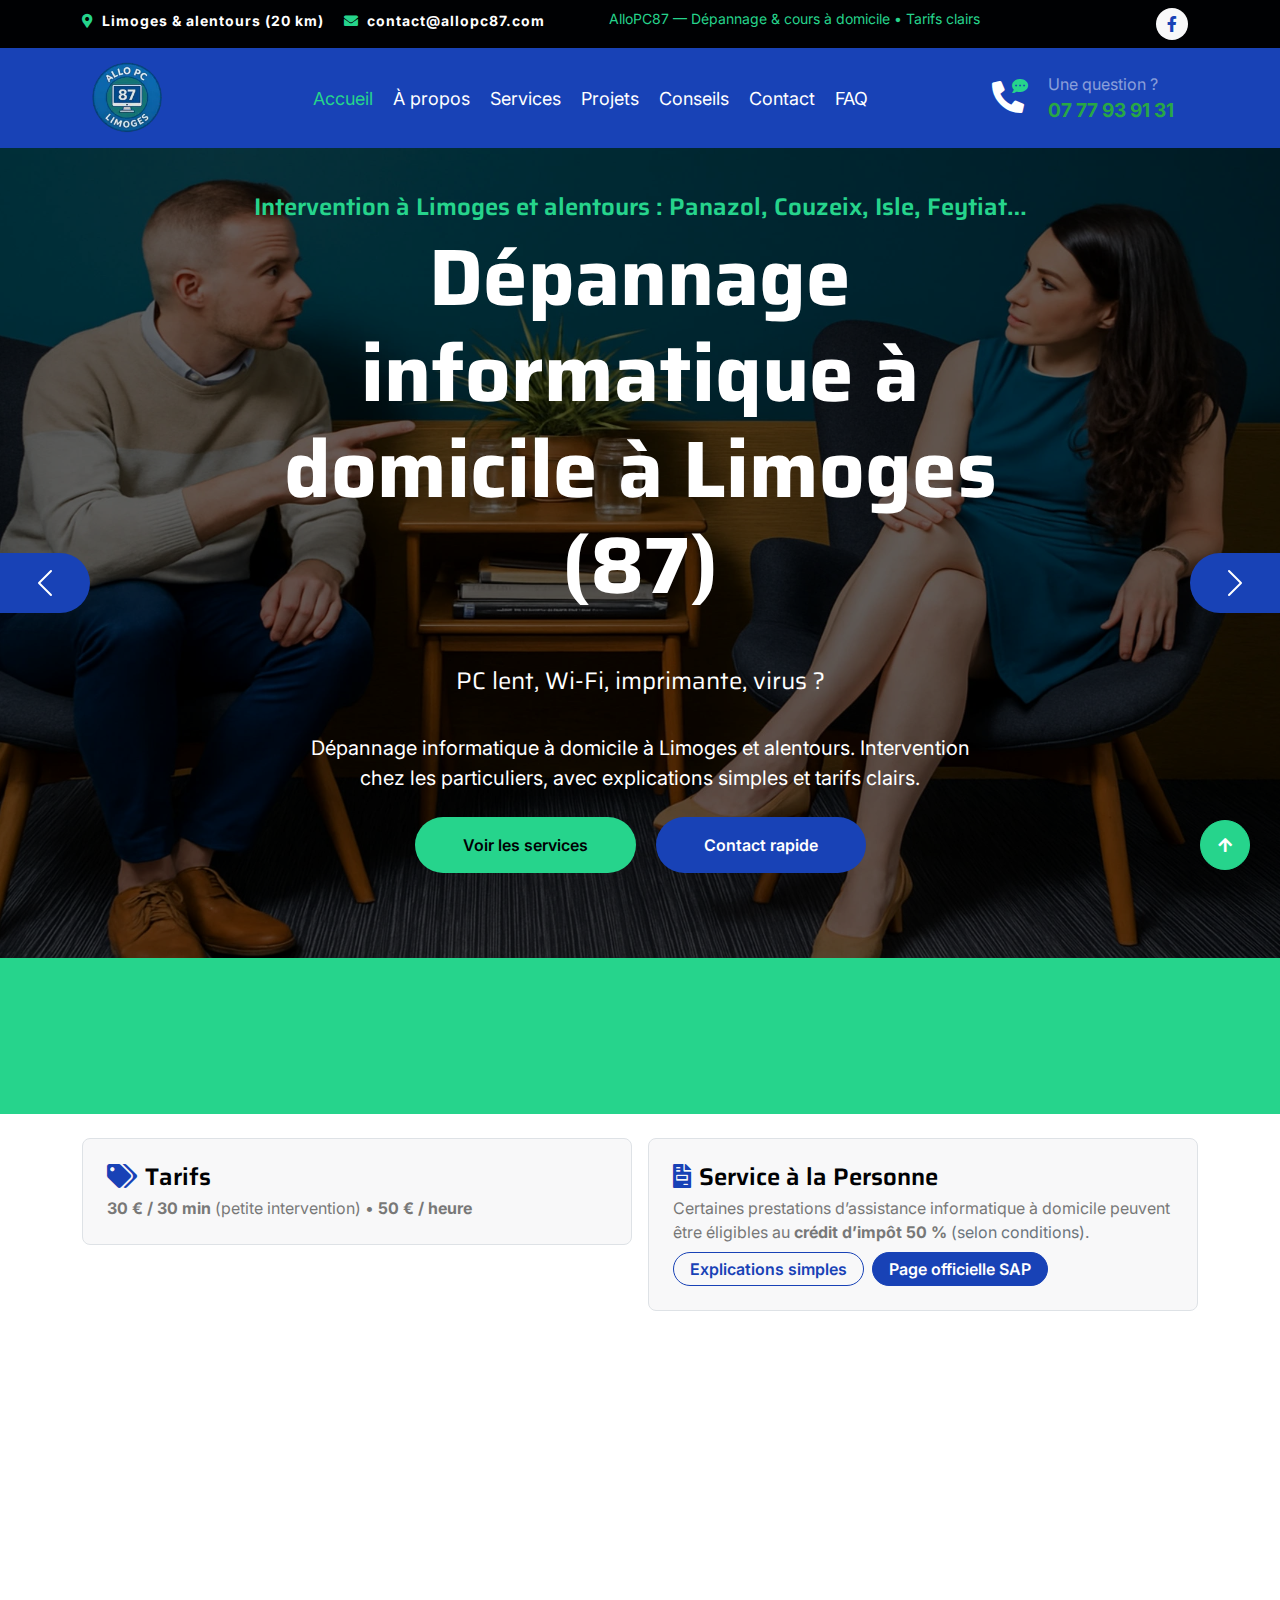
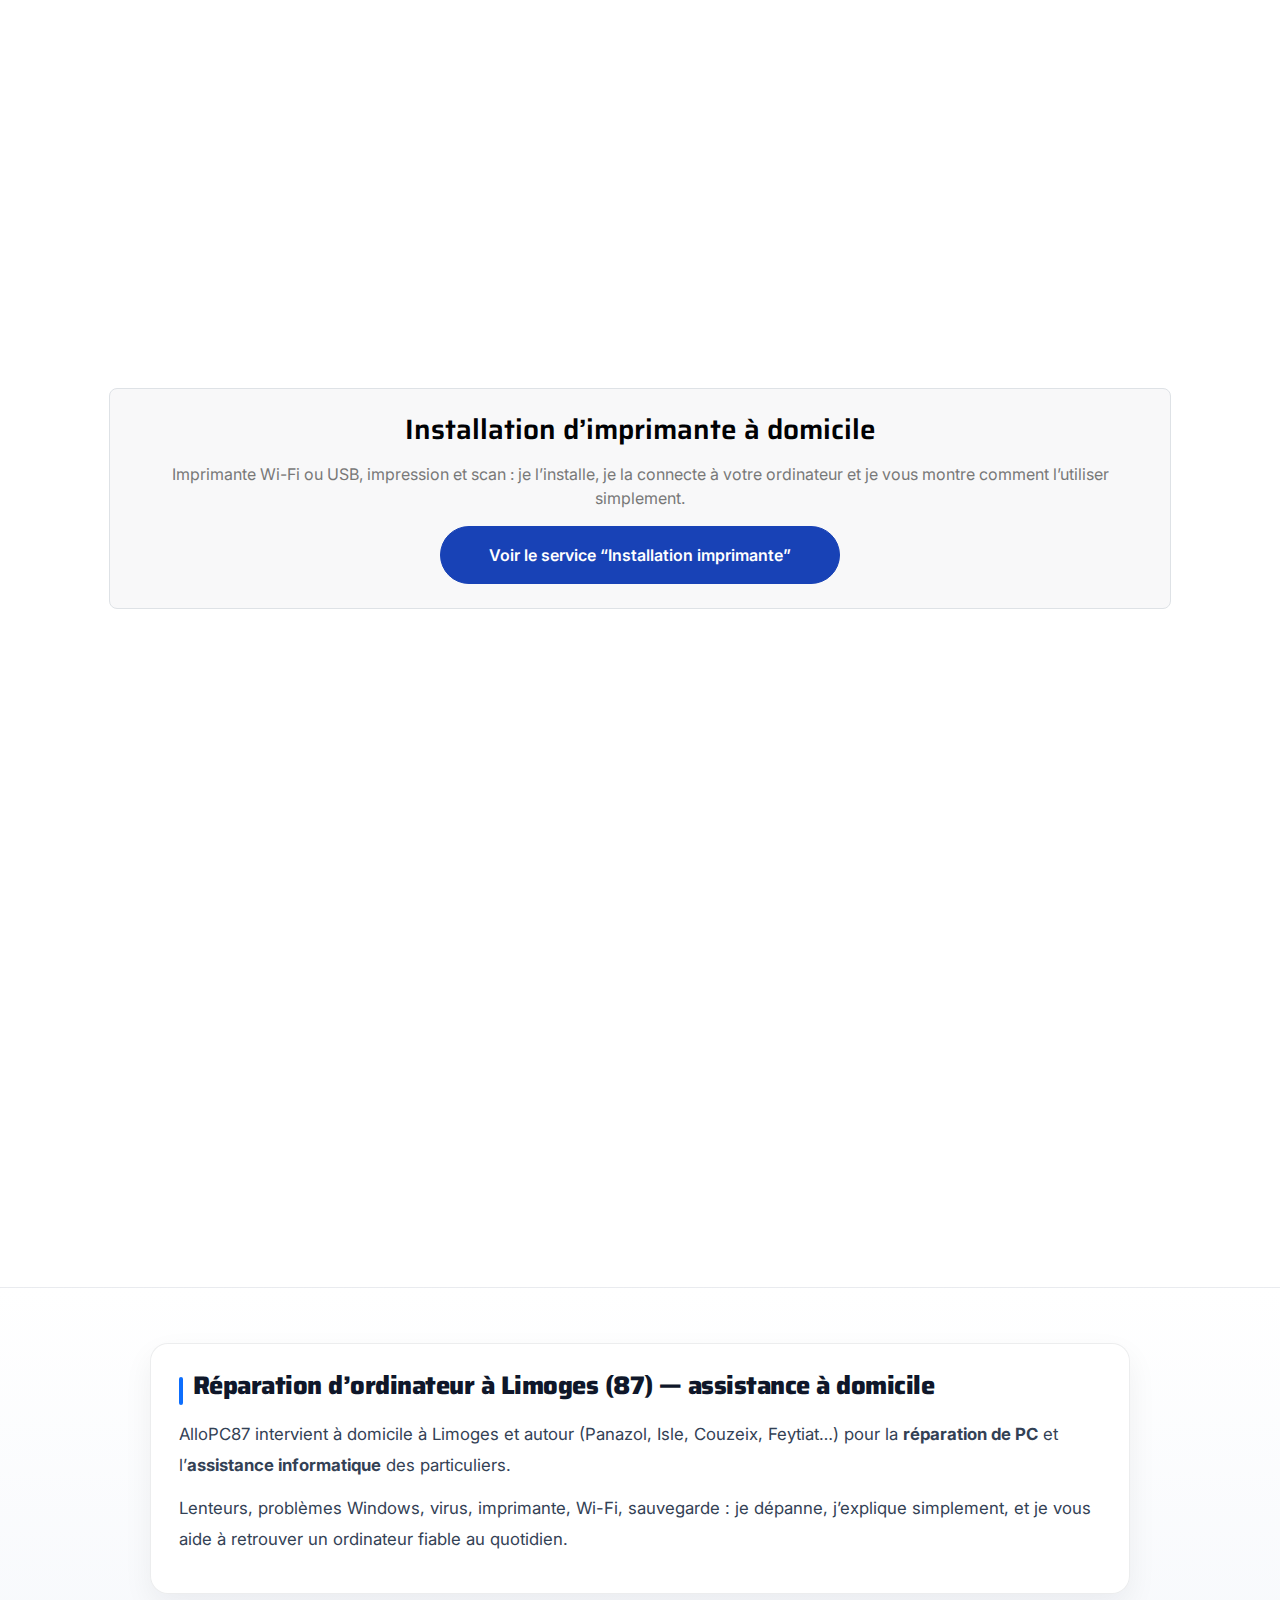
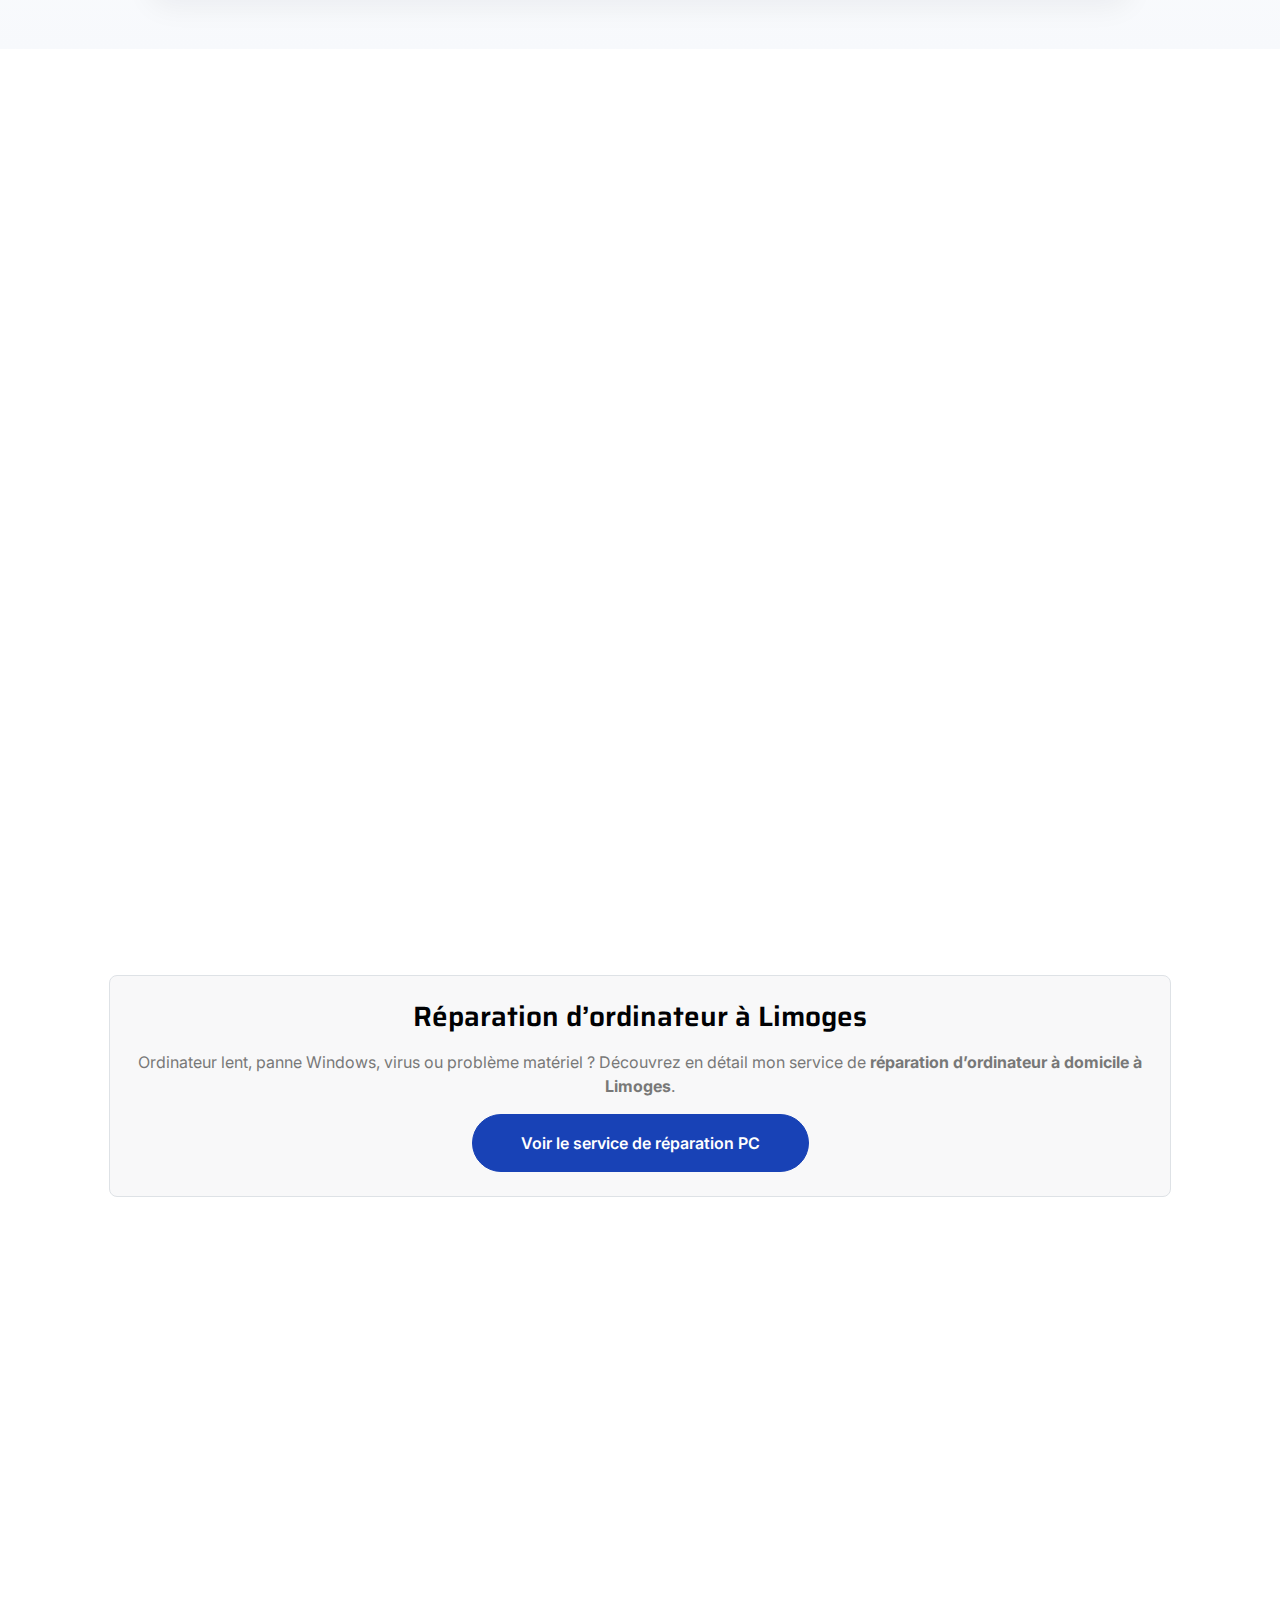
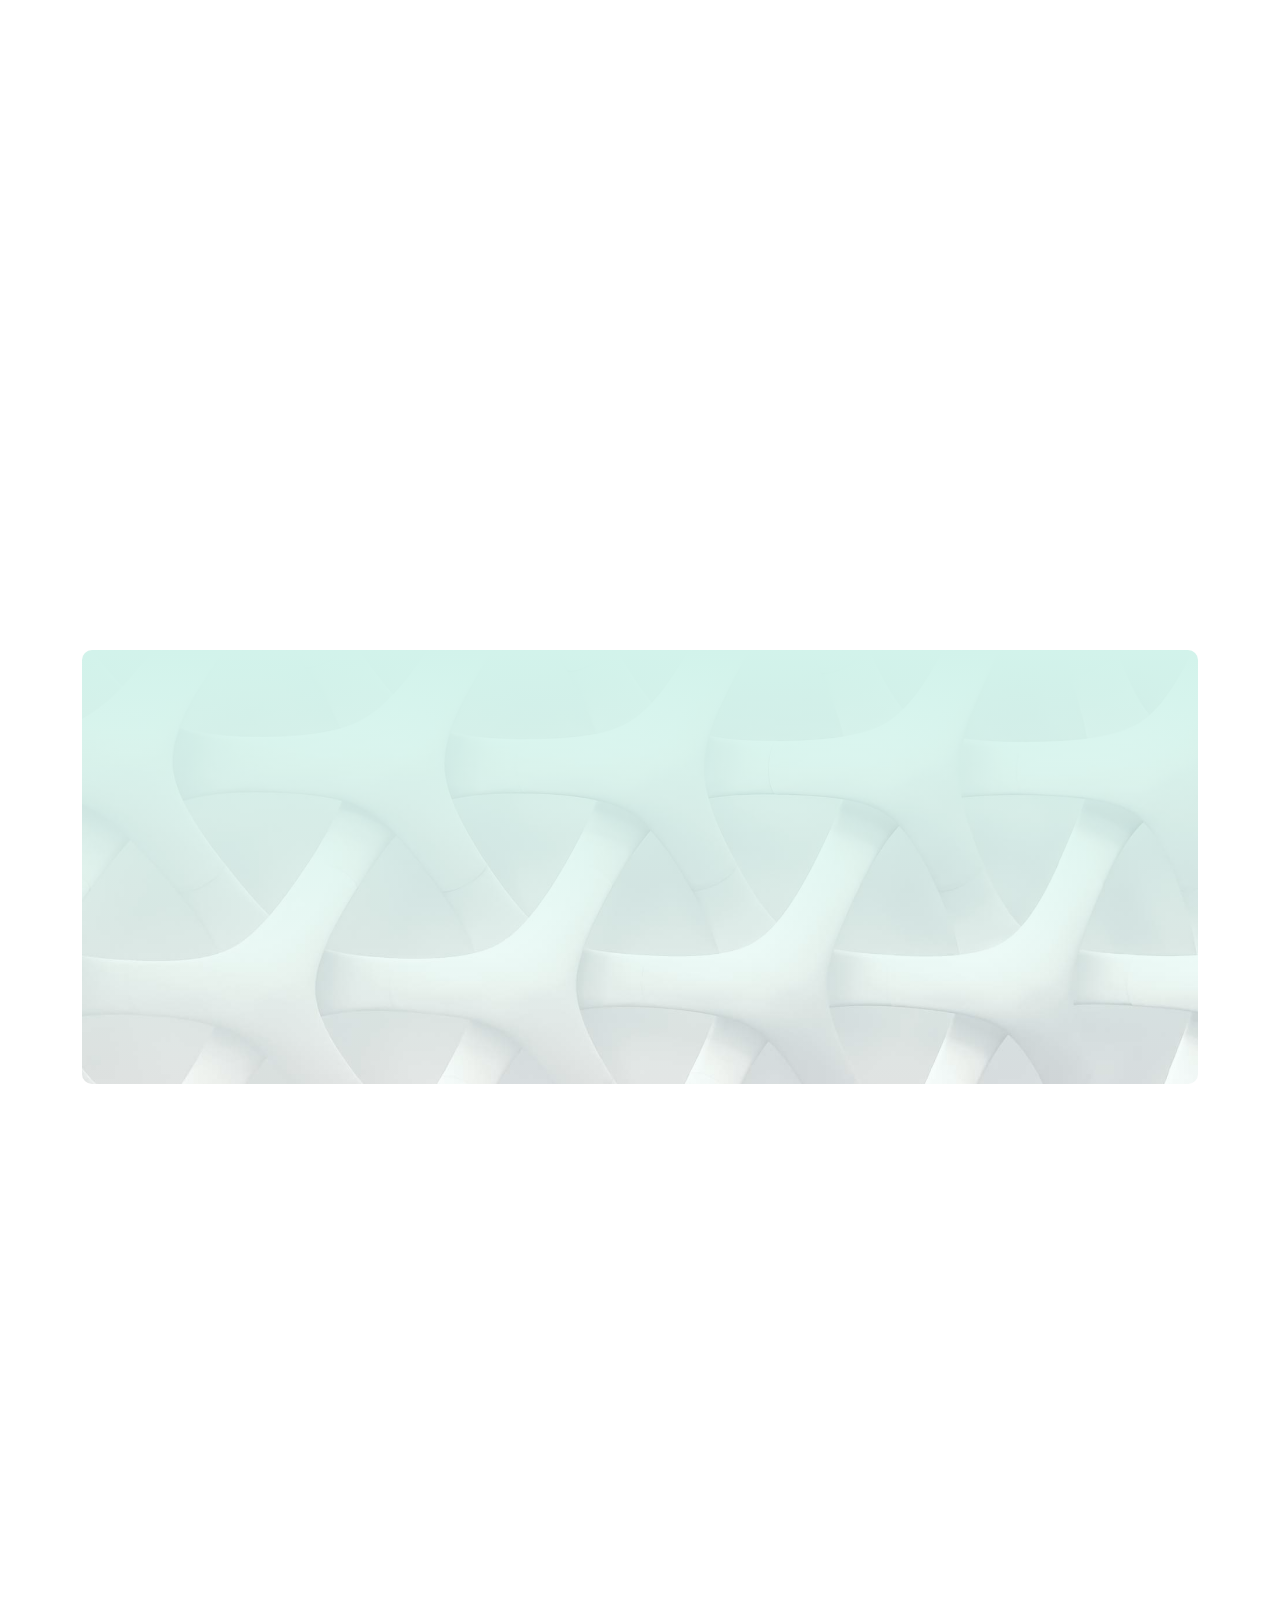
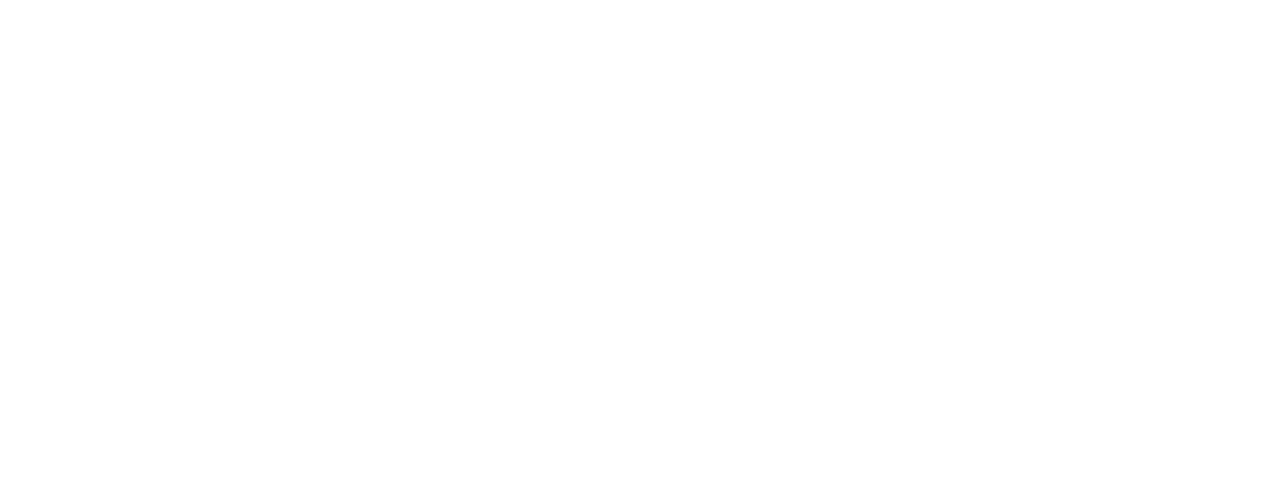
<file: index.html>
<!DOCTYPE html>
<html lang="fr">

<head>
  <meta charset="utf-8">
  <title>Dépannage informatique à Limoges (87) – AlloPC87 | PC, Wi-Fi, imprimante</title>
  <meta content="width=device-width, initial-scale=1.0" name="viewport">
  <meta name="description"
    content="AlloPC87 : dépannage PC/Mac à domicile à Limoges. Lenteurs, Windows, virus, Wi-Fi, imprimantes.Intervention rapide • Devis clair • Technicien local. Mise à niveau & optimisation. Cours personnalisés. Tarifs clairs.">
  <link rel="canonical" href="https://allopc87.com/">
  <meta name="keywords"
    content="dépannage informatique Limoges, réparation ordinateur Limoges, réinstallation Windows, SSD, Wi-Fi, imprimante, cours informatique senior,allopc87">

  <!-- Google Web Fonts -->
  <link rel="preconnect" href="https://fonts.googleapis.com">
  <link rel="preconnect" href="https://fonts.gstatic.com" crossorigin>
  <link
    href="https://fonts.googleapis.com/css2?family=Inter:wght@400;500;600&family=Saira:wght@500;600;700&display=swap"
    rel="stylesheet">

  <!-- Icon Font Stylesheet -->
  <link href="https://cdnjs.cloudflare.com/ajax/libs/font-awesome/5.10.0/css/all.min.css" rel="stylesheet">
  <link href="https://cdn.jsdelivr.net/npm/bootstrap-icons@1.4.1/font/bootstrap-icons.css" rel="stylesheet">

  <!-- Libraries Stylesheet -->
  <link href="lib/animate/animate.min.css" rel="stylesheet">
  <link href="lib/owlcarousel/assets/owl.carousel.min.css" rel="stylesheet">

  <!-- Customized Bootstrap Stylesheet -->
  <link href="css/bootstrap.min.css" rel="stylesheet">

  <!-- Template Stylesheet -->
  <link href="css/style.css" rel="stylesheet">

  <!-- GA -->
  <script async src="https://www.googletagmanager.com/gtag/js?id=G-9ZCFM0CZCV"></script>
  <script>
    window.dataLayer = window.dataLayer || [];
    function gtag() { dataLayer.push(arguments); }
    gtag('js', new Date());
    gtag('config', 'G-9ZCFM0CZCV');
  </script>
</head>

<body>
  <!-- Spinner Start -->
  <div id="spinner"
    class="show position-fixed translate-middle w-100 vh-100 top-50 start-50 d-flex align-items-center justify-content-center">
    <div class="spinner-grow text-primary" role="status"></div>
  </div>
  <!-- Spinner End -->

  <!-- Topbar Start -->
  <div class="container-fluid bg-dark py-2 d-none d-md-flex">
    <div class="container">
      <div class="d-flex justify-content-between topbar">
        <div class="top-info">
          <small class="me-3 fw-bold text-white">
            <i class="fas fa-map-marker-alt me-2 text-secondary"></i>Limoges & alentours (20 km)
          </small>
          <small class="me-3 fw-bold text-white">
            <a href="mailto:contact@allopc87.com" class="fw-bold text-white text-decoration-none">
              <i class="fas fa-envelope me-2 text-secondary"></i>contact@allopc87.com
            </a>
          </small>
        </div>
        <div id="note" class="text-secondary d-none d-xl-flex">
          <small>AlloPC87 — Dépannage & cours à domicile • Tarifs clairs</small>
        </div>
        <div class="top-link">
          <a href="https://www.facebook.com/people/Allo-PC-87-D%C3%A9pannage-Assistance-Informatique/61581957924943/?mibextid=wwXIfr&rdid=wcEuLOye9EVa6t2C&share_url=https%3A%2F%2Fwww.facebook.com%2Fshare%2F17UCAaM5Jk%2F%3Fmibextid%3DwwXIfr"
            target="_blank" class="bg-light nav-fill btn btn-sm-square rounded-circle">
            <i class="fab fa-facebook-f text-primary"></i>
          </a>
        </div>
      </div>
    </div>
  </div>
  <!-- Topbar End -->

  <!-- Navbar Start -->
  <div class="container-fluid bg-primary">
    <div class="container">
      <nav class="navbar navbar-dark navbar-expand-lg py-0">
        <a href="index.html" class="navbar-brand d-flex align-items-center">
          <img src="img/logo4.webp" alt="Assistance PC87" class="img-fluid" style="max-height:90px;">
        </a>
        <button type="button" class="navbar-toggler me-0" data-bs-toggle="collapse" data-bs-target="#navbarCollapse">
          <span class="navbar-toggler-icon"></span>
        </button>
        <div class="collapse navbar-collapse bg-transparent" id="navbarCollapse">
          <div class="navbar-nav ms-auto mx-xl-auto p-0">
            <a href="index.html" class="nav-item nav-link active text-secondary">Accueil</a>
            <a href="about.html" class="nav-item nav-link">À propos</a>
            <a href="service.html" class="nav-item nav-link">Services</a>
            <a href="project.html" class="nav-item nav-link">Projets</a>
            <a href="blog.html" class="nav-item nav-link">Conseils</a>
            <a href="contact.html" class="nav-item nav-link">Contact</a>
            <a href="faq.html" class="nav-item nav-link">FAQ</a>
          </div>
        </div>
        <div class="d-none d-xl-flex flex-shirink-0">
          <div id="phone-tada" class="d-flex align-items-center justify-content-center me-4">
            <a href="tel:+33777939131" class="position-relative animated tada infinite">
              <i class="fa fa-phone-alt text-white fa-2x"></i>
              <div class="position-absolute" style="top: -7px; left: 20px;">
                <span><i class="fa fa-comment-dots text-secondary"></i></span>
              </div>
            </a>
          </div>
          <div class="d-flex flex-column pe-4 ">
            <span class="text-white-50">Une question ?</span>
            <a href="tel:+33777939131" class="phone-link text-secondary text-decoration-none">07 77 93 91 31</a>
          </div>
        </div>
      </nav>
    </div>
  </div>
  <!-- Navbar End -->

  <!-- Carousel Start -->
  <div class="container-fluid px-0">
    <div id="carouselId" class="carousel slide" data-bs-ride="carousel">
      <div class="carousel-inner" role="listbox">
        <div class="carousel-item active">
          <img src="img/carousel-1.webp" class="img-fluid" alt="Dépannage informatique à Limoges">
          <div class="carousel-caption">
            <div class="container carousel-content">
              <h6 class="text-secondary h4 animated fadeInUp">Intervention à Limoges et alentours : Panazol, Couzeix,
                Isle, Feytiat…</h6>
              <h1 class="text-white display-1 mb-4 animated fadeInRight">
                Dépannage informatique à domicile à Limoges (87)<br>
                <span class="fs-4 fw-normal">PC lent, Wi-Fi, imprimante, virus ?</span>
              </h1>
              <p class="mb-4 text-white fs-5 animated fadeInDown">
                Dépannage informatique à domicile à Limoges et alentours.
                Intervention chez les particuliers, avec explications simples et tarifs clairs.
              </p>
              <a href="service.html" class="me-2">
                <button type="button"
                  class="px-4 py-sm-3 px-sm-5 btn btn-primary rounded-pill carousel-content-btn1 animated fadeInLeft">Voir
                  les services</button>
              </a>
              <a href="contact.html" class="ms-2">
                <button type="button"
                  class="px-4 py-sm-3 px-sm-5 btn btn-primary rounded-pill carousel-content-btn2 animated fadeInRight">Contact
                  rapide</button>
              </a>
            </div>
          </div>
        </div>
        <div class="carousel-item">
          <img src="img/carousel-2.jpg" class="img-fluid" alt="Cours & accompagnement informatique Limoges">
          <div class="carousel-caption">
            <div class="container carousel-content">
              <h6 class="text-secondary h4 animated fadeInUp">Accompagnement & cours personnalisés</h6>
              <h2 class="text-white display-1 mb-4 animated fadeInLeft">Windows, e-mail, transfert photos, démarches en
                ligne...</h2>
              <p class="mb-4 text-white fs-5 animated fadeInDown">
                Cours personnalisés à domicile, adaptés aux débutants et aux seniors. Programme simple, progressif et
                pratique.
              </p>
              <a href="service.html" class="me-2">
                <button type="button"
                  class="px-4 py-sm-3 px-sm-5 btn btn-primary rounded-pill carousel-content-btn1 animated fadeInLeft">En
                  savoir plus</button>
              </a>
              <a href="tel:+33777939131" class="ms-2">
                <button type="button"
                  class="px-4 py-sm-3 px-sm-5 btn btn-primary rounded-pill carousel-content-btn2 animated fadeInRight">Appeler
                  AlloPC87</button>
              </a>
            </div>
          </div>
        </div>
      </div>
      <button class="carousel-control-prev" type="button" data-bs-target="#carouselId" data-bs-slide="prev">
        <span class="carousel-control-prev-icon" aria-hidden="true"></span>
        <span class="visually-hidden">Précédent</span>
      </button>
      <button class="carousel-control-next" type="button" data-bs-target="#carouselId" data-bs-slide="next">
        <span class="carousel-control-next-icon" aria-hidden="true"></span>
        <span class="visually-hidden">Suivant</span>
      </button>
    </div>
  </div>
  <!-- Carousel End -->

  <!-- Infos clés -->
  <div class="container-fluid bg-secondary py-5">
    <div class="container">
      <div class="row">
        <div class="col-lg-3 wow fadeIn" data-wow-delay=".1s">
          <div class="d-flex counter">
            <h2 class="me-3 text-primary counter-value">20</h2>
            <h5 class="text-white mt-1">km autour de Limoges</h5>
          </div>
        </div>

        <div class="col-lg-3 wow fadeIn" data-wow-delay=".3s">
          <div class="d-flex counter">
            <h2 class="me-3 text-primary counter-value">24</h2>
            <h5 class="text-white mt-1">Heure prise en charge rapide</h5>
          </div>
        </div>

        <div class="col-lg-3 wow fadeIn" data-wow-delay=".5s">
          <div class="d-flex counter">
            <h2 class="me-3 text-primary counter-value">100</h2>
            <h5 class="text-white mt-1">% Cours adaptés seniors & débutants</h5>
          </div>
        </div>

        <div class="col-lg-3 wow fadeIn" data-wow-delay=".7s">
          <div class="d-flex counter">
            <h2 class="me-3 text-primary counter-value">1</h2>
            <h5 class="text-white mt-1">Interlocuteur unique de A à Z</h5>
          </div>
        </div>
      </div>
    </div>
  </div>
  <!-- Tarifs + SAP (Home) -->
  <div class="container my-4">
    <div class="row g-3">
      <div class="col-lg-6">
        <div class="bg-light border rounded p-4 home-note">
          <h4 class="mb-1"><i class="fas fa-tags text-primary me-2"></i>Tarifs</h4>
          <p class="mb-0"><strong>30 € / 30 min</strong> (petite intervention) • <strong>50 € / heure</strong></p>
        </div>
      </div>
      <div class="col-lg-6">
        <div class="bg-light border rounded p-4 home-note">
          <h4 class="mb-1"><i class="fas fa-file-invoice text-primary me-2"></i>Service à la Personne</h4>
          <p class="mb-0">
  Certaines prestations d’assistance informatique à domicile peuvent être éligibles au
  <strong>crédit d’impôt 50 %</strong> <span class="text-muted">(selon conditions)</span>.
</p>

<div class="mt-2 d-flex flex-wrap gap-2">
  <a href="faq.html" class="btn btn-outline-primary rounded-pill px-3 py-1">Explications simples</a>
  <a href="https://adherent.acces-sap.com/page-sap/tFmsvP7cjCmUYdTrdBfB0C4l1dGvKX4FXU-y3a5ZFcs="
     target="_blank" rel="noopener"
     class="btn btn-primary rounded-pill px-3 py-1">
    Page officielle SAP
  </a>
</div>
        </div>
      </div>
    </div>
  </div>
  <!-- About Start -->
  <div class="container-fluid py-5 my-5">
    <div class="container pt-5">
      <div class="row g-5">
        <div class="col-lg-5 col-md-6 col-sm-12 wow fadeIn" data-wow-delay=".3s">
          <div class="h-100 position-relative">
            <img src="img/about4.webp" class="img-fluid w-75 rounded" alt="PC87 dépannage informatique Limoges"
              style="margin-bottom: 25%;">
            <div class="position-absolute w-75" style="top: 25%; left: 25%;">
              <img src="img/admin.jpg" class="img-fluid w-100 rounded" alt="Mise à niveau Windows & optimisation PC">
            </div>
          </div>
        </div>
        <div class="col-lg-7 col-md-6 col-sm-12 wow fadeIn" data-wow-delay=".5s">
          <h5 class="text-primary">À propos</h5>
          <h2 class="mb-4">AlloPC87 — Dépannage & cours informatiques à Limoges</h2>
          <p>
            Passionné d’informatique et pédagogue, j’accompagne les particuliers de Limoges sur les sujets du quotidien
            : Windows, Wi-Fi, imprimantes, sécurité, comptes et transferts de données. J’interviens à domicile avec des
            explications simples et des solutions durables.
          </p>
          <p class="mb-4">
            Avant chaque intervention, j’explique clairement les options et j’établis un devis rapide. Objectif :
            remettre votre ordinateur en forme et vous rendre autonome, sans jargon ni mauvaise surprise.
          </p>
          <a href="service.html" class="btn btn-secondary rounded-pill px-5 py-3 text-white">Découvrir les services</a>
        </div>
      </div>
    </div>
  </div>
  <!-- About End -->

  <div class="row justify-content-center mt-4">
  <div class="col-lg-10">
    <div class="bg-light border rounded p-4 text-center">
      <h3 class="mb-3">Installation d’imprimante à domicile</h3>
      <p class="mb-3">
        Imprimante Wi-Fi ou USB, impression et scan : je l’installe, je la connecte à votre ordinateur
        et je vous montre comment l’utiliser simplement.
      </p>
      <a href="installation-imprimante-limoges.html"
         class="btn btn-primary rounded-pill px-5 py-3">
        Voir le service “Installation imprimante”
      </a>
    </div>
  </div>
</div>

  <!-- Services Start -->
  <div class="container-fluid services py-5 mb-5">
    <div class="container">
      <div class="text-center mx-auto pb-5 wow fadeIn" data-wow-delay=".3s" style="max-width: 600px;">
        <h5 class="text-primary">Nos services</h5>
        <h2>Des solutions simples & efficaces</h2>
      </div>

      <div class="row g-5 services-inner">
        <div class="col-md-6 col-lg-4 wow fadeIn" data-wow-delay=".3s">
          <div class="services-item bg-light">
            <div class="p-4 text-center services-content">
              <div class="services-content-icon">
                <i class="fas fa-tools fa-7x mb-4 text-primary"></i>
                <h4 class="mb-3">Dépannage à domicile</h4>
                <p class="mb-4">Pannes, lenteurs, écran bleu/noir, virus, Wi-Fi/imprimante, récupération de données.</p>
                <a href="service.html" class="btn btn-secondary text-white px-5 py-3 rounded-pill">Voir les tarifs</a>
              </div>
            </div>
          </div>
        </div>

        <div class="col-md-6 col-lg-4 wow fadeIn" data-wow-delay=".5s">
          <div class="services-item bg-light">
            <div class="p-4 text-center services-content">
              <div class="services-content-icon">
                <i class="fas fa-rocket fa-7x mb-4 text-primary"></i>
                <h4 class="mb-3">Mise à niveau Windows & optimisation</h4>
                <p class="mb-4">Réinstallation propre, nettoyage & transfert, réglages de performance.</p>
                <a href="service.html" class="btn btn-secondary text-white px-5 py-3 rounded-pill">En savoir plus</a>
              </div>
            </div>
          </div>
        </div>

        <div class="col-md-6 col-lg-4 wow fadeIn" data-wow-delay=".7s">
          <div class="services-item bg-light">
            <div class="p-4 text-center services-content">
              <div class="services-content-icon">
                <i class="fas fa-chalkboard-teacher fa-7x mb-4 text-primary"></i>
                <h4 class="mb-3">Accompagnement & cours</h4>
                <p class="mb-4">Initiation, e-mail, photos, web, démarches en ligne, sécurité, prise en main smartphone.
                </p>
                <a href="service.html" class="btn btn-secondary text-white px-5 py-3 rounded-pill">Voir les forfaits</a>
              </div>
            </div>
          </div>
        </div>
      </div> <!-- /row g-5 services-inner -->
    </div> <!-- /container -->
  </div> <!-- /container-fluid services -->
  <!-- Services End -->

  <!-- SEO Start-->
  <section class="seo-local">
    <div class="container">
      <h2>Réparation d’ordinateur à Limoges (87) — assistance à domicile</h2>
      <p>
        AlloPC87 intervient à domicile à Limoges et autour (Panazol, Isle, Couzeix, Feytiat…) pour la
        <strong>réparation de PC</strong> et l’<strong>assistance informatique</strong> des particuliers.
      </p>
      <p>
        Lenteurs, problèmes Windows, virus, imprimante, Wi-Fi, sauvegarde : je dépanne, j’explique simplement,
        et je vous aide à retrouver un ordinateur fiable au quotidien.
      </p>
    </div>
  </section>
  <!-- SEO End-->

  <!-- Projects Start -->
  <div class="container-fluid project py-5 mb-5">
    <div class="container">
      <div class="text-center mx-auto pb-5 wow fadeIn" data-wow-delay=".3s" style="max-width: 600px;">
        <h5 class="text-primary">Interventions</h5>
        <h2>Quelques exemples</h2>
      </div>

      <div class="row g-5">
        <div class="col-md-6 col-lg-4 wow fadeIn" data-wow-delay=".3s">
          <div class="project-item">
            <div class="project-img">
              <img src="img/project-1.jpg" class="img-fluid w-100 rounded" alt="Réinstallation Windows">
              <div class="project-content">
                <a href="reparation-ordinateur-limoges.html" class="text-center">
                  <h4 class="text-secondary">Réinstallation Windows</h4>
                  <p class="m-0 text-white">Nettoyage & transferts</p>
                </a>
              </div>
            </div>
          </div>
        </div>

        <div class="col-md-6 col-lg-4 wow fadeIn" data-wow-delay=".5s">
          <div class="project-item">
            <div class="project-img">
              <img src="img/project-2.jpg" class="img-fluid w-100 rounded" alt="Sécurité & antivirus">
              <div class="project-content">
                <a href="#" class="text-center">
                  <h4 class="text-secondary">Sécurité & antivirus</h4>
                  <p class="m-0 text-white">Suppression de menaces</p>
                </a>
              </div>
            </div>
          </div>
        </div>

        <div class="col-md-6 col-lg-4 wow fadeIn" data-wow-delay=".7s">
          <div class="project-item">
            <div class="project-img">
              <img src="img/project-3.jpg" class="img-fluid w-100 rounded" alt="Réseau & Wi-Fi">
              <div class="project-content">
                <a href="installation-imprimante-limoges.html" class="text-center">
                  <h4 class="text-secondary">Réseau & Wi-Fi</h4>
                  <p class="m-0 text-white">Box, imprimantes, partage</p>
                </a>
              </div>
            </div>
          </div>
        </div>

        <div class="col-md-6 col-lg-4 wow fadeIn" data-wow-delay=".3s">
          <div class="project-item">
            <div class="project-img">
              <img src="img/project-4.jpg" class="img-fluid w-100 rounded" alt="Sauvegarde & stockage">
              <div class="project-content">
                <a href="#" class="text-center">
                  <h4 class="text-secondary">Sauvegarde & stockage</h4>
                  <p class="m-0 text-white">Cloud / disque externe</p>
                </a>
              </div>
            </div>
          </div>
        </div>

        <div class="col-md-6 col-lg-4 wow fadeIn" data-wow-delay=".5s">
          <div class="project-item">
            <div class="project-img">
              <img src="img/project-5.jpg" class="img-fluid w-100 rounded" alt="Optimisation PC">
              <div class="project-content">
                <a href="#" class="text-center">
                  <h4 class="text-secondary">Optimisation PC</h4>
                  <p class="m-0 text-white">SSD/RAM si nécessaire</p>
                </a>
              </div>
            </div>
          </div>
        </div>

        <div class="col-md-6 col-lg-4 wow fadeIn" data-wow-delay=".7s">
          <div class="project-item">
            <div class="project-img">
              <img src="img/project-6.jpg" class="img-fluid w-100 rounded" alt="Cours & accompagnement">
              <div class="project-content">
                <a href="depannage-informatique-limoges.html" class="text-center">
                  <h4 class="text-secondary">Cours & accompagnement</h4>
                  <p class="m-0 text-white">Individuel & forfaits</p>
                </a>
              </div>
            </div>
          </div>
        </div>

      </div>
    </div>
  </div>
  <!-- Projects End -->

   <div class="row justify-content-center mt-5">
        <div class="col-lg-10">
          <div class="bg-light border rounded p-4 text-center">
            <h3 class="mb-3">
              Réparation d’ordinateur à Limoges
            </h3>
            <p class="mb-3">
              Ordinateur lent, panne Windows, virus ou problème matériel ?
              Découvrez en détail mon service de
              <strong>réparation d’ordinateur à domicile à Limoges</strong>.
            </p>
            <a href="reparation-ordinateur-limoges.html" class="btn btn-primary rounded-pill px-5 py-3">
              Voir le service de réparation PC
            </a>
          </div>
        </div>
      </div>
    </div>
  </div>
  <!-- Lien vers page spécialisée : installation imprimante -->


  <!-- Blog Start -->
  <!-- Blog Start -->
  <div class="container-fluid blog py-5 mb-5">
    <div class="container">
      <div class="text-center mx-auto pb-5 wow fadeIn" data-wow-delay=".3s" style="max-width: 600px;">
        <h5 class="text-primary">Conseils</h5>
        <h2>Astuces & infos utiles</h2>
      </div>

      <div class="row g-5 justify-content-center">
        <div class="col-lg-6 col-xl-4 wow fadeIn" data-wow-delay=".3s">
          <div class="blog-item position-relative bg-light rounded">
            <img src="img/blog-1.jpg" class="img-fluid w-100 rounded-top" alt="Supprimer un virus sur PC à Limoges">
            <span class="position-absolute px-4 py-3 bg-primary text-white rounded"
              style="top: -28px; right: 20px;">Sécurité</span>
            <div class="blog-btn d-flex justify-content-between position-relative px-3" style="margin-top: -75px;">
              <div class="blog-icon btn btn-secondary px-3 rounded-pill my-auto">
                <a href="supprimer-virus-ordinateur-limoges.html" class="btn text-white">Lire</a>
              </div>
            </div>
            <div class="blog-content text-center position-relative px-3" style="margin-top: -25px;">
              <img src="img/admin.jpg" class="img-fluid rounded-circle border border-4 border-white mb-3" alt="">
              <h5>Virus sur PC : comment s'en débarrasser</h5>
              <span class="text-secondary">Conseil Allo PC87</span>
              <p class="py-2">Faux supports techniques, arnaques, adwares : les bons réflexes pour protéger votre ordinateur.</p>
            </div>
            <div class="blog-coment d-flex justify-content-between px-4 py-2 border bg-primary rounded-bottom">
              <a href="supprimer-virus-ordinateur-limoges.html" class="text-white"><small><i class="fas fa-arrow-right me-2 text-secondary"></i>Lire l'article</small></a>
              <span class="text-white"><small>Allo PC87 — Limoges</small></span>
            </div>
          </div>
        </div>

        <div class="col-lg-6 col-xl-4 wow fadeIn" data-wow-delay=".5s">
          <div class="blog-item position-relative bg-light rounded">
            <img src="img/blog-2.jpg" class="img-fluid w-100 rounded-top" alt="Accélérer un PC Windows lent à Limoges">
            <span class="position-absolute px-4 py-3 bg-primary text-white rounded"
              style="top: -28px; right: 20px;">Windows</span>
            <div class="blog-btn d-flex justify-content-between position-relative px-3" style="margin-top: -75px;">
              <div class="blog-icon btn btn-secondary px-3 rounded-pill my-auto">
                <a href="accelerer-pc-windows-limoges.html" class="btn text-white">Lire</a>
              </div>
            </div>
            <div class="blog-content text-center position-relative px-3" style="margin-top: -25px;">
              <img src="img/admin.jpg" class="img-fluid rounded-circle border border-4 border-white mb-3" alt="">
              <h5>PC Windows lent ? 7 solutions pour l'accélérer</h5>
              <span class="text-secondary">Conseil Allo PC87</span>
              <p class="py-2">Nettoyage, réinstallation, SSD/RAM : les 7 étapes qui font la différence sur un ordinateur ancien.</p>
            </div>
            <div class="blog-coment d-flex justify-content-between px-4 py-2 border bg-primary rounded-bottom">
              <a href="accelerer-pc-windows-limoges.html" class="text-white"><small><i class="fas fa-arrow-right me-2 text-secondary"></i>Lire l'article</small></a>
              <span class="text-white"><small>Allo PC87 — Limoges</small></span>
            </div>
          </div>
        </div>

        <div class="col-lg-6 col-xl-4 wow fadeIn" data-wow-delay=".7s">
          <div class="blog-item position-relative bg-light rounded">
            <img src="img/blog-3.jpg" class="img-fluid w-100 rounded-top" alt="Améliorer le Wi-Fi à la maison à Limoges">
            <span class="position-absolute px-4 py-3 bg-primary text-white rounded"
              style="top: -28px; right: 20px;">Wi-Fi</span>
            <div class="blog-btn d-flex justify-content-between position-relative px-3" style="margin-top: -75px;">
              <div class="blog-icon btn btn-secondary px-3 rounded-pill my-auto">
                <a href="ameliorer-wifi-limoges.html" class="btn text-white">Lire</a>
              </div>
            </div>
            <div class="blog-content text-center position-relative px-3" style="margin-top: -25px;">
              <img src="img/admin.jpg" class="img-fluid rounded-circle border border-4 border-white mb-3" alt="">
              <h5>Améliorer le Wi-Fi à la maison</h5>
              <span class="text-secondary">Conseil Allo PC87</span>
              <p class="py-2">Placement de la box, répéteurs, CPL, mesh : les bonnes pratiques pour une connexion stable.</p>
            </div>
            <div class="blog-coment d-flex justify-content-between px-4 py-2 border bg-primary rounded-bottom">
              <a href="ameliorer-wifi-limoges.html" class="text-white"><small><i class="fas fa-arrow-right me-2 text-secondary"></i>Lire l'article</small></a>
              <span class="text-white"><small>Allo PC87 — Limoges</small></span>
            </div>
          </div>
        </div>

      </div>
    </div>
  </div>
  <!-- Blog End -->
  <!-- Blog End -->

  <!-- Contact Start -->
  <div class="container-fluid py-5 mb-5">
    <div class="container">
      <div class="text-center mx-auto pb-5 wow fadeIn" data-wow-delay=".3s" style="max-width: 600px;">
        <h5 class="text-primary">Contact</h5>
        <h2 class="mb-3">Un besoin ? On en parle</h2>
        <p class="mb-2">Appelez directement ou envoyez un message via le formulaire.</p>
      </div>

      <div class="contact-detail position-relative p-5">
        <div class="row g-5 mb-5 justify-content-center">
          <div class="col-xl-4 col-lg-6 wow fadeIn" data-wow-delay=".3s">
            <div class="d-flex bg-light p-3 rounded">
              <div class="flex-shrink-0 btn-square bg-secondary rounded-circle" style="width: 64px; height: 64px;">
                <i class="fas fa-map-marker-alt text-white"></i>
              </div>
              <div class="ms-3">
                <h4 class="text-primary">Zone</h4>
                <span class="h5">Limoges & 20 km</span>
              </div>
            </div>
          </div>

          <div class="col-xl-4 col-lg-6 wow fadeIn" data-wow-delay=".5s">
            <div class="d-flex bg-light p-3 rounded">
              <div class="flex-shrink-0 btn-square bg-secondary rounded-circle" style="width: 64px; height: 64px;">
                <i class="fa fa-phone text-white"></i>
              </div>
              <div class="ms-3">
                <h4 class="text-primary">Téléphone</h4>
                <a class="h5 text-decoration-none" href="tel:+33777939131">07 77 93 91 31</a>
              </div>
            </div>
          </div>

          <div class="col-xl-4 col-lg-6 wow fadeIn" data-wow-delay=".7s">
            <div class="d-flex bg-light p-3 rounded">
              <div class="flex-shrink-0 btn-square bg-secondary rounded-circle" style="width: 64px; height: 64px;">
                <i class="fa fa-envelope text-white"></i>
              </div>
              <div class="ms-3">
                <h4 class="text-primary">E-mail</h4>
                <a class="h5 text-decoration-none break-mail" href="mailto:contact@allopc87.com">
                  contact@allopc87.com
                </a>
              </div>
            </div>
          </div>
        </div>

        <div class="row g-5">
          <div class="col-lg-6 wow fadeIn" data-wow-delay=".3s">
            <div class="p-5 h-100 rounded contact-map">
              <iframe class="rounded w-100 h-100" src="https://www.google.com/maps?q=Limoges&output=embed"
                style="border:0;" allowfullscreen loading="lazy" referrerpolicy="no-referrer-when-downgrade"></iframe>
            </div>
          </div>

          <div class="col-lg-6 wow fadeIn" data-wow-delay=".5s">
            <div class="p-5 rounded contact-form">
              <form action="https://formspree.io/f/xpwrbaya" method="POST">
                <div class="mb-4">
                  <input name="name" type="text" class="form-control border-0 py-3" placeholder="Votre nom" required>
                </div>
                <div class="mb-4">
                  <input name="email" type="email" class="form-control border-0 py-3" placeholder="Votre e-mail"
                    required>
                </div>
                <div class="mb-4">
                  <input name="subject" type="text" class="form-control border-0 py-3"
                    placeholder="Sujet (ex : PC lent / Wi-Fi / cours)">
                </div>
                <div class="mb-4">
                  <textarea name="message" class="w-100 form-control border-0 py-3" rows="6"
                    placeholder="Votre message"></textarea>
                </div>
                <div class="text-start">
                  <button class="btn bg-primary text-white py-3 px-5" type="submit">Envoyer</button>
                </div>
              </form>
            </div>
          </div>
        </div>

      </div>
    </div>
  </div>
  <!-- Contact End -->

  <!-- Footer Start -->
  <div class="container-fluid footer bg-dark wow fadeIn" data-wow-delay=".3s">
    <div class="container pt-5 pb-4">
      <div class="row g-5">
        <div class="col-lg-3 col-md-6">
          <a href="index.html" class="navbar-brand d-flex align-items-center">
            <img src="img/logo4.webp" alt="Assistance PC87" class="img-fluid" style="max-height:100px;">
          </a>
          <p class="mt-4 text-light">Dépannage informatique & cours à domicile — Limoges. Tarifs clairs, rendez-vous
            rapides.</p>
          <div class="d-flex hightech-link">
            <a href="https://www.facebook.com/people/Allo-PC-87-D%C3%A9pannage-Assistance-Informatique/61581957924943/?mibextid=wwXIfr&rdid=wcEuLOye9EVa6t2C&share_url=https%3A%2F%2Fwww.facebook.com%2Fshare%2F17UCAaM5Jk%2F%3Fmibextid%3DwwXIfr"
              target="_blank" rel="noopener" class="btn-light nav-fill btn btn-square rounded-circle me-2">
              <i class="fab fa-facebook-f text-primary"></i>
            </a>
          </div>
        </div>

        <div class="col-lg-3 col-md-6">
          <span class="h3 text-secondary">Liens</span>
          <div class="mt-4 d-flex flex-column short-link">
            <a href="about.html" class="mb-2 text-white"><i class="fas fa-angle-right text-secondary me-2"></i>À
              propos</a>
            <a href="contact.html" class="mb-2 text-white"><i
                class="fas fa-angle-right text-secondary me-2"></i>Contact</a>
            <a href="service.html" class="mb-2 text-white"><i
                class="fas fa-angle-right text-secondary me-2"></i>Services</a>
            <a href="project.html" class="mb-2 text-white"><i
                class="fas fa-angle-right text-secondary me-2"></i>Projets</a>
            <a href="blog.html" class="mb-2 text-white"><i
                class="fas fa-angle-right text-secondary me-2"></i>Conseils</a>
            <a href="faq.html" class="mb-2 text-white">
              <i class="fas fa-angle-right text-secondary me-2"></i>FAQ
            </a>
          </div>
        </div>

        <div class="col-lg-3 col-md-6">
          <span class="h3 text-secondary">Infos</span>
          <div class="mt-4 d-flex flex-column help-link">
            <span class="mb-2 text-white">
              <i class="fas fa-angle-right text-secondary me-2"></i>
              Lun–Sam • 9h–18h
            </span>
            <span class="mb-2 text-white">
              <i class="fas fa-angle-right text-secondary me-2"></i>
              Limoges & 20 km
            </span>

            <!-- OFFICIEL -->
            <span class="mb-2 text-white">
              <i class="fas fa-angle-right text-secondary me-2"></i>
              Entreprise déclarée (micro-entreprise)
            </span>
            <span class="mb-2 text-white">
              <i class="fas fa-angle-right text-secondary me-2"></i>
              SIRET : 99963198900012
            </span>
            <span class="mb-2 text-white">
              <i class="fas fa-angle-right text-secondary me-2"></i>
              Assurance RC Professionnelle
            </span>

            <!-- SAP  -->
            <span class="mb-2 text-white">
              <i class="fas fa-angle-right text-secondary me-2"></i>
              Services à la Personne (selon conditions)
            </span>
          </div>
        </div>


        <div class="col-lg-3 col-md-6">
          <span class="h3 text-secondary">Nous joindre</span>
          <div class="text-white mt-4 d-flex flex-column contact-link">
            <a class="pb-3 text-light border-bottom border-primary"><i
                class="fas fa-map-marker-alt text-secondary me-2"></i> Limoges</a>
            <a href="tel:+33777939131" class="py-3 text-light border-bottom border-primary"><i
                class="fas fa-phone-alt text-secondary me-2"></i> 07 77 93 91 31</a>
            <a href="mailto:contact@allopc87.com" class="py-3 text-light border-bottom border-primary"><i
                class="fas fa-envelope text-secondary me-2"></i> contact@allopc87.com</a>
          </div>
        </div>
      </div>

      <hr class="text-light mt-5 mb-4">
      <div class="row">
        <div class="col-md-6 text-center text-md-start">
          <span class="text-light">© <span class="text-secondary">AlloPC87</span> — Tous droits réservés.</span>
        </div>
      </div>
    </div>
  </div>
  <!-- Footer End -->

  <!-- Back to Top -->
  <a href="#" class="btn btn-secondary btn-square rounded-circle back-to-top">
    <i class="fa fa-arrow-up text-white"></i>
  </a>

  <!-- JavaScript Libraries -->
  <script src="https://ajax.googleapis.com/ajax/libs/jquery/3.6.4/jquery.min.js"></script>
  <script src="https://cdn.jsdelivr.net/npm/bootstrap@5.0.0/dist/js/bootstrap.bundle.min.js"></script>
  <script src="lib/wow/wow.min.js"></script>
  <script src="lib/easing/easing.min.js"></script>
  <script src="lib/waypoints/waypoints.min.js"></script>
  <script src="lib/owlcarousel/owl.carousel.min.js"></script>

  <!-- Template Javascript -->
  <script src="js/main.js"></script>

  <script>
    document.addEventListener('DOMContentLoaded', function () {
      document.querySelectorAll('a[href^="tel:"]').forEach(function (el) {
        el.addEventListener('click', function () {
          gtag('event', 'clic_telephone', {
            event_category: 'contact',
            event_label: el.getAttribute('href')
          });
        });
      });
    });
  </script>
</body>

</html>
</file>
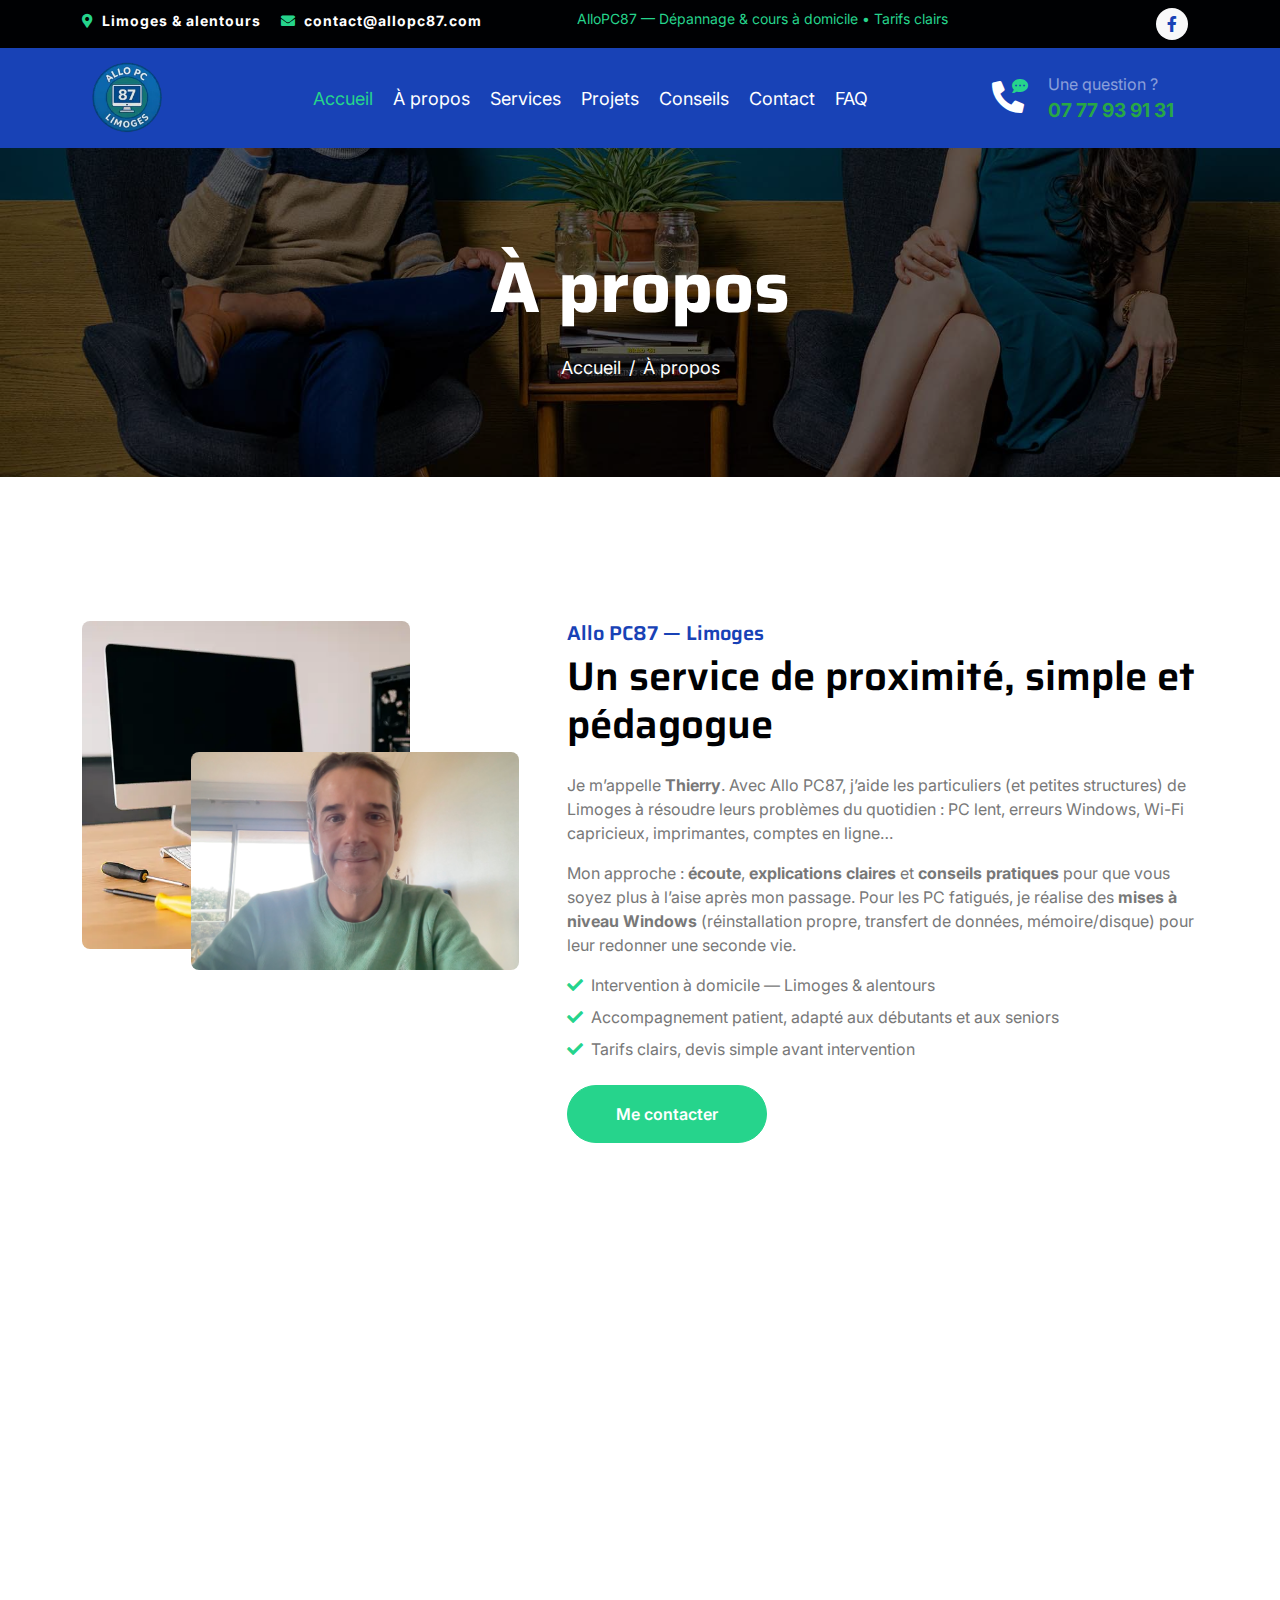
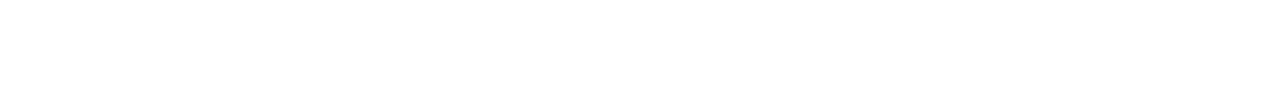
<file: about.html>
<!DOCTYPE html>
<html lang="fr">

<head>
  <meta charset="utf-8">
  <title>ALLOPC87 — Dépannage informatique à Limoges (Windows, Wi-Fi, imprimantes, cours)</title>
  <meta content="width=device-width, initial-scale=1.0" name="viewport">
  <meta name="description"
    content="AlloPC87 : dépannage PC/Mac à domicile à Limoges. Lenteurs, Windows, virus, Wi-Fi, imprimantes. Mise à niveau & optimisation. Cours personnalisés. Tarifs clairs.">
  <link rel="canonical" href="https://allopc87.com/about.html">
  <meta name="keywords"
    content="dépannage informatique Limoges, réparation ordinateur Limoges, réinstallation Windows, SSD, Wi-Fi, imprimante, cours informatique senior,allopc87">

  <!-- Google Web Fonts -->
  <link rel="preconnect" href="https://fonts.googleapis.com">
  <link rel="preconnect" href="https://fonts.gstatic.com" crossorigin>
  <link
    href="https://fonts.googleapis.com/css2?family=Inter:wght@400;500;600&family=Saira:wght@500;600;700&display=swap"
    rel="stylesheet">

  <!-- Icon Font Stylesheet -->
  <link href="https://cdnjs.cloudflare.com/ajax/libs/font-awesome/5.10.0/css/all.min.css" rel="stylesheet">
  <link href="https://cdn.jsdelivr.net/npm/bootstrap-icons@1.4.1/font/bootstrap-icons.css" rel="stylesheet">

  <!-- Libraries Stylesheet -->
  <link href="lib/animate/animate.min.css" rel="stylesheet">
  <link href="lib/owlcarousel/assets/owl.carousel.min.css" rel="stylesheet">

  <!-- Customized Bootstrap Stylesheet -->
  <link href="css/bootstrap.min.css" rel="stylesheet">

  <!-- Template Stylesheet -->
  <link href="css/style.css" rel="stylesheet">
  <script async src="https://www.googletagmanager.com/gtag/js?id=G-9ZCFM0CZCV"></script>
  <script>
    window.dataLayer = window.dataLayer || [];
    function gtag() { dataLayer.push(arguments); }
    gtag('js', new Date());

    gtag('config', 'G-9ZCFM0CZCV');
  </script>
</head>

<body>
  <!-- Spinner Start -->
  <div id="spinner"
    class="show position-fixed translate-middle w-100 vh-100 top-50 start-50 d-flex align-items-center justify-content-center">
    <div class="spinner-grow text-primary" role="status"></div>
  </div>
  <!-- Spinner End -->

  <!-- Topbar Start -->
  <div class="container-fluid bg-dark py-2 d-none d-md-flex">
    <div class="container">
      <div class="d-flex justify-content-between topbar">
        <div class="top-info">
          <small class="me-3 fw-bold text-white">
            <i class="fas fa-map-marker-alt me-2 text-secondary"></i>Limoges & alentours 
          </small>
          <small class="me-3 fw-bold text-white">
            <a href="mailto:contact@allopc87.com" class="fw-bold text-white text-decoration-none">
              <i class="fas fa-envelope me-2 text-secondary"></i>contact@allopc87.com
            </a>
          </small>
        </div>
        <div id="note" class="text-secondary d-none d-xl-flex">
          <small>AlloPC87 — Dépannage & cours à domicile • Tarifs clairs</small>
        </div>
        <div class="top-link">
          <a href="https://www.facebook.com/people/Allo-PC-87-D%C3%A9pannage-Assistance-Informatique/61581957924943/?mibextid=wwXIfr&rdid=wcEuLOye9EVa6t2C&share_url=https%3A%2F%2Fwww.facebook.com%2Fshare%2F17UCAaM5Jk%2F%3Fmibextid%3DwwXIfr"
            target="_blank" class="bg-light nav-fill btn btn-sm-square rounded-circle">
            <i class="fab fa-facebook-f text-primary"></i>
          </a>
        </div>

      </div>
    </div>
  </div>
  <!-- Topbar End -->

  <!-- Navbar Start -->
  <div class="container-fluid bg-primary">
    <div class="container">
      <nav class="navbar navbar-dark navbar-expand-lg py-0">
        <a href="index.html" class="navbar-brand d-flex align-items-center">
          <img src="img/logo4.webp" alt="Assistance PC87" class="img-fluid" style="max-height:90px;">
        </a>
        <button type="button" class="navbar-toggler me-0" data-bs-toggle="collapse" data-bs-target="#navbarCollapse">
          <span class="navbar-toggler-icon"></span>
        </button>
        <div class="collapse navbar-collapse bg-transparent" id="navbarCollapse">
          <div class="navbar-nav ms-auto mx-xl-auto p-0">
            <a href="index.html" class="nav-item nav-link active text-secondary">Accueil</a>
            <a href="about.html" class="nav-item nav-link">À propos</a>
            <a href="service.html" class="nav-item nav-link">Services</a>
            <a href="project.html" class="nav-item nav-link">Projets</a>
            <a href="blog.html" class="nav-item nav-link">Conseils</a>
            <a href="contact.html" class="nav-item nav-link">Contact</a>
            <a href="faq.html" class="nav-item nav-link">FAQ</a>
          </div>
        </div>
        <div class="d-none d-xl-flex flex-shirink-0">
          <div id="phone-tada" class="d-flex align-items-center justify-content-center me-4">
            <a href="tel:+33777939131" class="position-relative animated tada infinite">
              <i class="fa fa-phone-alt text-white fa-2x"></i>
              <div class="position-absolute" style="top: -7px; left: 20px;">
                <span><i class="fa fa-comment-dots text-secondary"></i></span>
              </div>
            </a>
          </div>
          <div class="d-flex flex-column pe-4 ">
            <span class="text-white-50">Une question ?</span>
            <a href="tel:+33777939131" class="phone-link text-secondary text-decoration-none">07 77 93 91 31</a>
          </div>
        </div>
      </nav>
    </div>
  </div>
  <!-- Navbar End -->

  <!-- Header -->
  <div class="container-fluid page-header py-5">
    <div class="container text-center py-5">
      <h1 class="display-2 text-white mb-4 animated slideInDown">À propos</h1>
      <nav aria-label="breadcrumb" class="animated slideInDown">
        <ol class="breadcrumb justify-content-center mb-0">
          <li class="breadcrumb-item"><a href="index.html">Accueil</a></li>
          <li class="breadcrumb-item active" aria-current="page">À propos</li>
        </ol>
      </nav>
    </div>
  </div>

  <!-- About -->
  <div class="container-fluid py-5 my-5">
    <div class="container pt-5">
      <div class="row g-5">
        <div class="col-lg-5 col-md-6 col-sm-12 wow fadeIn" data-wow-delay=".3s">
          <div class="h-100 position-relative">
            <img src="img/about4.webp" class="img-fluid w-75 rounded" alt="Dépannage informatique à Limoges"
              style="margin-bottom: 25%;" />
            <div class="position-absolute w-75" style="top: 25%; left: 25%;">
              <img src="img/admin.jpg" class="img-fluid w-100 rounded" alt="Intervention PC/Mac à domicile" />
            </div>
          </div>
        </div>
        <div class="col-lg-7 col-md-6 col-sm-12 wow fadeIn" data-wow-delay=".5s">
          <h5 class="text-primary">Allo PC87 — Limoges</h5>
          <h1 class="mb-4">Un service de proximité, simple et pédagogue</h1>
          <p>
            Je m’appelle <strong>Thierry</strong>. Avec Allo PC87, j’aide les particuliers (et petites structures) de
            Limoges à résoudre leurs
            problèmes du quotidien : PC lent, erreurs Windows, Wi-Fi capricieux, imprimantes, comptes en ligne…
          </p>
          <p>
            Mon approche : <strong>écoute</strong>, <strong>explications claires</strong> et <strong>conseils
              pratiques</strong> pour que vous soyez plus à l’aise après mon passage.
            Pour les PC fatigués, je réalise des <strong>mises à niveau Windows</strong> (réinstallation propre,
            transfert de données, mémoire/disque) pour leur redonner une seconde vie.
          </p>
          <ul class="list-unstyled mb-4">
            <li class="mb-2"><i class="fa fa-check text-secondary me-2"></i>Intervention à domicile — Limoges & alentours
            </li>
            <li class="mb-2"><i class="fa fa-check text-secondary me-2"></i>Accompagnement patient, adapté aux débutants
              et aux seniors</li>
            <li class="mb-2"><i class="fa fa-check text-secondary me-2"></i>Tarifs clairs, devis simple avant
              intervention</li>
          </ul>
          <a href="contact.html" class="btn btn-secondary rounded-pill px-5 py-3 text-white">Me contacter</a>
        </div>
      </div>
    </div>
  </div>

  <!-- Footer Start -->
  <div class="container-fluid footer bg-dark wow fadeIn" data-wow-delay=".3s">
    <div class="container pt-5 pb-4">
      <div class="row g-5">
        <div class="col-lg-3 col-md-6">
          <a href="index.html" class="navbar-brand d-flex align-items-center">
            <img src="img/logo4.webp" alt="Assistance PC87" class="img-fluid" style="max-height:100px;">
          </a>
          <p class="mt-4 text-light">Dépannage informatique & cours à domicile — Limoges. Tarifs clairs,
            rendez-vous rapides.</p>
          <div class="d-flex hightech-link">
            <a href="https://www.facebook.com/people/Allo-PC-87-D%C3%A9pannage-Assistance-Informatique/61581957924943/?mibextid=wwXIfr&rdid=wcEuLOye9EVa6t2C&share_url=https%3A%2F%2Fwww.facebook.com%2Fshare%2F17UCAaM5Jk%2F%3Fmibextid%3DwwXIfr"
              target="_blank" rel="noopener" class="btn-light nav-fill btn btn-square rounded-circle me-2">
              <i class="fab fa-facebook-f text-primary"></i>
            </a>
          </div>
        </div>
        <div class="col-lg-3 col-md-6">
          <span class="h3 text-secondary">Liens</span>
          <div class="mt-4 d-flex flex-column short-link">
            <a href="about.html" class="mb-2 text-white"><i class="fas fa-angle-right text-secondary me-2"></i>À
              propos</a>
            <a href="contact.html" class="mb-2 text-white"><i
                class="fas fa-angle-right text-secondary me-2"></i>Contact</a>
            <a href="service.html" class="mb-2 text-white"><i
                class="fas fa-angle-right text-secondary me-2"></i>Services</a>
            <a href="project.html" class="mb-2 text-white"><i
                class="fas fa-angle-right text-secondary me-2"></i>Projets</a>
            <a href="blog.html" class="mb-2 text-white"><i
                class="fas fa-angle-right text-secondary me-2"></i>Conseils</a>
            <a href="faq.html" class="mb-2 text-white">
              <i class="fas fa-angle-right text-secondary me-2"></i>FAQ
            </a>
          </div>
        </div>
        <div class="col-lg-3 col-md-6">
          <span class="h3 text-secondary">Infos</span>
          <div class="mt-4 d-flex flex-column help-link">
            <span class="mb-2 text-white">
              <i class="fas fa-angle-right text-secondary me-2"></i>
              Lun–Sam • 9h–18h
            </span>
            <span class="mb-2 text-white">
              <i class="fas fa-angle-right text-secondary me-2"></i>
              Limoges & alentours
            </span>

            <!-- OFFICIEL -->
            <span class="mb-2 text-white">
              <i class="fas fa-angle-right text-secondary me-2"></i>
              Entreprise déclarée (micro-entreprise)
            </span>
            <span class="mb-2 text-white">
              <i class="fas fa-angle-right text-secondary me-2"></i>
              SIRET : 99963198900012
            </span>
            <span class="mb-2 text-white">
              <i class="fas fa-angle-right text-secondary me-2"></i>
              Assurance RC Professionnelle
            </span>

            <!-- SAP  -->
            <span class="mb-2 text-white">
              <i class="fas fa-angle-right text-secondary me-2"></i>
              Services à la Personne (selon conditions)
            </span>
          </div>
        </div>

        <div class="col-lg-3 col-md-6">
          <span class="h3 text-secondary">Nous joindre</span>
          <div class="text-white mt-4 d-flex flex-column contact-link">
            <a class="pb-3 text-light border-bottom border-primary"><i
                class="fas fa-map-marker-alt text-secondary me-2"></i> Limoges</a>
            <a href="tel:+33777939131" class="py-3 text-light border-bottom border-primary"><i
                class="fas fa-phone-alt text-secondary me-2"></i> 07 77 93 91 31</a>
            <a href="mailto:contact@allopc87.com" class="py-3 text-light border-bottom border-primary"><i
                class="fas fa-envelope text-secondary me-2"></i> contact@allopc87.com</a>
          </div>
        </div>
      </div>
      <hr class="text-light mt-5 mb-4">
      <div class="row">
        <div class="col-md-6 text-center text-md-start">
          <span class="text-light">© <span class="text-secondary">AlloPC87</span> — Tous droits réservés.</span>
        </div>
      </div>
    </div>
  </div>
  <!-- Footer End -->

  <!-- JS -->
  <script src="https://ajax.googleapis.com/ajax/libs/jquery/3.6.4/jquery.min.js"></script>
  <script src="https://cdn.jsdelivr.net/npm/bootstrap@5.0.0/dist/js/bootstrap.bundle.min.js"></script>
  <script src="lib/wow/wow.min.js"></script>
  <script src="lib/easing/easing.min.js"></script>
  <script src="lib/waypoints/waypoints.min.js"></script>
  <script src="lib/owlcarousel/owl.carousel.min.js"></script>
  <script src="js/main.js"></script>
  <script>
    document.addEventListener('DOMContentLoaded', function () {
      document.querySelectorAll('a[href^="tel:"]').forEach(function (el) {
        el.addEventListener('click', function () {
          gtag('event', 'clic_telephone', {
            event_category: 'contact',
            event_label: el.getAttribute('href')
          });
        });
      });
    });
  </script>
</body>

</html>
</file>
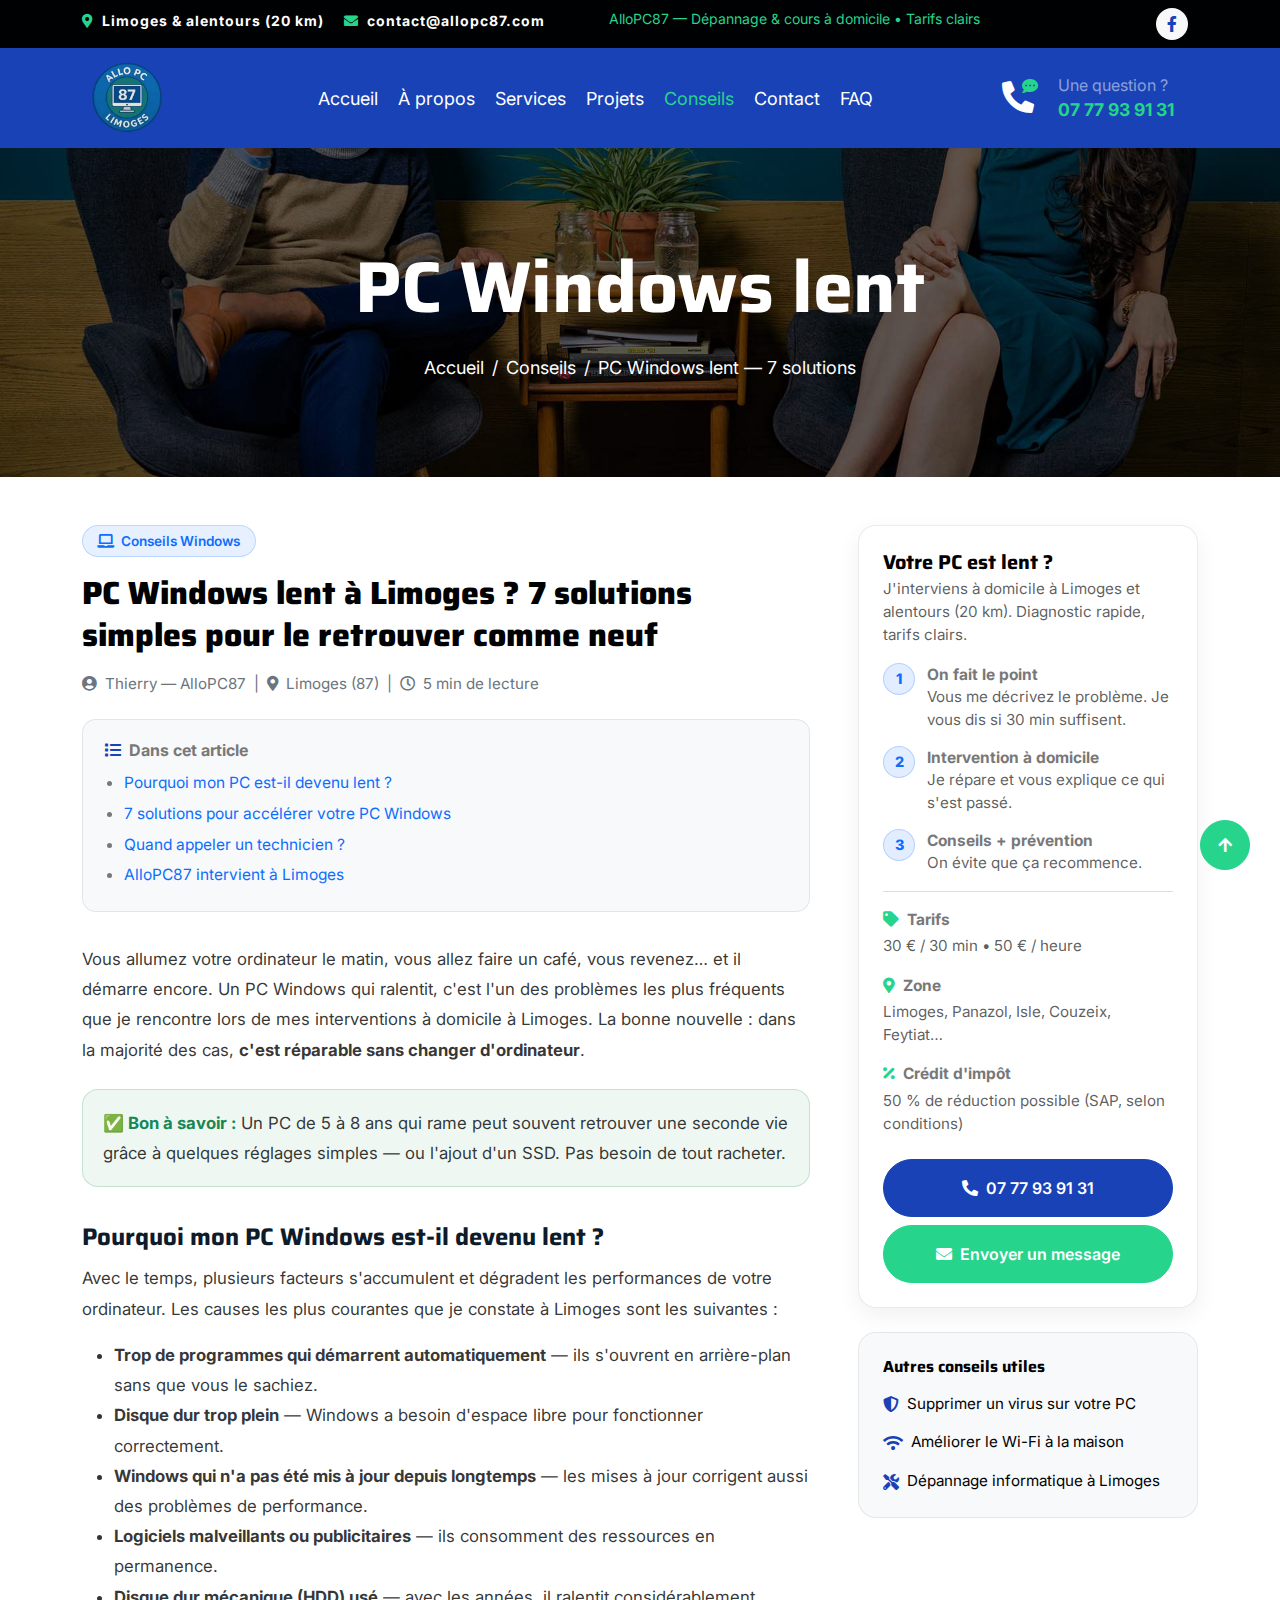
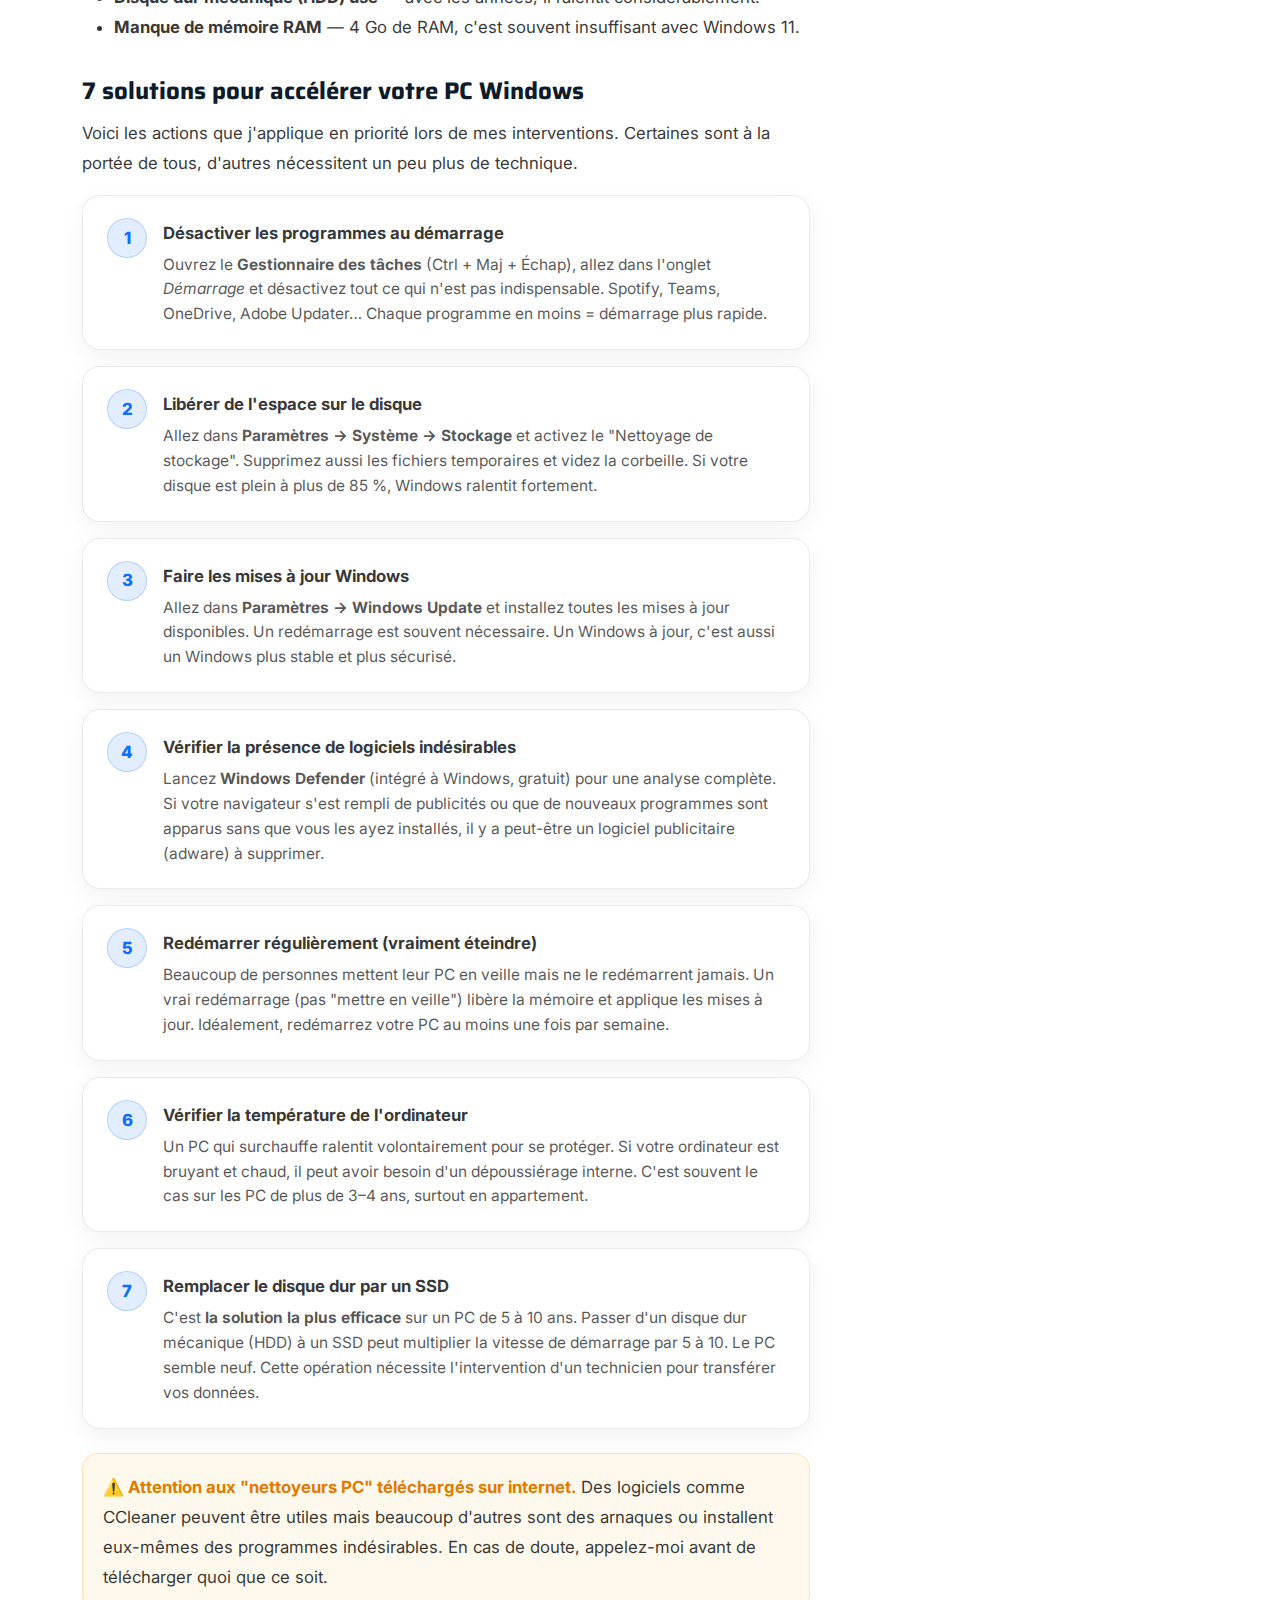
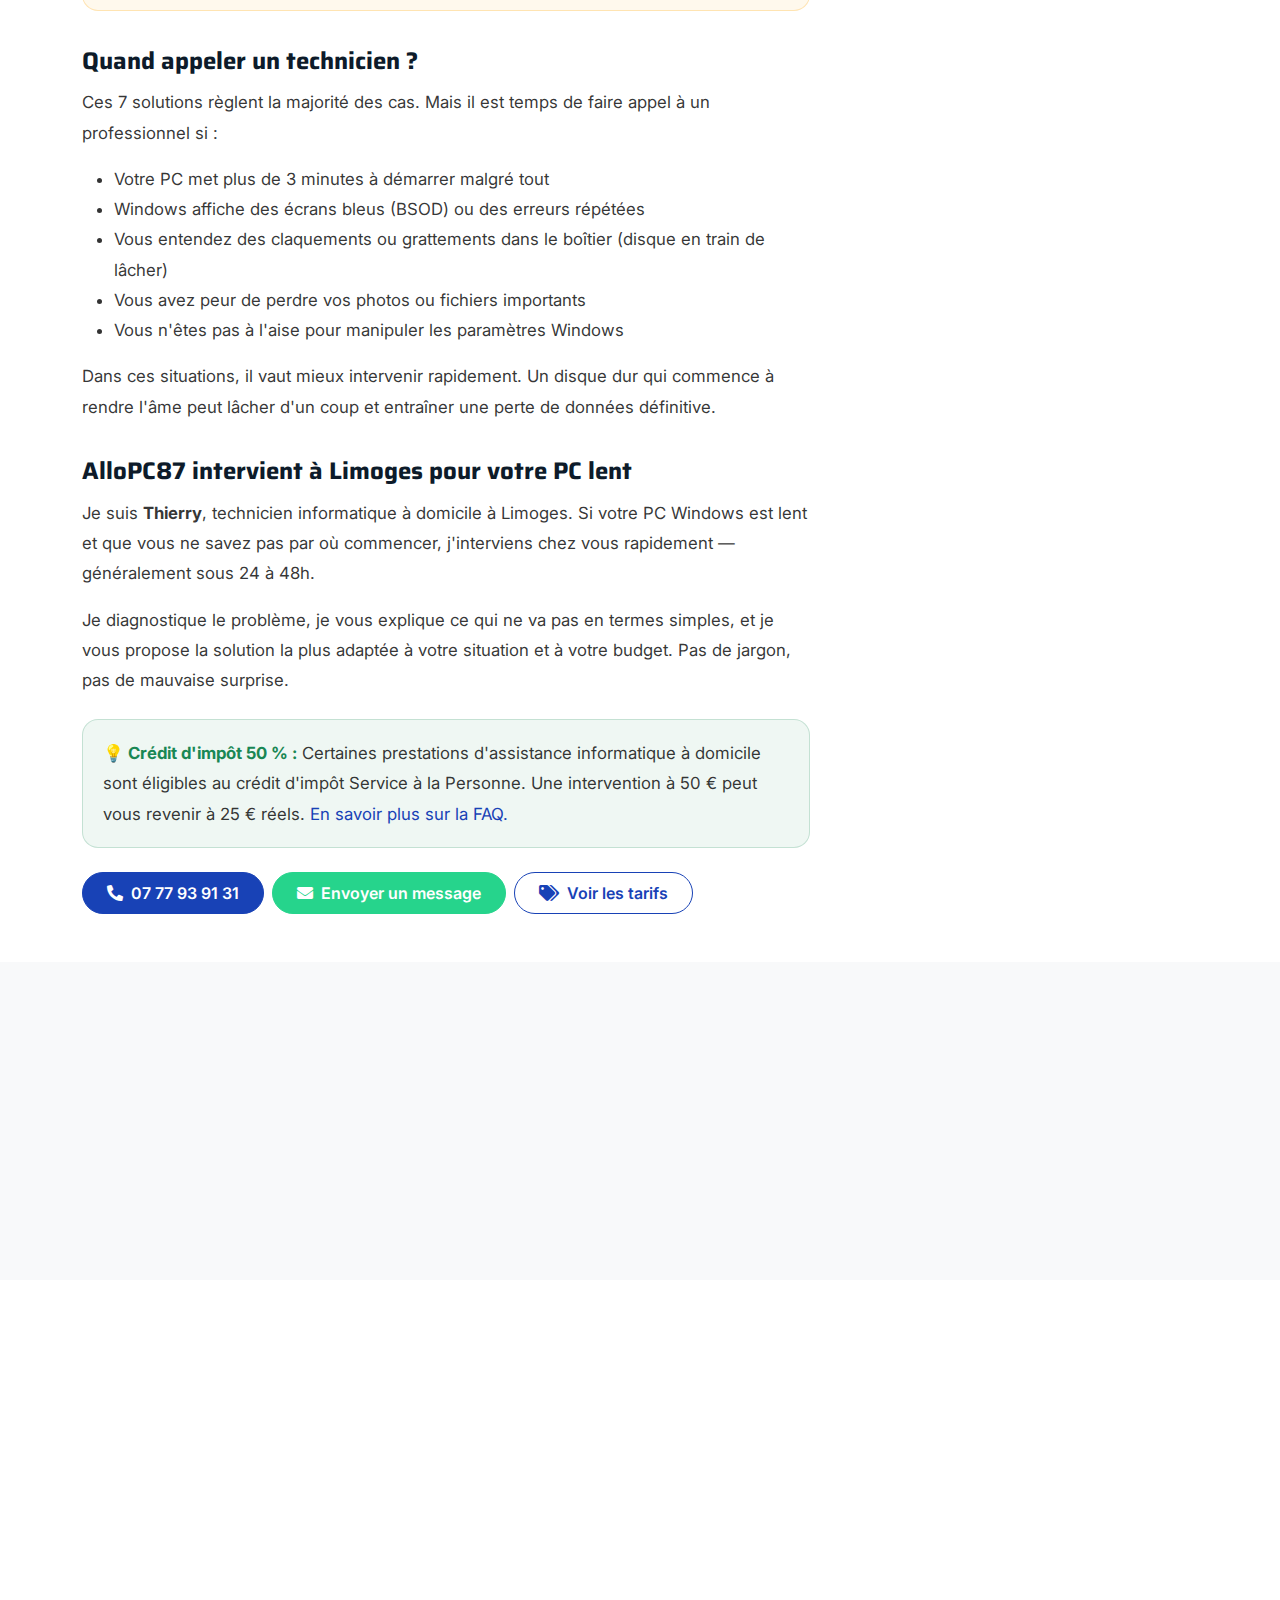
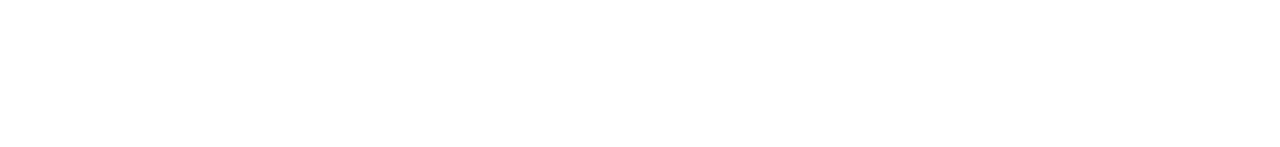
<file: accelerer-pc-windows-limoges.html>
<!DOCTYPE html>
<html lang="fr">

<head>
  <meta charset="utf-8">
  <title>PC Windows lent à Limoges ? 7 solutions efficaces — AlloPC87</title>
  <meta content="width=device-width, initial-scale=1.0" name="viewport">
  <meta name="description"
    content="Votre PC Windows est lent à Limoges ? Découvrez 7 solutions simples pour l'accélérer. Et si ça ne suffit pas, AlloPC87 intervient à domicile rapidement.">
  <link rel="canonical" href="https://allopc87.com/accelerer-pc-windows-limoges.html">
  <meta name="keywords"
    content="PC lent Limoges, accélérer ordinateur Limoges, Windows lent Limoges, optimisation PC Limoges, dépannage PC lent Limoges, AlloPC87">

  <!-- Google Web Fonts -->
  <link rel="preconnect" href="https://fonts.googleapis.com">
  <link rel="preconnect" href="https://fonts.gstatic.com" crossorigin>
  <link href="https://fonts.googleapis.com/css2?family=Inter:wght@400;500;600&family=Saira:wght@500;600;700&display=swap" rel="stylesheet">

  <!-- Icon Font Stylesheet -->
  <link href="https://cdnjs.cloudflare.com/ajax/libs/font-awesome/5.10.0/css/all.min.css" rel="stylesheet">
  <link href="https://cdn.jsdelivr.net/npm/bootstrap-icons@1.4.1/font/bootstrap-icons.css" rel="stylesheet">

  <!-- Libraries Stylesheet -->
  <link href="lib/animate/animate.min.css" rel="stylesheet">
  <link href="lib/owlcarousel/assets/owl.carousel.min.css" rel="stylesheet">

  <!-- Customized Bootstrap Stylesheet -->
  <link href="css/bootstrap.min.css" rel="stylesheet">

  <!-- Template Stylesheet -->
  <link href="css/style.css" rel="stylesheet">

  <!-- GA -->
  <script async src="https://www.googletagmanager.com/gtag/js?id=G-9ZCFM0CZCV"></script>
  <script>
    window.dataLayer = window.dataLayer || [];
    function gtag() { dataLayer.push(arguments); }
    gtag('js', new Date());
    gtag('config', 'G-9ZCFM0CZCV');
  </script>

  <style>
    .article-hero {
      background: linear-gradient(135deg, rgba(13,110,253,.10), rgba(13,110,253,0));
      border-bottom: 1px solid rgba(13,110,253,.10);
    }

    .article-badge {
      display: inline-block;
      background: rgba(13,110,253,.10);
      border: 1px solid rgba(13,110,253,.20);
      color: #0d6efd;
      font-weight: 600;
      font-size: 0.85rem;
      padding: .3rem .9rem;
      border-radius: 999px;
      margin-bottom: 1rem;
    }

    .article-body {
      font-size: 1.05rem;
      line-height: 1.8;
      color: rgba(0,0,0,.80);
    }

    .article-body h2 {
      font-size: 1.5rem;
      font-weight: 700;
      margin-top: 2.2rem;
      margin-bottom: .75rem;
      color: #0d1b2a;
    }

    .article-body h3 {
      font-size: 1.15rem;
      font-weight: 600;
      margin-top: 1.5rem;
      margin-bottom: .5rem;
      color: #0d1b2a;
    }

    .article-body p {
      margin-bottom: 1rem;
    }

    .tip-card {
      background: #fff;
      border: 1px solid rgba(0,0,0,.08);
      border-radius: 18px;
      padding: 22px 24px;
      box-shadow: 0 8px 24px rgba(0,0,0,.05);
      margin-bottom: 16px;
      display: flex;
      gap: 16px;
      align-items: flex-start;
    }

    .tip-card .tip-num {
      min-width: 40px;
      height: 40px;
      border-radius: 999px;
      background: rgba(13,110,253,.12);
      border: 1px solid rgba(13,110,253,.22);
      display: flex;
      align-items: center;
      justify-content: center;
      font-weight: 800;
      font-size: 1.05rem;
      color: #0d6efd;
      flex-shrink: 0;
    }

    .tip-card .tip-title {
      font-weight: 700;
      font-size: 1.05rem;
      margin-bottom: .3rem;
    }

    .tip-card .tip-desc {
      font-size: .97rem;
      color: rgba(0,0,0,.68);
      line-height: 1.6;
      margin: 0;
    }

    .callout-green {
      background: rgba(25,135,84,.07);
      border: 1px solid rgba(25,135,84,.20);
      border-radius: 16px;
      padding: 18px 20px;
      margin: 1.5rem 0;
    }

    .callout-green strong { color: #198754; }

    .callout-orange {
      background: rgba(255,165,0,.07);
      border: 1px solid rgba(255,165,0,.25);
      border-radius: 16px;
      padding: 18px 20px;
      margin: 1.5rem 0;
    }

    .callout-orange strong { color: #e07b00; }

    .sidebar-card {
      background: #fff;
      border: 1px solid rgba(0,0,0,.08);
      border-radius: 18px;
      padding: 24px;
      box-shadow: 0 8px 24px rgba(0,0,0,.06);
      position: sticky;
      top: 24px;
    }

    .sidebar-card .mini {
      font-size: .95rem;
      color: rgba(0,0,0,.65);
    }

    .step {
      display: flex;
      gap: 12px;
      align-items: flex-start;
      margin-bottom: 14px;
    }

    .step .num {
      width: 32px;
      height: 32px;
      border-radius: 999px;
      background: rgba(13,110,253,.12);
      border: 1px solid rgba(13,110,253,.22);
      display: flex;
      align-items: center;
      justify-content: center;
      font-weight: 800;
      font-size: .9rem;
      color: #0d6efd;
      flex-shrink: 0;
    }

    .toc {
      background: #f8f9fa;
      border: 1px solid rgba(0,0,0,.08);
      border-radius: 14px;
      padding: 18px 22px;
      margin-bottom: 2rem;
    }

    .toc ul {
      margin: 0;
      padding-left: 1.2rem;
    }

    .toc li {
      margin-bottom: .4rem;
    }

    .toc a {
      color: #0d6efd;
      text-decoration: none;
      font-size: .97rem;
    }

    .toc a:hover { text-decoration: underline; }

    @media (max-width: 991px) {
      .sidebar-card { position: static; margin-top: 2rem; }
    }
  </style>
</head>

<body>
  <!-- Spinner Start -->
  <div id="spinner"
    class="show position-fixed translate-middle w-100 vh-100 top-50 start-50 d-flex align-items-center justify-content-center">
    <div class="spinner-grow text-primary" role="status"></div>
  </div>
  <!-- Spinner End -->

  <!-- Topbar Start -->
  <div class="container-fluid bg-dark py-2 d-none d-md-flex">
    <div class="container">
      <div class="d-flex justify-content-between topbar">
        <div class="top-info">
          <small class="me-3 fw-bold text-white">
            <i class="fas fa-map-marker-alt me-2 text-secondary"></i>Limoges & alentours (20 km)
          </small>
          <small class="me-3 fw-bold text-white">
            <a href="mailto:contact@allopc87.com" class="fw-bold text-white text-decoration-none">
              <i class="fas fa-envelope me-2 text-secondary"></i>contact@allopc87.com
            </a>
          </small>
        </div>
        <div id="note" class="text-secondary d-none d-xl-flex">
          <small>AlloPC87 — Dépannage & cours à domicile • Tarifs clairs</small>
        </div>
        <div class="top-link">
          <a href="https://www.facebook.com/people/Allo-PC-87-D%C3%A9pannage-Assistance-Informatique/61581957924943/?mibextid=wwXIfr&rdid=wcEuLOye9EVa6t2C&share_url=https%3A%2F%2Fwww.facebook.com%2Fshare%2F17UCAaM5Jk%2F%3Fmibextid%3DwwXIfr"
            target="_blank" rel="noopener" class="bg-light nav-fill btn btn-sm-square rounded-circle">
            <i class="fab fa-facebook-f text-primary"></i>
          </a>
        </div>
      </div>
    </div>
  </div>
  <!-- Topbar End -->

  <!-- Navbar Start -->
  <div class="container-fluid bg-primary">
    <div class="container">
      <nav class="navbar navbar-dark navbar-expand-lg py-0">
        <a href="index.html" class="navbar-brand d-flex align-items-center">
          <img src="img/logo4.webp" alt="AlloPC87" class="img-fluid" style="max-height:90px;">
        </a>
        <button type="button" class="navbar-toggler me-0" data-bs-toggle="collapse" data-bs-target="#navbarCollapse">
          <span class="navbar-toggler-icon"></span>
        </button>
        <div class="collapse navbar-collapse bg-transparent" id="navbarCollapse">
          <div class="navbar-nav ms-auto mx-xl-auto p-0">
            <a href="index.html" class="nav-item nav-link">Accueil</a>
            <a href="about.html" class="nav-item nav-link">À propos</a>
            <a href="service.html" class="nav-item nav-link">Services</a>
            <a href="project.html" class="nav-item nav-link">Projets</a>
            <a href="blog.html" class="nav-item nav-link active text-secondary">Conseils</a>
            <a href="contact.html" class="nav-item nav-link">Contact</a>
            <a href="faq.html" class="nav-item nav-link">FAQ</a>
          </div>
        </div>
        <div class="d-none d-xl-flex flex-shirink-0">
          <div id="phone-tada" class="d-flex align-items-center justify-content-center me-4">
            <a href="tel:+33777939131" class="position-relative animated tada infinite">
              <i class="fa fa-phone-alt text-white fa-2x"></i>
              <div class="position-absolute" style="top: -7px; left: 20px;">
                <span><i class="fa fa-comment-dots text-secondary"></i></span>
              </div>
            </a>
          </div>
          <div class="d-flex flex-column pe-4">
            <span class="text-white-50">Une question ?</span>
            <a href="tel:+33777939131" class="text-secondary text-decoration-none" style="font-weight:700;font-size:1.1rem;">07 77 93 91 31</a>
          </div>
        </div>
      </nav>
    </div>
  </div>
  <!-- Navbar End -->

  <!-- Page Header -->
  <div class="container-fluid page-header py-5">
    <div class="container text-center py-5">
      <h1 class="display-2 text-white mb-4 animated slideInDown">PC Windows lent</h1>
      <nav aria-label="breadcrumb" class="animated slideInDown">
        <ol class="breadcrumb justify-content-center mb-0">
          <li class="breadcrumb-item"><a href="index.html">Accueil</a></li>
          <li class="breadcrumb-item"><a href="blog.html">Conseils</a></li>
          <li class="breadcrumb-item active" aria-current="page">PC Windows lent — 7 solutions</li>
        </ol>
      </nav>
    </div>
  </div>

  <!-- Article -->
  <div class="container-fluid py-5">
    <div class="container">
      <div class="row g-5">

        <!-- Contenu principal -->
        <div class="col-lg-8 wow fadeIn" data-wow-delay=".2s">

          <span class="article-badge"><i class="fas fa-laptop me-1"></i> Conseils Windows</span>
          <h1 class="mb-3" style="font-size:2rem;font-weight:800;line-height:1.3;">
            PC Windows lent à Limoges ? 7 solutions simples pour le retrouver comme neuf
          </h1>
          <p class="text-muted mb-4" style="font-size:.95rem;">
            <i class="fas fa-user-circle me-1"></i> Thierry — AlloPC87
            &nbsp;|&nbsp;
            <i class="fas fa-map-marker-alt me-1"></i> Limoges (87)
            &nbsp;|&nbsp;
            <i class="far fa-clock me-1"></i> 5 min de lecture
          </p>

          <!-- Table des matières -->
          <div class="toc">
            <strong><i class="fas fa-list me-2 text-primary"></i>Dans cet article</strong>
            <ul class="mt-2">
              <li><a href="#pourquoi">Pourquoi mon PC est-il devenu lent ?</a></li>
              <li><a href="#solutions">7 solutions pour accélérer votre PC Windows</a></li>
              <li><a href="#quand-appeler">Quand appeler un technicien ?</a></li>
              <li><a href="#allopc87">AlloPC87 intervient à Limoges</a></li>
            </ul>
          </div>

          <div class="article-body">

            <p>
              Vous allumez votre ordinateur le matin, vous allez faire un café, vous revenez… et il démarre encore.
              Un PC Windows qui ralentit, c'est l'un des problèmes les plus fréquents que je rencontre lors de mes
              interventions à domicile à Limoges. La bonne nouvelle : dans la majorité des cas, <strong>c'est
              réparable sans changer d'ordinateur</strong>.
            </p>

            <div class="callout-green">
              <strong>✅ Bon à savoir :</strong> Un PC de 5 à 8 ans qui rame peut souvent retrouver une seconde vie
              grâce à quelques réglages simples — ou l'ajout d'un SSD. Pas besoin de tout racheter.
            </div>

            <!-- Section 1 -->
            <h2 id="pourquoi">Pourquoi mon PC Windows est-il devenu lent ?</h2>
            <p>
              Avec le temps, plusieurs facteurs s'accumulent et dégradent les performances de votre ordinateur. Les
              causes les plus courantes que je constate à Limoges sont les suivantes :
            </p>
            <ul>
              <li><strong>Trop de programmes qui démarrent automatiquement</strong> — ils s'ouvrent en arrière-plan sans que vous le sachiez.</li>
              <li><strong>Disque dur trop plein</strong> — Windows a besoin d'espace libre pour fonctionner correctement.</li>
              <li><strong>Windows qui n'a pas été mis à jour depuis longtemps</strong> — les mises à jour corrigent aussi des problèmes de performance.</li>
              <li><strong>Logiciels malveillants ou publicitaires</strong> — ils consomment des ressources en permanence.</li>
              <li><strong>Disque dur mécanique (HDD) usé</strong> — avec les années, il ralentit considérablement.</li>
              <li><strong>Manque de mémoire RAM</strong> — 4 Go de RAM, c'est souvent insuffisant avec Windows 11.</li>
            </ul>

            <!-- Section 2 -->
            <h2 id="solutions">7 solutions pour accélérer votre PC Windows</h2>
            <p>Voici les actions que j'applique en priorité lors de mes interventions. Certaines sont à la portée de tous, d'autres nécessitent un peu plus de technique.</p>

            <div class="tip-card">
              <div class="tip-num">1</div>
              <div>
                <div class="tip-title">Désactiver les programmes au démarrage</div>
                <p class="tip-desc">
                  Ouvrez le <strong>Gestionnaire des tâches</strong> (Ctrl + Maj + Échap), allez dans l'onglet
                  <em>Démarrage</em> et désactivez tout ce qui n'est pas indispensable. Spotify, Teams, OneDrive,
                  Adobe Updater… Chaque programme en moins = démarrage plus rapide.
                </p>
              </div>
            </div>

            <div class="tip-card">
              <div class="tip-num">2</div>
              <div>
                <div class="tip-title">Libérer de l'espace sur le disque</div>
                <p class="tip-desc">
                  Allez dans <strong>Paramètres → Système → Stockage</strong> et activez le "Nettoyage de stockage".
                  Supprimez aussi les fichiers temporaires et videz la corbeille. Si votre disque est plein à plus
                  de 85 %, Windows ralentit fortement.
                </p>
              </div>
            </div>

            <div class="tip-card">
              <div class="tip-num">3</div>
              <div>
                <div class="tip-title">Faire les mises à jour Windows</div>
                <p class="tip-desc">
                  Allez dans <strong>Paramètres → Windows Update</strong> et installez toutes les mises à jour
                  disponibles. Un redémarrage est souvent nécessaire. Un Windows à jour, c'est aussi un Windows
                  plus stable et plus sécurisé.
                </p>
              </div>
            </div>

            <div class="tip-card">
              <div class="tip-num">4</div>
              <div>
                <div class="tip-title">Vérifier la présence de logiciels indésirables</div>
                <p class="tip-desc">
                  Lancez <strong>Windows Defender</strong> (intégré à Windows, gratuit) pour une analyse complète.
                  Si votre navigateur s'est rempli de publicités ou que de nouveaux programmes sont apparus sans
                  que vous les ayez installés, il y a peut-être un logiciel publicitaire (adware) à supprimer.
                </p>
              </div>
            </div>

            <div class="tip-card">
              <div class="tip-num">5</div>
              <div>
                <div class="tip-title">Redémarrer régulièrement (vraiment éteindre)</div>
                <p class="tip-desc">
                  Beaucoup de personnes mettent leur PC en veille mais ne le redémarrent jamais. Un vrai
                  redémarrage (pas "mettre en veille") libère la mémoire et applique les mises à jour.
                  Idéalement, redémarrez votre PC au moins une fois par semaine.
                </p>
              </div>
            </div>

            <div class="tip-card">
              <div class="tip-num">6</div>
              <div>
                <div class="tip-title">Vérifier la température de l'ordinateur</div>
                <p class="tip-desc">
                  Un PC qui surchauffe ralentit volontairement pour se protéger. Si votre ordinateur est bruyant
                  et chaud, il peut avoir besoin d'un dépoussiérage interne. C'est souvent le cas sur les PC
                  de plus de 3–4 ans, surtout en appartement.
                </p>
              </div>
            </div>

            <div class="tip-card">
              <div class="tip-num">7</div>
              <div>
                <div class="tip-title">Remplacer le disque dur par un SSD</div>
                <p class="tip-desc">
                  C'est <strong>la solution la plus efficace</strong> sur un PC de 5 à 10 ans. Passer d'un disque
                  dur mécanique (HDD) à un SSD peut multiplier la vitesse de démarrage par 5 à 10. Le PC semble
                  neuf. Cette opération nécessite l'intervention d'un technicien pour transférer vos données.
                </p>
              </div>
            </div>

            <div class="callout-orange mt-4">
              <strong>⚠️ Attention aux "nettoyeurs PC" téléchargés sur internet.</strong> Des logiciels comme
              CCleaner peuvent être utiles mais beaucoup d'autres sont des arnaques ou installent eux-mêmes
              des programmes indésirables. En cas de doute, appelez-moi avant de télécharger quoi que ce soit.
            </div>

            <!-- Section 3 -->
            <h2 id="quand-appeler">Quand appeler un technicien ?</h2>
            <p>Ces 7 solutions règlent la majorité des cas. Mais il est temps de faire appel à un professionnel si :</p>
            <ul>
              <li>Votre PC met plus de 3 minutes à démarrer malgré tout</li>
              <li>Windows affiche des écrans bleus (BSOD) ou des erreurs répétées</li>
              <li>Vous entendez des claquements ou grattements dans le boîtier (disque en train de lâcher)</li>
              <li>Vous avez peur de perdre vos photos ou fichiers importants</li>
              <li>Vous n'êtes pas à l'aise pour manipuler les paramètres Windows</li>
            </ul>
            <p>
              Dans ces situations, il vaut mieux intervenir rapidement. Un disque dur qui commence à rendre l'âme
              peut lâcher d'un coup et entraîner une perte de données définitive.
            </p>

            <!-- Section 4 -->
            <h2 id="allopc87">AlloPC87 intervient à Limoges pour votre PC lent</h2>
            <p>
              Je suis <strong>Thierry</strong>, technicien informatique à domicile à Limoges. Si votre PC Windows
              est lent et que vous ne savez pas par où commencer, j'interviens chez vous rapidement —
              généralement sous 24 à 48h.
            </p>
            <p>
              Je diagnostique le problème, je vous explique ce qui ne va pas en termes simples, et je vous propose
              la solution la plus adaptée à votre situation et à votre budget. Pas de jargon, pas de mauvaise surprise.
            </p>

            <div class="callout-green">
              <strong>💡 Crédit d'impôt 50 % :</strong> Certaines prestations d'assistance informatique à domicile
              sont éligibles au crédit d'impôt Service à la Personne. Une intervention à 50 € peut vous revenir
              à 25 € réels. <a href="faq.html">En savoir plus sur la FAQ.</a>
            </div>

            <div class="d-flex flex-wrap gap-2 mt-4">
              <a href="tel:+33777939131" class="btn btn-primary rounded-pill px-4 py-2">
                <i class="fas fa-phone-alt me-2"></i>07 77 93 91 31
              </a>
              <a href="contact.html" class="btn btn-secondary rounded-pill px-4 py-2 text-white">
                <i class="fas fa-envelope me-2"></i>Envoyer un message
              </a>
              <a href="service.html" class="btn btn-outline-primary rounded-pill px-4 py-2">
                <i class="fas fa-tags me-2"></i>Voir les tarifs
              </a>
            </div>

          </div><!-- fin article-body -->
        </div>

        <!-- Sidebar -->
        <div class="col-lg-4 wow fadeIn" data-wow-delay=".4s">
          <div class="sidebar-card">
            <h5 class="mb-1" style="font-weight:700;">Votre PC est lent ?</h5>
            <p class="mini mb-3">J'interviens à domicile à Limoges et alentours (20 km). Diagnostic rapide, tarifs clairs.</p>

            <div class="step">
              <div class="num">1</div>
              <div>
                <div class="fw-bold" style="font-size:.97rem;">On fait le point</div>
                <div class="mini">Vous me décrivez le problème. Je vous dis si 30 min suffisent.</div>
              </div>
            </div>
            <div class="step">
              <div class="num">2</div>
              <div>
                <div class="fw-bold" style="font-size:.97rem;">Intervention à domicile</div>
                <div class="mini">Je répare et vous explique ce qui s'est passé.</div>
              </div>
            </div>
            <div class="step">
              <div class="num">3</div>
              <div>
                <div class="fw-bold" style="font-size:.97rem;">Conseils + prévention</div>
                <div class="mini">On évite que ça recommence.</div>
              </div>
            </div>

            <hr>

            <div class="mb-3">
              <div class="fw-bold mb-1" style="font-size:.97rem;"><i class="fas fa-tag text-secondary me-2"></i>Tarifs</div>
              <div class="mini">30 € / 30 min • 50 € / heure</div>
            </div>

            <div class="mb-3">
              <div class="fw-bold mb-1" style="font-size:.97rem;"><i class="fas fa-map-marker-alt text-secondary me-2"></i>Zone</div>
              <div class="mini">Limoges, Panazol, Isle, Couzeix, Feytiat…</div>
            </div>

            <div class="mb-4">
              <div class="fw-bold mb-1" style="font-size:.97rem;"><i class="fas fa-percentage text-secondary me-2"></i>Crédit d'impôt</div>
              <div class="mini">50 % de réduction possible (SAP, selon conditions)</div>
            </div>

            <div class="d-grid gap-2">
              <a href="tel:+33777939131" class="btn btn-primary rounded-pill py-3">
                <i class="fas fa-phone-alt me-2"></i>07 77 93 91 31
              </a>
              <a href="contact.html" class="btn btn-secondary rounded-pill py-3 text-white">
                <i class="fas fa-envelope me-2"></i>Envoyer un message
              </a>
            </div>
          </div>

          <!-- Articles liés -->
          <div class="mt-4 p-4" style="background:#f8f9fa;border-radius:18px;border:1px solid rgba(0,0,0,.07);">
            <h6 class="fw-bold mb-3">Autres conseils utiles</h6>
            <a href="supprimer-virus-ordinateur-limoges.html" class="d-flex align-items-center gap-2 mb-3 text-decoration-none text-dark">
              <i class="fas fa-shield-alt text-primary"></i>
              <span style="font-size:.95rem;">Supprimer un virus sur votre PC</span>
            </a>
            <a href="ameliorer-wifi-limoges.html" class="d-flex align-items-center gap-2 mb-3 text-decoration-none text-dark">
              <i class="fas fa-wifi text-primary"></i>
              <span style="font-size:.95rem;">Améliorer le Wi-Fi à la maison</span>
            </a>
            <a href="depannage-informatique-limoges.html" class="d-flex align-items-center gap-2 text-decoration-none text-dark">
              <i class="fas fa-tools text-primary"></i>
              <span style="font-size:.95rem;">Dépannage informatique à Limoges</span>
            </a>
          </div>
        </div>

      </div>
    </div>
  </div>

  <!-- CTA final -->
  <div class="container-fluid py-5" style="background:#f8f9fa;">
    <div class="container">
      <div class="bg-white border rounded-4 p-4 p-md-5 wow fadeIn" data-wow-delay=".2s" style="box-shadow:0 8px 30px rgba(0,0,0,.06);">
        <div class="row g-3 align-items-center">
          <div class="col-lg-8">
            <h3 class="mb-2">Votre PC est lent ? Je viens chez vous à Limoges.</h3>
            <p class="mb-0 text-muted">
              Appelez-moi ou envoyez un message. Je vous réponds rapidement et on cale un créneau selon vos disponibilités.
            </p>
          </div>
          <div class="col-lg-4 d-grid gap-2">
            <a class="btn btn-primary rounded-pill py-3" href="tel:+33777939131">
              <i class="fas fa-phone-alt me-2"></i>Appeler maintenant
            </a>
            <a class="btn btn-secondary rounded-pill py-3 text-white" href="contact.html">Contact rapide</a>
          </div>
        </div>
      </div>
    </div>
  </div>

  <!-- Footer Start -->
  <div class="container-fluid footer bg-dark wow fadeIn" data-wow-delay=".3s">
    <div class="container pt-5 pb-4">
      <div class="row g-5">
        <div class="col-lg-3 col-md-6">
          <a href="index.html" class="navbar-brand d-flex align-items-center">
            <img src="img/logo4.webp" alt="AlloPC87" class="img-fluid" style="max-height:100px;">
          </a>
          <p class="mt-4 text-light">Dépannage informatique & cours à domicile — Limoges. Tarifs clairs, rendez-vous rapides.</p>
          <div class="d-flex hightech-link">
            <a href="https://www.facebook.com/people/Allo-PC-87-D%C3%A9pannage-Assistance-Informatique/61581957924943/?mibextid=wwXIfr&rdid=wcEuLOye9EVa6t2C&share_url=https%3A%2F%2Fwww.facebook.com%2Fshare%2F17UCAaM5Jk%2F%3Fmibextid%3DwwXIfr"
              target="_blank" rel="noopener" class="btn-light nav-fill btn btn-square rounded-circle me-2">
              <i class="fab fa-facebook-f text-primary"></i>
            </a>
          </div>
        </div>
        <div class="col-lg-3 col-md-6">
          <span class="h3 text-secondary">Liens</span>
          <div class="mt-4 d-flex flex-column short-link">
            <a href="about.html" class="mb-2 text-white"><i class="fas fa-angle-right text-secondary me-2"></i>À propos</a>
            <a href="contact.html" class="mb-2 text-white"><i class="fas fa-angle-right text-secondary me-2"></i>Contact</a>
            <a href="service.html" class="mb-2 text-white"><i class="fas fa-angle-right text-secondary me-2"></i>Services</a>
            <a href="project.html" class="mb-2 text-white"><i class="fas fa-angle-right text-secondary me-2"></i>Projets</a>
            <a href="blog.html" class="mb-2 text-white"><i class="fas fa-angle-right text-secondary me-2"></i>Conseils</a>
            <a href="faq.html" class="mb-2 text-white"><i class="fas fa-angle-right text-secondary me-2"></i>FAQ</a>
          </div>
        </div>
        <div class="col-lg-3 col-md-6">
          <span class="h3 text-secondary">Infos</span>
          <div class="mt-4 d-flex flex-column help-link">
            <span class="mb-2 text-white"><i class="fas fa-angle-right text-secondary me-2"></i>Lun–Sam • 9h–18h</span>
            <span class="mb-2 text-white"><i class="fas fa-angle-right text-secondary me-2"></i>Limoges & 20 km</span>
            <span class="mb-2 text-white"><i class="fas fa-angle-right text-secondary me-2"></i>Entreprise déclarée (micro-entreprise)</span>
            <span class="mb-2 text-white"><i class="fas fa-angle-right text-secondary me-2"></i>SIRET : 99963198900012</span>
            <span class="mb-2 text-white"><i class="fas fa-angle-right text-secondary me-2"></i>Assurance RC Professionnelle</span>
            <span class="mb-2 text-white"><i class="fas fa-angle-right text-secondary me-2"></i>Services à la Personne (selon conditions)</span>
          </div>
        </div>
        <div class="col-lg-3 col-md-6">
          <span class="h3 text-secondary">Nous joindre</span>
          <div class="text-white mt-4 d-flex flex-column contact-link">
            <span class="pb-3 text-light border-bottom border-primary"><i class="fas fa-map-marker-alt text-secondary me-2"></i>Limoges</span>
            <a href="tel:+33777939131" class="py-3 text-light border-bottom border-primary"><i class="fas fa-phone-alt text-secondary me-2"></i>07 77 93 91 31</a>
            <a href="mailto:contact@allopc87.com" class="py-3 text-light border-bottom border-primary"><i class="fas fa-envelope text-secondary me-2"></i>contact@allopc87.com</a>
          </div>
        </div>
      </div>
      <hr class="text-light mt-5 mb-4">
      <div class="row">
        <div class="col-md-6 text-center text-md-start">
          <span class="text-light">© <span class="text-secondary">AlloPC87</span> — Tous droits réservés.</span>
        </div>
      </div>
    </div>
  </div>
  <!-- Footer End -->

  <!-- Back to Top -->
  <a href="#" class="btn btn-secondary btn-square rounded-circle back-to-top">
    <i class="fa fa-arrow-up text-white"></i>
  </a>

  <!-- JavaScript Libraries -->
  <script src="https://ajax.googleapis.com/ajax/libs/jquery/3.6.4/jquery.min.js"></script>
  <script src="https://cdn.jsdelivr.net/npm/bootstrap@5.0.0/dist/js/bootstrap.bundle.min.js"></script>
  <script src="lib/wow/wow.min.js"></script>
  <script src="lib/easing/easing.min.js"></script>
  <script src="lib/waypoints/waypoints.min.js"></script>
  <script src="lib/owlcarousel/owl.carousel.min.js"></script>
  <script src="js/main.js"></script>
  <script>
    document.addEventListener('DOMContentLoaded', function () {
      document.querySelectorAll('a[href^="tel:"]').forEach(function (el) {
        el.addEventListener('click', function () {
          gtag('event', 'clic_telephone', {
            event_category: 'contact',
            event_label: el.getAttribute('href')
          });
        });
      });
    });
  </script>
</body>
</html>
</file>
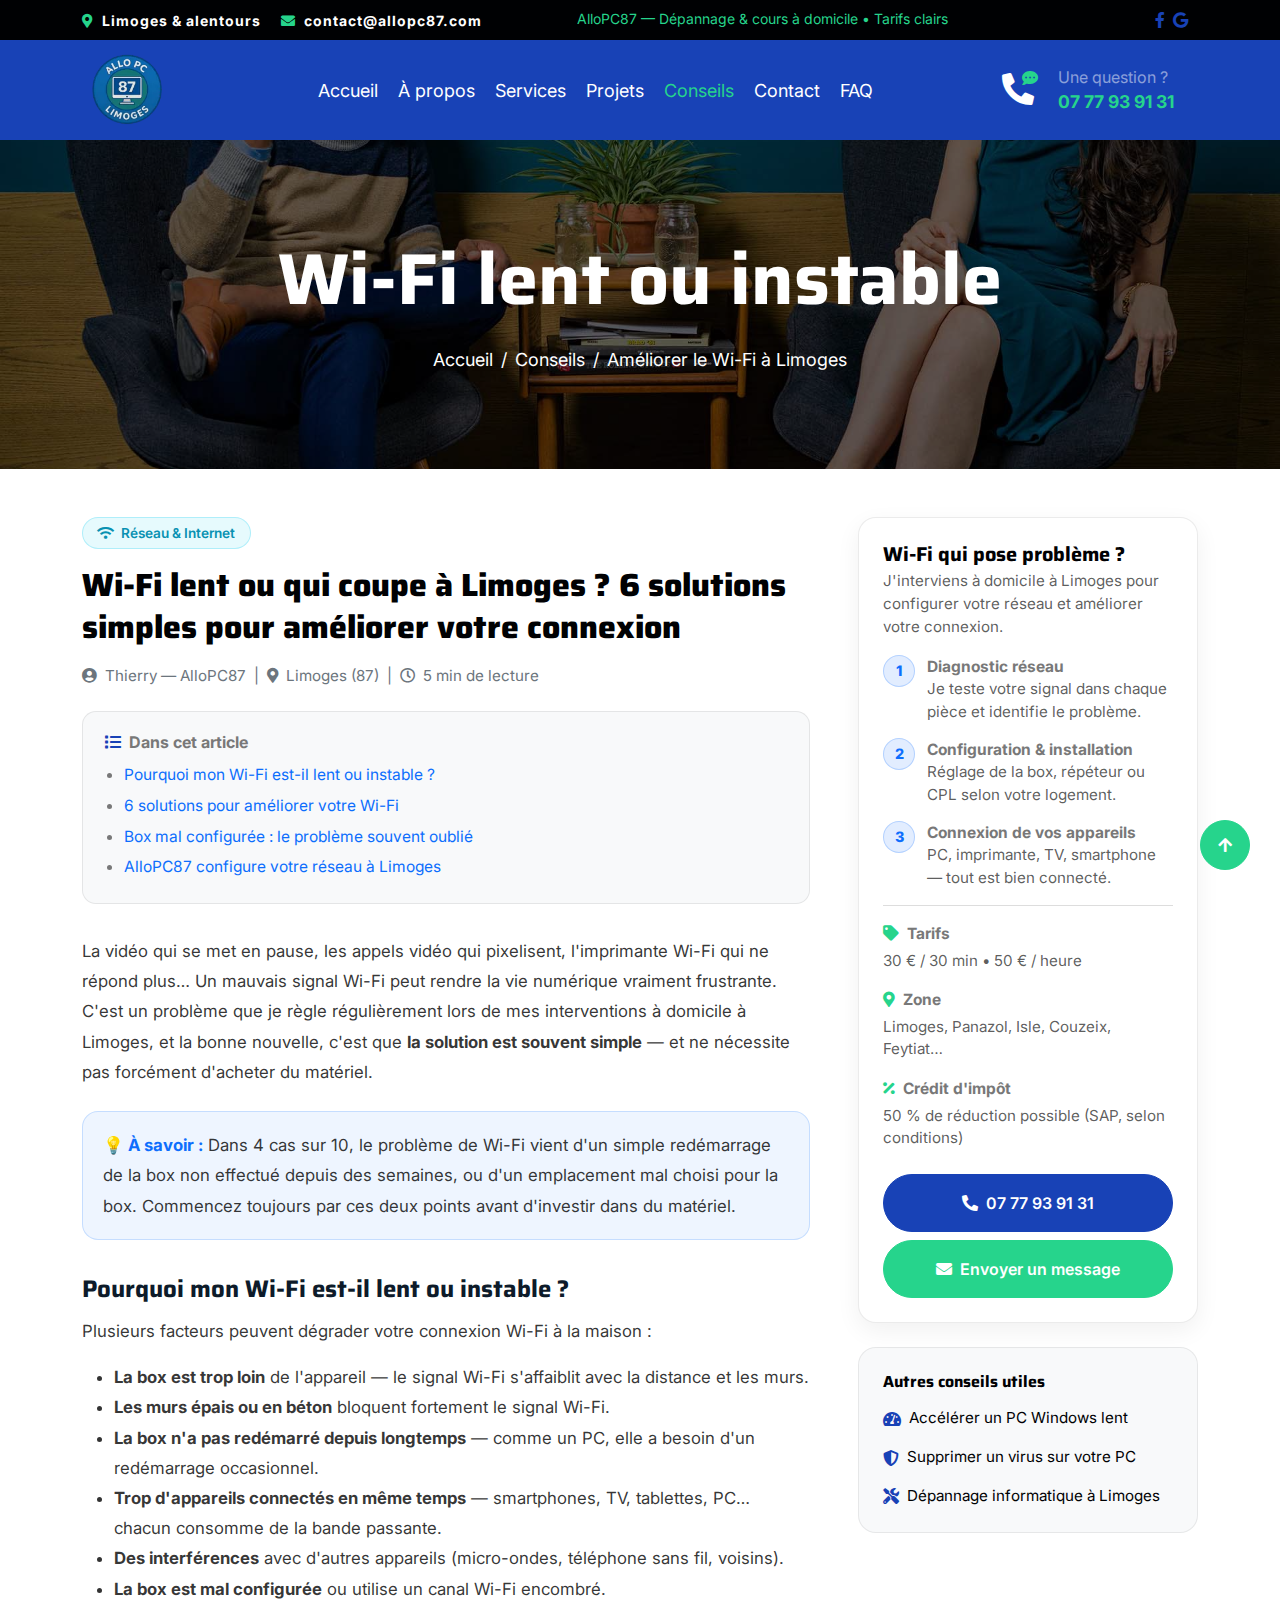
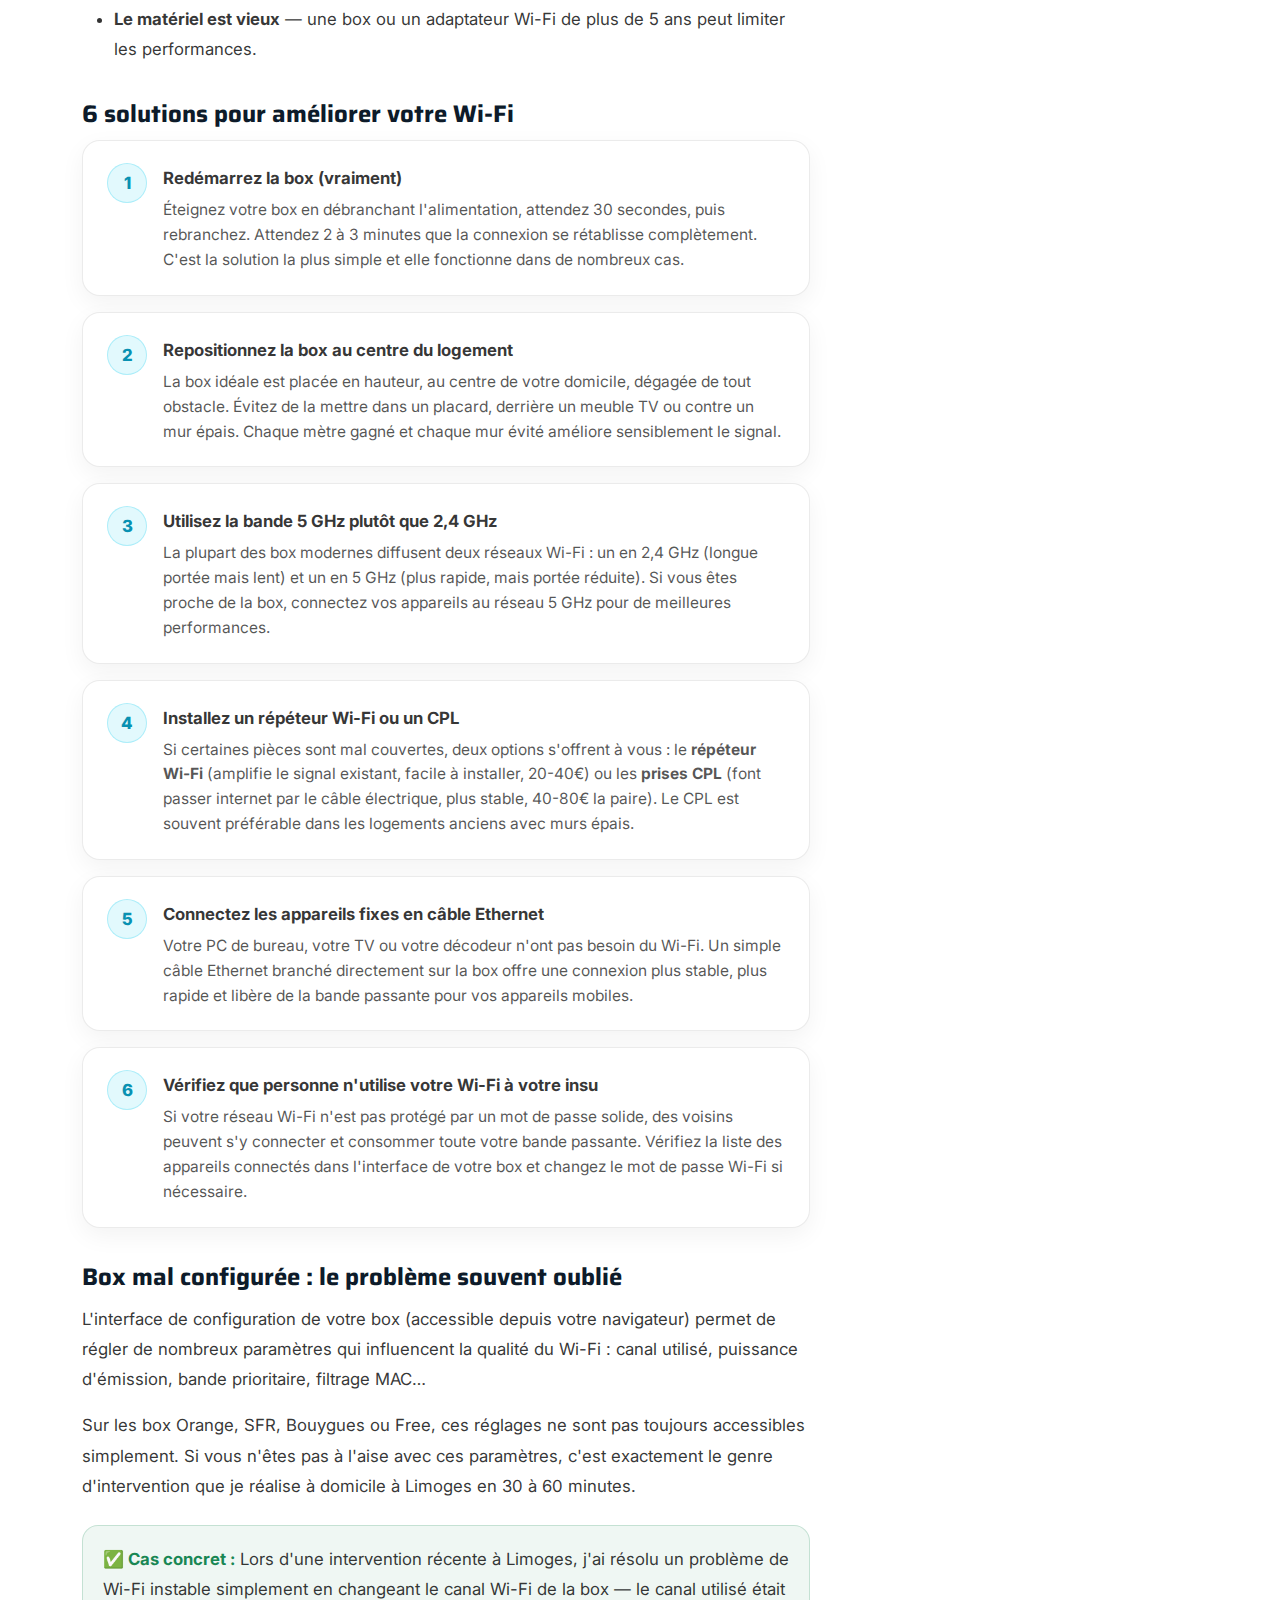
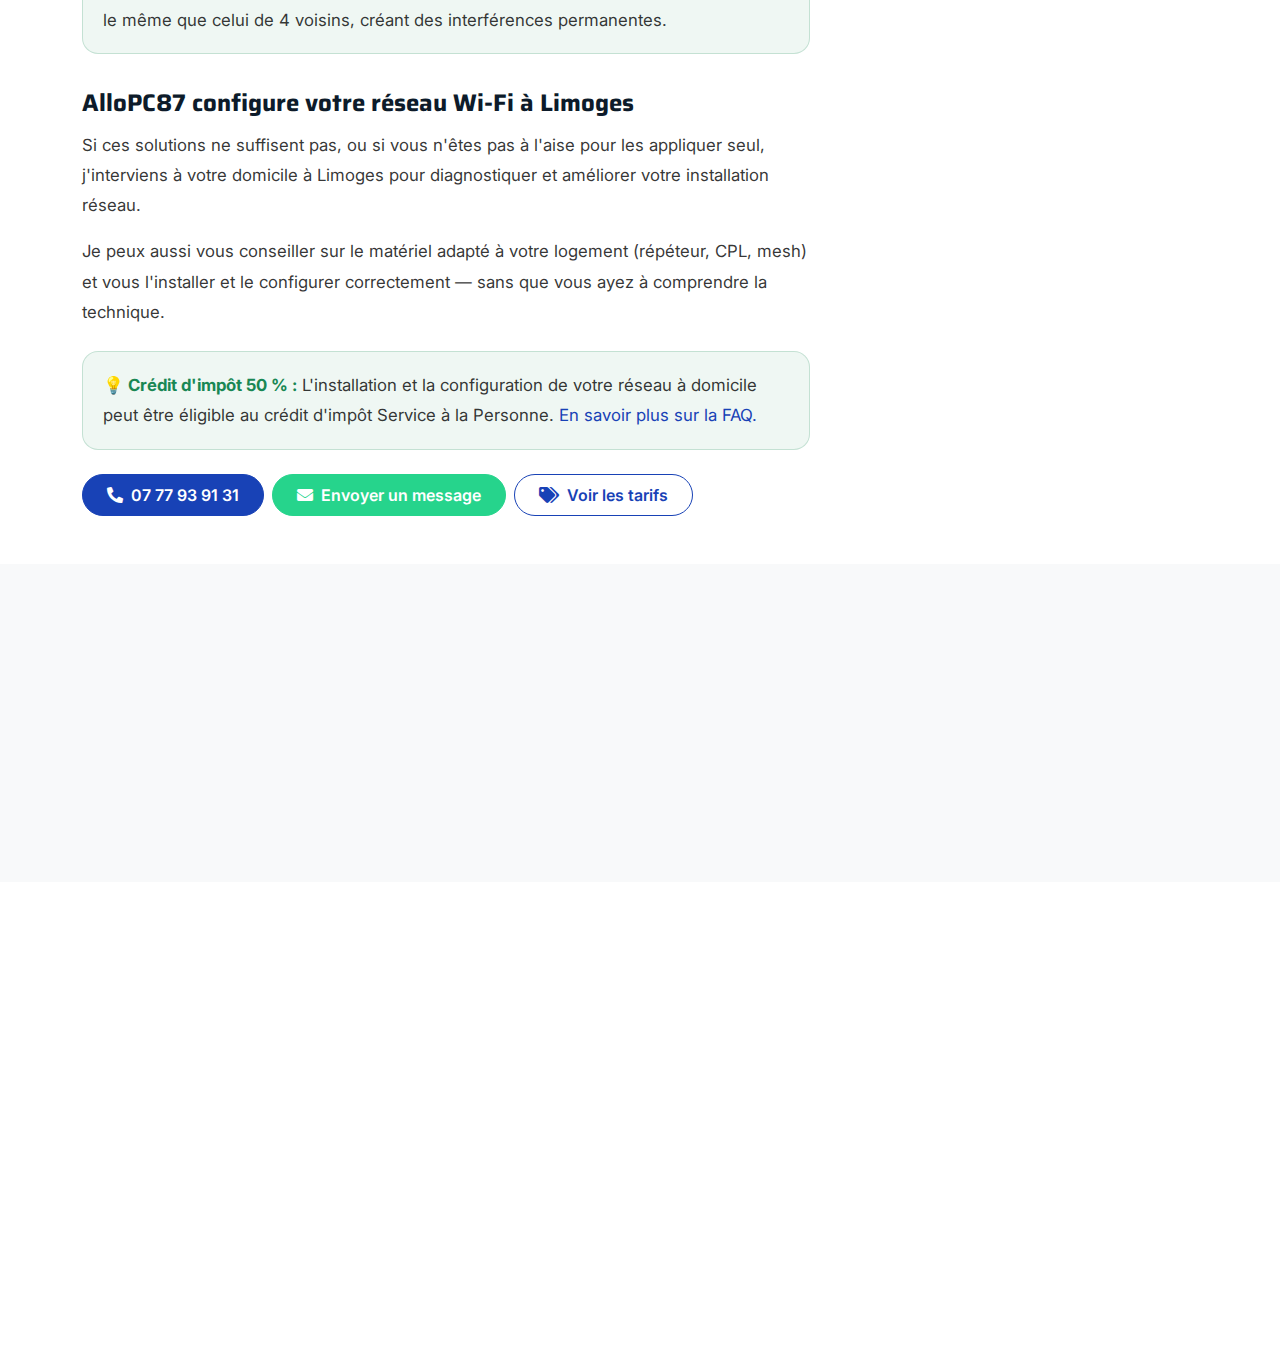
<file: ameliorer-wifi-limoges.html>
<!DOCTYPE html>
<html lang="fr">

<head>
  <meta charset="utf-8">
  <title>Wi-Fi lent ou qui coupe à Limoges ? 6 solutions simples — AlloPC87</title>
  <meta content="width=device-width, initial-scale=1.0" name="viewport">
  <meta name="description"
    content="Votre Wi-Fi est lent ou instable à Limoges ? Découvrez 6 solutions pour améliorer votre connexion à la maison. AlloPC87 intervient à domicile pour configurer votre réseau.">
  <link rel="canonical" href="https://allopc87.com/ameliorer-wifi-limoges.html">
  <meta name="keywords"
    content="wifi lent Limoges, améliorer wifi Limoges, problème connexion internet Limoges, répéteur wifi Limoges, configurer box Limoges, AlloPC87">

  <link rel="preconnect" href="https://fonts.googleapis.com">
  <link rel="preconnect" href="https://fonts.gstatic.com" crossorigin>
  <link href="https://fonts.googleapis.com/css2?family=Inter:wght@400;500;600&family=Saira:wght@500;600;700&display=swap" rel="stylesheet">
  <link href="https://cdnjs.cloudflare.com/ajax/libs/font-awesome/5.10.0/css/all.min.css" rel="stylesheet">
  <link href="https://cdn.jsdelivr.net/npm/bootstrap-icons@1.4.1/font/bootstrap-icons.css" rel="stylesheet">
  <link href="lib/animate/animate.min.css" rel="stylesheet">
  <link href="lib/owlcarousel/assets/owl.carousel.min.css" rel="stylesheet">
  <link href="css/bootstrap.min.css" rel="stylesheet">
  <link href="css/style.css" rel="stylesheet">

  <script async src="https://www.googletagmanager.com/gtag/js?id=G-9ZCFM0CZCV"></script>
  <script>
    window.dataLayer = window.dataLayer || [];
    function gtag() { dataLayer.push(arguments); }
    gtag('js', new Date());
    gtag('config', 'G-9ZCFM0CZCV');
  </script>

  <style>
    .article-badge {
      display: inline-block;
      background: rgba(13,202,240,.10);
      border: 1px solid rgba(13,202,240,.25);
      color: #0891b2;
      font-weight: 600;
      font-size: 0.85rem;
      padding: .3rem .9rem;
      border-radius: 999px;
      margin-bottom: 1rem;
    }

    .article-body {
      font-size: 1.05rem;
      line-height: 1.8;
      color: rgba(0,0,0,.80);
    }

    .article-body h2 {
      font-size: 1.5rem;
      font-weight: 700;
      margin-top: 2.2rem;
      margin-bottom: .75rem;
      color: #0d1b2a;
    }

    .article-body p { margin-bottom: 1rem; }

    .tip-card {
      background: #fff;
      border: 1px solid rgba(0,0,0,.08);
      border-radius: 18px;
      padding: 22px 24px;
      box-shadow: 0 8px 24px rgba(0,0,0,.05);
      margin-bottom: 16px;
      display: flex;
      gap: 16px;
      align-items: flex-start;
    }

    .tip-card .tip-num {
      min-width: 40px;
      height: 40px;
      border-radius: 999px;
      background: rgba(13,202,240,.12);
      border: 1px solid rgba(13,202,240,.25);
      display: flex;
      align-items: center;
      justify-content: center;
      font-weight: 800;
      font-size: 1.05rem;
      color: #0891b2;
      flex-shrink: 0;
    }

    .tip-card .tip-title {
      font-weight: 700;
      font-size: 1.05rem;
      margin-bottom: .3rem;
    }

    .tip-card .tip-desc {
      font-size: .97rem;
      color: rgba(0,0,0,.68);
      line-height: 1.6;
      margin: 0;
    }

    .callout-green {
      background: rgba(25,135,84,.07);
      border: 1px solid rgba(25,135,84,.20);
      border-radius: 16px;
      padding: 18px 20px;
      margin: 1.5rem 0;
    }
    .callout-green strong { color: #198754; }

    .callout-blue {
      background: rgba(13,110,253,.07);
      border: 1px solid rgba(13,110,253,.18);
      border-radius: 16px;
      padding: 18px 20px;
      margin: 1.5rem 0;
    }
    .callout-blue strong { color: #0d6efd; }

    .sidebar-card {
      background: #fff;
      border: 1px solid rgba(0,0,0,.08);
      border-radius: 18px;
      padding: 24px;
      box-shadow: 0 8px 24px rgba(0,0,0,.06);
      position: sticky;
      top: 24px;
    }
    .sidebar-card .mini { font-size: .95rem; color: rgba(0,0,0,.65); }

    .step {
      display: flex;
      gap: 12px;
      align-items: flex-start;
      margin-bottom: 14px;
    }
    .step .num {
      width: 32px;
      height: 32px;
      border-radius: 999px;
      background: rgba(13,110,253,.12);
      border: 1px solid rgba(13,110,253,.22);
      display: flex;
      align-items: center;
      justify-content: center;
      font-weight: 800;
      font-size: .9rem;
      color: #0d6efd;
      flex-shrink: 0;
    }

    .toc {
      background: #f8f9fa;
      border: 1px solid rgba(0,0,0,.08);
      border-radius: 14px;
      padding: 18px 22px;
      margin-bottom: 2rem;
    }
    .toc ul { margin: 0; padding-left: 1.2rem; }
    .toc li { margin-bottom: .4rem; }
    .toc a { color: #0d6efd; text-decoration: none; font-size: .97rem; }
    .toc a:hover { text-decoration: underline; }

    @media (max-width: 991px) {
      .sidebar-card { position: static; margin-top: 2rem; }
    }
  </style>
</head>

<body>
  <!-- Spinner -->
  <div id="spinner" class="show position-fixed translate-middle w-100 vh-100 top-50 start-50 d-flex align-items-center justify-content-center">
    <div class="spinner-grow text-primary" role="status"></div>
  </div>

   <!-- Topbar Start -->
  <div class="container-fluid bg-dark py-2 d-none d-md-flex">
    <div class="container">
      <div class="d-flex justify-content-between topbar">
        <div class="top-info">
          <small class="me-3 fw-bold text-white">
            <i class="fas fa-map-marker-alt me-2 text-secondary"></i>Limoges & alentours 
          </small>
          <small class="me-3 fw-bold text-white">
            <a href="mailto:contact@allopc87.com" class="fw-bold text-white text-decoration-none">
              <i class="fas fa-envelope me-2 text-secondary"></i>contact@allopc87.com
            </a>
          </small>
        </div>
        <div id="note" class="text-secondary d-none d-xl-flex">
          <small>AlloPC87 — Dépannage & cours à domicile • Tarifs clairs</small>
        </div>
        <div class="top-link d-flex align-items-center">

          <!-- Facebook -->
          <a href="https://www.facebook.com/people/Allo-PC-87-D%C3%A9pannage-Assistance-Informatique/61581957924943/"
            target="_blank" rel="noopener" class="social-icon me-2">
            <i class="fab fa-facebook-f"></i>
          </a>

          <!-- Google Avis -->
          <a href="https://maps.app.goo.gl/s5KBTZkTBJnvesgY7" target="_blank" rel="noopener" class="social-icon">
            <i class="fab fa-google"></i>
          </a>
        </div>
      </div>
    </div>
  </div>
  <!-- Topbar End -->

  <!-- Navbar -->
  <div class="container-fluid bg-primary">
    <div class="container">
      <nav class="navbar navbar-dark navbar-expand-lg py-0">
        <a href="index.html" class="navbar-brand d-flex align-items-center">
          <img src="img/logo4.webp" alt="AlloPC87" class="img-fluid" style="max-height:90px;">
        </a>
        <button type="button" class="navbar-toggler me-0" data-bs-toggle="collapse" data-bs-target="#navbarCollapse">
          <span class="navbar-toggler-icon"></span>
        </button>
        <div class="collapse navbar-collapse bg-transparent" id="navbarCollapse">
          <div class="navbar-nav ms-auto mx-xl-auto p-0">
            <a href="index.html" class="nav-item nav-link">Accueil</a>
            <a href="about.html" class="nav-item nav-link">À propos</a>
            <a href="service.html" class="nav-item nav-link">Services</a>
            <a href="project.html" class="nav-item nav-link">Projets</a>
            <a href="blog.html" class="nav-item nav-link active text-secondary">Conseils</a>
            <a href="contact.html" class="nav-item nav-link">Contact</a>
            <a href="faq.html" class="nav-item nav-link">FAQ</a>
          </div>
        </div>
        <div class="d-none d-xl-flex flex-shirink-0">
          <div id="phone-tada" class="d-flex align-items-center justify-content-center me-4">
            <a href="tel:+33777939131" class="position-relative animated tada infinite">
              <i class="fa fa-phone-alt text-white fa-2x"></i>
              <div class="position-absolute" style="top: -7px; left: 20px;"><span><i class="fa fa-comment-dots text-secondary"></i></span></div>
            </a>
          </div>
          <div class="d-flex flex-column pe-4">
            <span class="text-white-50">Une question ?</span>
            <a href="tel:+33777939131" class="text-secondary text-decoration-none" style="font-weight:700;font-size:1.1rem;">07 77 93 91 31</a>
          </div>
        </div>
      </nav>
    </div>
  </div>

  <!-- Page Header -->
  <div class="container-fluid page-header py-5">
    <div class="container text-center py-5">
      <h1 class="display-2 text-white mb-4 animated slideInDown">Wi-Fi lent ou instable</h1>
      <nav aria-label="breadcrumb" class="animated slideInDown">
        <ol class="breadcrumb justify-content-center mb-0">
          <li class="breadcrumb-item"><a href="index.html">Accueil</a></li>
          <li class="breadcrumb-item"><a href="blog.html">Conseils</a></li>
          <li class="breadcrumb-item active" aria-current="page">Améliorer le Wi-Fi à Limoges</li>
        </ol>
      </nav>
    </div>
  </div>

  <!-- Article -->
  <div class="container-fluid py-5">
    <div class="container">
      <div class="row g-5">

        <!-- Contenu principal -->
        <div class="col-lg-8 wow fadeIn" data-wow-delay=".2s">

          <span class="article-badge"><i class="fas fa-wifi me-1"></i> Réseau & Internet</span>
          <h1 class="mb-3" style="font-size:2rem;font-weight:800;line-height:1.3;">
            Wi-Fi lent ou qui coupe à Limoges ? 6 solutions simples pour améliorer votre connexion
          </h1>
          <p class="text-muted mb-4" style="font-size:.95rem;">
            <i class="fas fa-user-circle me-1"></i> Thierry — AlloPC87
            &nbsp;|&nbsp;
            <i class="fas fa-map-marker-alt me-1"></i> Limoges (87)
            &nbsp;|&nbsp;
            <i class="far fa-clock me-1"></i> 5 min de lecture
          </p>

          <div class="toc">
            <strong><i class="fas fa-list me-2 text-primary"></i>Dans cet article</strong>
            <ul class="mt-2">
              <li><a href="#causes">Pourquoi mon Wi-Fi est-il lent ou instable ?</a></li>
              <li><a href="#solutions">6 solutions pour améliorer votre Wi-Fi</a></li>
              <li><a href="#box">Box mal configurée : le problème souvent oublié</a></li>
              <li><a href="#allopc87">AlloPC87 configure votre réseau à Limoges</a></li>
            </ul>
          </div>

          <div class="article-body">

            <p>
              La vidéo qui se met en pause, les appels vidéo qui pixelisent, l'imprimante Wi-Fi qui ne répond
              plus… Un mauvais signal Wi-Fi peut rendre la vie numérique vraiment frustrante. C'est un problème
              que je règle régulièrement lors de mes interventions à domicile à Limoges, et la bonne nouvelle,
              c'est que <strong>la solution est souvent simple</strong> — et ne nécessite pas forcément d'acheter
              du matériel.
            </p>

            <div class="callout-blue">
              <strong>💡 À savoir :</strong> Dans 4 cas sur 10, le problème de Wi-Fi vient d'un simple
              redémarrage de la box non effectué depuis des semaines, ou d'un emplacement mal choisi pour la box.
              Commencez toujours par ces deux points avant d'investir dans du matériel.
            </div>

            <!-- Causes -->
            <h2 id="causes">Pourquoi mon Wi-Fi est-il lent ou instable ?</h2>
            <p>Plusieurs facteurs peuvent dégrader votre connexion Wi-Fi à la maison :</p>
            <ul>
              <li><strong>La box est trop loin</strong> de l'appareil — le signal Wi-Fi s'affaiblit avec la distance et les murs.</li>
              <li><strong>Les murs épais ou en béton</strong> bloquent fortement le signal Wi-Fi.</li>
              <li><strong>La box n'a pas redémarré depuis longtemps</strong> — comme un PC, elle a besoin d'un redémarrage occasionnel.</li>
              <li><strong>Trop d'appareils connectés en même temps</strong> — smartphones, TV, tablettes, PC… chacun consomme de la bande passante.</li>
              <li><strong>Des interférences</strong> avec d'autres appareils (micro-ondes, téléphone sans fil, voisins).</li>
              <li><strong>La box est mal configurée</strong> ou utilise un canal Wi-Fi encombré.</li>
              <li><strong>Le matériel est vieux</strong> — une box ou un adaptateur Wi-Fi de plus de 5 ans peut limiter les performances.</li>
            </ul>

            <!-- Solutions -->
            <h2 id="solutions">6 solutions pour améliorer votre Wi-Fi</h2>

            <div class="tip-card">
              <div class="tip-num">1</div>
              <div>
                <div class="tip-title">Redémarrez la box (vraiment)</div>
                <p class="tip-desc">
                  Éteignez votre box en débranchant l'alimentation, attendez 30 secondes, puis rebranchez.
                  Attendez 2 à 3 minutes que la connexion se rétablisse complètement. C'est la solution
                  la plus simple et elle fonctionne dans de nombreux cas.
                </p>
              </div>
            </div>

            <div class="tip-card">
              <div class="tip-num">2</div>
              <div>
                <div class="tip-title">Repositionnez la box au centre du logement</div>
                <p class="tip-desc">
                  La box idéale est placée en hauteur, au centre de votre domicile, dégagée de tout obstacle.
                  Évitez de la mettre dans un placard, derrière un meuble TV ou contre un mur épais.
                  Chaque mètre gagné et chaque mur évité améliore sensiblement le signal.
                </p>
              </div>
            </div>

            <div class="tip-card">
              <div class="tip-num">3</div>
              <div>
                <div class="tip-title">Utilisez la bande 5 GHz plutôt que 2,4 GHz</div>
                <p class="tip-desc">
                  La plupart des box modernes diffusent deux réseaux Wi-Fi : un en 2,4 GHz (longue portée mais lent)
                  et un en 5 GHz (plus rapide, mais portée réduite). Si vous êtes proche de la box, connectez vos
                  appareils au réseau 5 GHz pour de meilleures performances.
                </p>
              </div>
            </div>

            <div class="tip-card">
              <div class="tip-num">4</div>
              <div>
                <div class="tip-title">Installez un répéteur Wi-Fi ou un CPL</div>
                <p class="tip-desc">
                  Si certaines pièces sont mal couvertes, deux options s'offrent à vous : le <strong>répéteur Wi-Fi</strong>
                  (amplifie le signal existant, facile à installer, 20-40€) ou les <strong>prises CPL</strong>
                  (font passer internet par le câble électrique, plus stable, 40-80€ la paire).
                  Le CPL est souvent préférable dans les logements anciens avec murs épais.
                </p>
              </div>
            </div>

            <div class="tip-card">
              <div class="tip-num">5</div>
              <div>
                <div class="tip-title">Connectez les appareils fixes en câble Ethernet</div>
                <p class="tip-desc">
                  Votre PC de bureau, votre TV ou votre décodeur n'ont pas besoin du Wi-Fi. Un simple câble
                  Ethernet branché directement sur la box offre une connexion plus stable, plus rapide et
                  libère de la bande passante pour vos appareils mobiles.
                </p>
              </div>
            </div>

            <div class="tip-card">
              <div class="tip-num">6</div>
              <div>
                <div class="tip-title">Vérifiez que personne n'utilise votre Wi-Fi à votre insu</div>
                <p class="tip-desc">
                  Si votre réseau Wi-Fi n'est pas protégé par un mot de passe solide, des voisins peuvent s'y
                  connecter et consommer toute votre bande passante. Vérifiez la liste des appareils connectés
                  dans l'interface de votre box et changez le mot de passe Wi-Fi si nécessaire.
                </p>
              </div>
            </div>

            <!-- Box mal configurée -->
            <h2 id="box">Box mal configurée : le problème souvent oublié</h2>
            <p>
              L'interface de configuration de votre box (accessible depuis votre navigateur) permet de régler
              de nombreux paramètres qui influencent la qualité du Wi-Fi : canal utilisé, puissance d'émission,
              bande prioritaire, filtrage MAC…
            </p>
            <p>
              Sur les box Orange, SFR, Bouygues ou Free, ces réglages ne sont pas toujours accessibles simplement.
              Si vous n'êtes pas à l'aise avec ces paramètres, c'est exactement le genre d'intervention que je
              réalise à domicile à Limoges en 30 à 60 minutes.
            </p>

            <div class="callout-green">
              <strong>✅ Cas concret :</strong> Lors d'une intervention récente à Limoges, j'ai résolu
              un problème de Wi-Fi instable simplement en changeant le canal Wi-Fi de la box — le canal utilisé
              était le même que celui de 4 voisins, créant des interférences permanentes.
            </div>

            <!-- AlloPC87 -->
            <h2 id="allopc87">AlloPC87 configure votre réseau Wi-Fi à Limoges</h2>
            <p>
              Si ces solutions ne suffisent pas, ou si vous n'êtes pas à l'aise pour les appliquer seul,
              j'interviens à votre domicile à Limoges pour diagnostiquer et améliorer votre installation réseau.
            </p>
            <p>
              Je peux aussi vous conseiller sur le matériel adapté à votre logement (répéteur, CPL, mesh)
              et vous l'installer et le configurer correctement — sans que vous ayez à comprendre la technique.
            </p>

            <div class="callout-green">
              <strong>💡 Crédit d'impôt 50 % :</strong> L'installation et la configuration de votre réseau
              à domicile peut être éligible au crédit d'impôt Service à la Personne.
              <a href="faq.html">En savoir plus sur la FAQ.</a>
            </div>

            <div class="d-flex flex-wrap gap-2 mt-4">
              <a href="tel:+33777939131" class="btn btn-primary rounded-pill px-4 py-2">
                <i class="fas fa-phone-alt me-2"></i>07 77 93 91 31
              </a>
              <a href="contact.html" class="btn btn-secondary rounded-pill px-4 py-2 text-white">
                <i class="fas fa-envelope me-2"></i>Envoyer un message
              </a>
              <a href="service.html" class="btn btn-outline-primary rounded-pill px-4 py-2">
                <i class="fas fa-tags me-2"></i>Voir les tarifs
              </a>
            </div>

          </div>
        </div>

        <!-- Sidebar -->
        <div class="col-lg-4 wow fadeIn" data-wow-delay=".4s">
          <div class="sidebar-card">
            <h5 class="mb-1" style="font-weight:700;">Wi-Fi qui pose problème ?</h5>
            <p class="mini mb-3">J'interviens à domicile à Limoges pour configurer votre réseau et améliorer votre connexion.</p>

            <div class="step">
              <div class="num">1</div>
              <div>
                <div class="fw-bold" style="font-size:.97rem;">Diagnostic réseau</div>
                <div class="mini">Je teste votre signal dans chaque pièce et identifie le problème.</div>
              </div>
            </div>
            <div class="step">
              <div class="num">2</div>
              <div>
                <div class="fw-bold" style="font-size:.97rem;">Configuration & installation</div>
                <div class="mini">Réglage de la box, répéteur ou CPL selon votre logement.</div>
              </div>
            </div>
            <div class="step">
              <div class="num">3</div>
              <div>
                <div class="fw-bold" style="font-size:.97rem;">Connexion de vos appareils</div>
                <div class="mini">PC, imprimante, TV, smartphone — tout est bien connecté.</div>
              </div>
            </div>

            <hr>

            <div class="mb-3">
              <div class="fw-bold mb-1" style="font-size:.97rem;"><i class="fas fa-tag text-secondary me-2"></i>Tarifs</div>
              <div class="mini">30 € / 30 min • 50 € / heure</div>
            </div>
            <div class="mb-3">
              <div class="fw-bold mb-1" style="font-size:.97rem;"><i class="fas fa-map-marker-alt text-secondary me-2"></i>Zone</div>
              <div class="mini">Limoges, Panazol, Isle, Couzeix, Feytiat…</div>
            </div>
            <div class="mb-4">
              <div class="fw-bold mb-1" style="font-size:.97rem;"><i class="fas fa-percentage text-secondary me-2"></i>Crédit d'impôt</div>
              <div class="mini">50 % de réduction possible (SAP, selon conditions)</div>
            </div>

            <div class="d-grid gap-2">
              <a href="tel:+33777939131" class="btn btn-primary rounded-pill py-3">
                <i class="fas fa-phone-alt me-2"></i>07 77 93 91 31
              </a>
              <a href="contact.html" class="btn btn-secondary rounded-pill py-3 text-white">
                <i class="fas fa-envelope me-2"></i>Envoyer un message
              </a>
            </div>
          </div>

          <div class="mt-4 p-4" style="background:#f8f9fa;border-radius:18px;border:1px solid rgba(0,0,0,.07);">
            <h6 class="fw-bold mb-3">Autres conseils utiles</h6>
            <a href="accelerer-pc-windows-limoges.html" class="d-flex align-items-center gap-2 mb-3 text-decoration-none text-dark">
              <i class="fas fa-tachometer-alt text-primary"></i>
              <span style="font-size:.95rem;">Accélérer un PC Windows lent</span>
            </a>
            <a href="supprimer-virus-ordinateur-limoges.html" class="d-flex align-items-center gap-2 mb-3 text-decoration-none text-dark">
              <i class="fas fa-shield-alt text-primary"></i>
              <span style="font-size:.95rem;">Supprimer un virus sur votre PC</span>
            </a>
            <a href="depannage-informatique-limoges.html" class="d-flex align-items-center gap-2 text-decoration-none text-dark">
              <i class="fas fa-tools text-primary"></i>
              <span style="font-size:.95rem;">Dépannage informatique à Limoges</span>
            </a>
          </div>
        </div>

      </div>
    </div>
  </div>

  <!-- CTA final -->
  <div class="container-fluid py-5" style="background:#f8f9fa;">
    <div class="container">
      <div class="bg-white border rounded-4 p-4 p-md-5 wow fadeIn" data-wow-delay=".2s" style="box-shadow:0 8px 30px rgba(0,0,0,.06);">
        <div class="row g-3 align-items-center">
          <div class="col-lg-8">
            <h3 class="mb-2">Wi-Fi instable à Limoges ? Je viens régler ça chez vous.</h3>
            <p class="mb-0 text-muted">Appelez-moi ou envoyez un message. Intervention rapide, tarifs clairs.</p>
          </div>
          <div class="col-lg-4 d-grid gap-2">
            <a class="btn btn-primary rounded-pill py-3" href="tel:+33777939131">
              <i class="fas fa-phone-alt me-2"></i>Appeler maintenant
            </a>
            <a class="btn btn-secondary rounded-pill py-3 text-white" href="contact.html">Contact rapide</a>
          </div>
        </div>
      </div>
    </div>
  </div>

  <!-- Footer -->
  <div class="container-fluid footer bg-dark wow fadeIn" data-wow-delay=".3s">
    <div class="container pt-5 pb-4">
      <div class="row g-5">
        <div class="col-lg-3 col-md-6">
          <a href="index.html" class="navbar-brand d-flex align-items-center">
            <img src="img/logo4.webp" alt="AlloPC87" class="img-fluid" style="max-height:100px;">
          </a>
          <p class="mt-4 text-light">Dépannage informatique & cours à domicile — Limoges. Tarifs clairs, rendez-vous rapides.</p>
          <div class="d-flex">

            <!-- Facebook -->
            <a href="https://www.facebook.com/people/Allo-PC-87-D%C3%A9pannage-Assistance-Informatique/61581957924943/"
              target="_blank" rel="noopener" class="social-icon me-2">
              <i class="fab fa-facebook-f"></i>
            </a>

            <!-- Google Avis -->
            <a href="https://maps.app.goo.gl/s5KBTZkTBJnvesgY7" target="_blank" rel="noopener" class="social-icon">
              <i class="fab fa-google"></i>
            </a>
        </div>
        </div>
        <div class="col-lg-3 col-md-6">
          <span class="h3 text-secondary">Liens</span>
          <div class="mt-4 d-flex flex-column short-link">
            <a href="about.html" class="mb-2 text-white"><i class="fas fa-angle-right text-secondary me-2"></i>À propos</a>
            <a href="contact.html" class="mb-2 text-white"><i class="fas fa-angle-right text-secondary me-2"></i>Contact</a>
            <a href="service.html" class="mb-2 text-white"><i class="fas fa-angle-right text-secondary me-2"></i>Services</a>
            <a href="project.html" class="mb-2 text-white"><i class="fas fa-angle-right text-secondary me-2"></i>Projets</a>
            <a href="blog.html" class="mb-2 text-white"><i class="fas fa-angle-right text-secondary me-2"></i>Conseils</a>
            <a href="faq.html" class="mb-2 text-white"><i class="fas fa-angle-right text-secondary me-2"></i>FAQ</a>
          </div>
        </div>
        <div class="col-lg-3 col-md-6">
          <span class="h3 text-secondary">Infos</span>
          <div class="mt-4 d-flex flex-column help-link">
            <span class="mb-2 text-white"><i class="fas fa-angle-right text-secondary me-2"></i>Lun–Sam • 9h–18h</span>
            <span class="mb-2 text-white"><i class="fas fa-angle-right text-secondary me-2"></i>Limoges & alentours</span>
            <span class="mb-2 text-white"><i class="fas fa-angle-right text-secondary me-2"></i>Entreprise déclarée (micro-entreprise)</span>
            <span class="mb-2 text-white"><i class="fas fa-angle-right text-secondary me-2"></i>SIRET : 99963198900012</span>
            <span class="mb-2 text-white"><i class="fas fa-angle-right text-secondary me-2"></i>Assurance RC Professionnelle</span>
            <span class="mb-2 text-white"><i class="fas fa-angle-right text-secondary me-2"></i>Services à la Personne (selon conditions)</span>
          </div>
        </div>
        <div class="col-lg-3 col-md-6">
          <span class="h3 text-secondary">Nous joindre</span>
          <div class="text-white mt-4 d-flex flex-column contact-link">
            <span class="pb-3 text-light border-bottom border-primary"><i class="fas fa-map-marker-alt text-secondary me-2"></i>Limoges</span>
            <a href="tel:+33777939131" class="py-3 text-light border-bottom border-primary"><i class="fas fa-phone-alt text-secondary me-2"></i>07 77 93 91 31</a>
            <a href="mailto:contact@allopc87.com" class="py-3 text-light border-bottom border-primary"><i class="fas fa-envelope text-secondary me-2"></i>contact@allopc87.com</a>
          </div>
        </div>
      </div>
      <hr class="text-light mt-5 mb-4">
      <div class="row">
        <div class="col-md-6 text-center text-md-start">
          <span class="text-light">© <span class="text-secondary">AlloPC87</span> — Tous droits réservés.</span>
        </div>
      </div>
    </div>
  </div>

  <a href="#" class="btn btn-secondary btn-square rounded-circle back-to-top"><i class="fa fa-arrow-up text-white"></i></a>

  <script src="https://ajax.googleapis.com/ajax/libs/jquery/3.6.4/jquery.min.js"></script>
  <script src="https://cdn.jsdelivr.net/npm/bootstrap@5.0.0/dist/js/bootstrap.bundle.min.js"></script>
  <script src="lib/wow/wow.min.js"></script>
  <script src="lib/easing/easing.min.js"></script>
  <script src="lib/waypoints/waypoints.min.js"></script>
  <script src="lib/owlcarousel/owl.carousel.min.js"></script>
  <script src="js/main.js"></script>
  <script>
    document.addEventListener('DOMContentLoaded', function () {
      document.querySelectorAll('a[href^="tel:"]').forEach(function (el) {
        el.addEventListener('click', function () {
          gtag('event', 'clic_telephone', { event_category: 'contact', event_label: el.getAttribute('href') });
        });
      });
    });
  </script>
</body>
</html>
</file>
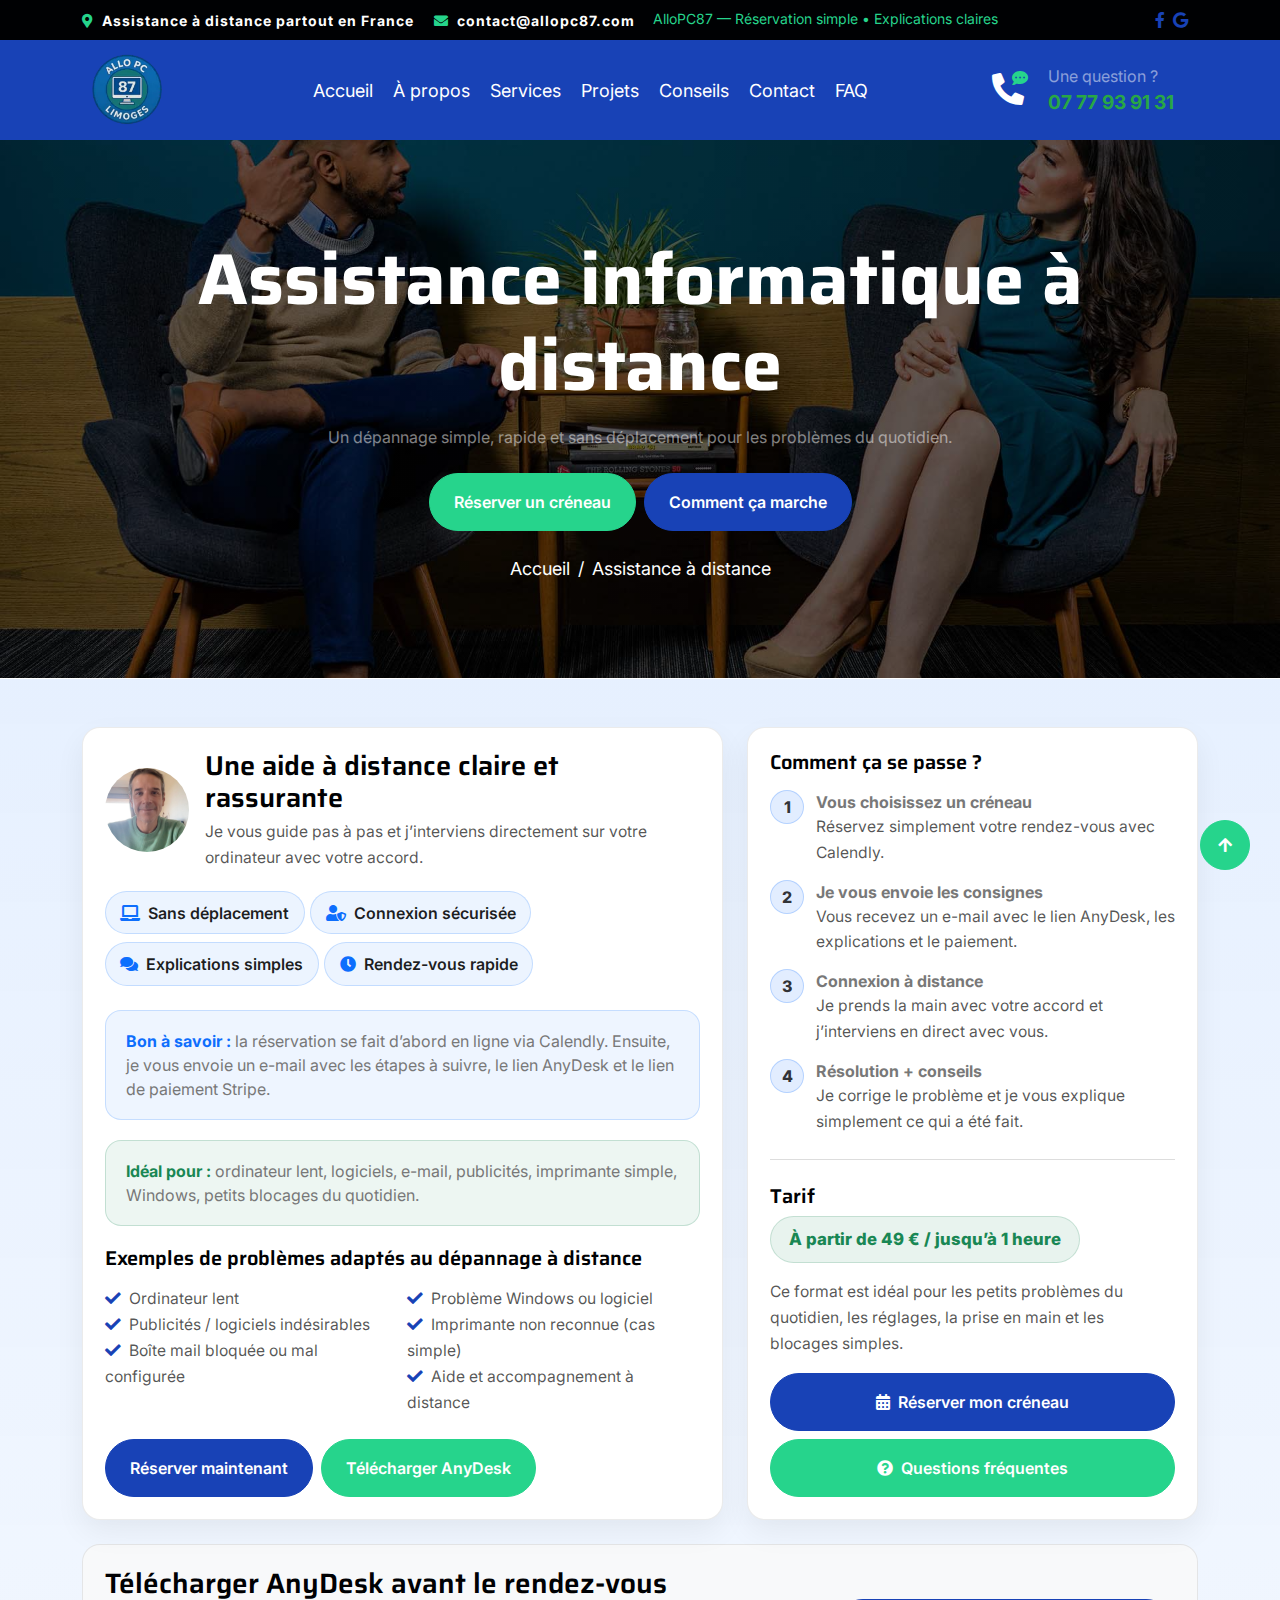
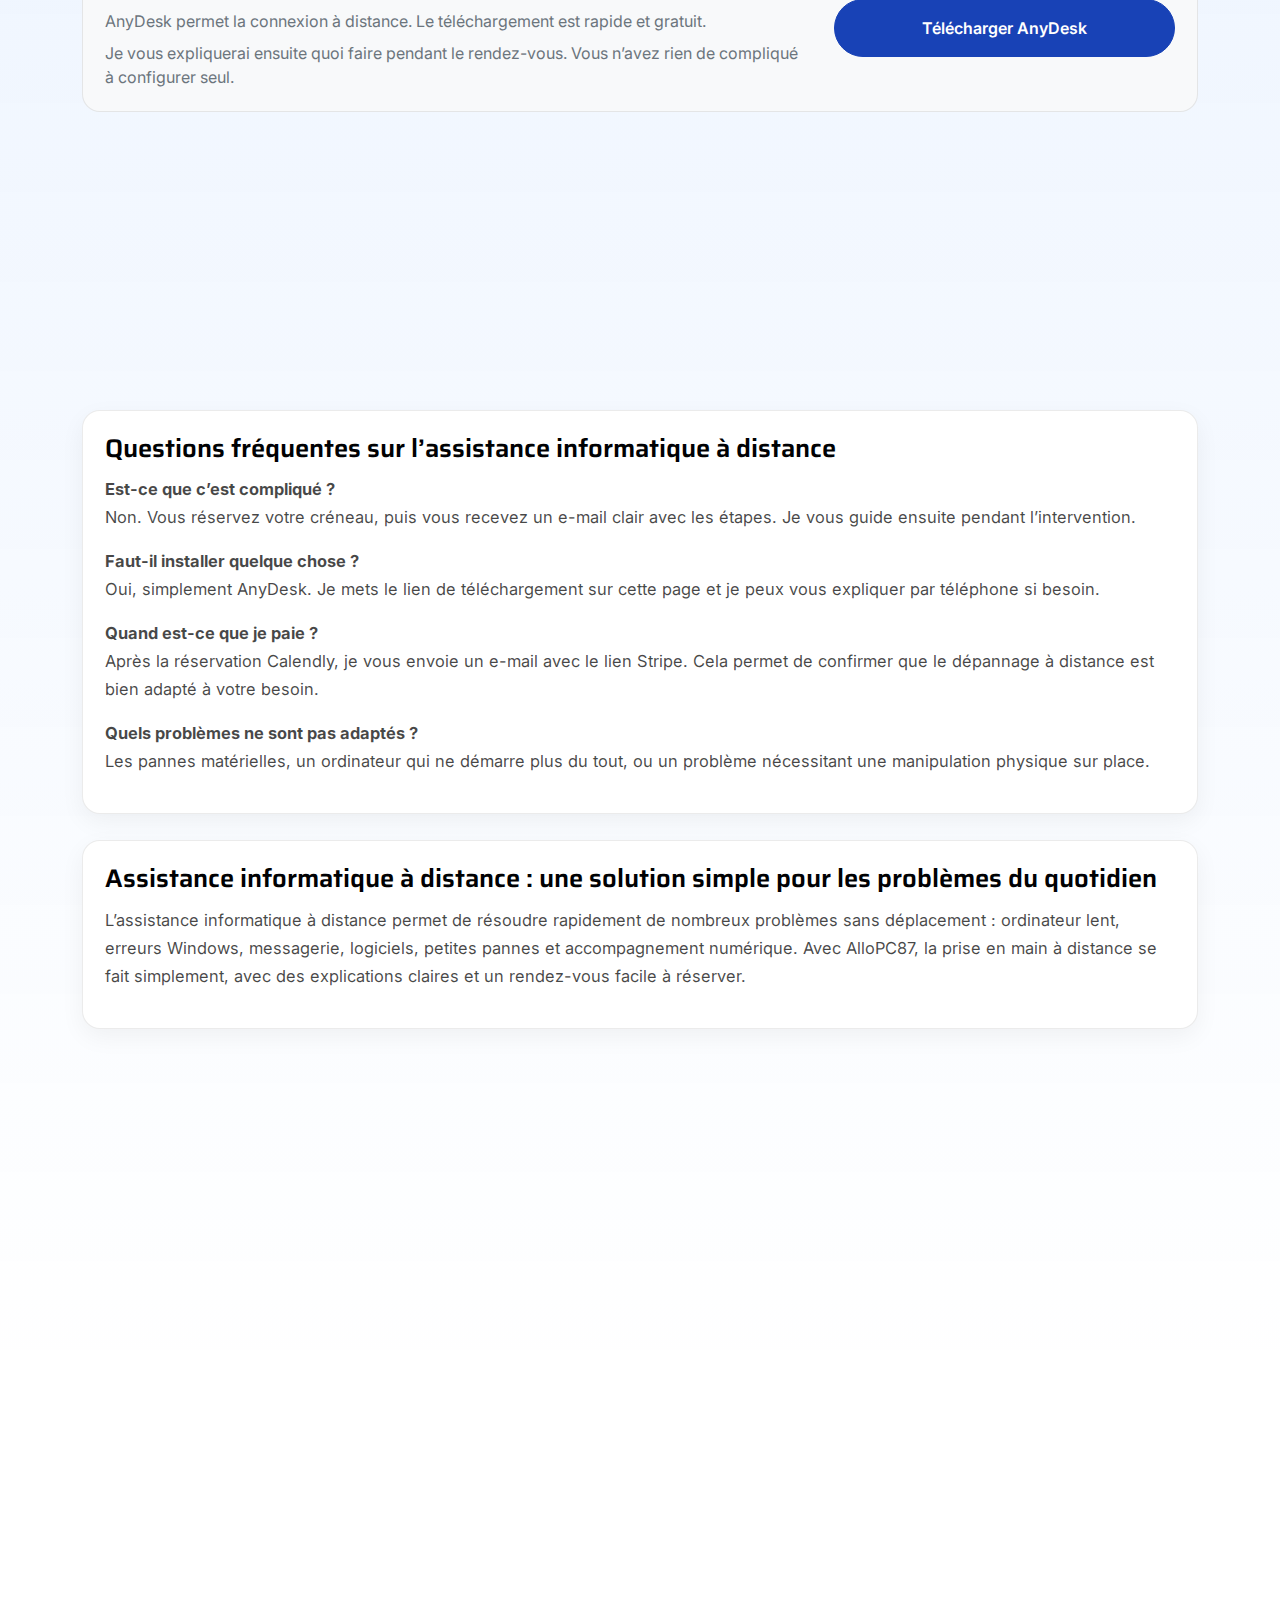
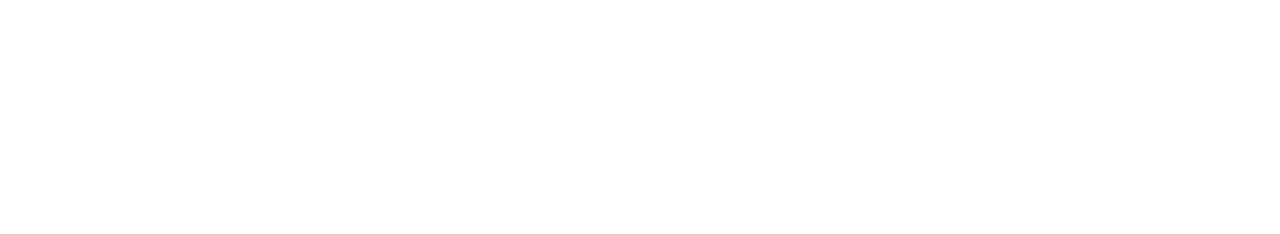
<file: assistance-informatique-distance.html>
<!DOCTYPE html>
<html lang="fr">

<head>
  <meta charset="utf-8">
  <title>Assistance informatique à distance — Dépannage PC rapide | AlloPC87</title>
  <meta content="width=device-width, initial-scale=1.0" name="viewport">
  <meta name="description"
    content="Assistance informatique à distance avec AlloPC87 : PC lent, virus, e-mails, imprimante, Windows, aide à distance simple et sécurisée. Réservation en ligne puis intervention rapide.">
  <link rel="canonical" href="https://allopc87.com/assistance-informatique-distance.html">
  <meta name="keywords"
    content="assistance informatique à distance, dépannage informatique à distance, aide informatique à distance, pc lent, windows, imprimante, anydesk, allopc87">

  <link rel="preconnect" href="https://fonts.googleapis.com">
  <link rel="preconnect" href="https://fonts.gstatic.com" crossorigin>
  <link
    href="https://fonts.googleapis.com/css2?family=Inter:wght@400;500;600&family=Saira:wght@500;600;700&display=swap"
    rel="stylesheet">

  <link href="https://cdnjs.cloudflare.com/ajax/libs/font-awesome/5.10.0/css/all.min.css" rel="stylesheet">
  <link href="https://cdn.jsdelivr.net/npm/bootstrap-icons@1.4.1/font/bootstrap-icons.css" rel="stylesheet">

  <link href="lib/animate/animate.min.css" rel="stylesheet">
  <link href="lib/owlcarousel/assets/owl.carousel.min.css" rel="stylesheet">

  <link href="css/bootstrap.min.css" rel="stylesheet">
  <link href="css/style.css" rel="stylesheet">

  <script async src="https://www.googletagmanager.com/gtag/js?id=G-9ZCFM0CZCV"></script>
  <script>
    window.dataLayer = window.dataLayer || [];
    function gtag() { dataLayer.push(arguments); }
    gtag('js', new Date());
    gtag('config', 'G-9ZCFM0CZCV');
  </script>

  <style>
    .trust-card {
      background: #fff;
      border: 1px solid rgba(0, 0, 0, .08);
      border-radius: 18px;
      padding: 22px;
      box-shadow: 0 12px 30px rgba(0, 0, 0, .06);
      height: 100%;
    }

    .trust-card .mini {
      color: rgba(0, 0, 0, .68);
      font-size: 0.98rem;
      line-height: 1.65;
    }

    .pill {
      display: inline-flex;
      align-items: center;
      gap: .5rem;
      padding: .55rem .9rem;
      border-radius: 999px;
      background: rgba(13, 110, 253, .08);
      border: 1px solid rgba(13, 110, 253, .18);
      color: rgba(0, 0, 0, .88);
      font-weight: 600;
      margin: .25rem .35rem .25rem 0;
      text-decoration: none;
    }

    .pill i {
      color: #0d6efd;
    }

    .hero-local {
      background: linear-gradient(180deg, rgba(13, 110, 253, .10), rgba(13, 110, 253, 0));
      border-top: 1px solid rgba(255, 255, 255, .15);
    }

    .callout-blue {
      background: rgba(13, 110, 253, .07);
      border: 1px solid rgba(13, 110, 253, .18);
      border-radius: 16px;
      padding: 18px 20px;
      margin: 1.25rem 0;
    }

    .callout-blue strong {
      color: #0d6efd;
    }

    .callout-green {
      background: rgba(25, 135, 84, .08);
      border: 1px solid rgba(25, 135, 84, .20);
      border-radius: 16px;
      padding: 18px 20px;
      margin: 1.25rem 0;
    }

    .callout-green strong {
      color: #198754;
    }

    .step {
      display: flex;
      gap: 12px;
      align-items: flex-start;
      margin-bottom: 14px;
    }

    .step .num {
      width: 34px;
      height: 34px;
      border-radius: 999px;
      background: rgba(13, 110, 253, .12);
      border: 1px solid rgba(13, 110, 253, .22);
      display: flex;
      align-items: center;
      justify-content: center;
      font-weight: 800;
      color: rgba(0, 0, 0, .8);
      flex: 0 0 auto;
    }

    .feature-card {
      background: #fff;
      border: 1px solid rgba(0, 0, 0, .08);
      border-radius: 18px;
      padding: 22px;
      box-shadow: 0 8px 24px rgba(0, 0, 0, .05);
      height: 100%;
    }

    .feature-card i {
      font-size: 2rem;
      color: #0d6efd;
      margin-bottom: 14px;
    }

    .feature-card p {
      margin-bottom: 0;
      color: rgba(0, 0, 0, .72);
      line-height: 1.7;
    }

    .seo-box {
      margin-top: 26px;
      background: #fff;
      border: 1px solid rgba(0, 0, 0, .08);
      border-radius: 18px;
      padding: 22px;
      box-shadow: 0 8px 24px rgba(0, 0, 0, .05);
    }

    .seo-box h2 {
      font-size: 1.6rem;
      margin-bottom: .75rem;
    }

    .seo-box p {
      color: rgba(0, 0, 0, .72);
      font-size: 1.03rem;
      line-height: 1.7;
    }

    .download-box {
      background: #f8f9fa;
      border: 1px solid rgba(0, 0, 0, .08);
      border-radius: 18px;
      padding: 22px;
    }

    .price-badge {
      display: inline-flex;
      align-items: center;
      justify-content: center;
      padding: 10px 18px;
      border-radius: 999px;
      background: rgba(25, 135, 84, .10);
      border: 1px solid rgba(25, 135, 84, .18);
      font-weight: 800;
      color: #198754;
      font-size: 1.05rem;
    }

    @media (max-width: 991px) {
      .seo-box h2 {
        font-size: 1.35rem;
      }
    }
  </style>
</head>

<body>
  <!-- Spinner Start -->
  <div id="spinner"
    class="show position-fixed translate-middle w-100 vh-100 top-50 start-50 d-flex align-items-center justify-content-center">
    <div class="spinner-grow text-primary" role="status"></div>
  </div>
  <!-- Spinner End -->

  <!-- Topbar Start -->
  <div class="container-fluid bg-dark py-2 d-none d-md-flex">
    <div class="container">
      <div class="d-flex justify-content-between topbar">
        <div class="top-info">
          <small class="me-3 fw-bold text-white">
            <i class="fas fa-map-marker-alt me-2 text-secondary"></i>Assistance à distance partout en France
          </small>
          <small class="me-3 fw-bold text-white">
            <a href="mailto:contact@allopc87.com" class="fw-bold text-white text-decoration-none">
              <i class="fas fa-envelope me-2 text-secondary"></i>contact@allopc87.com
            </a>
          </small>
        </div>
        <div id="note" class="text-secondary d-none d-xl-flex">
          <small>AlloPC87 — Réservation simple • Explications claires</small>
        </div>
        <div class="top-link d-flex align-items-center">
          <a href="https://www.facebook.com/people/Allo-PC-87-D%C3%A9pannage-Assistance-Informatique/61581957924943/"
            target="_blank" rel="noopener" class="social-icon me-2">
            <i class="fab fa-facebook-f"></i>
          </a>
          <a href="https://maps.app.goo.gl/s5KBTZkTBJnvesgY7" target="_blank" rel="noopener" class="social-icon">
            <i class="fab fa-google"></i>
          </a>
        </div>
      </div>
    </div>
  </div>
  <!-- Topbar End -->

  <!-- Navbar Start -->
  <div class="container-fluid bg-primary">
    <div class="container">
      <nav class="navbar navbar-dark navbar-expand-lg py-0">
        <a href="index.html" class="navbar-brand d-flex align-items-center">
          <img src="img/logo4.webp" alt="AlloPC87" class="img-fluid" style="max-height:90px;">
        </a>
        <button type="button" class="navbar-toggler me-0" data-bs-toggle="collapse" data-bs-target="#navbarCollapse">
          <span class="navbar-toggler-icon"></span>
        </button>

        <div class="collapse navbar-collapse bg-transparent" id="navbarCollapse">
          <div class="navbar-nav ms-auto mx-xl-auto p-0">
            <a href="index.html" class="nav-item nav-link">Accueil</a>
            <a href="about.html" class="nav-item nav-link">À propos</a>
            <a href="service.html" class="nav-item nav-link">Services</a>
            <a href="project.html" class="nav-item nav-link">Projets</a>
            <a href="blog.html" class="nav-item nav-link">Conseils</a>
            <a href="contact.html" class="nav-item nav-link">Contact</a>
            <a href="faq.html" class="nav-item nav-link">FAQ</a>
          </div>
        </div>

        <div class="d-none d-xl-flex flex-shirink-0">
          <div id="phone-tada" class="d-flex align-items-center justify-content-center me-4">
            <a href="tel:+33777939131" class="position-relative animated tada infinite">
              <i class="fa fa-phone-alt text-white fa-2x"></i>
              <div class="position-absolute" style="top: -7px; left: 20px;">
                <span><i class="fa fa-comment-dots text-secondary"></i></span>
              </div>
            </a>
          </div>
          <div class="d-flex flex-column pe-4">
            <span class="text-white-50">Une question ?</span>
            <a href="tel:+33777939131" class="phone-link text-secondary text-decoration-none">07 77 93 91 31</a>
          </div>
        </div>
      </nav>
    </div>
  </div>
  <!-- Navbar End -->

  <!-- Header -->
  <div class="container-fluid page-header py-5">
    <div class="container text-center py-5">
      <h1 class="display-2 text-white mb-3 animated slideInDown">Assistance informatique à distance</h1>
      <p class="text-white-50 mb-4 animated slideInDown" style="max-width: 900px; margin: 0 auto;">
        Un dépannage simple, rapide et sans déplacement pour les problèmes du quotidien.
      </p>

      <div class="d-flex justify-content-center gap-2 flex-wrap animated slideInDown">
        <a class="btn btn-secondary rounded-pill px-4 py-3 text-white"
          href="https://calendly.com/thierry-salzedas/30min" target="_blank" rel="noopener">
          Réserver un créneau
        </a>
        <a class="btn btn-primary rounded-pill px-4 py-3" href="#comment-ca-marche">
          Comment ça marche
        </a>
      </div>

      <nav aria-label="breadcrumb" class="animated slideInDown mt-4">
        <ol class="breadcrumb justify-content-center mb-0">
          <li class="breadcrumb-item"><a href="index.html">Accueil</a></li>
          <li class="breadcrumb-item active" aria-current="page">Assistance à distance</li>
        </ol>
      </nav>
    </div>
  </div>

  <!-- Contenu principal -->
  <div class="container-fluid py-5 hero-local">
    <div class="container">
      <div class="row g-4 align-items-stretch">

        <!-- Col gauche -->
        <div class="col-lg-7 wow fadeIn" data-wow-delay=".2s">
          <div class="trust-card">
            <div class="d-flex align-items-center gap-3 mb-3">
              <img src="img/admin.jpg" alt="Thierry — AlloPC87" class="rounded-circle"
                style="width: 84px; height: 84px; object-fit: cover;">
              <div>
                <h2 class="mb-1" style="font-size: 1.7rem;">Une aide à distance claire et rassurante</h2>
                <div class="mini">Je vous guide pas à pas et j’interviens directement sur votre ordinateur avec votre accord.</div>
              </div>
            </div>

            <div class="d-flex flex-wrap mb-3">
              <span class="pill"><i class="fas fa-laptop"></i> Sans déplacement</span>
              <span class="pill"><i class="fas fa-user-shield"></i> Connexion sécurisée</span>
              <span class="pill"><i class="fas fa-comments"></i> Explications simples</span>
              <span class="pill"><i class="fas fa-clock"></i> Rendez-vous rapide</span>
            </div>

            <div class="callout-blue">
              <strong>Bon à savoir :</strong> la réservation se fait d’abord en ligne via Calendly.
              Ensuite, je vous envoie un e-mail avec les étapes à suivre, le lien AnyDesk et le lien de paiement Stripe.
            </div>

            <div class="callout-green">
              <strong>Idéal pour :</strong> ordinateur lent, logiciels, e-mail, publicités, imprimante simple, Windows, petits blocages du quotidien.
            </div>

            <h3 class="mb-3" style="font-size: 1.25rem;">Exemples de problèmes adaptés au dépannage à distance</h3>
            <div class="row g-2">
              <div class="col-md-6">
                <div class="mini"><i class="fas fa-check text-primary me-2"></i>Ordinateur lent</div>
                <div class="mini"><i class="fas fa-check text-primary me-2"></i>Publicités / logiciels indésirables</div>
                <div class="mini"><i class="fas fa-check text-primary me-2"></i>Boîte mail bloquée ou mal configurée</div>
              </div>
              <div class="col-md-6">
                <div class="mini"><i class="fas fa-check text-primary me-2"></i>Problème Windows ou logiciel</div>
                <div class="mini"><i class="fas fa-check text-primary me-2"></i>Imprimante non reconnue (cas simple)</div>
                <div class="mini"><i class="fas fa-check text-primary me-2"></i>Aide et accompagnement à distance</div>
              </div>
            </div>

            <div class="d-flex gap-2 flex-wrap mt-4">
              <a href="https://calendly.com/thierry-salzedas/30min" target="_blank" rel="noopener"
                class="btn btn-primary rounded-pill px-4 py-3">
                Réserver maintenant
              </a>
              <a href="#anydesk" class="btn btn-secondary rounded-pill px-4 py-3 text-white">
                Télécharger AnyDesk
              </a>
            </div>
          </div>
        </div>

        <!-- Col droite -->
        <div class="col-lg-5 wow fadeIn" data-wow-delay=".3s">
          <div class="trust-card" id="comment-ca-marche">
            <h3 class="mb-3" style="font-size: 1.25rem;">Comment ça se passe ?</h3>

            <div class="step">
              <div class="num">1</div>
              <div>
                <div class="fw-bold">Vous choisissez un créneau</div>
                <div class="mini">Réservez simplement votre rendez-vous avec Calendly.</div>
              </div>
            </div>

            <div class="step">
              <div class="num">2</div>
              <div>
                <div class="fw-bold">Je vous envoie les consignes</div>
                <div class="mini">Vous recevez un e-mail avec le lien AnyDesk, les explications et le paiement.</div>
              </div>
            </div>

            <div class="step">
              <div class="num">3</div>
              <div>
                <div class="fw-bold">Connexion à distance</div>
                <div class="mini">Je prends la main avec votre accord et j’interviens en direct avec vous.</div>
              </div>
            </div>

            <div class="step">
              <div class="num">4</div>
              <div>
                <div class="fw-bold">Résolution + conseils</div>
                <div class="mini">Je corrige le problème et je vous explique simplement ce qui a été fait.</div>
              </div>
            </div>

            <hr class="my-4">

            <div class="mb-3">
              <h3 class="mb-2" style="font-size: 1.25rem;">Tarif</h3>
              <div class="price-badge">À partir de 49 € / jusqu’à 1 heure</div>
            </div>

            <p class="mini mb-3">
              Ce format est idéal pour les petits problèmes du quotidien, les réglages, la prise en main et les blocages simples.
            </p>

            <div class="d-grid gap-2">
              <a href="https://calendly.com/thierry-salzedas/30min" target="_blank" rel="noopener"
                class="btn btn-primary rounded-pill py-3">
                <i class="fas fa-calendar-alt me-2"></i>Réserver mon créneau
              </a>
              <a href="#faq-distance" class="btn btn-secondary rounded-pill py-3 text-white">
                <i class="fas fa-question-circle me-2"></i>Questions fréquentes
              </a>
            </div>
          </div>
        </div>

      </div>

      <!-- Téléchargement AnyDesk -->
      <div class="download-box mt-4" id="anydesk">
        <div class="row g-4 align-items-center">
          <div class="col-lg-8">
            <h3 class="mb-2">Télécharger AnyDesk avant le rendez-vous</h3>
            <p class="mb-2 text-muted">
              AnyDesk permet la connexion à distance. Le téléchargement est rapide et gratuit.
            </p>
            <p class="mb-0 text-muted">
              Je vous expliquerai ensuite quoi faire pendant le rendez-vous. Vous n’avez rien de compliqué à configurer seul.
            </p>
          </div>
          <div class="col-lg-4 d-grid gap-2">
            <a href="https://anydesk.com/fr/downloads" target="_blank" rel="noopener"
              class="btn btn-primary rounded-pill py-3">
              Télécharger AnyDesk
            </a>
          </div>
        </div>
      </div>

      <!-- Features -->
      <div class="row g-4 mt-1">
        <div class="col-md-6 col-xl-3 wow fadeIn" data-wow-delay=".2s">
          <div class="feature-card text-center">
            <i class="fas fa-bolt"></i>
            <h4 class="mb-3">Rapide</h4>
            <p>Pas de déplacement à attendre : le dépannage peut être calé rapidement.</p>
          </div>
        </div>

        <div class="col-md-6 col-xl-3 wow fadeIn" data-wow-delay=".3s">
          <div class="feature-card text-center">
            <i class="fas fa-lock"></i>
            <h4 class="mb-3">Sécurisé</h4>
            <p>La connexion se fait avec votre accord et vous restez présent pendant l’intervention.</p>
          </div>
        </div>

        <div class="col-md-6 col-xl-3 wow fadeIn" data-wow-delay=".4s">
          <div class="feature-card text-center">
            <i class="fas fa-user-check"></i>
            <h4 class="mb-3">Simple</h4>
            <p>Explications claires, adaptées aux débutants et aux personnes peu à l’aise avec l’informatique.</p>
          </div>
        </div>

        <div class="col-md-6 col-xl-3 wow fadeIn" data-wow-delay=".5s">
          <div class="feature-card text-center">
            <i class="fas fa-handshake"></i>
            <h4 class="mb-3">Honnête</h4>
            <p>Si le problème ne peut pas être traité à distance, je vous le dis clairement.</p>
          </div>
        </div>
      </div>

      <!-- FAQ -->
      <div class="seo-box mt-4" id="faq-distance">
        <h2>Questions fréquentes sur l’assistance informatique à distance</h2>

        <p><strong>Est-ce que c’est compliqué ?</strong><br>
          Non. Vous réservez votre créneau, puis vous recevez un e-mail clair avec les étapes. Je vous guide ensuite pendant l’intervention.</p>

        <p><strong>Faut-il installer quelque chose ?</strong><br>
          Oui, simplement AnyDesk. Je mets le lien de téléchargement sur cette page et je peux vous expliquer par téléphone si besoin.</p>

        <p><strong>Quand est-ce que je paie ?</strong><br>
          Après la réservation Calendly, je vous envoie un e-mail avec le lien Stripe. Cela permet de confirmer que le dépannage à distance est bien adapté à votre besoin.</p>

        <p><strong>Quels problèmes ne sont pas adaptés ?</strong><br>
          Les pannes matérielles, un ordinateur qui ne démarre plus du tout, ou un problème nécessitant une manipulation physique sur place.</p>
      </div>

      <!-- SEO -->
      <div class="seo-box">
        <h2>Assistance informatique à distance : une solution simple pour les problèmes du quotidien</h2>
        <p>
          L’assistance informatique à distance permet de résoudre rapidement de nombreux problèmes sans déplacement :
          ordinateur lent, erreurs Windows, messagerie, logiciels, petites pannes et accompagnement numérique.
          Avec AlloPC87, la prise en main à distance se fait simplement, avec des explications claires et un rendez-vous facile à réserver.
        </p>
      </div>

      <!-- CTA final -->
      <div class="container-fluid py-5">
        <div class="container">
          <div class="bg-light border rounded p-4 p-md-5 wow fadeIn" data-wow-delay=".2s">
            <div class="row g-3 align-items-center">
              <div class="col-lg-8">
                <h3 class="mb-2">Besoin d’un dépannage à distance ?</h3>
                <p class="mb-0 text-muted">
                  Réservez un créneau, je vous enverrai ensuite les consignes, le lien AnyDesk et le lien de paiement.
                </p>
              </div>
              <div class="col-lg-4 d-grid gap-2">
                <a class="btn btn-primary rounded-pill py-3"
                  href="https://calendly.com/thierry-salzedas/30min" target="_blank" rel="noopener">
                  Réserver
                </a>
                <a class="btn btn-secondary rounded-pill py-3 text-white" href="contact.html">
                  Poser une question
                </a>
              </div>
            </div>
          </div>
        </div>
      </div>

    </div>
  </div>

  <!-- Footer Start -->
  <div class="container-fluid footer bg-dark wow fadeIn" data-wow-delay=".3s">
    <div class="container pt-5 pb-4">
      <div class="row g-5">
        <div class="col-lg-3 col-md-6">
          <a href="index.html" class="navbar-brand d-flex align-items-center">
            <img src="img/logo4.webp" alt="AlloPC87" class="img-fluid" style="max-height:100px;">
          </a>
          <p class="mt-4 text-light">Dépannage informatique & cours à domicile — Limoges. Tarifs clairs, rendez-vous rapides.</p>
          <div class="d-flex">
            <a href="https://www.facebook.com/people/Allo-PC-87-D%C3%A9pannage-Assistance-Informatique/61581957924943/"
              target="_blank" rel="noopener" class="social-icon me-2">
              <i class="fab fa-facebook-f"></i>
            </a>
            <a href="https://maps.app.goo.gl/s5KBTZkTBJnvesgY7" target="_blank" rel="noopener" class="social-icon">
              <i class="fab fa-google"></i>
            </a>
          </div>
        </div>

        <div class="col-lg-3 col-md-6">
          <span class="h3 text-secondary">Liens</span>
          <div class="mt-4 d-flex flex-column short-link">
            <a href="about.html" class="mb-2 text-white"><i class="fas fa-angle-right text-secondary me-2"></i>À propos</a>
            <a href="contact.html" class="mb-2 text-white"><i class="fas fa-angle-right text-secondary me-2"></i>Contact</a>
            <a href="service.html" class="mb-2 text-white"><i class="fas fa-angle-right text-secondary me-2"></i>Services</a>
            <a href="project.html" class="mb-2 text-white"><i class="fas fa-angle-right text-secondary me-2"></i>Projets</a>
            <a href="blog.html" class="mb-2 text-white"><i class="fas fa-angle-right text-secondary me-2"></i>Conseils</a>
            <a href="faq.html" class="mb-2 text-white"><i class="fas fa-angle-right text-secondary me-2"></i>FAQ</a>
          </div>
        </div>

        <div class="col-lg-3 col-md-6">
          <span class="h3 text-secondary">Infos</span>
          <div class="mt-4 d-flex flex-column help-link">
            <span class="mb-2 text-white"><i class="fas fa-angle-right text-secondary me-2"></i>Lun–Sam • 9h–18h</span>
            <span class="mb-2 text-white"><i class="fas fa-angle-right text-secondary me-2"></i>Assistance à distance sur rendez-vous</span>
            <span class="mb-2 text-white"><i class="fas fa-angle-right text-secondary me-2"></i>Entreprise déclarée (micro-entreprise)</span>
            <span class="mb-2 text-white"><i class="fas fa-angle-right text-secondary me-2"></i>SIRET : 99963198900012</span>
            <span class="mb-2 text-white"><i class="fas fa-angle-right text-secondary me-2"></i>Assurance RC Professionnelle</span>
          </div>
        </div>

        <div class="col-lg-3 col-md-6">
          <span class="h3 text-secondary">Nous joindre</span>
          <div class="text-white mt-4 d-flex flex-column contact-link">
            <a href="tel:+33777939131" class="py-3 text-light border-bottom border-primary">
              <i class="fas fa-phone-alt text-secondary me-2"></i> 07 77 93 91 31
            </a>
            <a href="mailto:contact@allopc87.com" class="py-3 text-light border-bottom border-primary">
              <i class="fas fa-envelope text-secondary me-2"></i> contact@allopc87.com
            </a>
          </div>
        </div>
      </div>

      <hr class="text-light mt-5 mb-4">
      <div class="row">
        <div class="col-md-6 text-center text-md-start">
          <span class="text-light">© <span class="text-secondary">AlloPC87</span> — Tous droits réservés.</span>
        </div>
      </div>
    </div>
  </div>
  <!-- Footer End -->

  <a href="#" class="btn btn-secondary btn-square rounded-circle back-to-top">
    <i class="fa fa-arrow-up text-white"></i>
  </a>

  <script src="https://ajax.googleapis.com/ajax/libs/jquery/3.6.4/jquery.min.js"></script>
  <script src="https://cdn.jsdelivr.net/npm/bootstrap@5.0.0/dist/js/bootstrap.bundle.min.js"></script>
  <script src="lib/wow/wow.min.js"></script>
  <script src="lib/easing/easing.min.js"></script>
  <script src="lib/waypoints/waypoints.min.js"></script>
  <script src="lib/owlcarousel/owl.carousel.min.js"></script>
  <script src="js/main.js"></script>

  <script>
    document.addEventListener('DOMContentLoaded', function () {
      document.querySelectorAll('a[href^="tel:"]').forEach(function (el) {
        el.addEventListener('click', function () {
          gtag('event', 'clic_telephone', {
            event_category: 'contact',
            event_label: el.getAttribute('href')
          });
        });
      });
    });
  </script>
</body>
</html>
</file>
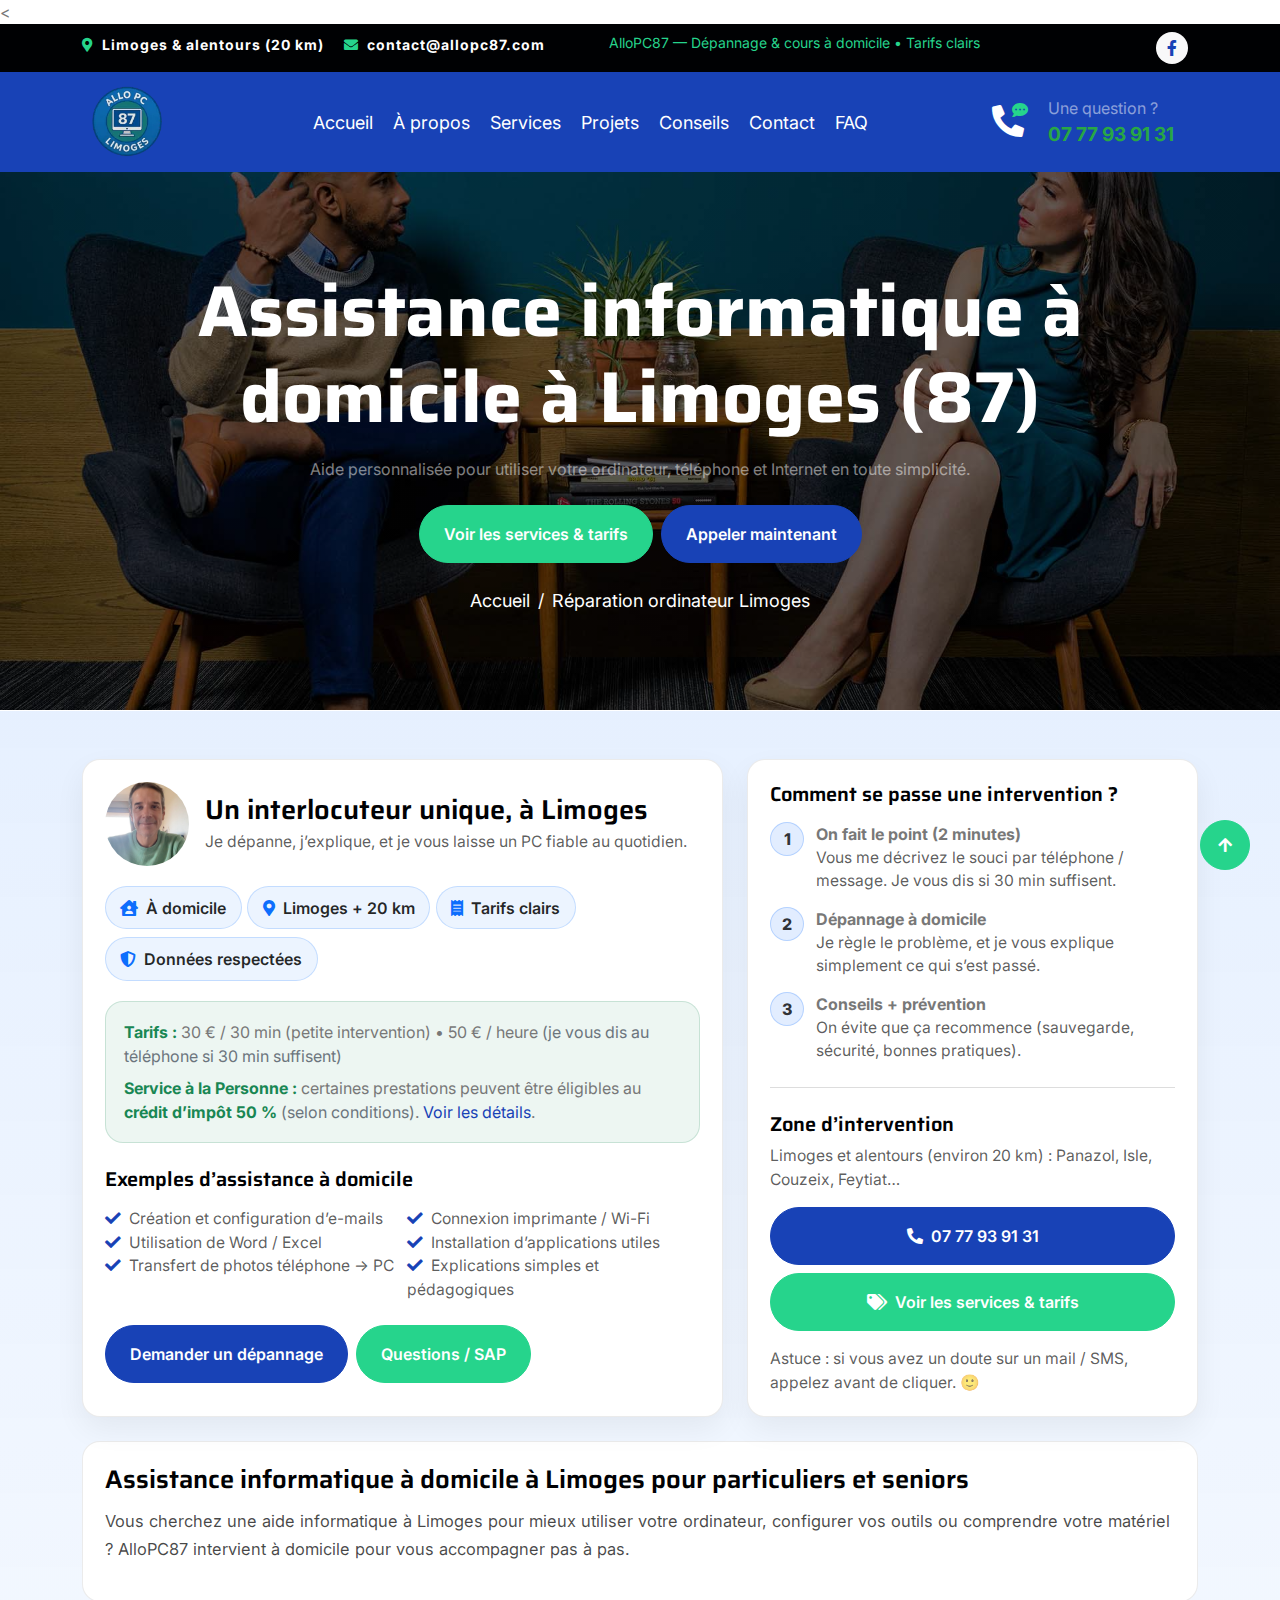
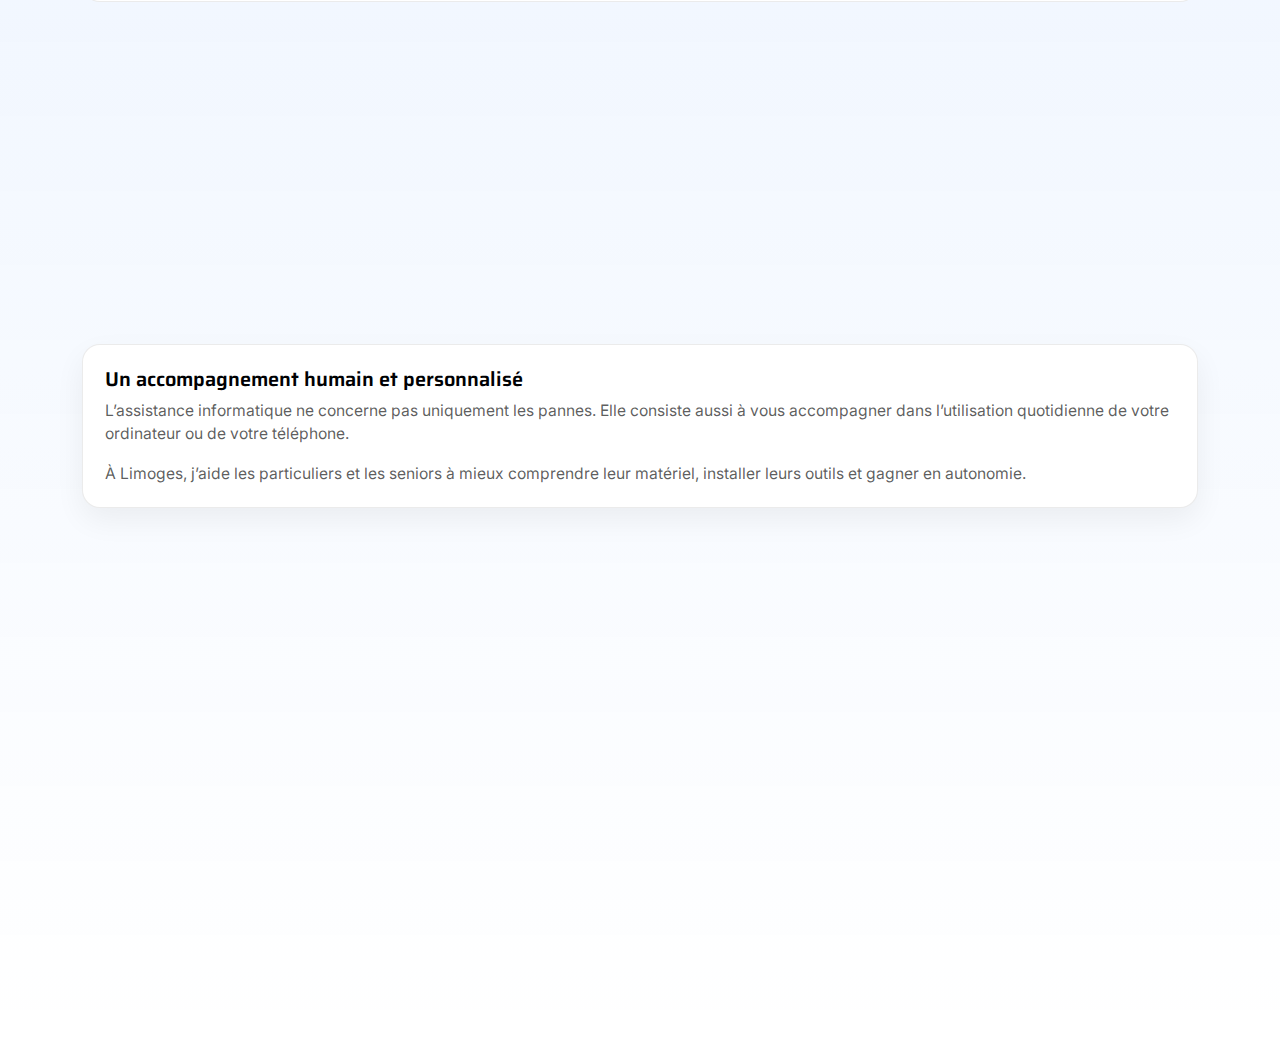
<file: assistance-informatique-limoges.html>
<!DOCTYPE html>
<html lang="fr">

<head>
    <meta charset="utf-8">
    <title>AlloPC87 — Assistance informatique à domicile à Limoges (87)</title>
    <meta content="width=device-width, initial-scale=1.0" name="viewport">
    <<meta name="description"
        content="Assistance informatique à domicile à Limoges (87) : aide aux particuliers et seniors, accompagnement, installation, configuration e-mails, imprimante, Wi-Fi, prise en main.">

        <link rel="canonical" href="https://allopc87.com/assistance-informatique-limoges.html">
        <meta name="keywords"
            content="réparation ordinateur Limoges, dépannage informatique Limoges, assistance informatique à domicile, PC lent, virus, Wi-Fi, imprimante, Windows, cours informatique, AlloPC87">

        <!-- Google Web Fonts -->
        <link rel="preconnect" href="https://fonts.googleapis.com">
        <link rel="preconnect" href="https://fonts.gstatic.com" crossorigin>
        <link
            href="https://fonts.googleapis.com/css2?family=Inter:wght@400;500;600&family=Saira:wght@500;600;700&display=swap"
            rel="stylesheet">

        <!-- Icon Font Stylesheet -->
        <link href="https://cdnjs.cloudflare.com/ajax/libs/font-awesome/5.10.0/css/all.min.css" rel="stylesheet">
        <link href="https://cdn.jsdelivr.net/npm/bootstrap-icons@1.4.1/font/bootstrap-icons.css" rel="stylesheet">

        <!-- Libraries Stylesheet -->
        <link href="lib/animate/animate.min.css" rel="stylesheet">
        <link href="lib/owlcarousel/assets/owl.carousel.min.css" rel="stylesheet">

        <!-- Customized Bootstrap Stylesheet -->
        <link href="css/bootstrap.min.css" rel="stylesheet">

        <!-- Template Stylesheet -->
        <link href="css/style.css" rel="stylesheet">

        <!-- GA -->
        <script async src="https://www.googletagmanager.com/gtag/js?id=G-9ZCFM0CZCV"></script>
        <script>
            window.dataLayer = window.dataLayer || [];
            function gtag() { dataLayer.push(arguments); }
            gtag('js', new Date());
            gtag('config', 'G-9ZCFM0CZCV');
        </script>

        <!-- Styles légers (pour rendre la page "vivante" sans toucher au style.css) -->
        <style>
            .trust-card {
                background: #fff;
                border: 1px solid rgba(0, 0, 0, .08);
                border-radius: 18px;
                padding: 22px;
                box-shadow: 0 12px 30px rgba(0, 0, 0, .06);
                height: 100%;
            }

            .trust-card .mini {
                color: rgba(0, 0, 0, .65);
                font-size: 0.98rem;
            }

            .pill {
                display: inline-flex;
                align-items: center;
                gap: .5rem;
                padding: .55rem .9rem;
                border-radius: 999px;
                background: rgba(13, 110, 253, .08);
                border: 1px solid rgba(13, 110, 253, .18);
                color: rgba(0, 0, 0, .85);
                font-weight: 600;
                margin: .25rem .35rem .25rem 0;
                text-decoration: none;
            }

            .pill i {
                color: #0d6efd;
            }

            .hero-local {
                background: linear-gradient(180deg, rgba(13, 110, 253, .10), rgba(13, 110, 253, 0));
                border-top: 1px solid rgba(255, 255, 255, .15);
            }

            .callout {
                background: rgba(25, 135, 84, .08);
                border: 1px solid rgba(25, 135, 84, .18);
                border-radius: 18px;
                padding: 18px 18px;
            }

            .callout strong {
                color: #198754;
            }

            .step {
                display: flex;
                gap: 12px;
                align-items: flex-start;
                margin-bottom: 14px;
            }

            .step .num {
                width: 34px;
                height: 34px;
                border-radius: 999px;
                background: rgba(13, 110, 253, .12);
                border: 1px solid rgba(13, 110, 253, .22);
                display: flex;
                align-items: center;
                justify-content: center;
                font-weight: 800;
                color: rgba(0, 0, 0, .8);
                flex: 0 0 auto;
            }

            .seo-box {
                margin-top: 26px;
                background: #fff;
                border: 1px solid rgba(0, 0, 0, .08);
                border-radius: 18px;
                padding: 22px;
            }

            .seo-box h2 {
                font-size: 1.6rem;
                margin-bottom: .75rem;
            }

            .seo-box p {
                color: rgba(0, 0, 0, .72);
                font-size: 1.03rem;
                line-height: 1.7;
            }

            @media (max-width: 991px) {
                .seo-box h2 {
                    font-size: 1.35rem;
                }
            }
        </style>
</head>

<body>
    <!-- Spinner Start -->
    <div id="spinner"
        class="show position-fixed translate-middle w-100 vh-100 top-50 start-50 d-flex align-items-center justify-content-center">
        <div class="spinner-grow text-primary" role="status"></div>
    </div>
    <!-- Spinner End -->

    <!-- Topbar Start -->
    <div class="container-fluid bg-dark py-2 d-none d-md-flex">
        <div class="container">
            <div class="d-flex justify-content-between topbar">
                <div class="top-info">
                    <small class="me-3 fw-bold text-white">
                        <i class="fas fa-map-marker-alt me-2 text-secondary"></i>Limoges & alentours (20 km)
                    </small>
                    <small class="me-3 fw-bold text-white">
                        <a href="mailto:contact@allopc87.com" class="fw-bold text-white text-decoration-none">
                            <i class="fas fa-envelope me-2 text-secondary"></i>contact@allopc87.com
                        </a>
                    </small>
                </div>
                <div id="note" class="text-secondary d-none d-xl-flex">
                    <small>AlloPC87 — Dépannage & cours à domicile • Tarifs clairs</small>
                </div>
                <div class="top-link">
                    <a href="https://www.facebook.com/people/Allo-PC-87-D%C3%A9pannage-Assistance-Informatique/61581957924943/?mibextid=wwXIfr&rdid=wcEuLOye9EVa6t2C&share_url=https%3A%2F%2Fwww.facebook.com%2Fshare%2F17UCAaM5Jk%2F%3Fmibextid%3DwwXIfr"
                        target="_blank" class="bg-light nav-fill btn btn-sm-square rounded-circle" rel="noopener">
                        <i class="fab fa-facebook-f text-primary"></i>
                    </a>
                </div>
            </div>
        </div>
    </div>
    <!-- Topbar End -->

    <!-- Navbar Start -->
    <div class="container-fluid bg-primary">
        <div class="container">
            <nav class="navbar navbar-dark navbar-expand-lg py-0">
                <a href="index.html" class="navbar-brand d-flex align-items-center">
                    <img src="img/logo4.webp" alt="AlloPC87" class="img-fluid" style="max-height:90px;">
                </a>
                <button type="button" class="navbar-toggler me-0" data-bs-toggle="collapse"
                    data-bs-target="#navbarCollapse">
                    <span class="navbar-toggler-icon"></span>
                </button>

                <div class="collapse navbar-collapse bg-transparent" id="navbarCollapse">
                    <div class="navbar-nav ms-auto mx-xl-auto p-0">
                        <a href="index.html" class="nav-item nav-link">Accueil</a>
                        <a href="about.html" class="nav-item nav-link">À propos</a>
                        <a href="service.html" class="nav-item nav-link">Services</a>
                        <a href="project.html" class="nav-item nav-link">Projets</a>
                        <a href="blog.html" class="nav-item nav-link">Conseils</a>
                        <a href="contact.html" class="nav-item nav-link">Contact</a>
                        <a href="faq.html" class="nav-item nav-link">FAQ</a>
                    </div>
                </div>

                <div class="d-none d-xl-flex flex-shirink-0">
                    <div id="phone-tada" class="d-flex align-items-center justify-content-center me-4">
                        <a href="tel:+33777939131" class="position-relative animated tada infinite">
                            <i class="fa fa-phone-alt text-white fa-2x"></i>
                            <div class="position-absolute" style="top: -7px; left: 20px;">
                                <span><i class="fa fa-comment-dots text-secondary"></i></span>
                            </div>
                        </a>
                    </div>
                    <div class="d-flex flex-column pe-4">
                        <span class="text-white-50">Une question ?</span>
                        <a href="tel:+33777939131" class="phone-link text-secondary text-decoration-none">07 77 93 91
                            31</a>
                    </div>
                </div>
            </nav>
        </div>
    </div>
    <!-- Navbar End -->

    <!-- Header -->
    <div class="container-fluid page-header py-5">
        <div class="container text-center py-5">
            <h1 class="display-2 text-white mb-3 animated slideInDown">Assistance informatique à domicile à Limoges (87)
            </h1>
            <p class="text-white-50 mb-4 animated slideInDown" style="max-width: 900px; margin: 0 auto;">Aide
                personnalisée pour utiliser votre ordinateur, téléphone et Internet en toute simplicité.</p>
            <div class="d-flex justify-content-center gap-2 flex-wrap animated slideInDown">
                <a class="btn btn-secondary rounded-pill px-4 py-3 text-white" href="service.html">
                    Voir les services & tarifs
                </a>
                <a class="btn btn-primary rounded-pill px-4 py-3" href="tel:+33777939131">
                    Appeler maintenant
                </a>
            </div>

            <nav aria-label="breadcrumb" class="animated slideInDown mt-4">
                <ol class="breadcrumb justify-content-center mb-0">
                    <li class="breadcrumb-item"><a href="index.html">Accueil</a></li>
                    <li class="breadcrumb-item active" aria-current="page">Réparation ordinateur Limoges</li>
                </ol>
            </nav>
        </div>
    </div>

    <!-- Contenu principal -->
    <div class="container-fluid py-5 hero-local">
        <div class="container">
            <div class="row g-4 align-items-stretch">

                <!-- Col gauche : profil + promesse -->
                <div class="col-lg-7 wow fadeIn" data-wow-delay=".2s">
                    <div class="trust-card">
                        <div class="d-flex align-items-center gap-3 mb-3">
                            <img src="img/admin.jpg" alt="Thierry — AlloPC87" class="rounded-circle"
                                style="width: 84px; height: 84px; object-fit: cover;">
                            <div>
                                <h2 class="mb-1" style="font-size: 1.7rem;">Un interlocuteur unique, à Limoges</h2>
                                <div class="mini">Je dépanne, j’explique, et je vous laisse un PC fiable au quotidien.
                                </div>
                            </div>
                        </div>

                        <div class="d-flex flex-wrap mb-3">
                            <span class="pill"><i class="fas fa-house-user"></i> À domicile</span>
                            <span class="pill"><i class="fas fa-map-marker-alt"></i> Limoges + 20 km</span>
                            <span class="pill"><i class="fas fa-receipt"></i> Tarifs clairs</span>
                            <span class="pill"><i class="fas fa-shield-alt"></i> Données respectées</span>
                        </div>

                        <div class="callout mb-4">
                            <div>
                                <strong>Tarifs :</strong> 30 € / 30 min (petite intervention) • 50 € / heure
                                <span class="text-muted">(je vous dis au téléphone si 30 min suffisent)</span>
                            </div>
                            <div class="mt-2">
                                <strong>Service à la Personne :</strong> certaines prestations peuvent être éligibles au
                                <strong>crédit d’impôt 50 %</strong> <span class="text-muted">(selon conditions)</span>.
                                <a href="faq.html" class="text-decoration-none">Voir les détails</a>.
                            </div>
                        </div>

                        <h3 class="mb-3" style="font-size: 1.25rem;">Exemples d’assistance à domicile</h3>
                        <div class="row g-2">
                            <div class="col-md-6">
                                <div class="mini"><i class="fas fa-check text-primary me-2"></i>Création et
                                    configuration d’e-mails</div>
                                <div class="mini"><i class="fas fa-check text-primary me-2"></i>Utilisation de Word /
                                    Excel</div>
                                <div class="mini"><i class="fas fa-check text-primary me-2"></i>Transfert de photos
                                    téléphone → PC</div>
                            </div>
                            <div class="col-md-6">
                                <div class="mini"><i class="fas fa-check text-primary me-2"></i>Connexion imprimante /
                                    Wi-Fi</div>
                                <div class="mini"><i class="fas fa-check text-primary me-2"></i>Installation
                                    d’applications utiles</div>
                                <div class="mini"><i class="fas fa-check text-primary me-2"></i>Explications simples et
                                    pédagogiques</div>
                            </div>
                        </div>

                        <div class="d-flex gap-2 flex-wrap mt-4">
                            <a href="contact.html" class="btn btn-primary rounded-pill px-4 py-3">Demander un
                                dépannage</a>
                            <a href="faq.html" class="btn btn-secondary rounded-pill px-4 py-3 text-white">Questions /
                                SAP</a>
                        </div>
                    </div>
                </div>

                <!-- Col droite : comment ça se passe -->
                <div class="col-lg-5 wow fadeIn" data-wow-delay=".3s">
                    <div class="trust-card">
                        <h3 class="mb-3" style="font-size: 1.25rem;">Comment se passe une intervention ?</h3>

                        <div class="step">
                            <div class="num">1</div>
                            <div>
                                <div class="fw-bold">On fait le point (2 minutes)</div>
                                <div class="mini">Vous me décrivez le souci par téléphone / message. Je vous dis si 30
                                    min suffisent.</div>
                            </div>
                        </div>

                        <div class="step">
                            <div class="num">2</div>
                            <div>
                                <div class="fw-bold">Dépannage à domicile</div>
                                <div class="mini">Je règle le problème, et je vous explique simplement ce qui s’est
                                    passé.</div>
                            </div>
                        </div>

                        <div class="step">
                            <div class="num">3</div>
                            <div>
                                <div class="fw-bold">Conseils + prévention</div>
                                <div class="mini">On évite que ça recommence (sauvegarde, sécurité, bonnes pratiques).
                                </div>
                            </div>
                        </div>

                        <hr class="my-4">

                        <h3 class="mb-2" style="font-size: 1.25rem;">Zone d’intervention</h3>
                        <p class="mini mb-3">
                            Limoges et alentours (environ 20 km) : Panazol, Isle, Couzeix, Feytiat…
                        </p>

                        <div class="d-grid gap-2">
                            <a href="tel:+33777939131" class="btn btn-primary rounded-pill py-3">
                                <i class="fas fa-phone-alt me-2"></i>07 77 93 91 31
                            </a>
                            <a href="service.html" class="btn btn-secondary rounded-pill py-3 text-white">
                                <i class="fas fa-tags me-2"></i>Voir les services & tarifs
                            </a>
                        </div>

                        <p class="mini mt-3 mb-0">
                            Astuce : si vous avez un doute sur un mail / SMS, appelez avant de cliquer. 🙂
                        </p>
                    </div>
                </div>

            </div>

            <!-- Bloc SEO (léger, utile, pas “terne”) -->
            <div class="seo-box mt-4">
                <h2>Assistance informatique à domicile à Limoges pour particuliers et seniors</h2>
                <p>
                    Vous cherchez une aide informatique à Limoges pour mieux utiliser votre ordinateur,
                    configurer vos outils ou comprendre votre matériel ?
                    AlloPC87 intervient à domicile pour vous accompagner pas à pas.
                </p>
            </div>

            <!-- CTA final -->
            <div class="container-fluid py-5">
                <div class="container">
                    <div class="bg-light border rounded p-4 p-md-5 wow fadeIn" data-wow-delay=".2s">
                        <div class="row g-3 align-items-center">
                            <div class="col-lg-8">
                                <h3 class="mb-2">Besoin d’aide à Limoges ?</h3>
                                <p class="mb-0 text-muted">
                                    Dites-moi le problème (PC, Wi-Fi, imprimante, virus…). Je vous réponds rapidement et
                                    on cale
                                    un créneau.
                                </p>
                            </div>
                            <div class="col-lg-4 d-grid gap-2">
                                <a class="btn btn-primary rounded-pill py-3" href="contact.html">Contact rapide</a>
                                <a class="btn btn-secondary rounded-pill py-3 text-white"
                                    href="tel:+33777939131">Appeler</a>
                            </div>
                        </div>
                    </div>
                </div>
            </div>
            <div class="trust-card mt-4">
                <h3 style="font-size: 1.25rem;">Un accompagnement humain et personnalisé</h3>
                <p class="mini">
                    L’assistance informatique ne concerne pas uniquement les pannes.
                    Elle consiste aussi à vous accompagner dans l’utilisation quotidienne
                    de votre ordinateur ou de votre téléphone.
                </p>
                <p class="mini mb-0">
                    À Limoges, j’aide les particuliers et les seniors à mieux comprendre
                    leur matériel, installer leurs outils et gagner en autonomie.
                </p>
            </div>
            <!-- Footer Start -->
            <div class="container-fluid footer bg-dark wow fadeIn" data-wow-delay=".3s">
                <div class="container pt-5 pb-4">
                    <div class="row g-5">
                        <div class="col-lg-3 col-md-6">
                            <a href="index.html" class="navbar-brand d-flex align-items-center">
                                <img src="img/logo4.webp" alt="AlloPC87" class="img-fluid" style="max-height:100px;">
                            </a>
                            <p class="mt-4 text-light">Dépannage informatique & cours à domicile — Limoges. Tarifs
                                clairs,
                                rendez-vous
                                rapides.</p>
                            <div class="d-flex hightech-link">
                                <a href="https://www.facebook.com/people/Allo-PC-87-D%C3%A9pannage-Assistance-Informatique/61581957924943/?mibextid=wwXIfr&rdid=wcEuLOye9EVa6t2C&share_url=https%3A%2F%2Fwww.facebook.com%2Fshare%2F17UCAaM5Jk%2F%3Fmibextid%3DwwXIfr"
                                    target="_blank" rel="noopener"
                                    class="btn-light nav-fill btn btn-square rounded-circle me-2">
                                    <i class="fab fa-facebook-f text-primary"></i>
                                </a>
                            </div>
                        </div>

                        <div class="col-lg-3 col-md-6">
                            <span class="h3 text-secondary">Liens</span>
                            <div class="mt-4 d-flex flex-column short-link">
                                <a href="about.html" class="mb-2 text-white"><i
                                        class="fas fa-angle-right text-secondary me-2"></i>À propos</a>
                                <a href="contact.html" class="mb-2 text-white"><i
                                        class="fas fa-angle-right text-secondary me-2"></i>Contact</a>
                                <a href="service.html" class="mb-2 text-white"><i
                                        class="fas fa-angle-right text-secondary me-2"></i>Services</a>
                                <a href="project.html" class="mb-2 text-white"><i
                                        class="fas fa-angle-right text-secondary me-2"></i>Projets</a>
                                <a href="blog.html" class="mb-2 text-white"><i
                                        class="fas fa-angle-right text-secondary me-2"></i>Conseils</a>
                                <a href="faq.html" class="mb-2 text-white"><i
                                        class="fas fa-angle-right text-secondary me-2"></i>FAQ</a>
                            </div>
                        </div>

                        <div class="col-lg-3 col-md-6">
                            <span class="h3 text-secondary">Infos</span>
                            <div class="mt-4 d-flex flex-column help-link">
                                <span class="mb-2 text-white">
                                    <i class="fas fa-angle-right text-secondary me-2"></i>
                                    Lun–Sam • 9h–18h
                                </span>
                                <span class="mb-2 text-white">
                                    <i class="fas fa-angle-right text-secondary me-2"></i>
                                    Limoges & 20 km
                                </span>

                                <!-- OFFICIEL -->
                                <span class="mb-2 text-white">
                                    <i class="fas fa-angle-right text-secondary me-2"></i>
                                    Entreprise déclarée (micro-entreprise)
                                </span>
                                <span class="mb-2 text-white">
                                    <i class="fas fa-angle-right text-secondary me-2"></i>
                                    SIRET : 99963198900012
                                </span>
                                <span class="mb-2 text-white">
                                    <i class="fas fa-angle-right text-secondary me-2"></i>
                                    Assurance RC Professionnelle
                                </span>

                                <!-- SAP  -->
                                <span class="mb-2 text-white">
                                    <i class="fas fa-angle-right text-secondary me-2"></i>
                                    Services à la Personne (selon conditions)
                                </span>
                            </div>
                        </div>


                        <div class="col-lg-3 col-md-6">
                            <span class="h3 text-secondary">Nous joindre</span>
                            <div class="text-white mt-4 d-flex flex-column contact-link">
                                <span class="pb-3 text-light border-bottom border-primary">
                                    <i class="fas fa-map-marker-alt text-secondary me-2"></i> Limoges
                                </span>
                                <a href="tel:+33777939131" class="py-3 text-light border-bottom border-primary">
                                    <i class="fas fa-phone-alt text-secondary me-2"></i> 07 77 93 91 31
                                </a>
                                <a href="mailto:contact@allopc87.com"
                                    class="py-3 text-light border-bottom border-primary">
                                    <i class="fas fa-envelope text-secondary me-2"></i> contact@allopc87.com
                                </a>
                            </div>
                        </div>
                    </div>

                    <hr class="text-light mt-5 mb-4">
                    <div class="row">
                        <div class="col-md-6 text-center text-md-start">
                            <span class="text-light">© <span class="text-secondary">AlloPC87</span> — Tous droits
                                réservés.</span>
                        </div>
                    </div>
                </div>
            </div>
            <!-- Footer End -->

            <!-- Back to Top -->
            <a href="#" class="btn btn-secondary btn-square rounded-circle back-to-top">
                <i class="fa fa-arrow-up text-white"></i>
            </a>

            <!-- JavaScript Libraries -->
            <script src="https://ajax.googleapis.com/ajax/libs/jquery/3.6.4/jquery.min.js"></script>
            <script src="https://cdn.jsdelivr.net/npm/bootstrap@5.0.0/dist/js/bootstrap.bundle.min.js"></script>
            <script src="lib/wow/wow.min.js"></script>
            <script src="lib/easing/easing.min.js"></script>
            <script src="lib/waypoints/waypoints.min.js"></script>
            <script src="lib/owlcarousel/owl.carousel.min.js"></script>

            <!-- Template Javascript -->
            <script src="js/main.js"></script>

            <!-- Tracking clic téléphone -->
            <script>
                document.addEventListener('DOMContentLoaded', function () {
                    document.querySelectorAll('a[href^="tel:"]').forEach(function (el) {
                        el.addEventListener('click', function () {
                            gtag('event', 'clic_telephone', {
                                event_category: 'contact',
                                event_label: el.getAttribute('href')
                            });
                        });
                    });
                });
            </script>
</body>

</html>
</file>
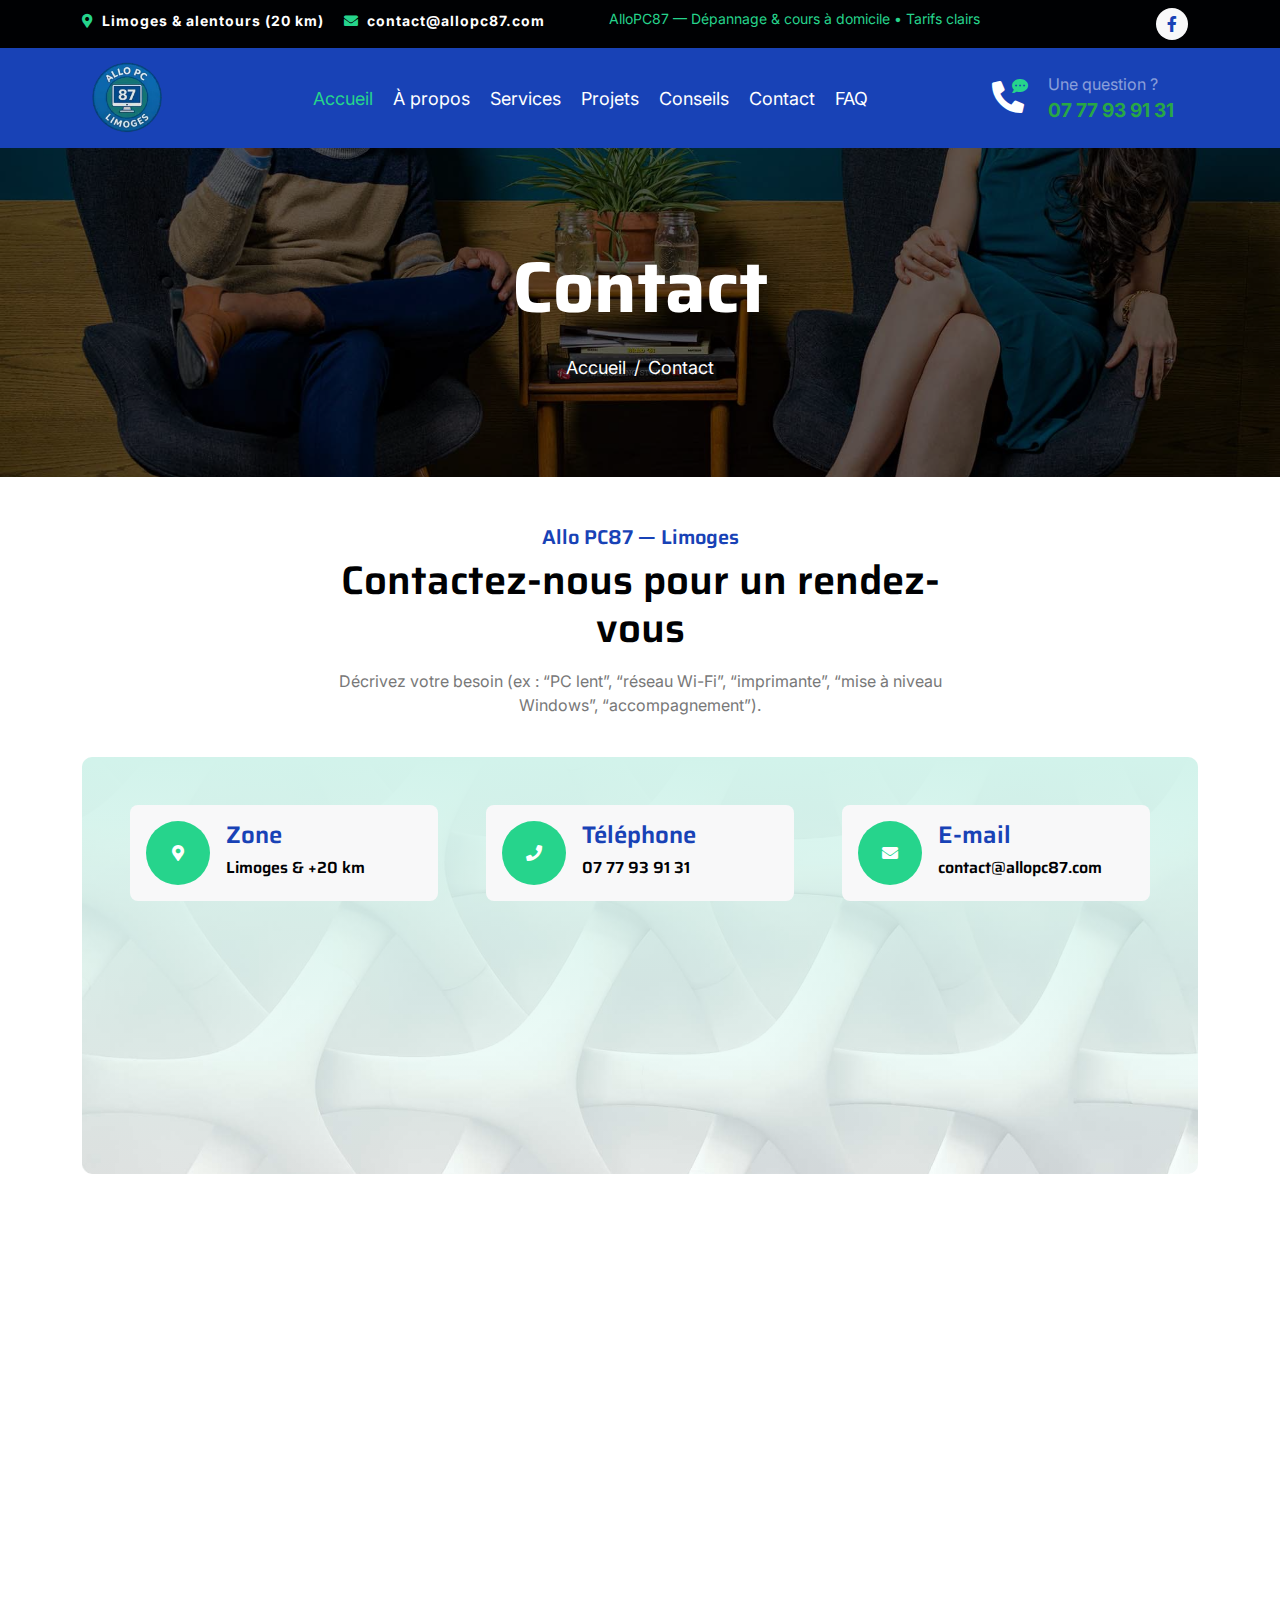
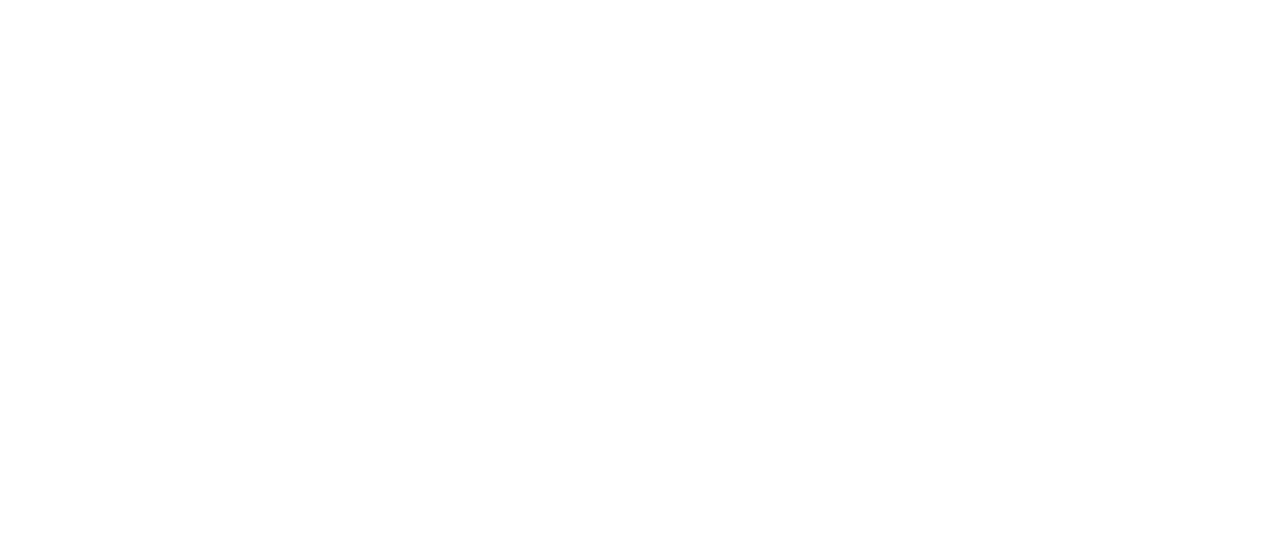
<file: contact.html>
<!DOCTYPE html>
<html lang="fr">

<head>
  <meta charset="utf-8">
  <title>ALLOPC87 — Dépannage informatique à Limoges (Windows, Wi-Fi, imprimantes, cours)</title>
  <meta content="width=device-width, initial-scale=1.0" name="viewport">
  <meta name="description"
    content="AlloPC87 : dépannage PC/Mac à domicile à Limoges. Lenteurs, Windows, virus, Wi-Fi, imprimantes. Mise à niveau & optimisation. Cours personnalisés. Tarifs clairs.">
  <link rel="canonical" href="https://allopc87.com/contact.html">
  <meta name="keywords"
    content="dépannage informatique Limoges, réparation ordinateur Limoges, réinstallation Windows, SSD, Wi-Fi, imprimante, cours informatique senior,allopc87">

  <!-- Google Web Fonts -->
  <link rel="preconnect" href="https://fonts.googleapis.com">
  <link rel="preconnect" href="https://fonts.gstatic.com" crossorigin>
  <link
    href="https://fonts.googleapis.com/css2?family=Inter:wght@400;500;600&family=Saira:wght@500;600;700&display=swap"
    rel="stylesheet">

  <!-- Icon Font Stylesheet -->
  <link href="https://cdnjs.cloudflare.com/ajax/libs/font-awesome/5.10.0/css/all.min.css" rel="stylesheet">
  <link href="https://cdn.jsdelivr.net/npm/bootstrap-icons@1.4.1/font/bootstrap-icons.css" rel="stylesheet">

  <!-- Libraries Stylesheet -->
  <link href="lib/animate/animate.min.css" rel="stylesheet">
  <link href="lib/owlcarousel/assets/owl.carousel.min.css" rel="stylesheet">

  <!-- Customized Bootstrap Stylesheet -->
  <link href="css/bootstrap.min.css" rel="stylesheet">

  <!-- Template Stylesheet -->
  <link href="css/style.css" rel="stylesheet">
  <script async src="https://www.googletagmanager.com/gtag/js?id=G-9ZCFM0CZCV"></script>
  <script>
    window.dataLayer = window.dataLayer || [];
    function gtag() { dataLayer.push(arguments); }
    gtag('js', new Date());

    gtag('config', 'G-9ZCFM0CZCV');
  </script>
</head>

<body>
  <!-- Spinner Start -->
  <div id="spinner"
    class="show position-fixed translate-middle w-100 vh-100 top-50 start-50 d-flex align-items-center justify-content-center">
    <div class="spinner-grow text-primary" role="status"></div>
  </div>
  <!-- Spinner End -->

  <!-- Topbar Start -->
  <div class="container-fluid bg-dark py-2 d-none d-md-flex">
    <div class="container">
      <div class="d-flex justify-content-between topbar">
        <div class="top-info">
          <small class="me-3 fw-bold text-white">
            <i class="fas fa-map-marker-alt me-2 text-secondary"></i>Limoges & alentours (20 km)
          </small>
          <small class="me-3 fw-bold text-white">
            <a href="mailto:contact@allopc87.com" class="fw-bold text-white text-decoration-none">
              <i class="fas fa-envelope me-2 text-secondary"></i>contact@allopc87.com
            </a>
          </small>
        </div>
        <div id="note" class="text-secondary d-none d-xl-flex">
          <small>AlloPC87 — Dépannage & cours à domicile • Tarifs clairs</small>
        </div>
        <div class="top-link">
          <a href="https://www.facebook.com/people/Allo-PC-87-D%C3%A9pannage-Assistance-Informatique/61581957924943/?mibextid=wwXIfr&rdid=wcEuLOye9EVa6t2C&share_url=https%3A%2F%2Fwww.facebook.com%2Fshare%2F17UCAaM5Jk%2F%3Fmibextid%3DwwXIfr"
            target="_blank" class="bg-light nav-fill btn btn-sm-square rounded-circle">
            <i class="fab fa-facebook-f text-primary"></i>
          </a>
        </div>

      </div>
    </div>
  </div>
  <!-- Topbar End -->

  <!-- Navbar Start -->
  <div class="container-fluid bg-primary">
    <div class="container">
      <nav class="navbar navbar-dark navbar-expand-lg py-0">
        <a href="index.html" class="navbar-brand d-flex align-items-center">
          <img src="img/logo4.webp" alt="Assistance PC87" class="img-fluid" style="max-height:90px;">
        </a>
        <button type="button" class="navbar-toggler me-0" data-bs-toggle="collapse" data-bs-target="#navbarCollapse">
          <span class="navbar-toggler-icon"></span>
        </button>
        <div class="collapse navbar-collapse bg-transparent" id="navbarCollapse">
          <div class="navbar-nav ms-auto mx-xl-auto p-0">
            <a href="index.html" class="nav-item nav-link active text-secondary">Accueil</a>
            <a href="about.html" class="nav-item nav-link">À propos</a>
            <a href="service.html" class="nav-item nav-link">Services</a>
            <a href="project.html" class="nav-item nav-link">Projets</a>
            <a href="blog.html" class="nav-item nav-link">Conseils</a>
            <a href="contact.html" class="nav-item nav-link">Contact</a>
            <a href="faq.html" class="nav-item nav-link">FAQ</a>
          </div>
        </div>
        <div class="d-none d-xl-flex flex-shirink-0">
          <div id="phone-tada" class="d-flex align-items-center justify-content-center me-4">
            <a href="tel:+33777939131" class="position-relative animated tada infinite">
              <i class="fa fa-phone-alt text-white fa-2x"></i>
              <div class="position-absolute" style="top: -7px; left: 20px;">
                <span><i class="fa fa-comment-dots text-secondary"></i></span>
              </div>
            </a>
          </div>
          <div class="d-flex flex-column pe-4 ">
            <span class="text-white-50">Une question ?</span>
            <a href="tel:+33777939131" class="phone-link text-secondary text-decoration-none">07 77 93 91 31</a>
          </div>
        </div>
      </nav>
    </div>
  </div>
  <!-- Navbar End -->

  <!-- Header -->
  <div class="container-fluid page-header py-5">
    <div class="container text-center py-5">
      <h1 class="display-2 text-white mb-4 animated slideInDown">Contact</h1>
      <nav aria-label="breadcrumb" class="animated slideInDown">
        <ol class="breadcrumb justify-content-center mb-0">
          <li class="breadcrumb-item"><a href="index.html">Accueil</a></li>
          <li class="breadcrumb-item active" aria-current="page">Contact</li>
        </ol>
      </nav>
    </div>
  </div>

  <!-- Contact Content -->
  <div class="container-fluid py-5 mb-5">
    <div class="container">
      <div class="text-center mx-auto pb-4 wow fadeIn" data-wow-delay=".2s" style="max-width: 650px;">
        <h5 class="text-primary">Allo PC87 — Limoges</h5>
        <h1 class="mb-3">Contactez-nous pour un rendez-vous</h1>
        <p>Décrivez votre besoin (ex : “PC lent”, “réseau Wi-Fi”, “imprimante”, “mise à niveau Windows”,
          “accompagnement”).</p>
      </div>

      <div class="contact-detail position-relative p-5">
        <div class="row g-5 mb-5 justify-content-center">
          <div class="col-xl-4 col-lg-6 wow fadeIn" data-wow-delay=".2s">
            <div class="d-flex bg-light p-3 rounded">
              <div class="flex-shrink-0 btn-square bg-secondary rounded-circle" style="width:64px;height:64px;">
                <i class="fas fa-map-marker-alt text-white"></i>
              </div>
              <div class="ms-3">
                <h4 class="text-primary">Zone</h4>
                <p class="h6 mb-0">Limoges & +20 km</p>
              </div>
            </div>
          </div>
          <div class="col-xl-4 col-lg-6 wow fadeIn" data-wow-delay=".3s">
            <div class="d-flex bg-light p-3 rounded">
              <div class="flex-shrink-0 btn-square bg-secondary rounded-circle" style="width:64px;height:64px;">
                <i class="fa fa-phone text-white"></i>
              </div>
              <div class="ms-3">
                <h4 class="text-primary">Téléphone</h4>
                <a class="h6 mb-0 d-block" href="tel:+33777939131">07 77 93 91 31</a>
              </div>
            </div>
          </div>
          <div class="col-xl-4 col-lg-6 wow fadeIn" data-wow-delay=".4s">
            <div class="d-flex bg-light p-3 rounded">
              <div class="flex-shrink-0 btn-square bg-secondary rounded-circle" style="width:64px;height:64px;">
                <i class="fa fa-envelope text-white"></i>
              </div>
              <div class="ms-3">
                <h4 class="text-primary">E-mail</h4>
                <a class="h6 mb-0 d-block" href="mailto:thierry.salzedas@mail.com">contact@allopc87.com</a>
              </div>
            </div>
          </div>
        </div>

        <div class="row g-5">
          <div class="col-lg-6 wow fadeIn" data-wow-delay=".2s">
            <div class="p-5 h-100 rounded contact-map">
              <iframe class="rounded w-100 h-100" src="https://www.google.com/maps?q=Limoges&output=embed"
                style="border:0;" allowfullscreen="" loading="lazy"
                referrerpolicy="no-referrer-when-downgrade"></iframe>
            </div>
          </div>

          <div class="col-lg-6 wow fadeIn" data-wow-delay=".3s">
            <div class="p-5 rounded contact-form">
              <form action="https://formspree.io/f/your_form_id" method="POST">
                <div class="mb-4">
                  <input type="text" name="name" class="form-control border-0 py-3" placeholder="Votre nom" required>
                </div>
                <div class="mb-4">
                  <input type="email" name="email" class="form-control border-0 py-3" placeholder="Votre e-mail"
                    required>
                </div>
                <div class="mb-4">
                  <input type="text" name="subject" class="form-control border-0 py-3"
                    placeholder="Sujet (ex : Dépannage / Cours)">
                </div>
                <div class="mb-4">
                  <textarea name="message" class="w-100 form-control border-0 py-3" rows="6"
                    placeholder="Expliquez votre besoin…" required></textarea>
                </div>
                <div class="text-start">
                  <button class="btn bg-primary text-white py-3 px-5" type="submit">Envoyer</button>
                </div>
              </form>
            </div>
          </div>
        </div>

      </div>
    </div>
  </div>

  <!-- Footer Start -->
  <div class="container-fluid footer bg-dark wow fadeIn" data-wow-delay=".3s">
    <div class="container pt-5 pb-4">
      <div class="row g-5">
        <div class="col-lg-3 col-md-6">
          <a href="index.html" class="navbar-brand d-flex align-items-center">
            <img src="img/logo4.webp" alt="Assistance PC87" class="img-fluid" style="max-height:100px;">
          </a>
          <p class="mt-4 text-light">Dépannage informatique & cours à domicile — Limoges. Tarifs clairs,
            rendez-vous rapides.</p>
          <div class="d-flex hightech-link">
            <a href="https://www.facebook.com/people/Allo-PC-87-D%C3%A9pannage-Assistance-Informatique/61581957924943/?mibextid=wwXIfr&rdid=wcEuLOye9EVa6t2C&share_url=https%3A%2F%2Fwww.facebook.com%2Fshare%2F17UCAaM5Jk%2F%3Fmibextid%3DwwXIfr"
              target="_blank" rel="noopener" class="btn-light nav-fill btn btn-square rounded-circle me-2">
              <i class="fab fa-facebook-f text-primary"></i>
            </a>
          </div>
        </div>
        <div class="col-lg-3 col-md-6">
          <span class="h3 text-secondary">Liens</span>
          <div class="mt-4 d-flex flex-column short-link">
            <a href="about.html" class="mb-2 text-white"><i class="fas fa-angle-right text-secondary me-2"></i>À
              propos</a>
            <a href="contact.html" class="mb-2 text-white"><i
                class="fas fa-angle-right text-secondary me-2"></i>Contact</a>
            <a href="service.html" class="mb-2 text-white"><i
                class="fas fa-angle-right text-secondary me-2"></i>Services</a>
            <a href="project.html" class="mb-2 text-white"><i
                class="fas fa-angle-right text-secondary me-2"></i>Projets</a>
            <a href="blog.html" class="mb-2 text-white"><i
                class="fas fa-angle-right text-secondary me-2"></i>Conseils</a>
            <a href="faq.html" class="mb-2 text-white">
              <i class="fas fa-angle-right text-secondary me-2"></i>FAQ
            </a>
          </div>
        </div>
        <div class="col-lg-3 col-md-6">
          <span class="h3 text-secondary">Infos</span>
          <div class="mt-4 d-flex flex-column help-link">
            <span class="mb-2 text-white"><i class="fas fa-angle-right text-secondary me-2"></i>Lun–Sam •
              9h–18h</span>
            <span class="mb-2 text-white"><i class="fas fa-angle-right text-secondary me-2"></i>Limoges & 20
              km</span>
          </div>
        </div>
        <div class="col-lg-3 col-md-6">
          <span class="h3 text-secondary">Nous joindre</span>
          <div class="text-white mt-4 d-flex flex-column contact-link">
            <a class="pb-3 text-light border-bottom border-primary"><i
                class="fas fa-map-marker-alt text-secondary me-2"></i> Limoges</a>
            <a href="tel:+33777939131" class="py-3 text-light border-bottom border-primary"><i
                class="fas fa-phone-alt text-secondary me-2"></i> 07 77 93 91 31</a>
            <a href="mailto:contact@allopc87.com" class="py-3 text-light border-bottom border-primary"><i
                class="fas fa-envelope text-secondary me-2"></i> contact@allopc87.com</a>
          </div>
        </div>
      </div>
      <hr class="text-light mt-5 mb-4">
      <div class="row">
        <div class="col-md-6 text-center text-md-start">
          <span class="text-light">© <span class="text-secondary">AlloPC87</span> — Tous droits réservés.</span>
        </div>
      </div>
    </div>
  </div>
  <!-- Footer End -->

  <!-- JS -->
  <script src="https://ajax.googleapis.com/ajax/libs/jquery/3.6.4/jquery.min.js"></script>
  <script src="https://cdn.jsdelivr.net/npm/bootstrap@5.0.0/dist/js/bootstrap.bundle.min.js"></script>
  <script src="lib/wow/wow.min.js"></script>
  <script src="lib/easing/easing.min.js"></script>
  <script src="lib/waypoints/waypoints.min.js"></script>
  <script src="lib/owlcarousel/owl.carousel.min.js"></script>
  <script src="js/main.js"></script>
  <script>
    document.addEventListener('DOMContentLoaded', function () {
      document.querySelectorAll('a[href^="tel:"]').forEach(function (el) {
        el.addEventListener('click', function () {
          gtag('event', 'clic_telephone', {
            event_category: 'contact',
            event_label: el.getAttribute('href')
          });
        });
      });
    });
  </script>
</body>

</html>
</file>
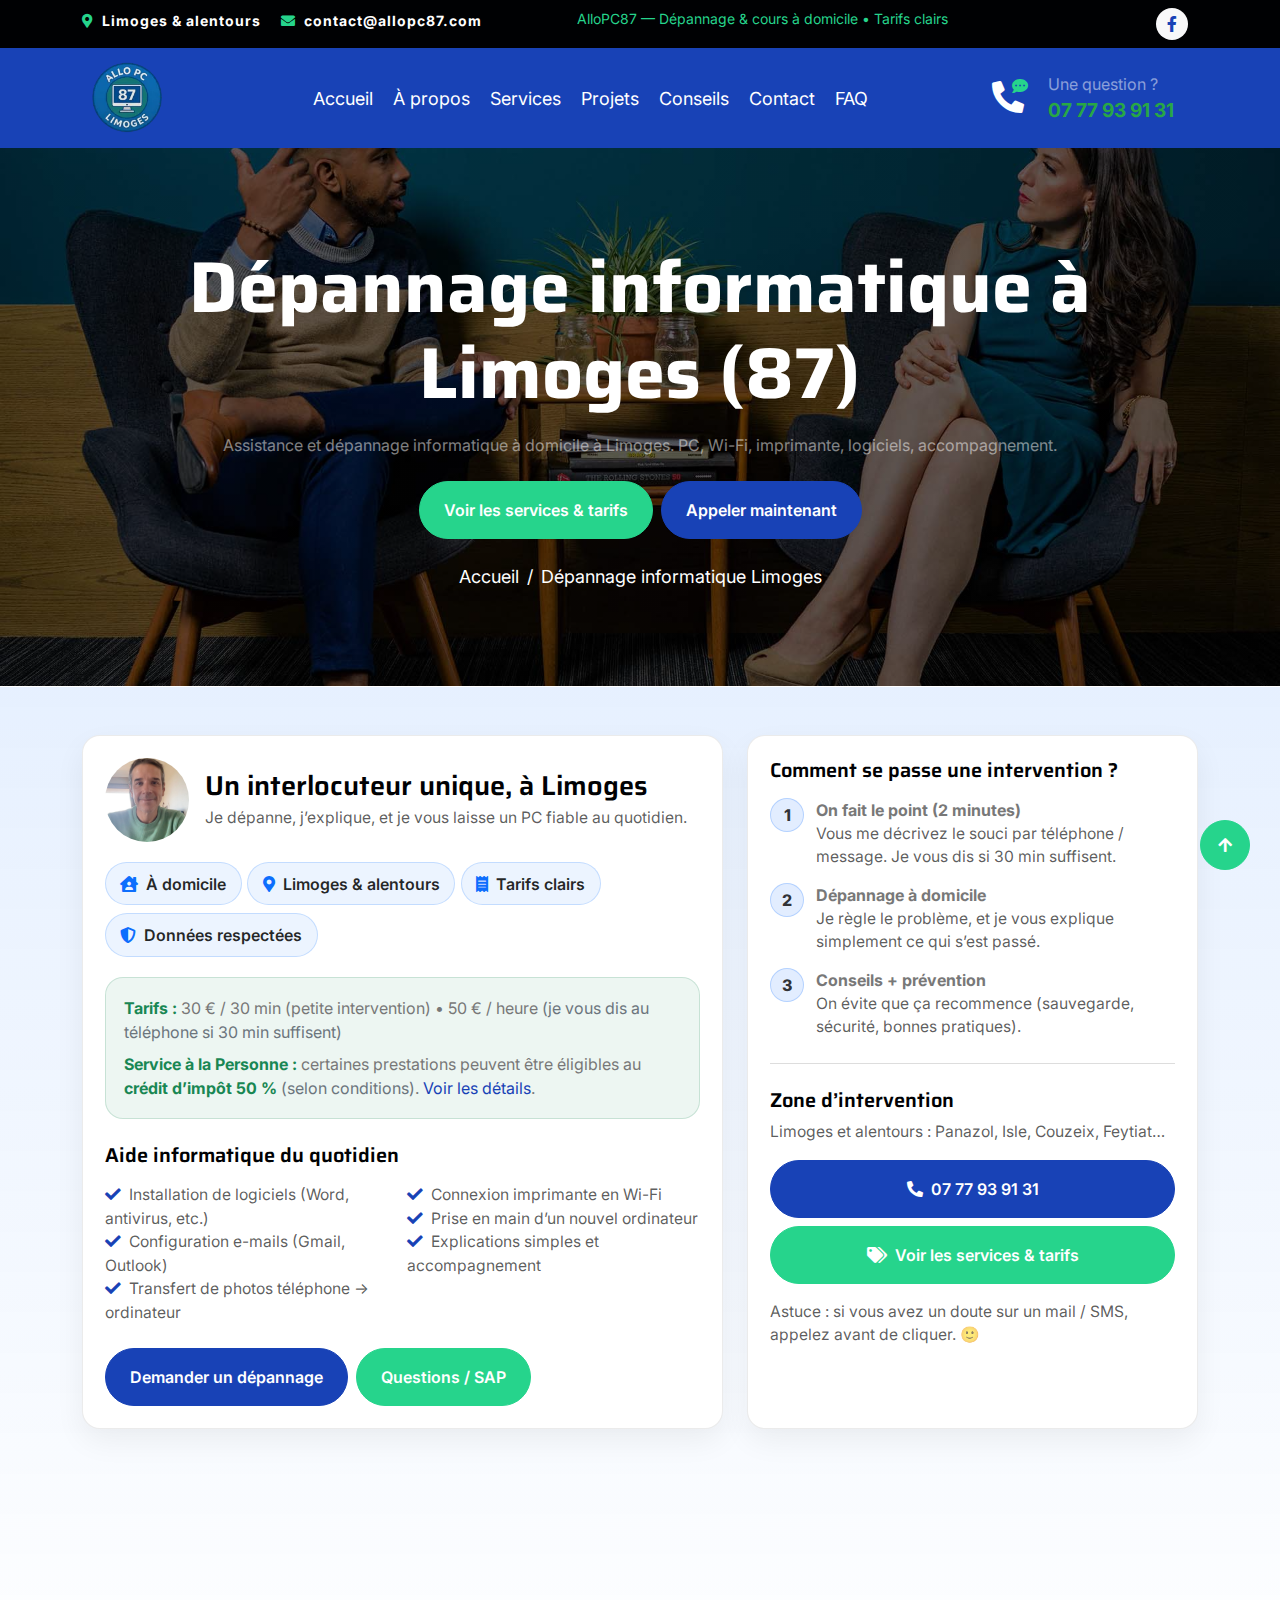
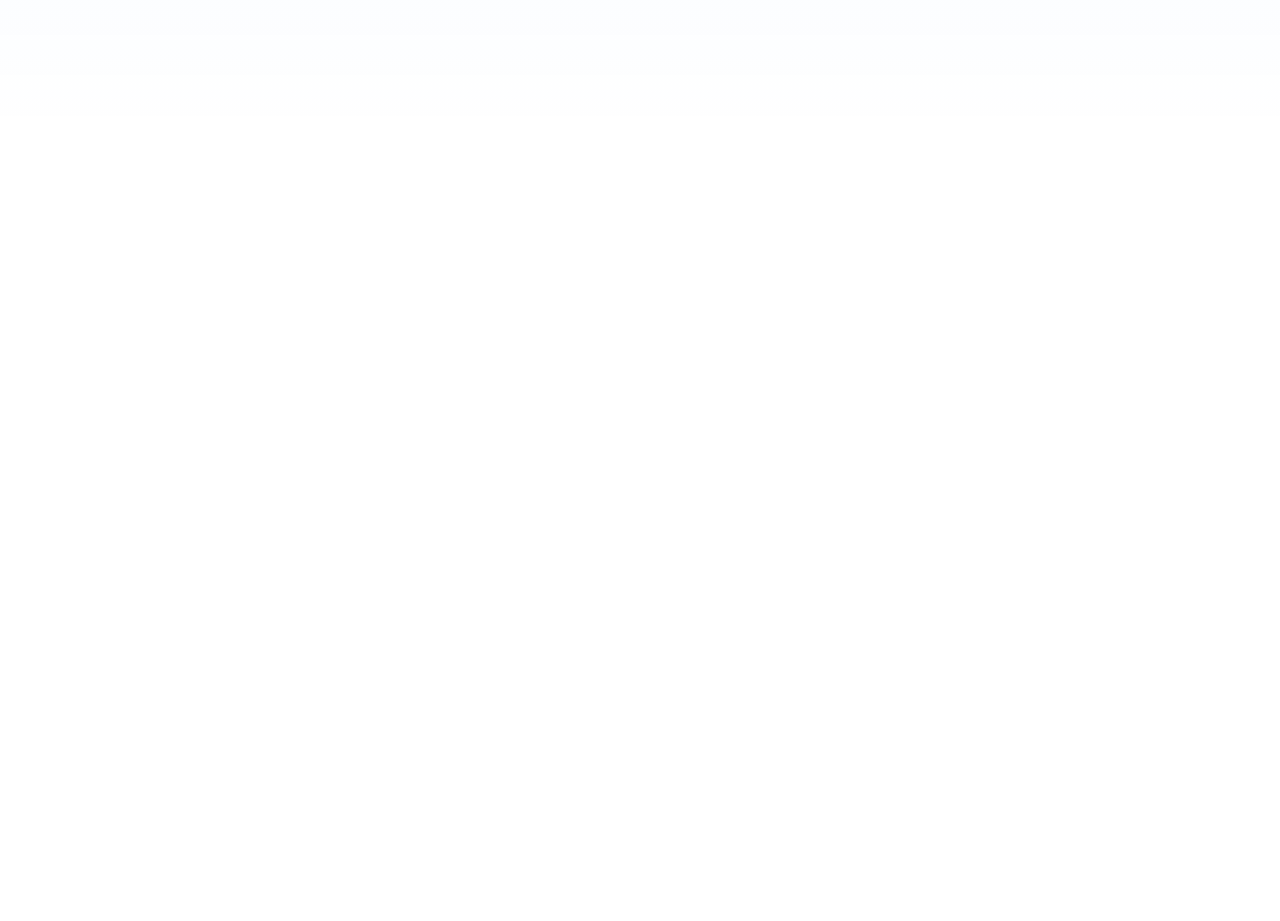
<file: depannage-informatique-limoges.html>
<!DOCTYPE html>
<html lang="fr">

<head>
  <meta charset="utf-8">
  <title>AlloPC87 — Dépannage informatique à Limoges (87) | Assistance à domicile</title>
  <meta content="width=device-width, initial-scale=1.0" name="viewport">
  <meta name="description"
    content="Dépannage informatique à Limoges (87) : PC lent, Windows, Wi-Fi, imprimante, virus, installation logiciels. Intervention à domicile Limoges & alentours.">
  <link rel="canonical" href="https://allopc87.com/depannage-informatique-limoges.html">
  <meta name="keywords"
    content="dépannage informatique Limoges, depannage informatique Limoges, dépannage informatique à domicile Limoges, assistance informatique Limoges, PC lent Limoges, AlloPC87">
  <!-- Google Web Fonts -->
  <link rel="preconnect" href="https://fonts.googleapis.com">
  <link rel="preconnect" href="https://fonts.gstatic.com" crossorigin>
  <link
    href="https://fonts.googleapis.com/css2?family=Inter:wght@400;500;600&family=Saira:wght@500;600;700&display=swap"
    rel="stylesheet">

  <!-- Icon Font Stylesheet -->
  <link href="https://cdnjs.cloudflare.com/ajax/libs/font-awesome/5.10.0/css/all.min.css" rel="stylesheet">
  <link href="https://cdn.jsdelivr.net/npm/bootstrap-icons@1.4.1/font/bootstrap-icons.css" rel="stylesheet">

  <!-- Libraries Stylesheet -->
  <link href="lib/animate/animate.min.css" rel="stylesheet">
  <link href="lib/owlcarousel/assets/owl.carousel.min.css" rel="stylesheet">

  <!-- Customized Bootstrap Stylesheet -->
  <link href="css/bootstrap.min.css" rel="stylesheet">

  <!-- Template Stylesheet -->
  <link href="css/style.css" rel="stylesheet">

  <!-- GA -->
  <script async src="https://www.googletagmanager.com/gtag/js?id=G-9ZCFM0CZCV"></script>
  <script>
    window.dataLayer = window.dataLayer || [];
    function gtag() { dataLayer.push(arguments); }
    gtag('js', new Date());
    gtag('config', 'G-9ZCFM0CZCV');
  </script>

  <!-- Styles légers (pour rendre la page "vivante" sans toucher au style.css) -->
  <style>
    .trust-card {
      background: #fff;
      border: 1px solid rgba(0, 0, 0, .08);
      border-radius: 18px;
      padding: 22px;
      box-shadow: 0 12px 30px rgba(0, 0, 0, .06);
      height: 100%;
    }

    .trust-card .mini {
      color: rgba(0, 0, 0, .65);
      font-size: 0.98rem;
    }

    .pill {
      display: inline-flex;
      align-items: center;
      gap: .5rem;
      padding: .55rem .9rem;
      border-radius: 999px;
      background: rgba(13, 110, 253, .08);
      border: 1px solid rgba(13, 110, 253, .18);
      color: rgba(0, 0, 0, .85);
      font-weight: 600;
      margin: .25rem .35rem .25rem 0;
      text-decoration: none;
    }

    .pill i {
      color: #0d6efd;
    }

    .hero-local {
      background: linear-gradient(180deg, rgba(13, 110, 253, .10), rgba(13, 110, 253, 0));
      border-top: 1px solid rgba(255, 255, 255, .15);
    }

    .callout {
      background: rgba(25, 135, 84, .08);
      border: 1px solid rgba(25, 135, 84, .18);
      border-radius: 18px;
      padding: 18px 18px;
    }

    .callout strong {
      color: #198754;
    }

    .step {
      display: flex;
      gap: 12px;
      align-items: flex-start;
      margin-bottom: 14px;
    }

    .step .num {
      width: 34px;
      height: 34px;
      border-radius: 999px;
      background: rgba(13, 110, 253, .12);
      border: 1px solid rgba(13, 110, 253, .22);
      display: flex;
      align-items: center;
      justify-content: center;
      font-weight: 800;
      color: rgba(0, 0, 0, .8);
      flex: 0 0 auto;
    }

    .seo-box {
      margin-top: 26px;
      background: #fff;
      border: 1px solid rgba(0, 0, 0, .08);
      border-radius: 18px;
      padding: 22px;
    }

    .seo-box h2 {
      font-size: 1.6rem;
      margin-bottom: .75rem;
    }

    .seo-box p {
      color: rgba(0, 0, 0, .72);
      font-size: 1.03rem;
      line-height: 1.7;
    }

    @media (max-width: 991px) {
      .seo-box h2 {
        font-size: 1.35rem;
      }
    }
  </style>
</head>

<body>
  <!-- Spinner Start -->
  <div id="spinner"
    class="show position-fixed translate-middle w-100 vh-100 top-50 start-50 d-flex align-items-center justify-content-center">
    <div class="spinner-grow text-primary" role="status"></div>
  </div>
  <!-- Spinner End -->

  <!-- Topbar Start -->
  <div class="container-fluid bg-dark py-2 d-none d-md-flex">
    <div class="container">
      <div class="d-flex justify-content-between topbar">
        <div class="top-info">
          <small class="me-3 fw-bold text-white">
            <i class="fas fa-map-marker-alt me-2 text-secondary"></i>Limoges & alentours 
          </small>
          <small class="me-3 fw-bold text-white">
            <a href="mailto:contact@allopc87.com" class="fw-bold text-white text-decoration-none">
              <i class="fas fa-envelope me-2 text-secondary"></i>contact@allopc87.com
            </a>
          </small>
        </div>
        <div id="note" class="text-secondary d-none d-xl-flex">
          <small>AlloPC87 — Dépannage & cours à domicile • Tarifs clairs</small>
        </div>
        <div class="top-link">
          <a href="https://www.facebook.com/people/Allo-PC-87-D%C3%A9pannage-Assistance-Informatique/61581957924943/?mibextid=wwXIfr&rdid=wcEuLOye9EVa6t2C&share_url=https%3A%2F%2Fwww.facebook.com%2Fshare%2F17UCAaM5Jk%2F%3Fmibextid%3DwwXIfr"
            target="_blank" class="bg-light nav-fill btn btn-sm-square rounded-circle" rel="noopener">
            <i class="fab fa-facebook-f text-primary"></i>
          </a>
        </div>
      </div>
    </div>
  </div>
  <!-- Topbar End -->

  <!-- Navbar Start -->
  <div class="container-fluid bg-primary">
    <div class="container">
      <nav class="navbar navbar-dark navbar-expand-lg py-0">
        <a href="index.html" class="navbar-brand d-flex align-items-center">
          <img src="img/logo4.webp" alt="AlloPC87" class="img-fluid" style="max-height:90px;">
        </a>
        <button type="button" class="navbar-toggler me-0" data-bs-toggle="collapse" data-bs-target="#navbarCollapse">
          <span class="navbar-toggler-icon"></span>
        </button>

        <div class="collapse navbar-collapse bg-transparent" id="navbarCollapse">
          <div class="navbar-nav ms-auto mx-xl-auto p-0">
            <a href="index.html" class="nav-item nav-link">Accueil</a>
            <a href="about.html" class="nav-item nav-link">À propos</a>
            <a href="service.html" class="nav-item nav-link">Services</a>
            <a href="project.html" class="nav-item nav-link">Projets</a>
            <a href="blog.html" class="nav-item nav-link">Conseils</a>
            <a href="contact.html" class="nav-item nav-link">Contact</a>
            <a href="faq.html" class="nav-item nav-link">FAQ</a>
          </div>
        </div>

        <div class="d-none d-xl-flex flex-shirink-0">
          <div id="phone-tada" class="d-flex align-items-center justify-content-center me-4">
            <a href="tel:+33777939131" class="position-relative animated tada infinite">
              <i class="fa fa-phone-alt text-white fa-2x"></i>
              <div class="position-absolute" style="top: -7px; left: 20px;">
                <span><i class="fa fa-comment-dots text-secondary"></i></span>
              </div>
            </a>
          </div>
          <div class="d-flex flex-column pe-4">
            <span class="text-white-50">Une question ?</span>
            <a href="tel:+33777939131" class="phone-link text-secondary text-decoration-none">07 77 93 91 31</a>
          </div>
        </div>
      </nav>
    </div>
  </div>
  <!-- Navbar End -->

  <!-- Header -->
  <div class="container-fluid page-header py-5">
    <div class="container text-center py-5">
      <h1 class="display-2 text-white mb-3 animated slideInDown">
        Dépannage informatique à Limoges (87)
      </h1>
      <p class="text-white-50 mb-4 animated slideInDown" style="max-width: 900px; margin: 0 auto;">
        Assistance et dépannage informatique à domicile à Limoges.
        PC, Wi-Fi, imprimante, logiciels, accompagnement.
      </p>
      <div class="d-flex justify-content-center gap-2 flex-wrap animated slideInDown">
        <a class="btn btn-secondary rounded-pill px-4 py-3 text-white" href="service.html">
          Voir les services & tarifs
        </a>
        <a class="btn btn-primary rounded-pill px-4 py-3" href="tel:+33777939131">
          Appeler maintenant
        </a>
      </div>

      <nav aria-label="breadcrumb" class="animated slideInDown mt-4">
        <ol class="breadcrumb justify-content-center mb-0">
          <li class="breadcrumb-item"><a href="index.html">Accueil</a></li>
          <li class="breadcrumb-item active" aria-current="page">Dépannage informatique Limoges</li>
        </ol>
      </nav>
    </div>
  </div>

  <!-- Contenu principal -->
  <div class="container-fluid py-5 hero-local">
    <div class="container">
      <div class="row g-4 align-items-stretch">

        <!-- Col gauche : profil + promesse -->
        <div class="col-lg-7 wow fadeIn" data-wow-delay=".2s">
          <div class="trust-card">
            <div class="d-flex align-items-center gap-3 mb-3">
              <img src="img/admin.jpg" alt="Thierry — AlloPC87" class="rounded-circle"
                style="width: 84px; height: 84px; object-fit: cover;">
              <div>
                <h2 class="mb-1" style="font-size: 1.7rem;">Un interlocuteur unique, à Limoges</h2>
                <div class="mini">Je dépanne, j’explique, et je vous laisse un PC fiable au quotidien.</div>
              </div>
            </div>

            <div class="d-flex flex-wrap mb-3">
              <span class="pill"><i class="fas fa-house-user"></i> À domicile</span>
              <span class="pill"><i class="fas fa-map-marker-alt"></i> Limoges & alentours</span>
              <span class="pill"><i class="fas fa-receipt"></i> Tarifs clairs</span>
              <span class="pill"><i class="fas fa-shield-alt"></i> Données respectées</span>
            </div>

            <div class="callout mb-4">
              <div>
                <strong>Tarifs :</strong> 30 € / 30 min (petite intervention) • 50 € / heure
                <span class="text-muted">(je vous dis au téléphone si 30 min suffisent)</span>
              </div>
              <div class="mt-2">
                <strong>Service à la Personne :</strong> certaines prestations peuvent être éligibles au
                <strong>crédit d’impôt 50 %</strong> <span class="text-muted">(selon conditions)</span>.
                <a href="faq.html" class="text-decoration-none">Voir les détails</a>.
              </div>
            </div>

            <h3 class="mb-3" style="font-size: 1.25rem;">Aide informatique du quotidien</h3>
            <div class="row g-2">
              <div class="col-md-6">
                <div class="mini"><i class="fas fa-check text-primary me-2"></i>Installation de logiciels (Word,
                  antivirus, etc.)</div>
                <div class="mini"><i class="fas fa-check text-primary me-2"></i>Configuration e-mails (Gmail, Outlook)
                </div>
                <div class="mini"><i class="fas fa-check text-primary me-2"></i>Transfert de photos téléphone →
                  ordinateur</div>
              </div>
              <div class="col-md-6">
                <div class="mini"><i class="fas fa-check text-primary me-2"></i>Connexion imprimante en Wi-Fi</div>
                <div class="mini"><i class="fas fa-check text-primary me-2"></i>Prise en main d’un nouvel ordinateur
                </div>
                <div class="mini"><i class="fas fa-check text-primary me-2"></i>Explications simples et accompagnement
                </div>
              </div>
            </div>

            <div class="d-flex gap-2 flex-wrap mt-4">
              <a href="contact.html" class="btn btn-primary rounded-pill px-4 py-3">Demander un dépannage</a>
              <a href="faq.html" class="btn btn-secondary rounded-pill px-4 py-3 text-white">Questions / SAP</a>
            </div>
          </div>
        </div>

        <!-- Col droite : comment ça se passe -->
        <div class="col-lg-5 wow fadeIn" data-wow-delay=".3s">
          <div class="trust-card">
            <h3 class="mb-3" style="font-size: 1.25rem;">Comment se passe une intervention ?</h3>

            <div class="step">
              <div class="num">1</div>
              <div>
                <div class="fw-bold">On fait le point (2 minutes)</div>
                <div class="mini">Vous me décrivez le souci par téléphone / message. Je vous dis si 30 min suffisent.
                </div>
              </div>
            </div>

            <div class="step">
              <div class="num">2</div>
              <div>
                <div class="fw-bold">Dépannage à domicile</div>
                <div class="mini">Je règle le problème, et je vous explique simplement ce qui s’est passé.</div>
              </div>
            </div>

            <div class="step">
              <div class="num">3</div>
              <div>
                <div class="fw-bold">Conseils + prévention</div>
                <div class="mini">On évite que ça recommence (sauvegarde, sécurité, bonnes pratiques).</div>
              </div>
            </div>

            <hr class="my-4">

            <h3 class="mb-2" style="font-size: 1.25rem;">Zone d’intervention</h3>
            <p class="mini mb-3">
              Limoges et alentours : Panazol, Isle, Couzeix, Feytiat…
            </p>

            <div class="d-grid gap-2">
              <a href="tel:+33777939131" class="btn btn-primary rounded-pill py-3">
                <i class="fas fa-phone-alt me-2"></i>07 77 93 91 31
              </a>
              <a href="service.html" class="btn btn-secondary rounded-pill py-3 text-white">
                <i class="fas fa-tags me-2"></i>Voir les services & tarifs
              </a>
            </div>

            <p class="mini mt-3 mb-0">
              Astuce : si vous avez un doute sur un mail / SMS, appelez avant de cliquer. 🙂
            </p>
          </div>
        </div>

      </div>

    

      <!-- Bloc SEO (léger, utile, pas “terne”) -->
      <div class="seo-box wow fadeIn" data-wow-delay=".2s">
        <h2>Assistance et dépannage informatique à domicile à Limoges</h2>
        <p>
          Le dépannage informatique à domicile ne concerne pas uniquement les pannes.
          Il s’agit aussi d’accompagnement : installation de logiciels,
          réglage d’e-mails, transfert de photos, configuration imprimante,
          connexion Wi-Fi ou simplement comprendre comment fonctionne votre ordinateur.
        </p>
        <p>
          À Limoges, j’interviens pour simplifier votre informatique,
          pas seulement pour réparer une panne.
        </p>
      </div>

    </div>
  </div>

  <!-- CTA final -->
  <div class="container-fluid py-5">
    <div class="container">
      <div class="bg-light border rounded p-4 p-md-5 wow fadeIn" data-wow-delay=".2s">
        <div class="row g-3 align-items-center">
          <div class="col-lg-8">
            <h3 class="mb-2">Besoin d’aide à Limoges ?</h3>
            <p class="mb-0 text-muted">
              Dites-moi le problème (PC, Wi-Fi, imprimante, virus…). Je vous réponds rapidement et on cale un créneau.
            </p>
          </div>
          <div class="col-lg-4 d-grid gap-2">
            <a class="btn btn-primary rounded-pill py-3" href="contact.html">Contact rapide</a>
            <a class="btn btn-secondary rounded-pill py-3 text-white" href="tel:+33777939131">Appeler</a>
          </div>
        </div>
      </div>
    </div>
  </div>

  <!-- Footer Start -->
  <div class="container-fluid footer bg-dark wow fadeIn" data-wow-delay=".3s">
    <div class="container pt-5 pb-4">
      <div class="row g-5">
        <div class="col-lg-3 col-md-6">
          <a href="index.html" class="navbar-brand d-flex align-items-center">
            <img src="img/logo4.webp" alt="AlloPC87" class="img-fluid" style="max-height:100px;">
          </a>
          <p class="mt-4 text-light">Dépannage informatique & cours à domicile — Limoges. Tarifs clairs, rendez-vous
            rapides.</p>
          <div class="d-flex hightech-link">
            <a href="https://www.facebook.com/people/Allo-PC-87-D%C3%A9pannage-Assistance-Informatique/61581957924943/?mibextid=wwXIfr&rdid=wcEuLOye9EVa6t2C&share_url=https%3A%2F%2Fwww.facebook.com%2Fshare%2F17UCAaM5Jk%2F%3Fmibextid%3DwwXIfr"
              target="_blank" rel="noopener" class="btn-light nav-fill btn btn-square rounded-circle me-2">
              <i class="fab fa-facebook-f text-primary"></i>
            </a>
          </div>
        </div>

        <div class="col-lg-3 col-md-6">
          <span class="h3 text-secondary">Liens</span>
          <div class="mt-4 d-flex flex-column short-link">
            <a href="about.html" class="mb-2 text-white"><i class="fas fa-angle-right text-secondary me-2"></i>À
              propos</a>
            <a href="contact.html" class="mb-2 text-white"><i
                class="fas fa-angle-right text-secondary me-2"></i>Contact</a>
            <a href="service.html" class="mb-2 text-white"><i
                class="fas fa-angle-right text-secondary me-2"></i>Services</a>
            <a href="project.html" class="mb-2 text-white"><i
                class="fas fa-angle-right text-secondary me-2"></i>Projets</a>
            <a href="blog.html" class="mb-2 text-white"><i
                class="fas fa-angle-right text-secondary me-2"></i>Conseils</a>
            <a href="faq.html" class="mb-2 text-white"><i class="fas fa-angle-right text-secondary me-2"></i>FAQ</a>
          </div>
        </div>

        <div class="col-lg-3 col-md-6">
          <span class="h3 text-secondary">Infos</span>
          <div class="mt-4 d-flex flex-column help-link">
            <span class="mb-2 text-white">
              <i class="fas fa-angle-right text-secondary me-2"></i>
              Lun–Sam • 9h–18h
            </span>
            <span class="mb-2 text-white">
              <i class="fas fa-angle-right text-secondary me-2"></i>
              Limoges & 20 km
            </span>

            <!-- OFFICIEL -->
            <span class="mb-2 text-white">
              <i class="fas fa-angle-right text-secondary me-2"></i>
              Entreprise déclarée (micro-entreprise)
            </span>
            <span class="mb-2 text-white">
              <i class="fas fa-angle-right text-secondary me-2"></i>
              SIRET : 99963198900012
            </span>
            <span class="mb-2 text-white">
              <i class="fas fa-angle-right text-secondary me-2"></i>
              Assurance RC Professionnelle
            </span>

            <!-- SAP  -->
            <span class="mb-2 text-white">
              <i class="fas fa-angle-right text-secondary me-2"></i>
              Services à la Personne (selon conditions)
            </span>
          </div>
        </div>


        <div class="col-lg-3 col-md-6">
          <span class="h3 text-secondary">Nous joindre</span>
          <div class="text-white mt-4 d-flex flex-column contact-link">
            <span class="pb-3 text-light border-bottom border-primary">
              <i class="fas fa-map-marker-alt text-secondary me-2"></i> Limoges
            </span>
            <a href="tel:+33777939131" class="py-3 text-light border-bottom border-primary">
              <i class="fas fa-phone-alt text-secondary me-2"></i> 07 77 93 91 31
            </a>
            <a href="mailto:contact@allopc87.com" class="py-3 text-light border-bottom border-primary">
              <i class="fas fa-envelope text-secondary me-2"></i> contact@allopc87.com
            </a>
          </div>
        </div>
      </div>

      <hr class="text-light mt-5 mb-4">
      <div class="row">
        <div class="col-md-6 text-center text-md-start">
          <span class="text-light">© <span class="text-secondary">AlloPC87</span> — Tous droits réservés.</span>
        </div>
      </div>
    </div>
  </div>
  <!-- Footer End -->

  <!-- Back to Top -->
  <a href="#" class="btn btn-secondary btn-square rounded-circle back-to-top">
    <i class="fa fa-arrow-up text-white"></i>
  </a>

  <!-- JavaScript Libraries -->
  <script src="https://ajax.googleapis.com/ajax/libs/jquery/3.6.4/jquery.min.js"></script>
  <script src="https://cdn.jsdelivr.net/npm/bootstrap@5.0.0/dist/js/bootstrap.bundle.min.js"></script>
  <script src="lib/wow/wow.min.js"></script>
  <script src="lib/easing/easing.min.js"></script>
  <script src="lib/waypoints/waypoints.min.js"></script>
  <script src="lib/owlcarousel/owl.carousel.min.js"></script>

  <!-- Template Javascript -->
  <script src="js/main.js"></script>

  <!-- Tracking clic téléphone -->
  <script>
    document.addEventListener('DOMContentLoaded', function () {
      document.querySelectorAll('a[href^="tel:"]').forEach(function (el) {
        el.addEventListener('click', function () {
          gtag('event', 'clic_telephone', {
            event_category: 'contact',
            event_label: el.getAttribute('href')
          });
        });
      });
    });
  </script>
</body>

</html>
</file>
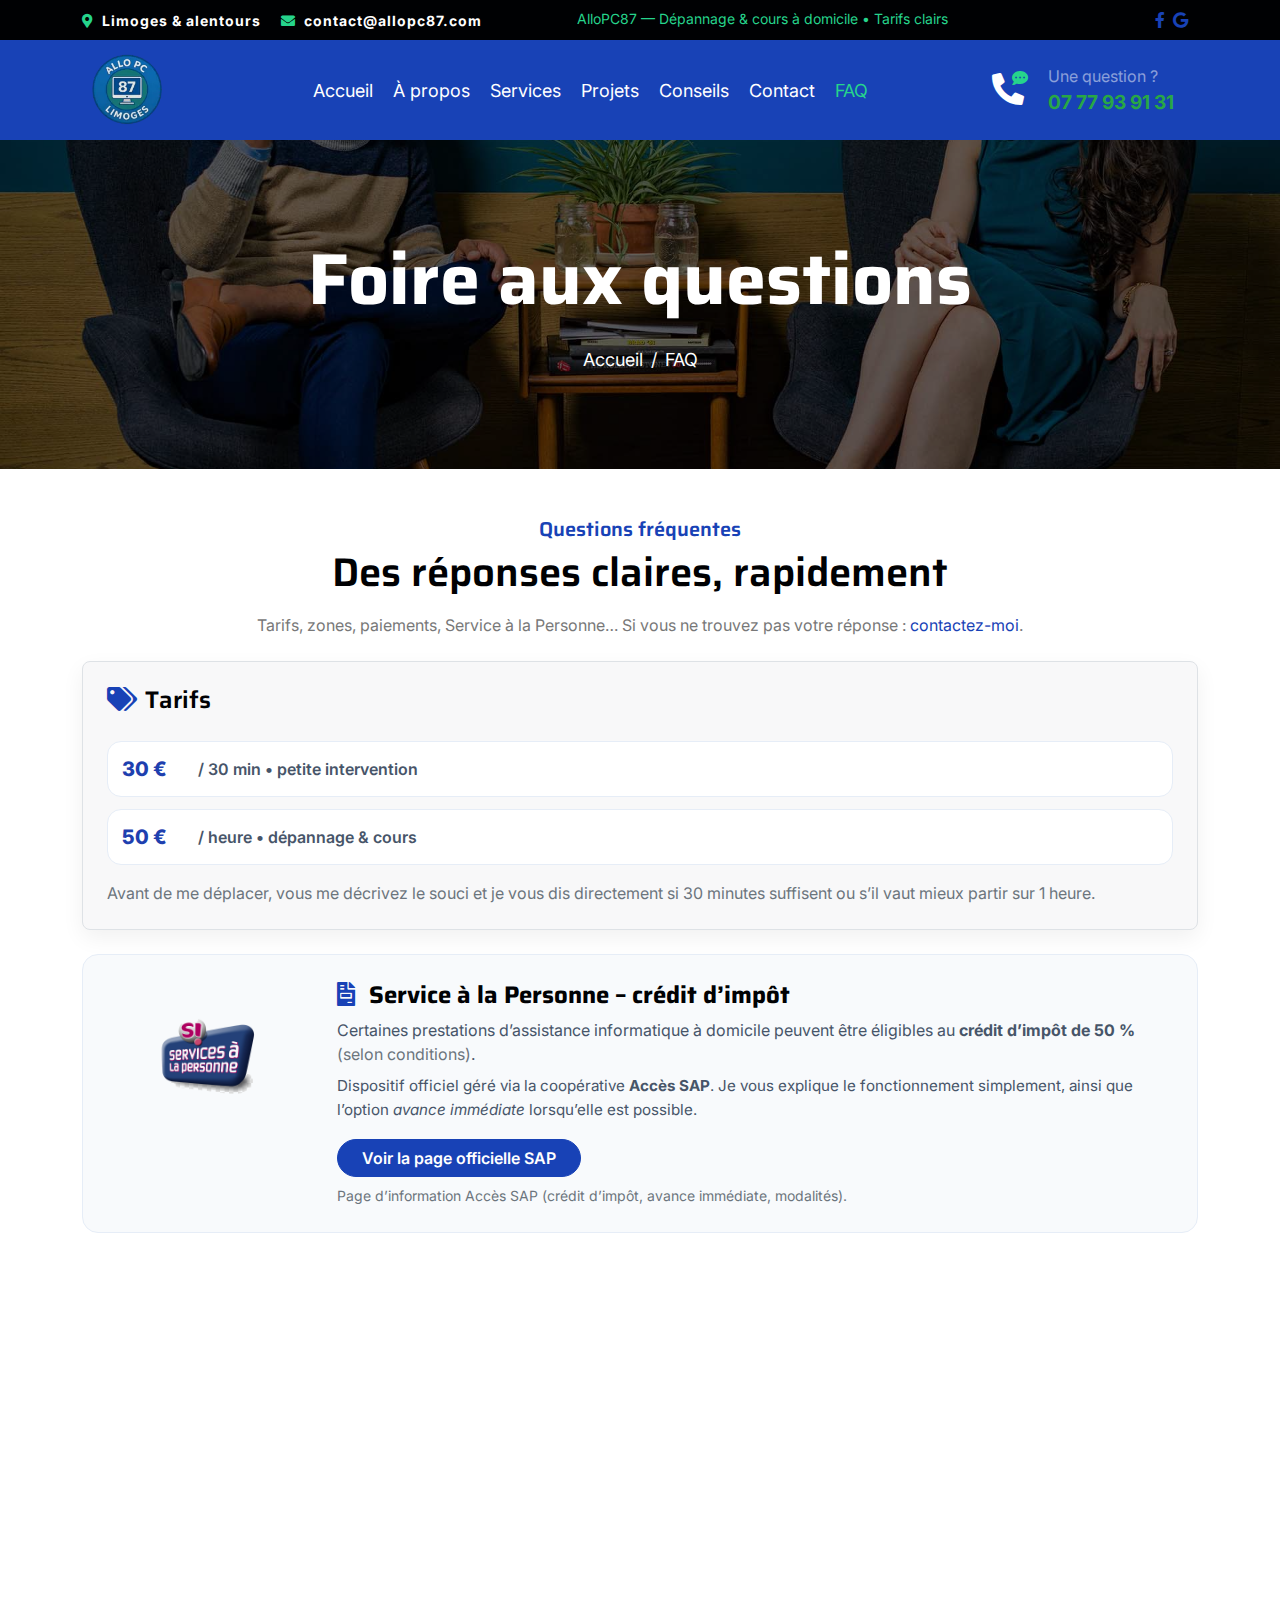
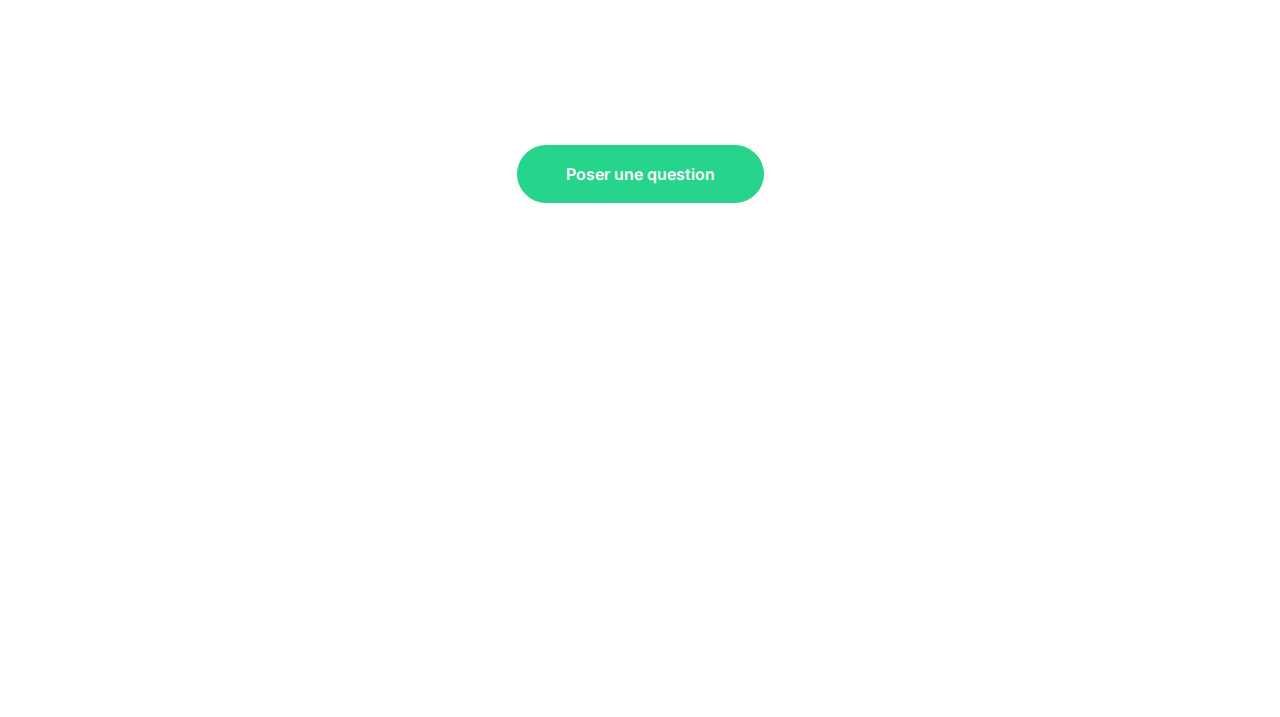
<file: faq.html>
<!DOCTYPE html>
<html lang="fr">

<head>
  <meta charset="utf-8">
  <title>FAQ — AlloPC87 | Dépannage informatique à domicile à Limoges</title>
  <meta content="width=device-width, initial-scale=1.0" name="viewport">

  <meta name="description"
    content="FAQ AlloPC87 : dépannage informatique à domicile à Limoges. Tarifs 30€ / 30 min et 50€ / heure. Zones, paiement, Service à la Personne (crédit d’impôt 50%), assurance RC Pro.">
  <link rel="canonical" href="https://allopc87.com/faq.html">
  <meta name="keywords"
    content="faq dépannage informatique Limoges, assistance informatique domicile, tarif dépannage pc limoges, service à la personne informatique, crédit d'impôt 50% informatique">

  <!-- Google Web Fonts -->
  <link rel="preconnect" href="https://fonts.googleapis.com">
  <link rel="preconnect" href="https://fonts.gstatic.com" crossorigin>
  <link
    href="https://fonts.googleapis.com/css2?family=Inter:wght@400;500;600&family=Saira:wght@500;600;700&display=swap"
    rel="stylesheet">

  <!-- Icon Font Stylesheet -->
  <link href="https://cdnjs.cloudflare.com/ajax/libs/font-awesome/5.10.0/css/all.min.css" rel="stylesheet">
  <link href="https://cdn.jsdelivr.net/npm/bootstrap-icons@1.4.1/font/bootstrap-icons.css" rel="stylesheet">

  <!-- Libraries Stylesheet -->
  <link href="lib/animate/animate.min.css" rel="stylesheet">
  <link href="lib/owlcarousel/assets/owl.carousel.min.css" rel="stylesheet">

  <!-- Customized Bootstrap Stylesheet -->
  <link href="css/bootstrap.min.css" rel="stylesheet">

  <!-- Template Stylesheet -->
  <link href="css/style.css" rel="stylesheet">

  <!-- FAQ Structured Data (SEO) -->
  <script type="application/ld+json">
  {
    "@context":"https://schema.org",
    "@type":"FAQPage",
    "mainEntity":[
      {
        "@type":"Question",
        "name":"Intervenez-vous à domicile ?",
        "acceptedAnswer":{"@type":"Answer","text":"Oui. J’interviens au domicile des particuliers à Limoges et alentours."}
      },
      {
        "@type":"Question",
        "name":"Quels sont vos tarifs ?",
        "acceptedAnswer":{"@type":"Answer","text":"Tarifs clairs : 30 € / 30 minutes pour une petite intervention, ou 50 € / heure. Je vous confirme le format le plus adapté au téléphone."}
      },
      {
        "@type":"Question",
        "name":"Proposez-vous le Service à la Personne (crédit d’impôt 50 %) ?",
        "acceptedAnswer":{"@type":"Answer","text":"Certaines prestations d’assistance informatique à domicile peuvent être éligibles au crédit d’impôt de 50 % (selon conditions). Je vous explique simplement le fonctionnement lors de la prise de contact."}
      },
      {
        "@type":"Question",
        "name":"Comment se passe le paiement ?",
        "acceptedAnswer":{"@type":"Answer","text":"Le paiement se fait après l’intervention. Selon la prestation, un paiement classique ou via une plateforme peut être proposé (notamment dans le cadre du Service à la Personne)."}
      },
      {
        "@type":"Question",
        "name":"Êtes-vous assuré pour vos interventions ?",
        "acceptedAnswer":{"@type":"Answer","text":"Oui. Les interventions sont réalisées dans un cadre professionnel et couvertes par une assurance Responsabilité Civile Professionnelle."}
      },
      {
        "@type":"Question",
        "name":"Quels problèmes prenez-vous en charge ?",
        "acceptedAnswer":{"@type":"Answer","text":"PC qui rame, problèmes Windows, Wi-Fi/box, imprimantes, e-mails, sauvegardes, nettoyage/virus, et accompagnement numérique (prise en main)."}
      }
    ]
  }
  </script>
</head>

<body>
  <!-- Spinner Start -->
  <div id="spinner"
    class="show position-fixed translate-middle w-100 vh-100 top-50 start-50 d-flex align-items-center justify-content-center">
    <div class="spinner-grow text-primary" role="status"></div>
  </div>
  <!-- Spinner End -->

  <!-- Topbar Start -->
  <div class="container-fluid bg-dark py-2 d-none d-md-flex">
    <div class="container">
      <div class="d-flex justify-content-between topbar">
        <div class="top-info">
          <small class="me-3 fw-bold text-white">
            <i class="fas fa-map-marker-alt me-2 text-secondary"></i>Limoges & alentours
          </small>
          <small class="me-3 fw-bold text-white">
            <a href="mailto:contact@allopc87.com" class="fw-bold text-white text-decoration-none">
              <i class="fas fa-envelope me-2 text-secondary"></i>contact@allopc87.com
            </a>
          </small>
        </div>
        <div id="note" class="text-secondary d-none d-xl-flex">
          <small>AlloPC87 — Dépannage & cours à domicile • Tarifs clairs</small>
        </div>
        <div class="top-link d-flex align-items-center">

          <!-- Facebook -->
          <a href="https://www.facebook.com/people/Allo-PC-87-D%C3%A9pannage-Assistance-Informatique/61581957924943/"
            target="_blank" rel="noopener" class="social-icon me-2">
            <i class="fab fa-facebook-f"></i>
          </a>

          <!-- Google Avis -->
          <a href="https://maps.app.goo.gl/s5KBTZkTBJnvesgY7" target="_blank" rel="noopener" class="social-icon">
            <i class="fab fa-google"></i>
          </a>
        </div>
      </div>
    </div>
  </div>
  <!-- Topbar End -->

  <!-- Navbar Start -->
  <div class="container-fluid bg-primary">
    <div class="container">
      <nav class="navbar navbar-dark navbar-expand-lg py-0">
        <a href="index.html" class="navbar-brand d-flex align-items-center">
          <img src="img/logo4.webp" alt="AlloPC87" class="img-fluid" style="max-height:90px;">
        </a>
        <button type="button" class="navbar-toggler me-0" data-bs-toggle="collapse" data-bs-target="#navbarCollapse">
          <span class="navbar-toggler-icon"></span>
        </button>
        <div class="collapse navbar-collapse bg-transparent" id="navbarCollapse">
          <div class="navbar-nav ms-auto mx-xl-auto p-0">
            <a href="index.html" class="nav-item nav-link">Accueil</a>
            <a href="about.html" class="nav-item nav-link">À propos</a>
            <a href="service.html" class="nav-item nav-link">Services</a>
            <a href="project.html" class="nav-item nav-link">Projets</a>
            <a href="blog.html" class="nav-item nav-link">Conseils</a>
            <a href="contact.html" class="nav-item nav-link">Contact</a>
            <a href="faq.html" class="nav-item nav-link active text-secondary">FAQ</a>
          </div>
        </div>
        <div class="d-none d-xl-flex flex-shirink-0">
          <div id="phone-tada" class="d-flex align-items-center justify-content-center me-4">
            <a href="tel:+33777939131" class="position-relative animated tada infinite">
              <i class="fa fa-phone-alt text-white fa-2x"></i>
              <div class="position-absolute" style="top: -7px; left: 20px;">
                <span><i class="fa fa-comment-dots text-secondary"></i></span>
              </div>
            </a>
          </div>
          <div class="d-flex flex-column pe-4 ">
            <span class="text-white-50">Une question ?</span>
            <a href="tel:+33777939131" class="phone-link text-secondary text-decoration-none">07 77 93 91 31</a>
          </div>
        </div>
      </nav>
    </div>
  </div>
  <!-- Navbar End -->

  <!-- Header -->
  <div class="container-fluid page-header py-5">
    <div class="container text-center py-5">
      <h1 class="display-2 text-white mb-4 animated slideInDown">Foire aux questions</h1>
      <nav aria-label="breadcrumb" class="animated slideInDown">
        <ol class="breadcrumb justify-content-center mb-0">
          <li class="breadcrumb-item"><a href="index.html">Accueil</a></li>
          <li class="breadcrumb-item active" aria-current="page">FAQ</li>
        </ol>
      </nav>
    </div>
  </div>

  <!-- FAQ Start -->
  <div class="container-fluid py-5">
    <div class="container">

      <div class="text-center mx-auto pb-4 wow fadeIn" data-wow-delay=".2s" style="max-width: 820px;">
        <h5 class="text-primary">Questions fréquentes</h5>
        <h1 class="mb-3">Des réponses claires, rapidement</h1>
        <p class="mb-0">
          Tarifs, zones, paiements, Service à la Personne… Si vous ne trouvez pas votre réponse :
          <a href="contact.html">contactez-moi</a>.
        </p>
      </div>

      <!-- Top cards -->
      <div class="row g-4 align-items-stretch mb-4">

        <!-- TARIFS -->
        <div class="col-12">
          <div class="border rounded bg-light p-4 faq-card">
            <h4 class="mb-3">
              <i class="fas fa-tags text-primary me-2"></i>Tarifs
            </h4>

            <div class="tarif-badges">
              <div class="tarif-pill">
                <span class="tarif-price">30 €</span>
                <span class="tarif-meta">/ 30 min • petite intervention</span>
              </div>

              <div class="tarif-pill">
                <span class="tarif-price">50 €</span>
                <span class="tarif-meta">/ heure • dépannage & cours</span>
              </div>
            </div>

            <p class="mt-3 mb-0 text-muted">
              Avant de me déplacer, vous me décrivez le souci et je vous dis directement si 30 minutes suffisent ou s’il
              vaut mieux partir sur 1 heure.
            </p>
          </div>
        </div>

        <!-- SERVICE À LA PERSONNE – FULL WIDTH -->
        <div class="col-12">
          <div class="sap-full">
            <div class="sap-full-inner">
              <img src="img/sap.png" alt="Service à la Personne – crédit d’impôt" class="sap-full-logo"
                onerror="this.style.display='none';">

              <div class="sap-full-text">
                <h4 class="mb-2">
                  <i class="fas fa-file-invoice text-primary me-2"></i>
                  Service à la Personne – crédit d’impôt
                </h4>

                <p class="mb-2">
                  Certaines prestations d’assistance informatique à domicile peuvent être éligibles au
                  <strong>crédit d’impôt de 50 %</strong>
                  <span class="text-muted">(selon conditions)</span>.
                </p>

                <p class="sap-note mb-3">
                  Dispositif officiel géré via la coopérative <strong>Accès SAP</strong>.
                  Je vous explique le fonctionnement simplement, ainsi que l’option
                  <em>avance immédiate</em> lorsqu’elle est possible.
                </p>

                <a class="btn btn-primary rounded-pill px-4"
                  href="https://adherent.acces-sap.com/page-sap/tFmsvP7cjCmUYdTrdBfB0C4l1dGvKX4FXU-y3a5ZFcs="
                  target="_blank" rel="noopener">
                  Voir la page officielle SAP
                </a>

                <div class="small text-muted mt-2">
                  Page d’information Accès SAP (crédit d’impôt, avance immédiate, modalités).
                </div>
              </div>
            </div>
          </div>
        </div>

      </div>

      <!-- Accordion full width -->
      <div class="accordion faq-accordion wow fadeIn" data-wow-delay=".2s" id="faqAccordion">

        <div class="accordion-item">
          <h2 class="accordion-header" id="q1">
            <button class="accordion-button" type="button" data-bs-toggle="collapse" data-bs-target="#a1"
              aria-expanded="true" aria-controls="a1">
              Vous intervenez à domicile sur quelle zone ?
            </button>
          </h2>
          <div id="a1" class="accordion-collapse collapse show" aria-labelledby="q1" data-bs-parent="#faqAccordion">
            <div class="accordion-body">
              Limoges + communes autour (environ <strong>20 km</strong>). Si vous hésitez, dites-moi votre commune et je
              vous confirme.
            </div>
          </div>
        </div>

        <div class="accordion-item">
          <h2 class="accordion-header" id="q2">
            <button class="accordion-button collapsed" type="button" data-bs-toggle="collapse" data-bs-target="#a2"
              aria-expanded="false" aria-controls="a2">
              Quels types de problèmes vous dépannez ?
            </button>
          </h2>
          <div id="a2" class="accordion-collapse collapse" aria-labelledby="q2" data-bs-parent="#faqAccordion">
            <div class="accordion-body">
              <ul class="mb-0">
                <li>PC qui rame, plantages, nettoyage</li>
                <li>Windows (mises à jour, réglages, comptes, dépannage)</li>
                <li>Wi-Fi / box / réseau à la maison</li>
                <li>Imprimantes (installation, connexion, pannes courantes)</li>
                <li>E-mails, photos, sauvegardes, antivirus</li>
                <li>Accompagnement (prise en main, conseils, sécurité)</li>
              </ul>
            </div>
          </div>
        </div>

        <div class="accordion-item">
          <h2 class="accordion-header" id="q3">
            <button class="accordion-button collapsed" type="button" data-bs-toggle="collapse" data-bs-target="#a3"
              aria-expanded="false" aria-controls="a3">
              Petite intervention : c’est quoi “30 min” ?
            </button>
          </h2>
          <div id="a3" class="accordion-collapse collapse" aria-labelledby="q3" data-bs-parent="#faqAccordion">
            <div class="accordion-body">
              C’est pour les soucis rapides (ex : imprimante à reconnecter, Wi-Fi à remettre, réglage simple, mise en
              place d’un logiciel, etc.).
              Si le problème est plus long, on bascule simplement sur le tarif <strong>50 € / heure</strong>.
            </div>
          </div>
        </div>

        <div class="accordion-item">
          <h2 class="accordion-header" id="q4">
            <button class="accordion-button collapsed" type="button" data-bs-toggle="collapse" data-bs-target="#a4"
              aria-expanded="false" aria-controls="a4">
              Service à la Personne : comment ça marche concrètement ?
            </button>
          </h2>
          <div id="a4" class="accordion-collapse collapse" aria-labelledby="q4" data-bs-parent="#faqAccordion">
            <div class="accordion-body">
              Selon la prestation et votre situation, vous pouvez bénéficier d’un <strong>crédit d’impôt de 50
                %</strong>.
              Je vous explique en 30 secondes au téléphone et je vous dis si votre demande rentre dans le cadre (et
              comment régler le plus simplement).
            </div>
          </div>
        </div>

        <div class="accordion-item">
          <h2 class="accordion-header" id="q5">
            <button class="accordion-button collapsed" type="button" data-bs-toggle="collapse" data-bs-target="#a5"
              aria-expanded="false" aria-controls="a5">
              Comment se passe le paiement ?
            </button>
          </h2>
          <div id="a5" class="accordion-collapse collapse" aria-labelledby="q5" data-bs-parent="#faqAccordion">
            <div class="accordion-body">
              Paiement après intervention. Selon le cas : paiement classique, ou paiement via une plateforme (notamment
              dans le cadre du Service à la Personne).
            </div>
          </div>
        </div>

        <div class="accordion-item">
          <h2 class="accordion-header" id="q6">
            <button class="accordion-button collapsed" type="button" data-bs-toggle="collapse" data-bs-target="#a6"
              aria-expanded="false" aria-controls="a6">
              Êtes-vous assuré pour vos interventions ?
            </button>
          </h2>
          <div id="a6" class="accordion-collapse collapse" aria-labelledby="q6" data-bs-parent="#faqAccordion">
            <div class="accordion-body">
              Oui. Les interventions sont réalisées dans un cadre professionnel et couvertes par une <strong>assurance
                Responsabilité Civile Professionnelle</strong>.
            </div>
          </div>
        </div>

      </div>

      <div class="text-center mt-5">
        <a href="contact.html" class="btn btn-secondary rounded-pill px-5 py-3 text-white">Poser une question</a>
      </div>

    </div>
  </div>
  <!-- FAQ End -->

  <!-- Footer Start -->
  <div class="container-fluid footer bg-dark wow fadeIn" data-wow-delay=".3s">
    <div class="container pt-5 pb-4">
      <div class="row g-5">
        <div class="col-lg-3 col-md-6">
          <a href="index.html" class="navbar-brand d-flex align-items-center">
            <img src="img/logo4.webp" alt="AlloPC87" class="img-fluid" style="max-height:100px;">
          </a>
          <p class="mt-4 text-light">Dépannage informatique & cours à domicile — Limoges. Tarifs clairs, rendez-vous
            rapides.</p>
        </div>

        <div class="col-lg-3 col-md-6">
          <span class="h3 text-secondary">Liens</span>
          <div class="mt-4 d-flex flex-column short-link">
            <a href="about.html" class="mb-2 text-white"><i class="fas fa-angle-right text-secondary me-2"></i>À
              propos</a>
            <a href="contact.html" class="mb-2 text-white"><i
                class="fas fa-angle-right text-secondary me-2"></i>Contact</a>
            <a href="service.html" class="mb-2 text-white"><i
                class="fas fa-angle-right text-secondary me-2"></i>Services</a>
            <a href="project.html" class="mb-2 text-white"><i
                class="fas fa-angle-right text-secondary me-2"></i>Projets</a>
            <a href="blog.html" class="mb-2 text-white"><i
                class="fas fa-angle-right text-secondary me-2"></i>Conseils</a>
            <a href="faq.html" class="mb-2 text-white"><i class="fas fa-angle-right text-secondary me-2"></i>FAQ</a>
          </div>
        </div>

        <div class="col-lg-3 col-md-6">
          <span class="h3 text-secondary">Infos</span>
          <div class="mt-4 d-flex flex-column help-link">
            <span class="mb-2 text-white">
              <i class="fas fa-angle-right text-secondary me-2"></i>
              Lun–Sam • 9h–18h
            </span>
            <span class="mb-2 text-white">
              <i class="fas fa-angle-right text-secondary me-2"></i>
              Limoges & alentours
            </span>

            <!-- OFFICIEL -->
            <span class="mb-2 text-white">
              <i class="fas fa-angle-right text-secondary me-2"></i>
              Entreprise déclarée (micro-entreprise)
            </span>
            <span class="mb-2 text-white">
              <i class="fas fa-angle-right text-secondary me-2"></i>
              SIRET : 99963198900012
            </span>
            <span class="mb-2 text-white">
              <i class="fas fa-angle-right text-secondary me-2"></i>
              Assurance RC Professionnelle
            </span>

            <!-- SAP  -->
            <span class="mb-2 text-white">
              <i class="fas fa-angle-right text-secondary me-2"></i>
              Services à la Personne (selon conditions)
            </span>
          </div>
        </div>

        <div class="col-lg-3 col-md-6">
          <span class="h3 text-secondary">Nous joindre</span>
          <div class="text-white mt-4 d-flex flex-column contact-link">
            <a class="pb-3 text-light border-bottom border-primary"><i
                class="fas fa-map-marker-alt text-secondary me-2"></i> Limoges</a>
            <a href="tel:+33777939131" class="py-3 text-light border-bottom border-primary"><i
                class="fas fa-phone-alt text-secondary me-2"></i> 07 77 93 91 31</a>
            <a href="mailto:contact@allopc87.com" class="py-3 text-light border-bottom border-primary"><i
                class="fas fa-envelope text-secondary me-2"></i> contact@allopc87.com</a>
          </div>
        </div>
      </div>

      <hr class="text-light mt-5 mb-4">
      <div class="row">
        <div class="col-md-6 text-center text-md-start">
          <span class="text-light">© <span class="text-secondary">AlloPC87</span> — Tous droits réservés.</span>
        </div>
      </div>
    </div>
  </div>
  <!-- Footer End -->

  <script src="https://ajax.googleapis.com/ajax/libs/jquery/3.6.4/jquery.min.js"></script>
  <script src="https://cdn.jsdelivr.net/npm/bootstrap@5.0.0/dist/js/bootstrap.bundle.min.js"></script>
  <script src="lib/wow/wow.min.js"></script>
  <script src="lib/easing/easing.min.js"></script>
  <script src="lib/waypoints/waypoints.min.js"></script>
  <script src="lib/owlcarousel/owl.carousel.min.js"></script>
  <script src="js/main.js"></script>
</body>

</html>
</file>
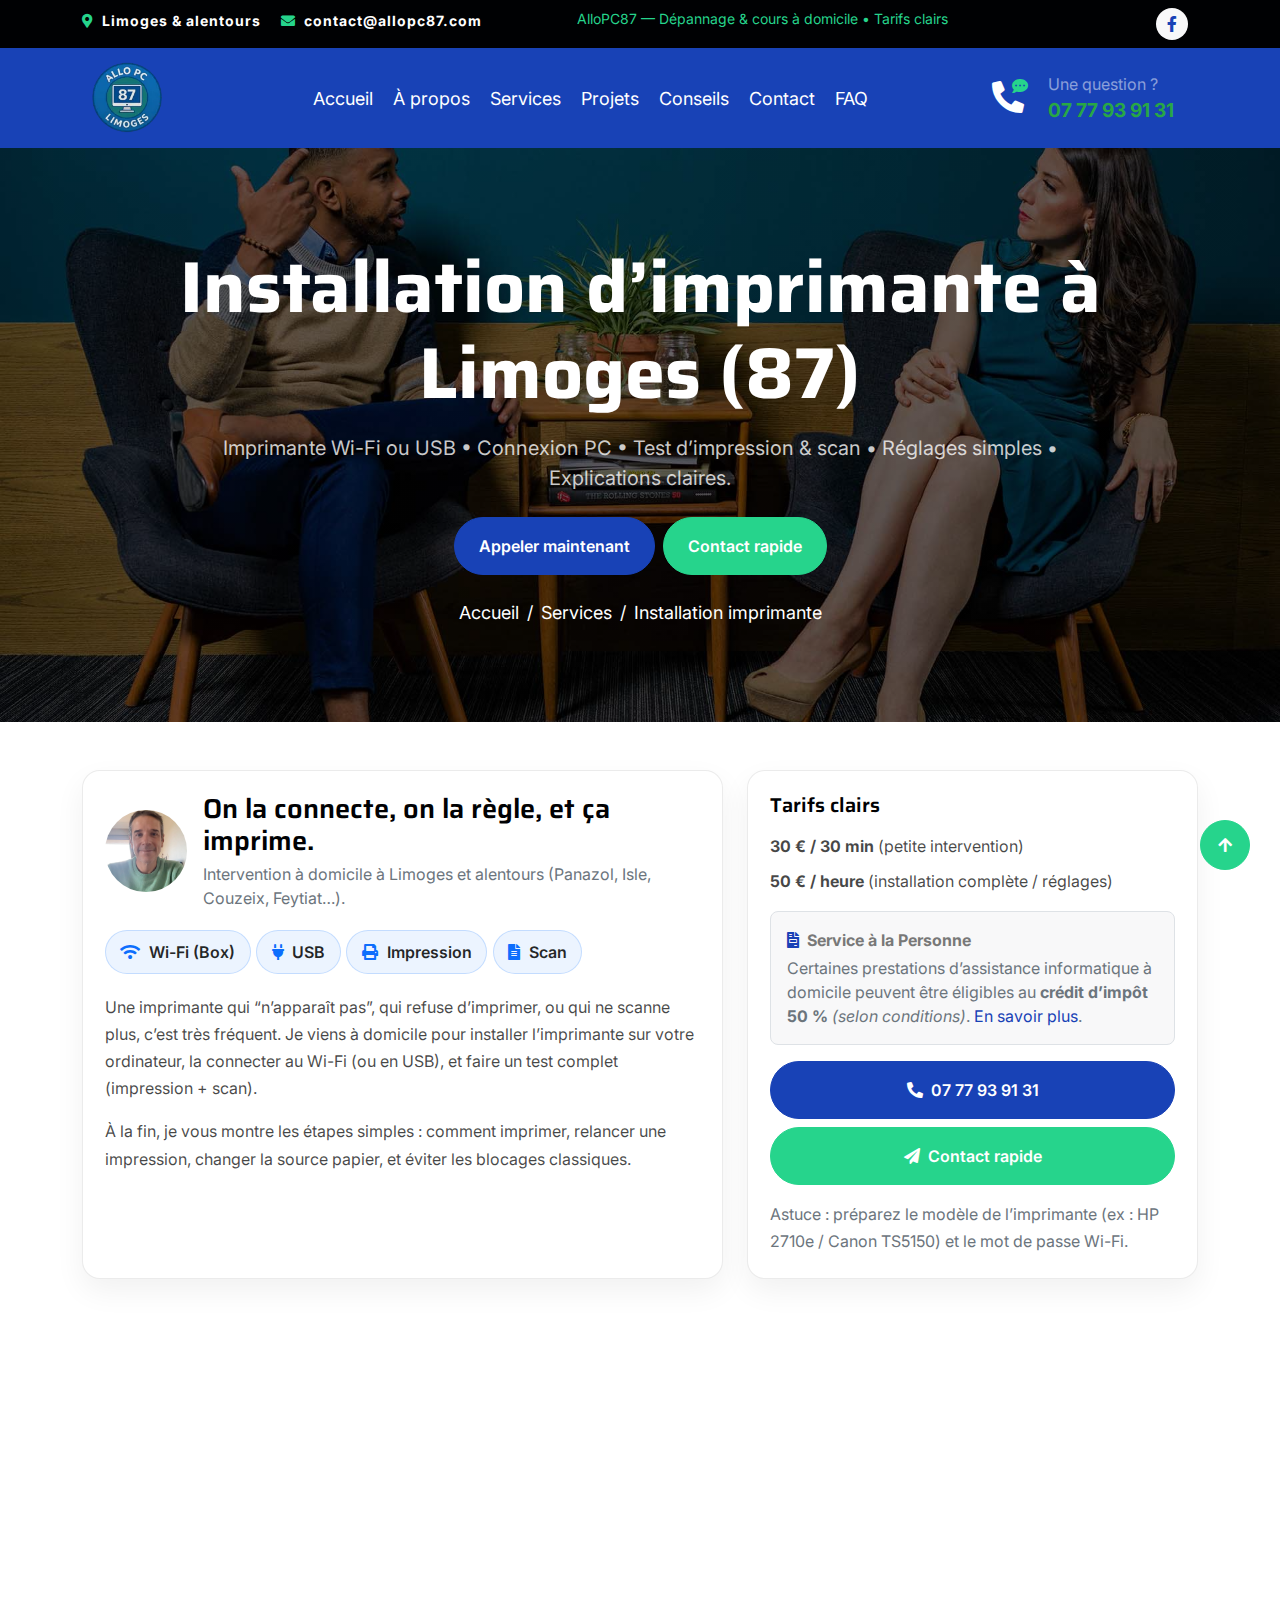
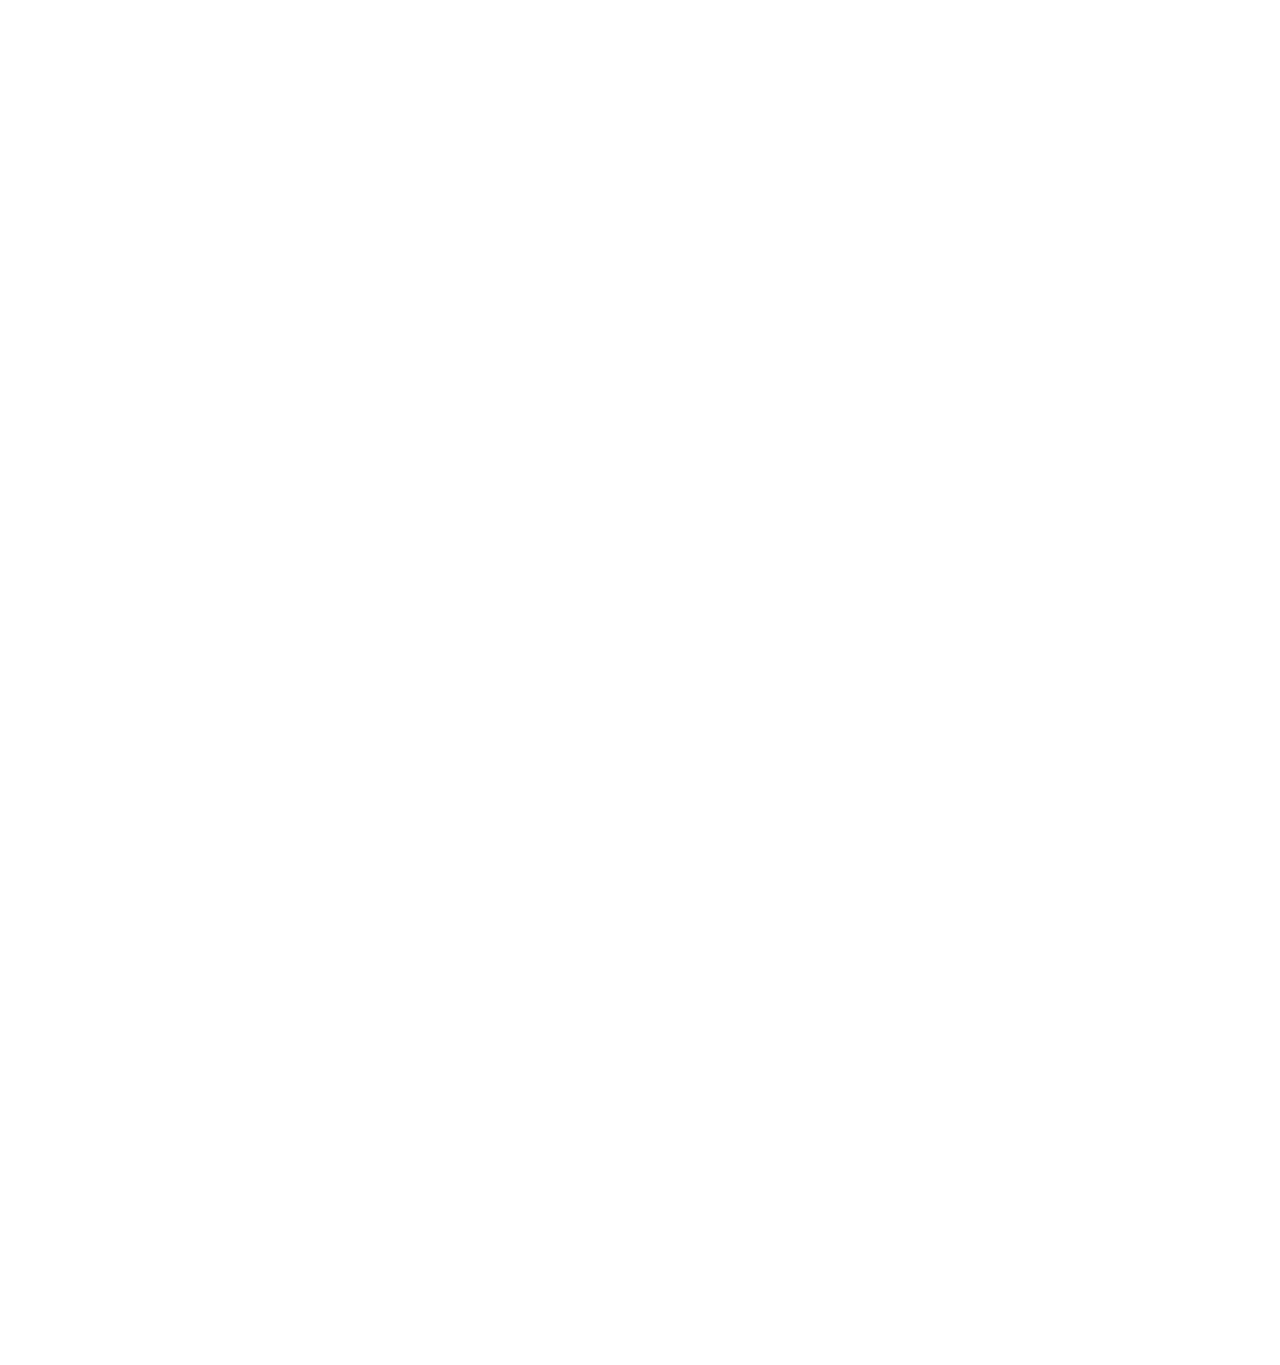
<file: installation-imprimante-limoges.html>
<!DOCTYPE html>
<html lang="fr">

<head>
  <meta charset="utf-8">
  <title>AlloPC87 — Installation d’imprimante à Limoges (87) | Wi-Fi / USB à domicile</title>
  <meta content="width=device-width, initial-scale=1.0" name="viewport">
  <meta name="description"
    content="Installation d’imprimante à domicile à Limoges (87) : Wi-Fi ou USB, connexion PC, tests d’impression, scan, réglages et explications simples. Tarifs clairs.">
  <link rel="canonical" href="https://allopc87.com/installation-imprimante-limoges.html">
  <meta name="keywords"
    content="installation imprimante Limoges, installer imprimante wifi Limoges, imprimante ne fonctionne plus, connexion imprimante, scan imprimante, dépannage imprimante à domicile, AlloPC87">

  <!-- Google Web Fonts -->
  <link rel="preconnect" href="https://fonts.googleapis.com">
  <link rel="preconnect" href="https://fonts.gstatic.com" crossorigin>
  <link
    href="https://fonts.googleapis.com/css2?family=Inter:wght@400;500;600&family=Saira:wght@500;600;700&display=swap"
    rel="stylesheet">

  <!-- Icon Font Stylesheet -->
  <link href="https://cdnjs.cloudflare.com/ajax/libs/font-awesome/5.10.0/css/all.min.css" rel="stylesheet">
  <link href="https://cdn.jsdelivr.net/npm/bootstrap-icons@1.4.1/font/bootstrap-icons.css" rel="stylesheet">

  <!-- Libraries Stylesheet -->
  <link href="lib/animate/animate.min.css" rel="stylesheet">
  <link href="lib/owlcarousel/assets/owl.carousel.min.css" rel="stylesheet">

  <!-- Customized Bootstrap Stylesheet -->
  <link href="css/bootstrap.min.css" rel="stylesheet">

  <!-- Template Stylesheet -->
  <link href="css/style.css" rel="stylesheet">

  <!-- GA -->
  <script async src="https://www.googletagmanager.com/gtag/js?id=G-9ZCFM0CZCV"></script>
  <script>
    window.dataLayer = window.dataLayer || [];
    function gtag() { dataLayer.push(arguments); }
    gtag('js', new Date());
    gtag('config', 'G-9ZCFM0CZCV');
  </script>

  <!-- Petits styles locaux (optionnels, ne cassent pas ton thème) -->
  <style>
    .mini-note { color: rgba(255,255,255,.78); max-width: 920px; margin: 0 auto; }
    .info-card{
      background:#fff;
      border:1px solid rgba(0,0,0,.08);
      border-radius:18px;
      padding:22px;
      box-shadow:0 12px 30px rgba(0,0,0,.06);
      height:100%;
    }
    .info-card p{ color: rgba(0,0,0,.72); line-height:1.7; }
    .badge-pill{
      display:inline-flex; align-items:center; gap:.55rem;
      padding:.55rem .9rem; border-radius:999px;
      background: rgba(13,110,253,.08);
      border:1px solid rgba(13,110,253,.18);
      font-weight:600; color: rgba(0,0,0,.85);
      margin:.25rem .35rem .25rem 0;
    }
    .badge-pill i{ color:#0d6efd; }
    .steps .step{ display:flex; gap:12px; margin-bottom:14px; }
    .steps .n{
      width:34px; height:34px; border-radius:999px;
      display:flex; align-items:center; justify-content:center;
      background: rgba(13,110,253,.12); border:1px solid rgba(13,110,253,.22);
      font-weight:800; color: rgba(0,0,0,.8);
      flex:0 0 auto;
    }
    .faq-mini details{
      background:#fff; border:1px solid rgba(0,0,0,.08);
      border-radius:14px; padding:14px 16px; margin-bottom:10px;
    }
    .faq-mini summary{ cursor:pointer; font-weight:700; }
    .faq-mini p{ margin:10px 0 0; color: rgba(0,0,0,.72); line-height:1.7; }
  </style>
</head>

<body>
  <!-- Spinner Start -->
  <div id="spinner"
    class="show position-fixed translate-middle w-100 vh-100 top-50 start-50 d-flex align-items-center justify-content-center">
    <div class="spinner-grow text-primary" role="status"></div>
  </div>
  <!-- Spinner End -->

  <!-- Topbar Start -->
  <div class="container-fluid bg-dark py-2 d-none d-md-flex">
    <div class="container">
      <div class="d-flex justify-content-between topbar">
        <div class="top-info">
          <small class="me-3 fw-bold text-white">
            <i class="fas fa-map-marker-alt me-2 text-secondary"></i>Limoges & alentours
          </small>
          <small class="me-3 fw-bold text-white">
            <a href="mailto:contact@allopc87.com" class="fw-bold text-white text-decoration-none">
              <i class="fas fa-envelope me-2 text-secondary"></i>contact@allopc87.com
            </a>
          </small>
        </div>
        <div id="note" class="text-secondary d-none d-xl-flex">
          <small>AlloPC87 — Dépannage & cours à domicile • Tarifs clairs</small>
        </div>
        <div class="top-link">
          <a href="https://www.facebook.com/people/Allo-PC-87-D%C3%A9pannage-Assistance-Informatique/61581957924943/?mibextid=wwXIfr&rdid=wcEuLOye9EVa6t2C&share_url=https%3A%2F%2Fwww.facebook.com%2Fshare%2F17UCAaM5Jk%2F%3Fmibextid%3DwwXIfr"
            target="_blank" class="bg-light nav-fill btn btn-sm-square rounded-circle" rel="noopener">
            <i class="fab fa-facebook-f text-primary"></i>
          </a>
        </div>
      </div>
    </div>
  </div>
  <!-- Topbar End -->

  <!-- Navbar Start -->
  <div class="container-fluid bg-primary">
    <div class="container">
      <nav class="navbar navbar-dark navbar-expand-lg py-0">
        <a href="index.html" class="navbar-brand d-flex align-items-center">
          <img src="img/logo4.webp" alt="AlloPC87" class="img-fluid" style="max-height:90px;">
        </a>
        <button type="button" class="navbar-toggler me-0" data-bs-toggle="collapse" data-bs-target="#navbarCollapse">
          <span class="navbar-toggler-icon"></span>
        </button>

        <div class="collapse navbar-collapse bg-transparent" id="navbarCollapse">
          <div class="navbar-nav ms-auto mx-xl-auto p-0">
            <a href="index.html" class="nav-item nav-link">Accueil</a>
            <a href="about.html" class="nav-item nav-link">À propos</a>
            <a href="service.html" class="nav-item nav-link">Services</a>
            <a href="project.html" class="nav-item nav-link">Projets</a>
            <a href="blog.html" class="nav-item nav-link">Conseils</a>
            <a href="contact.html" class="nav-item nav-link">Contact</a>
            <a href="faq.html" class="nav-item nav-link">FAQ</a>
          </div>
        </div>

        <div class="d-none d-xl-flex flex-shirink-0">
          <div id="phone-tada" class="d-flex align-items-center justify-content-center me-4">
            <a href="tel:+33777939131" class="position-relative animated tada infinite">
              <i class="fa fa-phone-alt text-white fa-2x"></i>
              <div class="position-absolute" style="top: -7px; left: 20px;">
                <span><i class="fa fa-comment-dots text-secondary"></i></span>
              </div>
            </a>
          </div>
          <div class="d-flex flex-column pe-4">
            <span class="text-white-50">Une question ?</span>
            <a href="tel:+33777939131" class="phone-link text-secondary text-decoration-none">07 77 93 91 31</a>
          </div>
        </div>
      </nav>
    </div>
  </div>
  <!-- Navbar End -->

  <!-- Header -->
  <div class="container-fluid page-header py-5">
    <div class="container text-center py-5">
      <h1 class="display-2 text-white mb-3 animated slideInDown">Installation d’imprimante à Limoges (87)</h1>
      <p class="mini-note fs-5 mb-4 animated slideInDown">
        Imprimante Wi-Fi ou USB • Connexion PC • Test d’impression & scan • Réglages simples • Explications claires.
      </p>

      <div class="d-flex justify-content-center gap-2 flex-wrap animated slideInDown">
        <a class="btn btn-primary rounded-pill px-4 py-3" href="tel:+33777939131">Appeler maintenant</a>
        <a class="btn btn-secondary rounded-pill px-4 py-3 text-white" href="contact.html">Contact rapide</a>
      </div>

      <nav aria-label="breadcrumb" class="animated slideInDown mt-4">
        <ol class="breadcrumb justify-content-center mb-0">
          <li class="breadcrumb-item"><a href="index.html">Accueil</a></li>
          <li class="breadcrumb-item"><a href="service.html">Services</a></li>
          <li class="breadcrumb-item active" aria-current="page">Installation imprimante</li>
        </ol>
      </nav>
    </div>
  </div>

  <!-- Contenu -->
  <div class="container-fluid py-5">
    <div class="container">

      <div class="row g-4 align-items-stretch mb-4">
        <div class="col-lg-7 wow fadeIn" data-wow-delay=".2s">
          <div class="info-card">
            <div class="d-flex align-items-center gap-3 mb-3">
              <img src="img/admin.jpg" alt="Thierry — AlloPC87" class="rounded-circle"
                style="width: 82px; height: 82px; object-fit: cover;">
              <div>
                <h2 class="mb-1" style="font-size: 1.7rem;">On la connecte, on la règle, et ça imprime.</h2>
                <div class="text-muted">Intervention à domicile à Limoges et alentours (Panazol, Isle, Couzeix, Feytiat…).</div>
              </div>
            </div>

            <div class="d-flex flex-wrap mb-3">
              <span class="badge-pill"><i class="fas fa-wifi"></i> Wi-Fi (Box)</span>
              <span class="badge-pill"><i class="fas fa-plug"></i> USB</span>
              <span class="badge-pill"><i class="fas fa-print"></i> Impression</span>
              <span class="badge-pill"><i class="fas fa-file-alt"></i> Scan</span>
            </div>

            <p class="mb-3">
              Une imprimante qui “n’apparaît pas”, qui refuse d’imprimer, ou qui ne scanne plus, c’est très fréquent.
              Je viens à domicile pour installer l’imprimante sur votre ordinateur, la connecter au Wi-Fi (ou en USB),
              et faire un test complet (impression + scan).
            </p>

            <p class="mb-0">
              À la fin, je vous montre les étapes simples : comment imprimer, relancer une impression, changer la source papier,
              et éviter les blocages classiques.
            </p>
          </div>
        </div>

        <div class="col-lg-5 wow fadeIn" data-wow-delay=".3s">
          <div class="info-card">
            <h3 class="mb-3" style="font-size: 1.25rem;">Tarifs clairs</h3>
            <p class="mb-2"><strong>30 € / 30 min</strong> (petite intervention)</p>
            <p class="mb-3"><strong>50 € / heure</strong> (installation complète / réglages)</p>

            <div class="bg-light border rounded p-3 mb-3">
              <div class="fw-bold mb-1"><i class="fas fa-file-invoice text-primary me-2"></i>Service à la Personne</div>
              <div class="text-muted">
                Certaines prestations d’assistance informatique à domicile peuvent être éligibles au
                <strong>crédit d’impôt 50 %</strong> <em>(selon conditions)</em>.
                <a href="faq.html">En savoir plus</a>.
              </div>
            </div>

            <div class="d-grid gap-2">
              <a class="btn btn-primary rounded-pill py-3" href="tel:+33777939131">
                <i class="fas fa-phone-alt me-2"></i>07 77 93 91 31
              </a>
              <a class="btn btn-secondary rounded-pill py-3 text-white" href="contact.html">
                <i class="fas fa-paper-plane me-2"></i>Contact rapide
              </a>
            </div>

            <p class="text-muted mt-3 mb-0">
              Astuce : préparez le modèle de l’imprimante (ex : HP 2710e / Canon TS5150) et le mot de passe Wi-Fi.
            </p>
          </div>
        </div>
      </div>

      <div class="row g-4 align-items-stretch">
        <div class="col-lg-6 wow fadeIn" data-wow-delay=".2s">
          <div class="info-card">
            <h2 class="mb-3" style="font-size: 1.45rem;">Ce que je fais pendant l’intervention</h2>
            <div class="steps">
              <div class="step">
                <div class="n">1</div>
                <div>
                  <div class="fw-bold">Connexion (Wi-Fi ou USB)</div>
                  <div class="text-muted">Association à la box / PC, vérification du réseau et des paramètres.</div>
                </div>
              </div>
              <div class="step">
                <div class="n">2</div>
                <div>
                  <div class="fw-bold">Installation / pilotes</div>
                  <div class="text-muted">Installation propre, imprimante définie par défaut, options correctes.</div>
                </div>
              </div>
              <div class="step">
                <div class="n">3</div>
                <div>
                  <div class="fw-bold">Test impression + scan</div>
                  <div class="text-muted">Page test, scan vers PC / PDF, et résolution des blocages courants.</div>
                </div>
              </div>
              <div class="step">
                <div class="n">4</div>
                <div>
                  <div class="fw-bold">Explications simples</div>
                  <div class="text-muted">Je vous montre comment imprimer / scanner facilement au quotidien.</div>
                </div>
              </div>
            </div>
          </div>
        </div>

        <div class="col-lg-6 wow fadeIn" data-wow-delay=".3s">
          <div class="info-card">
            <h2 class="mb-3" style="font-size: 1.45rem;">Problèmes fréquents (et solutions)</h2>
            <ul class="mb-0" style="color: rgba(0,0,0,.72); line-height: 1.9;">
              <li>Imprimante “hors ligne” / non détectée</li>
              <li>Wi-Fi instable, changement de box, nouveau mot de passe</li>
              <li>Impression qui reste bloquée en attente</li>
              <li>Scan qui ne fonctionne pas / mauvais logiciel</li>
              <li>Impressions pâles / mauvaise qualité (réglages, nettoyage)</li>
              <li>Connexion smartphone / tablette (si besoin)</li>
            </ul>
          </div>
        </div>
      </div>

      <!-- Mini FAQ (utile + SEO, sans alourdir) -->
      <div class="row mt-5">
        <div class="col-lg-10 mx-auto wow fadeIn" data-wow-delay=".2s">
          <div class="info-card faq-mini">
            <h2 class="mb-3" style="font-size: 1.55rem;">Questions fréquentes</h2>

            <details>
              <summary>Vous installez toutes les marques d’imprimantes ?</summary>
              <p>Oui (HP, Canon, Epson, Brother…). L’important est d’avoir le modèle exact et l’accès au Wi-Fi.</p>
            </details>

            <details>
              <summary>Est-ce qu’on peut le faire en 30 minutes ?</summary>
              <p>Souvent oui quand il s’agit d’une installation simple. Si c’est un souci réseau / box / drivers, ça peut prendre un peu plus. Je vous le dis au téléphone.</p>
            </details>

            <details>
              <summary>Vous pouvez aussi m’expliquer comment scanner ?</summary>
              <p>Oui. Je règle le scan (PDF, emplacement, raccourci), et je vous montre la méthode la plus simple.</p>
            </details>

            <div class="text-center mt-3">
              <a href="faq.html" class="btn btn-secondary rounded-pill px-5 py-3 text-white">Voir la FAQ complète</a>
            </div>
          </div>
        </div>
      </div>

      <!-- CTA final -->
      <div class="container py-5">
        <div class="bg-light border rounded p-4 p-md-5 wow fadeIn" data-wow-delay=".2s">
          <div class="row g-3 align-items-center">
            <div class="col-lg-8">
              <h3 class="mb-2">Besoin d’installer votre imprimante à Limoges ?</h3>
              <p class="mb-0 text-muted">
                Appelez-moi et dites-moi le modèle + si vous êtes en Wi-Fi ou USB. On cale un créneau rapidement.
              </p>
            </div>
            <div class="col-lg-4 d-grid gap-2">
              <a class="btn btn-primary rounded-pill py-3" href="tel:+33777939131">Appeler</a>
              <a class="btn btn-secondary rounded-pill py-3 text-white" href="contact.html">Contact rapide</a>
            </div>
          </div>
        </div>
      </div>

    </div>
  </div>

  <!-- Footer Start -->
  <div class="container-fluid footer bg-dark wow fadeIn" data-wow-delay=".3s">
    <div class="container pt-5 pb-4">
      <div class="row g-5">
        <div class="col-lg-3 col-md-6">
          <a href="index.html" class="navbar-brand d-flex align-items-center">
            <img src="img/logo4.webp" alt="AlloPC87" class="img-fluid" style="max-height:100px;">
          </a>
          <p class="mt-4 text-light">Dépannage informatique & cours à domicile — Limoges. Tarifs clairs, rendez-vous
            rapides.</p>
        </div>

        <div class="col-lg-3 col-md-6">
          <span class="h3 text-secondary">Liens</span>
          <div class="mt-4 d-flex flex-column short-link">
            <a href="about.html" class="mb-2 text-white"><i class="fas fa-angle-right text-secondary me-2"></i>À propos</a>
            <a href="contact.html" class="mb-2 text-white"><i class="fas fa-angle-right text-secondary me-2"></i>Contact</a>
            <a href="service.html" class="mb-2 text-white"><i class="fas fa-angle-right text-secondary me-2"></i>Services</a>
            <a href="project.html" class="mb-2 text-white"><i class="fas fa-angle-right text-secondary me-2"></i>Projets</a>
            <a href="blog.html" class="mb-2 text-white"><i class="fas fa-angle-right text-secondary me-2"></i>Conseils</a>
            <a href="faq.html" class="mb-2 text-white"><i class="fas fa-angle-right text-secondary me-2"></i>FAQ</a>
          </div>
        </div>

        <div class="col-lg-3 col-md-6">
          <span class="h3 text-secondary">Infos</span>
          <div class="mt-4 d-flex flex-column help-link">
            <span class="mb-2 text-white"><i class="fas fa-angle-right text-secondary me-2"></i>Lun–Sam • 9h–18h</span>
            <span class="mb-2 text-white"><i class="fas fa-angle-right text-secondary me-2"></i>Limoges & alentours</span>

            <span class="mb-2 text-white"><i class="fas fa-angle-right text-secondary me-2"></i>Entreprise déclarée (micro-entreprise)</span>
            <span class="mb-2 text-white"><i class="fas fa-angle-right text-secondary me-2"></i>SIRET : 99963198900012</span>
            <span class="mb-2 text-white"><i class="fas fa-angle-right text-secondary me-2"></i>Assurance RC Professionnelle</span>
            <span class="mb-2 text-white"><i class="fas fa-angle-right text-secondary me-2"></i>Services à la Personne (selon conditions)</span>
          </div>
        </div>

        <div class="col-lg-3 col-md-6">
          <span class="h3 text-secondary">Nous joindre</span>
          <div class="text-white mt-4 d-flex flex-column contact-link">
            <span class="pb-3 text-light border-bottom border-primary">
              <i class="fas fa-map-marker-alt text-secondary me-2"></i> Limoges
            </span>
            <a href="tel:+33777939131" class="py-3 text-light border-bottom border-primary">
              <i class="fas fa-phone-alt text-secondary me-2"></i> 07 77 93 91 31
            </a>
            <a href="mailto:contact@allopc87.com" class="py-3 text-light border-bottom border-primary">
              <i class="fas fa-envelope text-secondary me-2"></i> contact@allopc87.com
            </a>
          </div>
        </div>
      </div>

      <hr class="text-light mt-5 mb-4">
      <div class="row">
        <div class="col-md-6 text-center text-md-start">
          <span class="text-light">© <span class="text-secondary">AlloPC87</span> — Tous droits réservés.</span>
        </div>
      </div>
    </div>
  </div>
  <!-- Footer End -->

  <!-- Back to Top -->
  <a href="#" class="btn btn-secondary btn-square rounded-circle back-to-top">
    <i class="fa fa-arrow-up text-white"></i>
  </a>

  <!-- JavaScript Libraries -->
  <script src="https://ajax.googleapis.com/ajax/libs/jquery/3.6.4/jquery.min.js"></script>
  <script src="https://cdn.jsdelivr.net/npm/bootstrap@5.0.0/dist/js/bootstrap.bundle.min.js"></script>
  <script src="lib/wow/wow.min.js"></script>
  <script src="lib/easing/easing.min.js"></script>
  <script src="lib/waypoints/waypoints.min.js"></script>
  <script src="lib/owlcarousel/owl.carousel.min.js"></script>

  <!-- Template Javascript -->
  <script src="js/main.js"></script>

  <!-- Tracking clic téléphone -->
  <script>
    document.addEventListener('DOMContentLoaded', function () {
      document.querySelectorAll('a[href^="tel:"]').forEach(function (el) {
        el.addEventListener('click', function () {
          gtag('event', 'clic_telephone', {
            event_category: 'contact',
            event_label: el.getAttribute('href')
          });
        });
      });
    });
  </script>
</body>

</html>
</file>
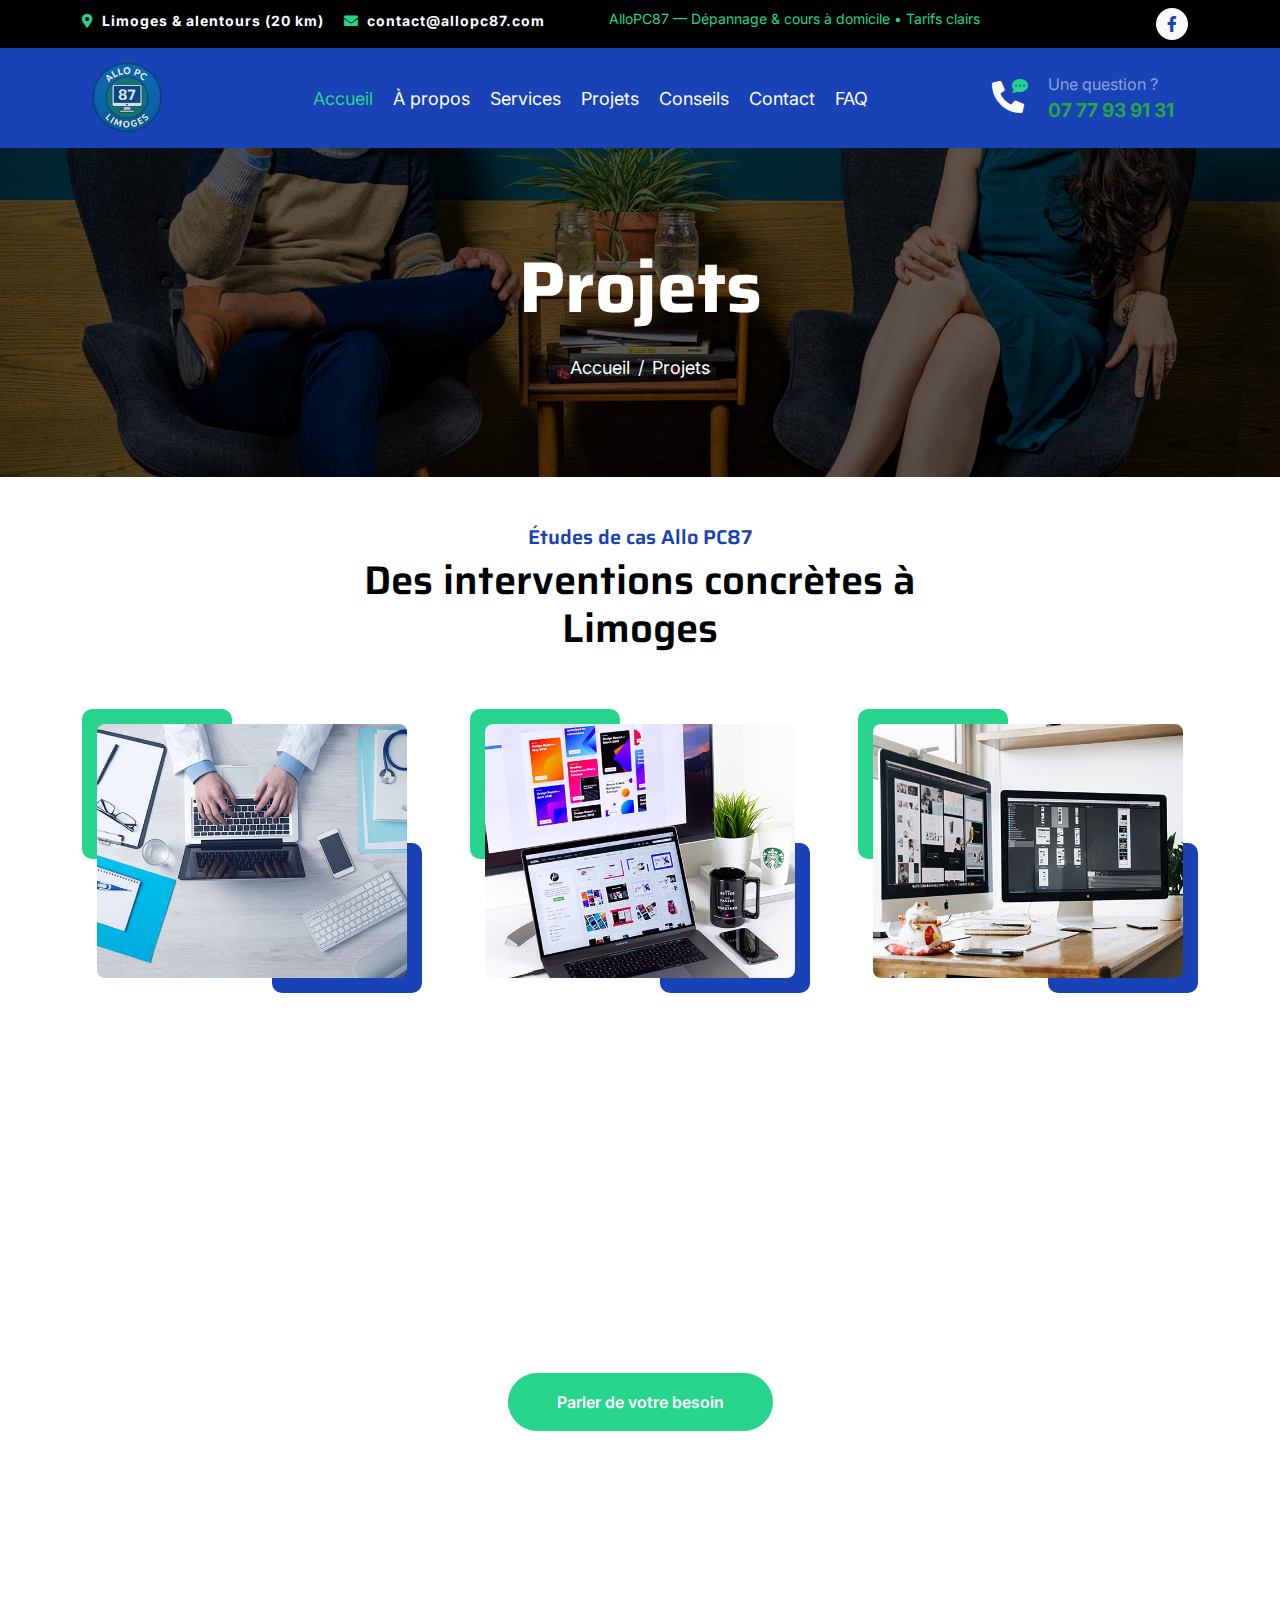
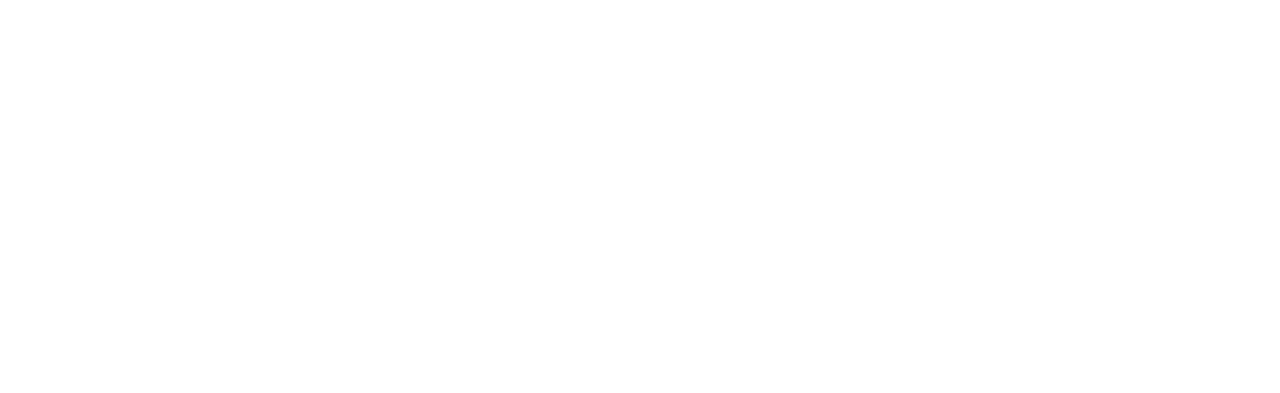
<file: project.html>
<!DOCTYPE html>
<html lang="fr">

<head>
  <meta charset="utf-8">
  <title>ALLOPC87 — Dépannage informatique à Limoges (Windows, Wi-Fi, imprimantes, cours)</title>
  <meta content="width=device-width, initial-scale=1.0" name="viewport">
  <meta name="description"
    content="AlloPC87 : dépannage PC/Mac à domicile à Limoges. Lenteurs, Windows, virus, Wi-Fi, imprimantes. Mise à niveau & optimisation. Cours personnalisés. Tarifs clairs.">
  <link rel="canonical" href="https://allopc87.com/project.html">
  <meta name="keywords"
    content="dépannage informatique Limoges, réparation ordinateur Limoges, réinstallation Windows, SSD, Wi-Fi, imprimante, cours informatique senior,allopc87">

  <!-- Google Web Fonts -->
  <link rel="preconnect" href="https://fonts.googleapis.com">
  <link rel="preconnect" href="https://fonts.gstatic.com" crossorigin>
  <link
    href="https://fonts.googleapis.com/css2?family=Inter:wght@400;500;600&family=Saira:wght@500;600;700&display=swap"
    rel="stylesheet">

  <!-- Icon Font Stylesheet -->
  <link href="https://cdnjs.cloudflare.com/ajax/libs/font-awesome/5.10.0/css/all.min.css" rel="stylesheet">
  <link href="https://cdn.jsdelivr.net/npm/bootstrap-icons@1.4.1/font/bootstrap-icons.css" rel="stylesheet">

  <!-- Libraries Stylesheet -->
  <link href="lib/animate/animate.min.css" rel="stylesheet">
  <link href="lib/owlcarousel/assets/owl.carousel.min.css" rel="stylesheet">

  <!-- Customized Bootstrap Stylesheet -->
  <link href="css/bootstrap.min.css" rel="stylesheet">

  <!-- Template Stylesheet -->
  <link href="css/style.css" rel="stylesheet">
  <script async src="https://www.googletagmanager.com/gtag/js?id=G-9ZCFM0CZCV"></script>
  <script>
    window.dataLayer = window.dataLayer || [];
    function gtag() { dataLayer.push(arguments); }
    gtag('js', new Date());

    gtag('config', 'G-9ZCFM0CZCV');
  </script>
</head>

<body>
  <!-- Spinner Start -->
  <div id="spinner"
    class="show position-fixed translate-middle w-100 vh-100 top-50 start-50 d-flex align-items-center justify-content-center">
    <div class="spinner-grow text-primary" role="status"></div>
  </div>
  <!-- Spinner End -->

  <!-- Topbar Start -->
  <div class="container-fluid bg-dark py-2 d-none d-md-flex">
    <div class="container">
      <div class="d-flex justify-content-between topbar">
        <div class="top-info">
          <small class="me-3 fw-bold text-white">
            <i class="fas fa-map-marker-alt me-2 text-secondary"></i>Limoges & alentours (20 km)
          </small>
          <small class="me-3 fw-bold text-white">
            <a href="mailto:contact@allopc87.com" class="fw-bold text-white text-decoration-none">
              <i class="fas fa-envelope me-2 text-secondary"></i>contact@allopc87.com
            </a>
          </small>
        </div>
        <div id="note" class="text-secondary d-none d-xl-flex">
          <small>AlloPC87 — Dépannage & cours à domicile • Tarifs clairs</small>
        </div>
        <div class="top-link">
          <a href="https://www.facebook.com/people/Allo-PC-87-D%C3%A9pannage-Assistance-Informatique/61581957924943/?mibextid=wwXIfr&rdid=wcEuLOye9EVa6t2C&share_url=https%3A%2F%2Fwww.facebook.com%2Fshare%2F17UCAaM5Jk%2F%3Fmibextid%3DwwXIfr"
            target="_blank" class="bg-light nav-fill btn btn-sm-square rounded-circle">
            <i class="fab fa-facebook-f text-primary"></i>
          </a>
        </div>

      </div>
    </div>
  </div>
  <!-- Topbar End -->

  <!-- Navbar Start -->
  <div class="container-fluid bg-primary">
    <div class="container">
      <nav class="navbar navbar-dark navbar-expand-lg py-0">
        <a href="index.html" class="navbar-brand d-flex align-items-center">
          <img src="img/logo4.webp" alt="Assistance PC87" class="img-fluid" style="max-height:90px;">
        </a>
        <button type="button" class="navbar-toggler me-0" data-bs-toggle="collapse" data-bs-target="#navbarCollapse">
          <span class="navbar-toggler-icon"></span>
        </button>
        <div class="collapse navbar-collapse bg-transparent" id="navbarCollapse">
          <div class="navbar-nav ms-auto mx-xl-auto p-0">
            <a href="index.html" class="nav-item nav-link active text-secondary">Accueil</a>
            <a href="about.html" class="nav-item nav-link">À propos</a>
            <a href="service.html" class="nav-item nav-link">Services</a>
            <a href="project.html" class="nav-item nav-link">Projets</a>
            <a href="blog.html" class="nav-item nav-link">Conseils</a>
            <a href="contact.html" class="nav-item nav-link">Contact</a>
            <a href="faq.html" class="nav-item nav-link">FAQ</a>
          </div>
        </div>
        <div class="d-none d-xl-flex flex-shirink-0">
          <div id="phone-tada" class="d-flex align-items-center justify-content-center me-4">
            <a href="tel:+33777939131" class="position-relative animated tada infinite">
              <i class="fa fa-phone-alt text-white fa-2x"></i>
              <div class="position-absolute" style="top: -7px; left: 20px;">
                <span><i class="fa fa-comment-dots text-secondary"></i></span>
              </div>
            </a>
          </div>
          <div class="d-flex flex-column pe-4 ">
            <span class="text-white-50">Une question ?</span>
            <a href="tel:+33777939131" class="phone-link text-secondary text-decoration-none">07 77 93 91 31</a>
          </div>
        </div>
      </nav>
    </div>
  </div>
  <!-- Navbar End -->

  <!-- Header -->
  <div class="container-fluid page-header py-5">
    <div class="container text-center py-5">
      <h1 class="display-2 text-white mb-4 animated slideInDown">Projets</h1>
      <nav aria-label="breadcrumb" class="animated slideInDown">
        <ol class="breadcrumb justify-content-center mb-0">
          <li class="breadcrumb-item"><a href="index.html">Accueil</a></li>
          <li class="breadcrumb-item active" aria-current="page">Projets</li>
        </ol>
      </nav>
    </div>
  </div>

  <!-- Projects -->
  <div class="container-fluid project py-5 mb-5">
    <div class="container">
      <div class="text-center mx-auto pb-5 wow fadeIn" data-wow-delay=".2s" style="max-width: 680px;">
        <h5 class="text-primary">Études de cas Allo PC87</h5>
        <h1>Des interventions concrètes à Limoges</h1>
      </div>
      <div class="row g-5">
        <!-- Case 1 -->
        <div class="col-md-6 col-lg-4 wow fadeIn" data-wow-delay=".2s">
          <div class="project-item">
            <div class="project-img">
              <img src="img/project-1.jpg" class="img-fluid w-100 rounded" alt="Remise à niveau Windows">
              <div class="project-content">
                <a href="reparation-ordinateur-limoges.html" class="text-center">
                  <h4 class="text-secondary">Remise à niveau Windows</h4>
                  <p class="m-0 text-white">Réinstallation propre, nettoyage, transfert de données.</p>
                </a>
              </div>
            </div>
          </div>
        </div>
        <!-- Case 2 -->
        <div class="col-md-6 col-lg-4 wow fadeIn" data-wow-delay=".3s">
          <div class="project-item">
            <div class="project-img">
              <img src="img/project-2.jpg" class="img-fluid w-100 rounded" alt="Wi-Fi maison optimisé">
              <div class="project-content">
                <a href="contact.html" class="text-center">
                  <h4 class="text-secondary">Wi-Fi maison optimisé</h4>
                  <p class="m-0 text-white">Placement, répéteurs/mesh, sécurité box.</p>
                </a>
              </div>
            </div>
          </div>
        </div>
        <!-- Case 3 -->
        <div class="col-md-6 col-lg-4 wow fadeIn" data-wow-delay=".4s">
          <div class="project-item">
            <div class="project-img">
              <img src="img/project-3.jpg" class="img-fluid w-100 rounded" alt="Imprimante & numérisation">
              <div class="project-content">
                <a href="installation-imprimante-limoges.html" class="text-center">
                  <h4 class="text-secondary">Imprimante & numérisation</h4>
                  <p class="m-0 text-white">Installation, partage, dépannage.</p>
                </a>
              </div>
            </div>
          </div>
        </div>
        <!-- Case 4 -->
        <div class="col-md-6 col-lg-4 wow fadeIn" data-wow-delay=".2s">
          <div class="project-item">
            <div class="project-img">
              <img src="img/project-4.jpg" class="img-fluid w-100 rounded" alt="Sauvegarde & cloud">
              <div class="project-content">
                <a href="contact.html" class="text-center">
                  <h4 class="text-secondary">Sauvegarde & cloud</h4>
                  <p class="m-0 text-white">Disque externe & solutions cloud simples.</p>
                </a>
              </div>
            </div>
          </div>
        </div>
        <!-- Case 5 -->
        <div class="col-md-6 col-lg-4 wow fadeIn" data-wow-delay=".3s">
          <div class="project-item">
            <div class="project-img">
              <img src="img/project-5.jpg" class="img-fluid w-100 rounded" alt="Conseil d’achat">
              <div class="project-content">
                <a href="contact.html" class="text-center">
                  <h4 class="text-secondary">Conseil d’achat</h4>
                  <p class="m-0 text-white">Choisir le bon PC selon vos usages.</p>
                </a>
              </div>
            </div>
          </div>
        </div>
        <!-- Case 6 -->
        <div class="col-md-6 col-lg-4 wow fadeIn" data-wow-delay=".4s">
          <div class="project-item">
            <div class="project-img">
              <img src="img/project-6.jpg" class="img-fluid w-100 rounded" alt="Nettoyage sécurité">
              <div class="project-content">
                <a href="depannage-informatique-limoges.html" class="text-center">
                  <h4 class="text-secondary">Nettoyage & sécurité</h4>
                  <p class="m-0 text-white">Suppression de logiciels indésirables, antivirus.</p>
                </a>
              </div>
            </div>
          </div>
        </div>
      </div>

      <div class="text-center mt-5">
        <a href="contact.html" class="btn btn-secondary rounded-pill px-5 py-3 text-white">Parler de votre besoin</a>
      </div>
    </div>
  </div>

  <!-- Footer Start -->
  <div class="container-fluid footer bg-dark wow fadeIn" data-wow-delay=".3s">
    <div class="container pt-5 pb-4">
      <div class="row g-5">
        <div class="col-lg-3 col-md-6">
          <a href="index.html" class="navbar-brand d-flex align-items-center">
            <img src="img/logo4.webp" alt="Assistance PC87" class="img-fluid" style="max-height:100px;">
          </a>
          <p class="mt-4 text-light">Dépannage informatique & cours à domicile — Limoges. Tarifs clairs,
            rendez-vous rapides.</p>
          <div class="d-flex hightech-link">
            <a href="https://www.facebook.com/people/Allo-PC-87-D%C3%A9pannage-Assistance-Informatique/61581957924943/?mibextid=wwXIfr&rdid=wcEuLOye9EVa6t2C&share_url=https%3A%2F%2Fwww.facebook.com%2Fshare%2F17UCAaM5Jk%2F%3Fmibextid%3DwwXIfr"
              target="_blank" rel="noopener" class="btn-light nav-fill btn btn-square rounded-circle me-2">
              <i class="fab fa-facebook-f text-primary"></i>
            </a>
          </div>
        </div>
        <div class="col-lg-3 col-md-6">
          <span class="h3 text-secondary">Liens</span>
          <div class="mt-4 d-flex flex-column short-link">
            <a href="about.html" class="mb-2 text-white"><i class="fas fa-angle-right text-secondary me-2"></i>À
              propos</a>
            <a href="contact.html" class="mb-2 text-white"><i
                class="fas fa-angle-right text-secondary me-2"></i>Contact</a>
            <a href="service.html" class="mb-2 text-white"><i
                class="fas fa-angle-right text-secondary me-2"></i>Services</a>
            <a href="project.html" class="mb-2 text-white"><i
                class="fas fa-angle-right text-secondary me-2"></i>Projets</a>
            <a href="blog.html" class="mb-2 text-white"><i
                class="fas fa-angle-right text-secondary me-2"></i>Conseils</a>
            <a href="faq.html" class="mb-2 text-white">
              <i class="fas fa-angle-right text-secondary me-2"></i>FAQ
            </a>
          </div>
        </div>
        <div class="col-lg-3 col-md-6">
          <span class="h3 text-secondary">Infos</span>
          <div class="mt-4 d-flex flex-column help-link">
            <span class="mb-2 text-white">
              <i class="fas fa-angle-right text-secondary me-2"></i>
              Lun–Sam • 9h–18h
            </span>
            <span class="mb-2 text-white">
              <i class="fas fa-angle-right text-secondary me-2"></i>
              Limoges & 20 km
            </span>

            <!-- OFFICIEL -->
            <span class="mb-2 text-white">
              <i class="fas fa-angle-right text-secondary me-2"></i>
              Entreprise déclarée (micro-entreprise)
            </span>
            <span class="mb-2 text-white">
              <i class="fas fa-angle-right text-secondary me-2"></i>
              SIRET : 99963198900012
            </span>
            <span class="mb-2 text-white">
              <i class="fas fa-angle-right text-secondary me-2"></i>
              Assurance RC Professionnelle
            </span>

            <!-- SAP  -->
            <span class="mb-2 text-white">
              <i class="fas fa-angle-right text-secondary me-2"></i>
              Services à la Personne (selon conditions)
            </span>
          </div>
        </div>

        <div class="col-lg-3 col-md-6">
          <span class="h3 text-secondary">Nous joindre</span>
          <div class="text-white mt-4 d-flex flex-column contact-link">
            <a class="pb-3 text-light border-bottom border-primary"><i
                class="fas fa-map-marker-alt text-secondary me-2"></i> Limoges</a>
            <a href="tel:+33777939131" class="py-3 text-light border-bottom border-primary"><i
                class="fas fa-phone-alt text-secondary me-2"></i> 07 77 93 91 31</a>
             <a href="mailto:contact@allopc87.com" class="py-3 text-light border-bottom border-primary"><i
                class="fas fa-envelope text-secondary me-2"></i> contact@allopc87.com</a>
          </div>
        </div>
      </div>
      <hr class="text-light mt-5 mb-4">
      <div class="row">
        <div class="col-md-6 text-center text-md-start">
          <span class="text-light">© <span class="text-secondary">AlloPC87</span> — Tous droits réservés.</span>
        </div>
      </div>
    </div>
  </div>
  <!-- Footer End -->

  <script src="https://ajax.googleapis.com/ajax/libs/jquery/3.6.4/jquery.min.js"></script>
  <script src="https://cdn.jsdelivr.net/npm/bootstrap@5.0.0/dist/js/bootstrap.bundle.min.js"></script>
  <script src="lib/wow/wow.min.js"></script>
  <script src="lib/easing/easing.min.js"></script>
  <script src="lib/waypoints/waypoints.min.js"></script>
  <script src="lib/owlcarousel/owl.carousel.min.js"></script>
  <script src="js/main.js"></script>
  <script>
    document.addEventListener('DOMContentLoaded', function () {
      document.querySelectorAll('a[href^="tel:"]').forEach(function (el) {
        el.addEventListener('click', function () {
          gtag('event', 'clic_telephone', {
            event_category: 'contact',
            event_label: el.getAttribute('href')
          });
        });
      });
    });
  </script>
</body>

</html>
</file>
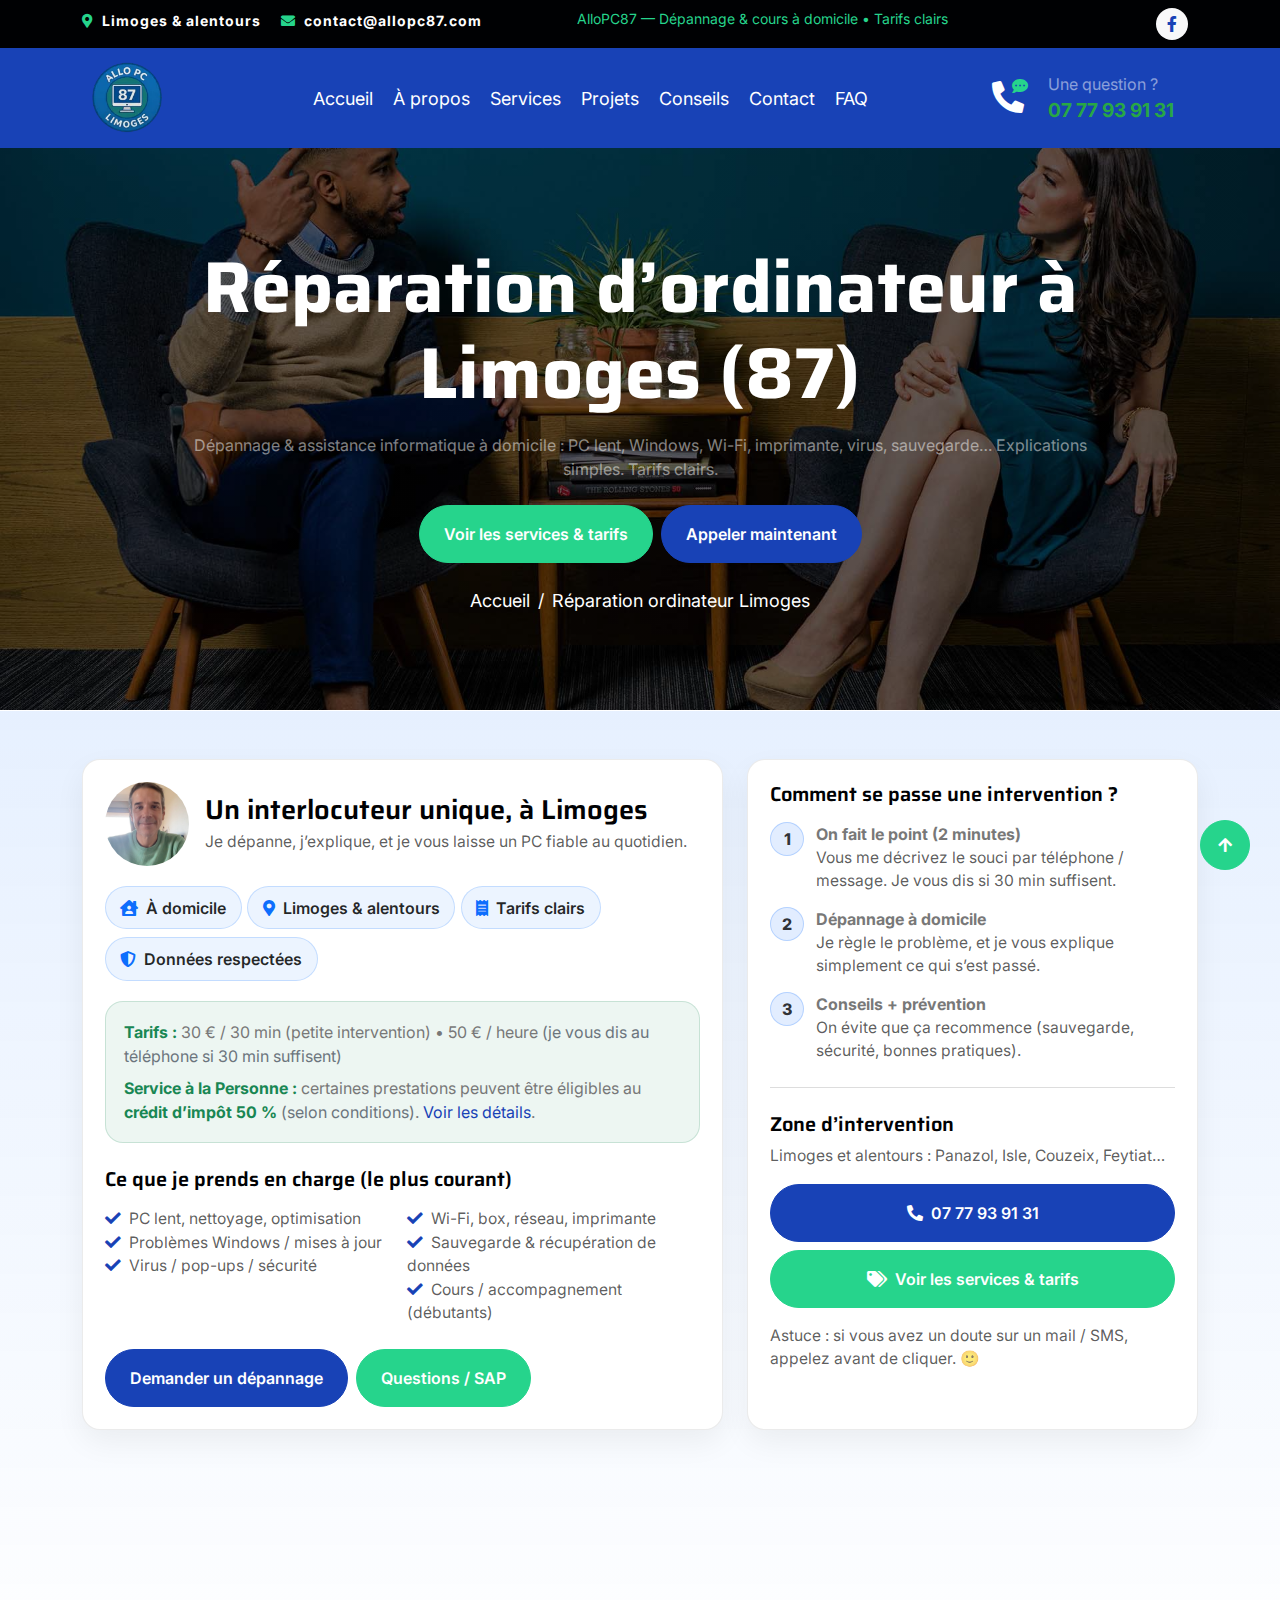
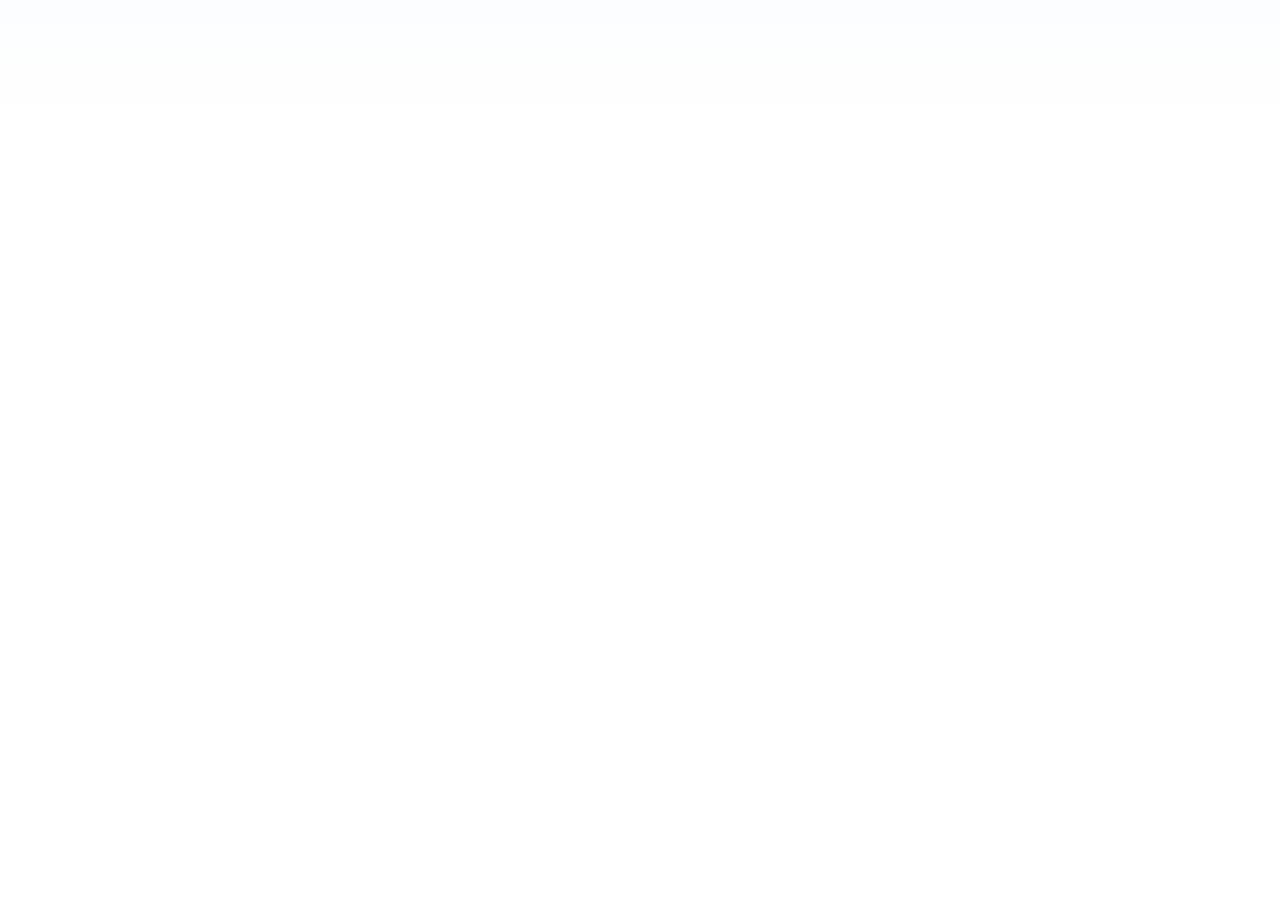
<file: reparation-ordinateur-limoges.html>
<!DOCTYPE html>
<html lang="fr">

<head>
  <meta charset="utf-8">
  <title>AlloPC87 — Réparation d’ordinateur à Limoges (87) | Assistance à domicile</title>
  <meta content="width=device-width, initial-scale=1.0" name="viewport">
  <meta name="description"
    content="Réparation d’ordinateur à Limoges (87) : dépannage PC à domicile (Windows, Wi-Fi, imprimante, virus), explications simples, tarifs clairs. Intervention Limoges & alentours.">
  <link rel="canonical" href="https://allopc87.com/reparation-ordinateur-limoges.html">
  <meta name="keywords"
    content="réparation ordinateur Limoges, dépannage informatique Limoges, assistance informatique à domicile, PC lent, virus, Wi-Fi, imprimante, Windows, cours informatique, AlloPC87">

  <!-- Google Web Fonts -->
  <link rel="preconnect" href="https://fonts.googleapis.com">
  <link rel="preconnect" href="https://fonts.gstatic.com" crossorigin>
  <link
    href="https://fonts.googleapis.com/css2?family=Inter:wght@400;500;600&family=Saira:wght@500;600;700&display=swap"
    rel="stylesheet">

  <!-- Icon Font Stylesheet -->
  <link href="https://cdnjs.cloudflare.com/ajax/libs/font-awesome/5.10.0/css/all.min.css" rel="stylesheet">
  <link href="https://cdn.jsdelivr.net/npm/bootstrap-icons@1.4.1/font/bootstrap-icons.css" rel="stylesheet">

  <!-- Libraries Stylesheet -->
  <link href="lib/animate/animate.min.css" rel="stylesheet">
  <link href="lib/owlcarousel/assets/owl.carousel.min.css" rel="stylesheet">

  <!-- Customized Bootstrap Stylesheet -->
  <link href="css/bootstrap.min.css" rel="stylesheet">

  <!-- Template Stylesheet -->
  <link href="css/style.css" rel="stylesheet">

  <!-- GA -->
  <script async src="https://www.googletagmanager.com/gtag/js?id=G-9ZCFM0CZCV"></script>
  <script>
    window.dataLayer = window.dataLayer || [];
    function gtag() { dataLayer.push(arguments); }
    gtag('js', new Date());
    gtag('config', 'G-9ZCFM0CZCV');
  </script>

  <!-- Styles légers (pour rendre la page "vivante" sans toucher au style.css) -->
  <style>
    .trust-card {
      background: #fff;
      border: 1px solid rgba(0, 0, 0, .08);
      border-radius: 18px;
      padding: 22px;
      box-shadow: 0 12px 30px rgba(0, 0, 0, .06);
      height: 100%;
    }

    .trust-card .mini {
      color: rgba(0, 0, 0, .65);
      font-size: 0.98rem;
    }

    .pill {
      display: inline-flex;
      align-items: center;
      gap: .5rem;
      padding: .55rem .9rem;
      border-radius: 999px;
      background: rgba(13, 110, 253, .08);
      border: 1px solid rgba(13, 110, 253, .18);
      color: rgba(0, 0, 0, .85);
      font-weight: 600;
      margin: .25rem .35rem .25rem 0;
      text-decoration: none;
    }

    .pill i {
      color: #0d6efd;
    }

    .hero-local {
      background: linear-gradient(180deg, rgba(13, 110, 253, .10), rgba(13, 110, 253, 0));
      border-top: 1px solid rgba(255, 255, 255, .15);
    }

    .callout {
      background: rgba(25, 135, 84, .08);
      border: 1px solid rgba(25, 135, 84, .18);
      border-radius: 18px;
      padding: 18px 18px;
    }

    .callout strong {
      color: #198754;
    }

    .step {
      display: flex;
      gap: 12px;
      align-items: flex-start;
      margin-bottom: 14px;
    }

    .step .num {
      width: 34px;
      height: 34px;
      border-radius: 999px;
      background: rgba(13, 110, 253, .12);
      border: 1px solid rgba(13, 110, 253, .22);
      display: flex;
      align-items: center;
      justify-content: center;
      font-weight: 800;
      color: rgba(0, 0, 0, .8);
      flex: 0 0 auto;
    }

    .seo-box {
      margin-top: 26px;
      background: #fff;
      border: 1px solid rgba(0, 0, 0, .08);
      border-radius: 18px;
      padding: 22px;
    }

    .seo-box h2 {
      font-size: 1.6rem;
      margin-bottom: .75rem;
    }

    .seo-box p {
      color: rgba(0, 0, 0, .72);
      font-size: 1.03rem;
      line-height: 1.7;
    }

    @media (max-width: 991px) {
      .seo-box h2 {
        font-size: 1.35rem;
      }
    }
  </style>
</head>

<body>
  <!-- Spinner Start -->
  <div id="spinner"
    class="show position-fixed translate-middle w-100 vh-100 top-50 start-50 d-flex align-items-center justify-content-center">
    <div class="spinner-grow text-primary" role="status"></div>
  </div>
  <!-- Spinner End -->

  <!-- Topbar Start -->
  <div class="container-fluid bg-dark py-2 d-none d-md-flex">
    <div class="container">
      <div class="d-flex justify-content-between topbar">
        <div class="top-info">
          <small class="me-3 fw-bold text-white">
            <i class="fas fa-map-marker-alt me-2 text-secondary"></i>Limoges & alentours
          </small>
          <small class="me-3 fw-bold text-white">
            <a href="mailto:contact@allopc87.com" class="fw-bold text-white text-decoration-none">
              <i class="fas fa-envelope me-2 text-secondary"></i>contact@allopc87.com
            </a>
          </small>
        </div>
        <div id="note" class="text-secondary d-none d-xl-flex">
          <small>AlloPC87 — Dépannage & cours à domicile • Tarifs clairs</small>
        </div>
        <div class="top-link">
          <a href="https://www.facebook.com/people/Allo-PC-87-D%C3%A9pannage-Assistance-Informatique/61581957924943/?mibextid=wwXIfr&rdid=wcEuLOye9EVa6t2C&share_url=https%3A%2F%2Fwww.facebook.com%2Fshare%2F17UCAaM5Jk%2F%3Fmibextid%3DwwXIfr"
            target="_blank" class="bg-light nav-fill btn btn-sm-square rounded-circle" rel="noopener">
            <i class="fab fa-facebook-f text-primary"></i>
          </a>
        </div>
      </div>
    </div>
  </div>
  <!-- Topbar End -->

  <!-- Navbar Start -->
  <div class="container-fluid bg-primary">
    <div class="container">
      <nav class="navbar navbar-dark navbar-expand-lg py-0">
        <a href="index.html" class="navbar-brand d-flex align-items-center">
          <img src="img/logo4.webp" alt="AlloPC87" class="img-fluid" style="max-height:90px;">
        </a>
        <button type="button" class="navbar-toggler me-0" data-bs-toggle="collapse" data-bs-target="#navbarCollapse">
          <span class="navbar-toggler-icon"></span>
        </button>

        <div class="collapse navbar-collapse bg-transparent" id="navbarCollapse">
          <div class="navbar-nav ms-auto mx-xl-auto p-0">
            <a href="index.html" class="nav-item nav-link">Accueil</a>
            <a href="about.html" class="nav-item nav-link">À propos</a>
            <a href="service.html" class="nav-item nav-link">Services</a>
            <a href="project.html" class="nav-item nav-link">Projets</a>
            <a href="blog.html" class="nav-item nav-link">Conseils</a>
            <a href="contact.html" class="nav-item nav-link">Contact</a>
            <a href="faq.html" class="nav-item nav-link">FAQ</a>
          </div>
        </div>

        <div class="d-none d-xl-flex flex-shirink-0">
          <div id="phone-tada" class="d-flex align-items-center justify-content-center me-4">
            <a href="tel:+33777939131" class="position-relative animated tada infinite">
              <i class="fa fa-phone-alt text-white fa-2x"></i>
              <div class="position-absolute" style="top: -7px; left: 20px;">
                <span><i class="fa fa-comment-dots text-secondary"></i></span>
              </div>
            </a>
          </div>
          <div class="d-flex flex-column pe-4">
            <span class="text-white-50">Une question ?</span>
            <a href="tel:+33777939131" class="phone-link text-secondary text-decoration-none">07 77 93 91 31</a>
          </div>
        </div>
      </nav>
    </div>
  </div>
  <!-- Navbar End -->

  <!-- Header -->
  <div class="container-fluid page-header py-5">
    <div class="container text-center py-5">
      <h1 class="display-2 text-white mb-3 animated slideInDown">Réparation d’ordinateur à Limoges (87)</h1>
      <p class="text-white-50 mb-4 animated slideInDown" style="max-width: 900px; margin: 0 auto;">
        Dépannage & assistance informatique à domicile : PC lent, Windows, Wi-Fi, imprimante, virus, sauvegarde…
        Explications simples. Tarifs clairs.
      </p>
      <div class="d-flex justify-content-center gap-2 flex-wrap animated slideInDown">
        <a class="btn btn-secondary rounded-pill px-4 py-3 text-white" href="service.html">
          Voir les services & tarifs
        </a>
        <a class="btn btn-primary rounded-pill px-4 py-3" href="tel:+33777939131">
          Appeler maintenant
        </a>
      </div>

      <nav aria-label="breadcrumb" class="animated slideInDown mt-4">
        <ol class="breadcrumb justify-content-center mb-0">
          <li class="breadcrumb-item"><a href="index.html">Accueil</a></li>
          <li class="breadcrumb-item active" aria-current="page">Réparation ordinateur Limoges</li>
        </ol>
      </nav>
    </div>
  </div>

  <!-- Contenu principal -->
  <div class="container-fluid py-5 hero-local">
    <div class="container">
      <div class="row g-4 align-items-stretch">

        <!-- Col gauche : profil + promesse -->
        <div class="col-lg-7 wow fadeIn" data-wow-delay=".2s">
          <div class="trust-card">
            <div class="d-flex align-items-center gap-3 mb-3">
              <img src="img/admin.jpg" alt="Thierry — AlloPC87" class="rounded-circle"
                style="width: 84px; height: 84px; object-fit: cover;">
              <div>
                <h2 class="mb-1" style="font-size: 1.7rem;">Un interlocuteur unique, à Limoges</h2>
                <div class="mini">Je dépanne, j’explique, et je vous laisse un PC fiable au quotidien.</div>
              </div>
            </div>

            <div class="d-flex flex-wrap mb-3">
              <span class="pill"><i class="fas fa-house-user"></i> À domicile</span>
              <span class="pill"><i class="fas fa-map-marker-alt"></i> Limoges & alentours</span>
              <span class="pill"><i class="fas fa-receipt"></i> Tarifs clairs</span>
              <span class="pill"><i class="fas fa-shield-alt"></i> Données respectées</span>
            </div>

            <div class="callout mb-4">
              <div>
                <strong>Tarifs :</strong> 30 € / 30 min (petite intervention) • 50 € / heure
                <span class="text-muted">(je vous dis au téléphone si 30 min suffisent)</span>
              </div>
              <div class="mt-2">
                <strong>Service à la Personne :</strong> certaines prestations peuvent être éligibles au
                <strong>crédit d’impôt 50 %</strong> <span class="text-muted">(selon conditions)</span>.
                <a href="faq.html" class="text-decoration-none">Voir les détails</a>.
              </div>
            </div>

            <h3 class="mb-3" style="font-size: 1.25rem;">Ce que je prends en charge (le plus courant)</h3>
            <div class="row g-2">
              <div class="col-md-6">
                <div class="mini"><i class="fas fa-check text-primary me-2"></i>PC lent, nettoyage, optimisation</div>
                <div class="mini"><i class="fas fa-check text-primary me-2"></i>Problèmes Windows / mises à jour</div>
                <div class="mini"><i class="fas fa-check text-primary me-2"></i>Virus / pop-ups / sécurité</div>
              </div>
              <div class="col-md-6">
                <div class="mini"><i class="fas fa-check text-primary me-2"></i>Wi-Fi, box, réseau, imprimante</div>
                <div class="mini"><i class="fas fa-check text-primary me-2"></i>Sauvegarde & récupération de données</div>
                <div class="mini"><i class="fas fa-check text-primary me-2"></i>Cours / accompagnement (débutants)</div>
              </div>
            </div>

            <div class="d-flex gap-2 flex-wrap mt-4">
              <a href="contact.html" class="btn btn-primary rounded-pill px-4 py-3">Demander un dépannage</a>
              <a href="faq.html" class="btn btn-secondary rounded-pill px-4 py-3 text-white">Questions / SAP</a>
            </div>
          </div>
        </div>

        <!-- Col droite : comment ça se passe -->
        <div class="col-lg-5 wow fadeIn" data-wow-delay=".3s">
          <div class="trust-card">
            <h3 class="mb-3" style="font-size: 1.25rem;">Comment se passe une intervention ?</h3>

            <div class="step">
              <div class="num">1</div>
              <div>
                <div class="fw-bold">On fait le point (2 minutes)</div>
                <div class="mini">Vous me décrivez le souci par téléphone / message. Je vous dis si 30 min suffisent.</div>
              </div>
            </div>

            <div class="step">
              <div class="num">2</div>
              <div>
                <div class="fw-bold">Dépannage à domicile</div>
                <div class="mini">Je règle le problème, et je vous explique simplement ce qui s’est passé.</div>
              </div>
            </div>

            <div class="step">
              <div class="num">3</div>
              <div>
                <div class="fw-bold">Conseils + prévention</div>
                <div class="mini">On évite que ça recommence (sauvegarde, sécurité, bonnes pratiques).</div>
              </div>
            </div>

            <hr class="my-4">

            <h3 class="mb-2" style="font-size: 1.25rem;">Zone d’intervention</h3>
            <p class="mini mb-3">
              Limoges et alentours : Panazol, Isle, Couzeix, Feytiat…
            </p>

            <div class="d-grid gap-2">
              <a href="tel:+33777939131" class="btn btn-primary rounded-pill py-3">
                <i class="fas fa-phone-alt me-2"></i>07 77 93 91 31
              </a>
              <a href="service.html" class="btn btn-secondary rounded-pill py-3 text-white">
                <i class="fas fa-tags me-2"></i>Voir les services & tarifs
              </a>
            </div>

            <p class="mini mt-3 mb-0">
              Astuce : si vous avez un doute sur un mail / SMS, appelez avant de cliquer. 🙂
            </p>
          </div>
        </div>

      </div>

      <!-- Bloc SEO (léger, utile, pas “terne”) -->
      <div class="seo-box wow fadeIn" data-wow-delay=".2s">
        <h2>Assistance & réparation d’ordinateur à Limoges : dépannage à domicile</h2>
        <p class="mb-3">
          <strong>AlloPC87</strong> intervient à domicile pour la <strong>réparation d’ordinateur à Limoges (87)</strong>
          et dans les communes proches (Panazol, Isle, Couzeix, Feytiat…). L’objectif : résoudre votre problème rapidement,
          avec des explications claires, et une solution durable.
        </p>
        <p class="mb-0">
          PC lent, problèmes Windows, Wi-Fi instable, imprimante, virus, sauvegarde ou transfert de données :
          je vous accompagne pas à pas, pour retrouver un ordinateur fiable au quotidien.
        </p>
      </div>

    </div>
  </div>

  <!-- CTA final -->
  <div class="container-fluid py-5">
    <div class="container">
      <div class="bg-light border rounded p-4 p-md-5 wow fadeIn" data-wow-delay=".2s">
        <div class="row g-3 align-items-center">
          <div class="col-lg-8">
            <h3 class="mb-2">Besoin d’aide à Limoges ?</h3>
            <p class="mb-0 text-muted">
              Dites-moi le problème (PC, Wi-Fi, imprimante, virus…). Je vous réponds rapidement et on cale un créneau.
            </p>
          </div>
          <div class="col-lg-4 d-grid gap-2">
            <a class="btn btn-primary rounded-pill py-3" href="contact.html">Contact rapide</a>
            <a class="btn btn-secondary rounded-pill py-3 text-white" href="tel:+33777939131">Appeler</a>
          </div>
        </div>
      </div>
    </div>
  </div>

  <!-- Footer Start -->
  <div class="container-fluid footer bg-dark wow fadeIn" data-wow-delay=".3s">
    <div class="container pt-5 pb-4">
      <div class="row g-5">
        <div class="col-lg-3 col-md-6">
          <a href="index.html" class="navbar-brand d-flex align-items-center">
            <img src="img/logo4.webp" alt="AlloPC87" class="img-fluid" style="max-height:100px;">
          </a>
          <p class="mt-4 text-light">Dépannage informatique & cours à domicile — Limoges. Tarifs clairs, rendez-vous
            rapides.</p>
          <div class="d-flex hightech-link">
            <a href="https://www.facebook.com/people/Allo-PC-87-D%C3%A9pannage-Assistance-Informatique/61581957924943/?mibextid=wwXIfr&rdid=wcEuLOye9EVa6t2C&share_url=https%3A%2F%2Fwww.facebook.com%2Fshare%2F17UCAaM5Jk%2F%3Fmibextid%3DwwXIfr"
              target="_blank" rel="noopener" class="btn-light nav-fill btn btn-square rounded-circle me-2">
              <i class="fab fa-facebook-f text-primary"></i>
            </a>
          </div>
        </div>

        <div class="col-lg-3 col-md-6">
          <span class="h3 text-secondary">Liens</span>
          <div class="mt-4 d-flex flex-column short-link">
            <a href="about.html" class="mb-2 text-white"><i class="fas fa-angle-right text-secondary me-2"></i>À propos</a>
            <a href="contact.html" class="mb-2 text-white"><i class="fas fa-angle-right text-secondary me-2"></i>Contact</a>
            <a href="service.html" class="mb-2 text-white"><i class="fas fa-angle-right text-secondary me-2"></i>Services</a>
            <a href="project.html" class="mb-2 text-white"><i class="fas fa-angle-right text-secondary me-2"></i>Projets</a>
            <a href="blog.html" class="mb-2 text-white"><i class="fas fa-angle-right text-secondary me-2"></i>Conseils</a>
            <a href="faq.html" class="mb-2 text-white"><i class="fas fa-angle-right text-secondary me-2"></i>FAQ</a>
          </div>
        </div>

        <div class="col-lg-3 col-md-6">
          <span class="h3 text-secondary">Infos</span>
          <div class="mt-4 d-flex flex-column help-link">
            <span class="mb-2 text-white">
              <i class="fas fa-angle-right text-secondary me-2"></i>
              Lun–Sam • 9h–18h
            </span>
            <span class="mb-2 text-white">
              <i class="fas fa-angle-right text-secondary me-2"></i>
              Limoges & alentours
            </span>

            <!-- OFFICIEL -->
            <span class="mb-2 text-white">
              <i class="fas fa-angle-right text-secondary me-2"></i>
              Entreprise déclarée (micro-entreprise)
            </span>
            <span class="mb-2 text-white">
              <i class="fas fa-angle-right text-secondary me-2"></i>
              SIRET : 99963198900012
            </span>
            <span class="mb-2 text-white">
              <i class="fas fa-angle-right text-secondary me-2"></i>
              Assurance RC Professionnelle
            </span>

            <!-- SAP  -->
            <span class="mb-2 text-white">
              <i class="fas fa-angle-right text-secondary me-2"></i>
              Services à la Personne (selon conditions)
            </span>
          </div>
        </div>


        <div class="col-lg-3 col-md-6">
          <span class="h3 text-secondary">Nous joindre</span>
          <div class="text-white mt-4 d-flex flex-column contact-link">
            <span class="pb-3 text-light border-bottom border-primary">
              <i class="fas fa-map-marker-alt text-secondary me-2"></i> Limoges
            </span>
            <a href="tel:+33777939131" class="py-3 text-light border-bottom border-primary">
              <i class="fas fa-phone-alt text-secondary me-2"></i> 07 77 93 91 31
            </a>
            <a href="mailto:contact@allopc87.com" class="py-3 text-light border-bottom border-primary">
              <i class="fas fa-envelope text-secondary me-2"></i> contact@allopc87.com
            </a>
          </div>
        </div>
      </div>

      <hr class="text-light mt-5 mb-4">
      <div class="row">
        <div class="col-md-6 text-center text-md-start">
          <span class="text-light">© <span class="text-secondary">AlloPC87</span> — Tous droits réservés.</span>
        </div>
      </div>
    </div>
  </div>
  <!-- Footer End -->

  <!-- Back to Top -->
  <a href="#" class="btn btn-secondary btn-square rounded-circle back-to-top">
    <i class="fa fa-arrow-up text-white"></i>
  </a>

  <!-- JavaScript Libraries -->
  <script src="https://ajax.googleapis.com/ajax/libs/jquery/3.6.4/jquery.min.js"></script>
  <script src="https://cdn.jsdelivr.net/npm/bootstrap@5.0.0/dist/js/bootstrap.bundle.min.js"></script>
  <script src="lib/wow/wow.min.js"></script>
  <script src="lib/easing/easing.min.js"></script>
  <script src="lib/waypoints/waypoints.min.js"></script>
  <script src="lib/owlcarousel/owl.carousel.min.js"></script>

  <!-- Template Javascript -->
  <script src="js/main.js"></script>

  <!-- Tracking clic téléphone -->
  <script>
    document.addEventListener('DOMContentLoaded', function () {
      document.querySelectorAll('a[href^="tel:"]').forEach(function (el) {
        el.addEventListener('click', function () {
          gtag('event', 'clic_telephone', {
            event_category: 'contact',
            event_label: el.getAttribute('href')
          });
        });
      });
    });
  </script>
</body>

</html>
</file>
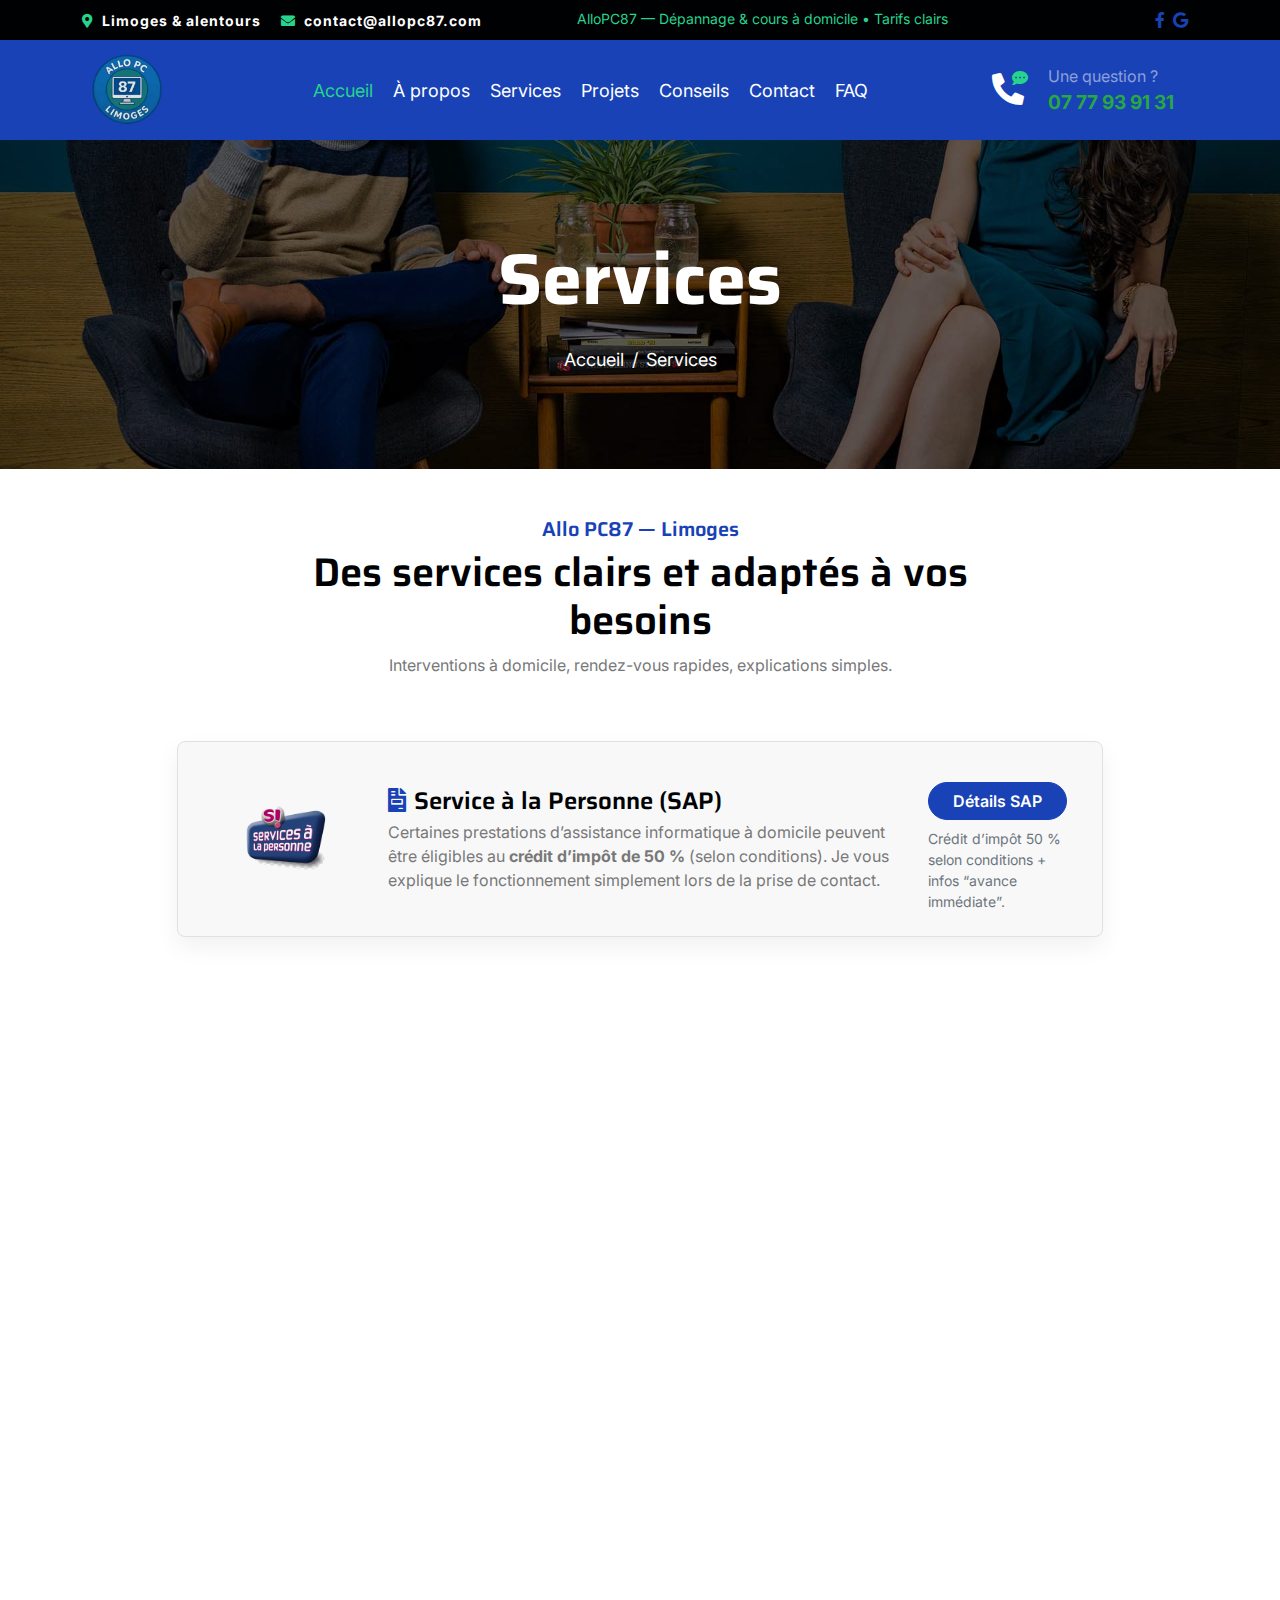
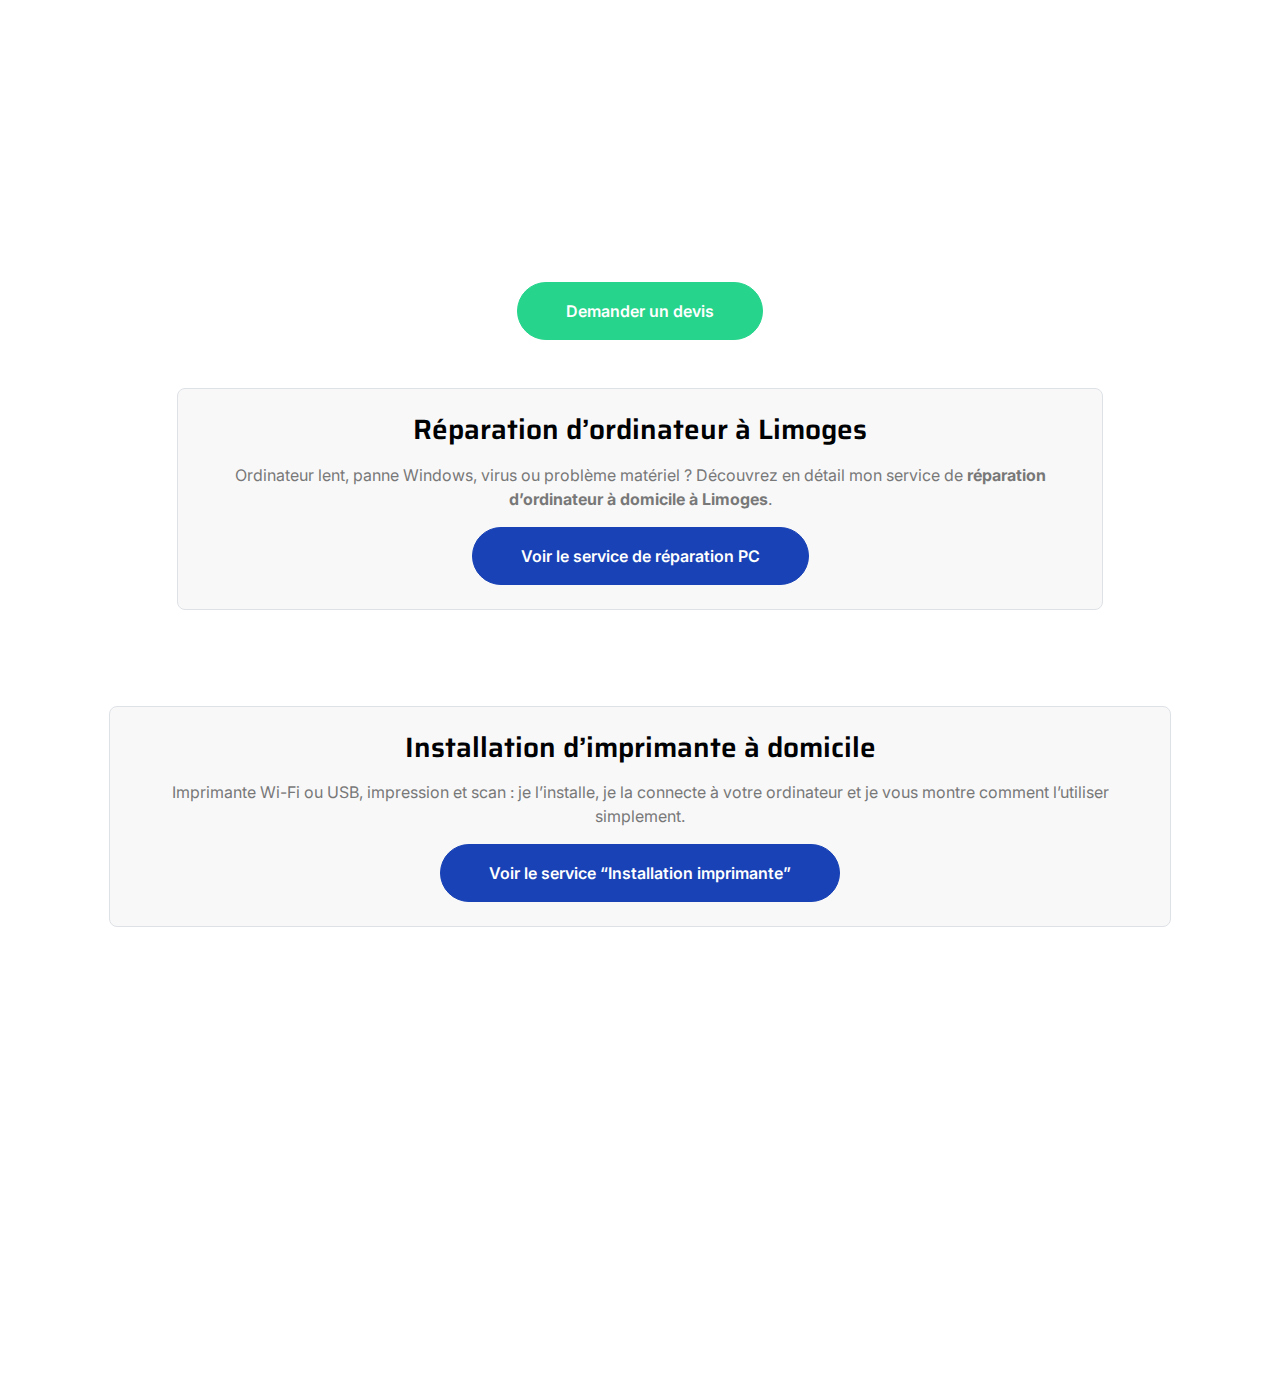
<file: service.html>
<!DOCTYPE html>
<html lang="fr">

<head>
  <meta charset="utf-8">
  <title>ALLOPC87 — Dépannage informatique à Limoges (Windows, Wi-Fi, imprimantes, cours)</title>
  <meta content="width=device-width, initial-scale=1.0" name="viewport">
  <meta name="description"
    content="AlloPC87 : dépannage PC/Mac à domicile à Limoges. Lenteurs, Windows, virus, Wi-Fi, imprimantes. Mise à niveau & optimisation. Cours personnalisés. Tarifs clairs.">
  <link rel="canonical" href="https://allopc87.com/service.html">
  <meta name="keywords"
    content="dépannage informatique Limoges, réparation ordinateur Limoges, réinstallation Windows, SSD, Wi-Fi, imprimante, cours informatique senior,allopc87">

  <!-- Google Web Fonts -->
  <link rel="preconnect" href="https://fonts.googleapis.com">
  <link rel="preconnect" href="https://fonts.gstatic.com" crossorigin>
  <link
    href="https://fonts.googleapis.com/css2?family=Inter:wght@400;500;600&family=Saira:wght@500;600;700&display=swap"
    rel="stylesheet">

  <!-- Icon Font Stylesheet -->
  <link href="https://cdnjs.cloudflare.com/ajax/libs/font-awesome/5.10.0/css/all.min.css" rel="stylesheet">
  <link href="https://cdn.jsdelivr.net/npm/bootstrap-icons@1.4.1/font/bootstrap-icons.css" rel="stylesheet">

  <!-- Libraries Stylesheet -->
  <link href="lib/animate/animate.min.css" rel="stylesheet">
  <link href="lib/owlcarousel/assets/owl.carousel.min.css" rel="stylesheet">

  <!-- Customized Bootstrap Stylesheet -->
  <link href="css/bootstrap.min.css" rel="stylesheet">

  <!-- Template Stylesheet -->
  <link href="css/style.css" rel="stylesheet">
  <script async src="https://www.googletagmanager.com/gtag/js?id=G-9ZCFM0CZCV"></script>
  <script>
    window.dataLayer = window.dataLayer || [];
    function gtag() { dataLayer.push(arguments); }
    gtag('js', new Date());

    gtag('config', 'G-9ZCFM0CZCV');
  </script>
</head>

<body>
  <!-- Spinner Start -->
  <div id="spinner"
    class="show position-fixed translate-middle w-100 vh-100 top-50 start-50 d-flex align-items-center justify-content-center">
    <div class="spinner-grow text-primary" role="status"></div>
  </div>
  <!-- Spinner End -->

  <!-- Topbar Start -->
  <div class="container-fluid bg-dark py-2 d-none d-md-flex">
    <div class="container">
      <div class="d-flex justify-content-between topbar">
        <div class="top-info">
          <small class="me-3 fw-bold text-white">
            <i class="fas fa-map-marker-alt me-2 text-secondary"></i>Limoges & alentours
          </small>
          <small class="me-3 fw-bold text-white">
            <a href="mailto:contact@allopc87.com" class="fw-bold text-white text-decoration-none">
              <i class="fas fa-envelope me-2 text-secondary"></i>contact@allopc87.com
            </a>
          </small>
        </div>
        <div id="note" class="text-secondary d-none d-xl-flex">
          <small>AlloPC87 — Dépannage & cours à domicile • Tarifs clairs</small>
        </div>
        <div class="top-link d-flex align-items-center">

          <!-- Facebook -->
          <a href="https://www.facebook.com/people/Allo-PC-87-D%C3%A9pannage-Assistance-Informatique/61581957924943/"
            target="_blank" rel="noopener" class="social-icon me-2">
            <i class="fab fa-facebook-f"></i>
          </a>

          <!-- Google Avis -->
          <a href="https://maps.app.goo.gl/s5KBTZkTBJnvesgY7" target="_blank" rel="noopener" class="social-icon">
            <i class="fab fa-google"></i>
          </a>
        </div>

      </div>
    </div>
  </div>
  <!-- Topbar End -->

  <!-- Navbar Start -->
  <div class="container-fluid bg-primary">
    <div class="container">
      <nav class="navbar navbar-dark navbar-expand-lg py-0">
        <a href="index.html" class="navbar-brand d-flex align-items-center">
          <img src="img/logo4.webp" alt="Assistance PC87" class="img-fluid" style="max-height:90px;">
        </a>
        <button type="button" class="navbar-toggler me-0" data-bs-toggle="collapse" data-bs-target="#navbarCollapse">
          <span class="navbar-toggler-icon"></span>
        </button>
        <div class="collapse navbar-collapse bg-transparent" id="navbarCollapse">
          <div class="navbar-nav ms-auto mx-xl-auto p-0">
            <a href="index.html" class="nav-item nav-link active text-secondary">Accueil</a>
            <a href="about.html" class="nav-item nav-link">À propos</a>
            <a href="service.html" class="nav-item nav-link">Services</a>
            <a href="project.html" class="nav-item nav-link">Projets</a>
            <a href="blog.html" class="nav-item nav-link">Conseils</a>
            <a href="contact.html" class="nav-item nav-link">Contact</a>
            <a href="faq.html" class="nav-item nav-link">FAQ</a>
          </div>
        </div>
        <div class="d-none d-xl-flex flex-shirink-0">
          <div id="phone-tada" class="d-flex align-items-center justify-content-center me-4">
            <a href="tel:+33777939131" class="position-relative animated tada infinite">
              <i class="fa fa-phone-alt text-white fa-2x"></i>
              <div class="position-absolute" style="top: -7px; left: 20px;">
                <span><i class="fa fa-comment-dots text-secondary"></i></span>
              </div>
            </a>
          </div>
          <div class="d-flex flex-column pe-4 ">
            <span class="text-white-50">Une question ?</span>
            <a href="tel:+33777939131" class="phone-link text-secondary text-decoration-none">07 77 93 91 31</a>
          </div>
        </div>
      </nav>
    </div>
  </div>
  <!-- Navbar End -->

  <!-- Header -->
  <div class="container-fluid page-header py-5">
    <div class="container text-center py-5">
      <h1 class="display-2 text-white mb-4 animated slideInDown">Services</h1>
      <nav aria-label="breadcrumb" class="animated slideInDown">
        <ol class="breadcrumb justify-content-center mb-0">
          <li class="breadcrumb-item"><a href="index.html">Accueil</a></li>
          <li class="breadcrumb-item active" aria-current="page">Services</li>
        </ol>
      </nav>
    </div>
  </div>

  <!-- Services grid -->
  <div class="container-fluid services py-5 mb-5">
    <div class="container">
      <div class="text-center mx-auto pb-5 wow fadeIn" data-wow-delay=".2s" style="max-width: 700px;">
        <h5 class="text-primary">Allo PC87 — Limoges</h5>
        <h1>Des services clairs et adaptés à vos besoins</h1>
        <p class="mt-2">Interventions à domicile, rendez-vous rapides, explications simples.</p>
      </div>
      <!-- SAP info box -->
      <div class="row justify-content-center mb-4">
        <div class="col-lg-10">
          <div
            class="bg-light border rounded p-4 d-flex flex-column flex-md-row align-items-start align-items-md-center gap-3 sap-box">
            <img src="img/sap.png" alt="Services à la Personne – crédit d’impôt" class="sap-badge-lg"
              onerror="this.style.display='none';">

            <div>
              <h4 class="mb-1"><i class="fas fa-file-invoice text-primary me-2"></i>Service à la Personne (SAP)</h4>
              <p class="mb-0">
                Certaines prestations d’assistance informatique à domicile peuvent être éligibles au
                <strong>crédit d’impôt de 50 %</strong> (selon conditions).
                Je vous explique le fonctionnement simplement lors de la prise de contact.
              </p>
            </div>
            <div class="mt-3">
  <a class="btn btn-primary rounded-pill px-4"
     href="https://adherent.acces-sap.com/page-sap/tFmsvP7cjCmUYdTrdBfB0C4l1dGvKX4FXU-y3a5ZFcs="
     target="_blank" rel="noopener">
    Détails  SAP 
  </a>
  <div class="small text-muted mt-2">
    Crédit d’impôt 50 % selon conditions + infos “avance immédiate”.
  </div>
</div>
          </div>
        </div>
      </div>

      <div class="row g-5 services-inner">
        <!-- Dépannage -->
        <div class="col-md-6 col-lg-4 wow fadeIn" data-wow-delay=".2s">
          <div class="services-item bg-light">
            <div class="p-4 text-center services-content">
              <div class="services-content-icon">
                <i class="fas fa-tools fa-7x mb-4 text-primary"></i>
                <h4 class="mb-3">Dépannage à domicile</h4>
                <p class="mb-4">PC/Mac qui rame, erreurs Windows, virus, comptes bloqués, box Internet, Wi-Fi,
                  imprimantes.</p>
                <p class="mb-1"><strong>30 € / 30 min</strong> • <strong>50 € / h</strong></p>
                <small class="text-muted">Déplacement Limoges & alentours</small>
              </div>
            </div>
          </div>
        </div>
        <!-- Mise à niveau Windows -->
        <div class="col-md-6 col-lg-4 wow fadeIn" data-wow-delay=".3s">
          <div class="services-item bg-light">
            <div class="p-4 text-center services-content">
              <div class="services-content-icon">
                <i class="fas fa-tachometer-alt fa-7x mb-4 text-primary"></i>
                <h4 class="mb-3">Mise à niveau Windows</h4>
                <p class="mb-4">Ordinateur lent ? On le remet en forme : réinstallation propre, transfert de données,
                  ajout de mémoire ou disque rapide.</p>
                <ul class="text-start small m-0">
                  <li>Main d’œuvre : <strong>50 € / h</strong></li>
                  <li>Pièces <em>au juste prix</em> (devis selon modèle)</li>
                </ul>
              </div>
            </div>
          </div>
        </div>
        <!-- Accompagnement -->
        <div class="col-md-6 col-lg-4 wow fadeIn" data-wow-delay=".4s">
          <div class="services-item bg-light">
            <div class="p-4 text-center services-content">
              <div class="services-content-icon">
                <i class="fas fa-chalkboard-teacher fa-7x mb-4 text-primary"></i>
                <h4 class="mb-3">Accompagnement & cours</h4>
                <p class="mb-4">Prise en main PC/smartphone, e-mails, photos, démarches en ligne, sécurité.</p>
                <p class="mb-1"><strong>50 € / h</strong></p>
                <small class="text-muted">Forfaits : 5h = 200 € • 10h = 350 €</small>
              </div>
            </div>
          </div>
        </div>
        <!-- Réseau domestique -->
        <div class="col-md-6 col-lg-4 wow fadeIn" data-wow-delay=".2s">
          <div class="services-item bg-light">
            <div class="p-4 text-center services-content">
              <div class="services-content-icon">
                <i class="fas fa-wifi fa-7x mb-4 text-primary"></i>
                <h4 class="mb-3">Wi-Fi & imprimantes</h4>
                <p class="mb-4">Optimisation Wi-Fi, répéteurs/mesh, paramétrage box et imprimantes, partage à la maison.
                </p>
                <p class="mb-0"><strong>50 € / h</strong></p>
              </div>
            </div>
          </div>
        </div>
        <!-- Sauvegarde & transfert -->
        <div class="col-md-6 col-lg-4 wow fadeIn" data-wow-delay=".3s">
          <div class="services-item bg-light">
            <div class="p-4 text-center services-content">
              <div class="services-content-icon">
                <i class="fas fa-cloud-upload-alt fa-7x mb-4 text-primary"></i>
                <h4 class="mb-3">Sauvegarde & transfert</h4>
                <p class="mb-4">Mise en place de sauvegardes, transfert vers nouvel ordinateur, organisation des photos.
                </p>
                <p class="mb-0"><strong>50 € / h</strong></p>
              </div>
            </div>
          </div>
        </div>
        <!-- Conseils achat -->
        <div class="col-md-6 col-lg-4 wow fadeIn" data-wow-delay=".4s">
          <div class="services-item bg-light">
            <div class="p-4 text-center services-content">
              <div class="services-content-icon">
                <i class="fas fa-shopping-cart fa-7x mb-4 text-primary"></i>
                <h4 class="mb-3">Conseil d’achat</h4>
                <p class="mb-4">Aide au choix d’un PC/imprimante/téléphone selon vos besoins, avec installation et prise
                  en main.</p>
                <p class="mb-0"><strong>50 € / h</strong></p>
              </div>
            </div>
          </div>
        </div>

      </div>

      <div class="text-center mt-5">
        <a href="contact.html" class="btn btn-secondary rounded-pill px-5 py-3 text-white">Demander un devis</a>
      </div>
      <!-- Lien vers page spécialisée SEO -->
      <div class="row justify-content-center mt-5">
        <div class="col-lg-10">
          <div class="bg-light border rounded p-4 text-center">
            <h3 class="mb-3">
              Réparation d’ordinateur à Limoges
            </h3>
            <p class="mb-3">
              Ordinateur lent, panne Windows, virus ou problème matériel ?
              Découvrez en détail mon service de
              <strong>réparation d’ordinateur à domicile à Limoges</strong>.
            </p>
            <a href="reparation-ordinateur-limoges.html" class="btn btn-primary rounded-pill px-5 py-3">
              Voir le service de réparation PC
            </a>
          </div>
        </div>
      </div>
    </div>
  </div>
  <!-- Lien vers page spécialisée : installation imprimante -->
<div class="row justify-content-center mt-4">
  <div class="col-lg-10">
    <div class="bg-light border rounded p-4 text-center">
      <h3 class="mb-3">Installation d’imprimante à domicile</h3>
      <p class="mb-3">
        Imprimante Wi-Fi ou USB, impression et scan : je l’installe, je la connecte à votre ordinateur
        et je vous montre comment l’utiliser simplement.
      </p>
      <a href="installation-imprimante-limoges.html"
         class="btn btn-primary rounded-pill px-5 py-3">
        Voir le service “Installation imprimante”
      </a>
    </div>
  </div>
</div>

  <!-- Footer Start -->
  <div class="container-fluid footer bg-dark wow fadeIn" data-wow-delay=".3s">
    <div class="container pt-5 pb-4">
      <div class="row g-5">
        <div class="col-lg-3 col-md-6">
          <a href="index.html" class="navbar-brand d-flex align-items-center">
            <img src="img/logo4.webp" alt="Assistance PC87" class="img-fluid" style="max-height:100px;">
          </a>
          <p class="mt-4 text-light">Dépannage informatique & cours à domicile — Limoges. Tarifs clairs,
            rendez-vous rapides.</p>
          <div class="d-flex">

            <!-- Facebook -->
            <a href="https://www.facebook.com/people/Allo-PC-87-D%C3%A9pannage-Assistance-Informatique/61581957924943/"
              target="_blank" rel="noopener" class="social-icon me-2">
              <i class="fab fa-facebook-f"></i>
            </a>

            <!-- Google Avis -->
            <a href="https://maps.app.goo.gl/s5KBTZkTBJnvesgY7" target="_blank" rel="noopener" class="social-icon">
              <i class="fab fa-google"></i>
            </a>
        </div>
        </div>
        <div class="col-lg-3 col-md-6">
          <span class="h3 text-secondary">Liens</span>
          <div class="mt-4 d-flex flex-column short-link">
            <a href="about.html" class="mb-2 text-white"><i class="fas fa-angle-right text-secondary me-2"></i>À
              propos</a>
            <a href="contact.html" class="mb-2 text-white"><i
                class="fas fa-angle-right text-secondary me-2"></i>Contact</a>
            <a href="service.html" class="mb-2 text-white"><i
                class="fas fa-angle-right text-secondary me-2"></i>Services</a>
            <a href="project.html" class="mb-2 text-white"><i
                class="fas fa-angle-right text-secondary me-2"></i>Projets</a>
            <a href="blog.html" class="mb-2 text-white"><i
                class="fas fa-angle-right text-secondary me-2"></i>Conseils</a>
            <a href="faq.html" class="mb-2 text-white">
              <i class="fas fa-angle-right text-secondary me-2"></i>FAQ
            </a>
          </div>
        </div>
       <div class="col-lg-3 col-md-6">
          <span class="h3 text-secondary">Infos</span>
          <div class="mt-4 d-flex flex-column help-link">
            <span class="mb-2 text-white">
              <i class="fas fa-angle-right text-secondary me-2"></i>
              Lun–Sam • 9h–18h
            </span>
            <span class="mb-2 text-white">
              <i class="fas fa-angle-right text-secondary me-2"></i>
              Limoges & alentours
            </span>

            <!-- OFFICIEL -->
            <span class="mb-2 text-white">
              <i class="fas fa-angle-right text-secondary me-2"></i>
              Entreprise déclarée (micro-entreprise)
            </span>
            <span class="mb-2 text-white">
              <i class="fas fa-angle-right text-secondary me-2"></i>
              SIRET : 99963198900012
            </span>
            <span class="mb-2 text-white">
              <i class="fas fa-angle-right text-secondary me-2"></i>
              Assurance RC Professionnelle
            </span>

            <!-- SAP  -->
            <span class="mb-2 text-white">
              <i class="fas fa-angle-right text-secondary me-2"></i>
              Services à la Personne (selon conditions)
            </span>
          </div>
        </div>

        <div class="col-lg-3 col-md-6">
          <span class="h3 text-secondary">Nous joindre</span>
          <div class="text-white mt-4 d-flex flex-column contact-link">
            <a class="pb-3 text-light border-bottom border-primary"><i
                class="fas fa-map-marker-alt text-secondary me-2"></i> Limoges</a>
            <a href="tel:+33777939131" class="py-3 text-light border-bottom border-primary"><i
                class="fas fa-phone-alt text-secondary me-2"></i> 07 77 93 91 31</a>
            <a href="mailto:contact@allopc87.com" class="py-3 text-light border-bottom border-primary"><i
                class="fas fa-envelope text-secondary me-2"></i> contact@allopc87.com</a>
          </div>
        </div>
      </div>
      <hr class="text-light mt-5 mb-4">
      <div class="row">
        <div class="col-md-6 text-center text-md-start">
          <span class="text-light">© <span class="text-secondary">AlloPC87</span> — Tous droits réservés.</span>
        </div>
      </div>
    </div>
  </div>
  <!-- Footer End -->
  <!-- JS -->
  <script src="https://ajax.googleapis.com/ajax/libs/jquery/3.6.4/jquery.min.js"></script>
  <script src="https://cdn.jsdelivr.net/npm/bootstrap@5.0.0/dist/js/bootstrap.bundle.min.js"></script>
  <script src="lib/wow/wow.min.js"></script>
  <script src="lib/easing/easing.min.js"></script>
  <script src="lib/waypoints/waypoints.min.js"></script>
  <script src="lib/owlcarousel/owl.carousel.min.js"></script>
  <script src="js/main.js"></script>
  <script>
    document.addEventListener('DOMContentLoaded', function () {
      document.querySelectorAll('a[href^="tel:"]').forEach(function (el) {
        el.addEventListener('click', function () {
          gtag('event', 'clic_telephone', {
            event_category: 'contact',
            event_label: el.getAttribute('href')
          });
        });
      });
    });
  </script>
</body>

</html>
</file>
<file: css/style.css>
/*** Spinner Start ***/

#spinner {
    opacity: 0;
    visibility: hidden;
    transition: opacity .8s ease-out, visibility 0s linear .5s;
    z-index: 99999;
}

#spinner.show {
    transition: opacity .8s ease-out, visibility 0s linear .0s;
    visibility: visible;
    opacity: 1;
}

/*** Spinner End ***/


/*** Button Start ***/
.btn {
    font-weight: 600;
    transition: .5s;
}

.btn-square {
    width: 38px;
    height: 38px;
}

.btn-sm-square {
    width: 32px;
    height: 32px;
}

.btn-md-square {
    width: 46px;
    height: 46px;
}

.btn-lg-square {
    width: 58px;
    height: 58px;
}

.btn-square,
.btn-sm-square,
.btn-md-square,
.btn-lg-square {
    padding: 0;
    display: flex;
    align-items: center;
    justify-content: center;
    font-weight: normal;
}

.back-to-top {
    position: fixed;
    width: 50px;
    height: 50px;
    right: 30px;
    bottom: 30px;
    z-index: 99;
}

/*** Button End ***/


/*** Topbar Start ***/

.topbar .top-info {
    letter-spacing: 1px;
}

.topbar .top-link {
    display: flex;
    align-items: center;
    justify-content: center;
}

.topbar .top-link a {
    margin-right: 10px;
}

#note {
    width: 500px;
    overflow: hidden;
}

#note small {
    position: relative;
    display: inline-block;
    animation: mymove 25s infinite;
    animation-timing-function: all;
}

@keyframes mymove {
    from {
        left: -100%;
    }

    to {
        left: 100%;
    }
}

/*** Topbar End ***/


/*** Navbar Start ***/
.navbar .navbar-nav {
    padding: 15px 0;
}

.navbar .navbar-nav .nav-link {
    padding: 10px;
    color: var(--bs-white);
    font-size: 18px;
    outline: none;

}

.navbar .navbar-nav .nav-link:hover,
.navbar .navbar-nav .nav-link.active {
    color: var(--bs-secondary) !important;
}

.navbar .dropdown-toggle::after {
    border: none;
    content: "\f107";
    font-family: "font awesome 5 free";
    font-weight: 900;
    vertical-align: middle;
    margin-left: 8px;
}

@media (min-width: 992px) {
    .navbar .nav-item .dropdown-menu {
        display: block;
        visibility: hidden;
        top: 100%;
        transform: rotateX(-75deg);
        transform-origin: 0% 0%;
        transition: .5s;
        opacity: 0;
    }
}

.navbar .nav-item:hover .dropdown-menu {
    transform: rotateX(0deg);
    visibility: visible;
    transition: .5s;
    opacity: 1;
}

/*** Navbar End ***/


/*** Carousel Start ***/

.carousel-item {
    position: relative;
}

.carousel-item::after {
    content: "";
    width: 100%;
    height: 100%;
    position: absolute;
    top: 0;
    left: 0;
    background: rgba(0, 0, 0, .6);
}

.carousel-caption {
    height: 100%;
    display: flex;
    align-items: center;
    justify-content: center;
    z-index: 1;
}

.carousel-item p {
    max-width: 700px;
    margin: 0 auto 35px auto;
}

.carousel-control-prev {
    width: 90px;
    height: 60px;
    position: absolute;
    top: 50%;
    left: 0;
    background: var(--bs-primary);
    border-radius: 0 50px 50px 0;
    opacity: 1;
}

.carousel-control-prev:hover {
    background: var(--bs-secondary);
    transition: .8s;
}

.carousel-control-next {
    width: 90px;
    height: 60px;
    position: absolute;
    top: 50%;
    right: 0;
    background: var(--bs-primary);
    border-radius: 50px 0 0 50px;
    opacity: 1;
}

.carousel-control-next:hover {
    background: var(--bs-secondary);
    transition: .8s;
}

.carousel-caption .carousel-content a button.carousel-content-btn1 {
    background: var(--bs-secondary);
    color: var(--bs-dark);
    opacity: 1;
    border: 0;
    border-radius: 20px;
}

.carousel-caption .carousel-content a button.carousel-content-btn1:hover {
    background: var(--bs-primary);
    color: #ffffff;
    border: 0;
    opacity: 1;
    transition: 1s;
    border-radius: 20px;
}

.carousel-caption .carousel-content a button.carousel-content-btn2 {
    background: var(--bs-primary);
    color: var(--bs-white);
    opacity: 1;
    border: 0;
    border-radius: 20px;
}

.carousel-caption .carousel-content a button.carousel-content-btn2:hover {
    background: var(--bs-secondary);
    color: var(--bs-dark);
    border: 0;
    opacity: 1;
    transition: 1s;
    border-radius: 20px;
}

#carouselId .carousel-indicators li {
    width: 30px;
    height: 10px;
    background: var(--bs-primary);
    margin: 10px;
    border-radius: 30px;
    opacity: 1;
}

#carouselId .carousel-indicators li:hover {
    background: var(--bs-secondary);
    opacity: 1;
}

@media (max-width: 992px) {
    .carousel-item {
        min-height: 500px;
    }

    .carousel-item img {
        min-height: 500px;
        object-fit: cover;
    }

    .carousel-item h1 {
        font-size: 40px !important;
    }

    .carousel-item p {
        font-size: 16px !important;
    }
}

@media (max-width: 768px) {
    .carousel-item {
        min-height: 400px;
    }

    .carousel-item img {
        min-height: 400px;
        object-fit: cover;
    }

    .carousel-item h1 {
        font-size: 28px !important;
    }

    .carousel-item p {
        font-size: 14px !important;
    }
}

.page-header {
    background: linear-gradient(rgba(0, 0, 0, .6), rgba(0, 0, 0, .6)), url(../img/carousel-1.jpg) center center no-repeat;
    background-size: cover;
}

.page-header .breadcrumb-item+.breadcrumb-item::before {
    color: var(--bs-white);
}

.page-header .breadcrumb-item,
.page-header .breadcrumb-item a {
    font-size: 18px;
    color: var(--bs-white);
}

/*** Carousel End ***/


/*** Services Start ***/

.services .services-item {
    box-shadow: 0 0 60px rgba(0, 0, 0, .2);
    width: 100%;
    height: 100%;
    border-radius: 10px;
    padding: 10px 0;
    position: relative;
}


.services-content::after {
    position: absolute;
    content: "";
    width: 100%;
    height: 0;
    top: 0;
    left: 0;
    border-radius: 10px 10px 0 0;
    background: rgba(3, 43, 243, 0.8);
    transition: .5s;
}

.services-content::after {
    top: 0;
    bottom: auto;
    border-radius: 10px 10px 10px 10px;
}

.services-item:hover .services-content::after {
    height: 100%;
    opacity: 1;
    transition: .5s;
}

.services-item:hover .services-content-icon {
    position: relative;
    z-index: 2;
}

.services-item .services-content-icon i,
.services-item .services-content-icon p {
    transition: .5s;
}

.services-item:hover .services-content-icon i {
    color: var(--bs-secondary) !important;
}

.services-item:hover .services-content-icon p {
    color: var(--bs-white);
}

/*** Services End ***/


/*** Project Start ***/

.project-img {
    position: relative;
    padding: 15px;
}

.project-img::before {
    content: "";
    position: absolute;
    width: 150px;
    height: 150px;
    top: 0;
    left: 0;
    background: var(--bs-secondary);
    border-radius: 10px;
    opacity: 1;
    z-index: -1;
    transition: .5s;
}

.project-img::after {
    content: "";
    width: 150px;
    height: 150px;
    position: absolute;
    right: 0;
    bottom: 0;
    background: var(--bs-primary);
    border-radius: 10px;
    opacity: 1;
    z-index: -1;
    transition: .5s;
}

.project-content {
    position: absolute;
    width: 100%;
    height: 100%;
    top: 0;
    left: 0;
    display: flex;
    align-items: center;
    justify-content: center;
    opacity: 0;
}

.project-content a {
    display: inline-block;
    padding: 20px 25px;
    background: var(--bs-primary);
    border-radius: 10px;
}

.project-item:hover .project-content {
    opacity: 1;
    transition: .5s;
}

.project-item:hover .project-img::before,
.project-item:hover .project-img::after {
    opacity: 0;
}

/*** Project End ***/


/*** Blog Start ***/
.blog-item .blog-btn {
    z-index: 2;
}

.blog-btn .blog-btn-icon {
    height: 50px;
    position: relative;
    overflow: hidden;
}

.blog-btn-icon .blog-icon-2 {
    display: flex;
    position: absolute;
    top: 6px;
    left: -140px;

}

.blog-btn-icon:hover .blog-icon-2 {
    transition: 1s;
    left: 5px;
    top: 6px;
    padding-bottom: 5px;
}

.blog-icon-1 {
    position: relative;
    top: -4px;
}

.blog-btn-icon:hover .blog-icon-1 {
    top: 0;
    right: -140px;
    transition: 1s;
}

/*** Blog End ***/


/*** Team Start ***/

.team-item {
    border-top: 30px solid var(--bs-secondary) !important;
    background: rgba(239, 239, 241, 0.8);
}

.team-content::before {
    height: 200px;
    display: block;
    content: "";
    position: relative;
    top: -101px;
    background: var(--bs-secondary);
    clip-path: polygon(50% 50%, 100% 50%, 50% 100%, 0% 50%);
    padding: 60px;
    opacity: 1;
}

.team-img-icon {
    position: relative;
    margin-top: -200px;
    padding: 30px;
    padding-bottom: 0;
}

.team-img {
    border: 15px solid var(--bs-white);
}

.team-img img {
    border: 10px solid var(--bs-secondary);
    transition: .5s;
}

.team-item:hover h4 {
    color: var(--bs-primary);
    transition: .5s;
}

.team-item:hover .team-img img {
    transform: scale(1.05);
    border: 10px solid var(--bs-secondary);
}

.team-carousel .owl-stage {
    position: relative;
    width: 100%;
    height: 100%;
}

.team-carousel .owl-nav {
    position: absolute;
    top: -100px;
    right: 50px;
    display: flex;
}

.team-carousel .owl-nav .owl-prev,
.team-carousel .owl-nav .owl-next {
    width: 56px;
    height: 56px;
    border-radius: 56px;
    margin-left: 15px;
    background: var(--bs-secondary);
    color: var(--bs-white);
    display: flex;
    align-items: center;
    justify-content: center;
    transition: .5s;
}

.team-carousel .owl-nav .owl-prev:hover,
.team-carousel .owl-nav .owl-next:hover {
    background: var(--bs-primary);
    color: var(--bs-white);
}

@media (max-width: 992px) {
    .team-carousel {
        margin-top: 3rem;
    }

    .team-carousel .owl-nav {
        top: -85px;
        left: 50%;
        right: auto;
        transform: translateX(-50%);
        margin-left: -15px;
    }
}

/*** Team End ***/


/*** Testimonial Start ***/

.testimonial-item {
    background: #e3f0eb;

}

.testimonial-carousel .owl-dots {
    margin-top: 15px;
    display: flex;
    align-items: flex-end;
    justify-content: center;
}

.testimonial-carousel .owl-dot {
    position: relative;
    display: inline-block;
    margin: 0 5px;
    width: 15px;
    height: 15px;
    background: #c1dad0;
    border-radius: 15px;
    transition: .5s;
}

.testimonial-carousel .owl-dot.active {
    width: 30px;
    background: var(--bs-primary);
}

.testimonial-carousel .owl-item.center {
    position: relative;
    z-index: 1;
}

.testimonial-carousel .owl-item .testimonial-item {
    transition: .5s;
}

.testimonial-carousel .owl-item.center .testimonial-item {
    background: #FFFFFF !important;
    box-shadow: 0 0 30px #DDDDDD;
}

/*** Testimonial End ***/


/*** Contact Start ***/
.contact-detail::before {
    position: absolute;
    content: "";
    height: 50%;
    width: 100%;
    top: 0;
    left: 0;
    background: linear-gradient(rgb(210, 243, 235, 1), rgba(230, 250, 245, .3)), url(../img/background.jpg) center center no-repeat;
    background-size: cover;
    border-radius: 10px;
    z-index: -1;
}

.contact-map {
    background: #26d48c;
}

.contact-form {
    background: #26d48c;
}

/*** Contact End ***/


/*** Footer Start ***/

.footer .short-link a,
.footer .help-link a,
.footer .contact-link a {
    transition: .5s;
}

.footer .short-link a:hover,
.footer .help-link a:hover,
.footer .contact-link a:hover {
    letter-spacing: 1px;
}

.footer .hightech-link a:hover {
    background: var(--bs-secondary);
    border: 0;
}

/*** Footer End ***/
/* Avatar auteur dans les cartes blog */
.blog-item .blog-content img {
    width: 120px;
    /* ajuste 100–140px si tu veux */
    height: 120px;
    object-fit: cover;
    /* recadre proprement dans le cercle */
    border-radius: 50%;
    /* cercle parfait */
    border: 4px solid #fff;
    box-shadow: 0 2px 8px rgba(0, 0, 0, .08);
}


/* Bande tarifs verticale */
.pricing-strip {
    background: #ffffff;
    border: 1px solid #e9ecef;
}

.pricing-icon {
    font-size: 1.4rem;
    line-height: 1;
    width: 2.25rem;
    height: 2.25rem;
    display: inline-flex;
    align-items: center;
    justify-content: center;
    background: #eef4ff;
    color: #3659e3;
    border-radius: .75rem;
}

.pricing-title {
    font-weight: 600;
    color: #1f2937;
    /* gris foncé élégant */
    margin-bottom: .15rem;
}

.pricing-price {
    font-weight: 700;
    color: #3659e3;
    /* bleu marque */
}

/* Option: compacter un peu sur desktop */
@media (min-width: 768px) {
    .pricing-strip .d-flex {
        margin-bottom: .5rem !important;
    }
}

/* Bande tarifs */
.pricing-strip {
    background: #fff;
    border: 1px solid #e9ecef;
}

/* grille responsive : 1 col -> 2 cols */
.pricing-grid {
    display: grid;
    gap: 1.25rem;
}

@media (min-width: 992px) {
    .pricing-grid {
        grid-template-columns: 1.3fr .9fr;
        align-items: start;
    }
}

/* Icônes et textes */
.pricing-icon {
    font-size: 1.35rem;
    line-height: 1;
    width: 2.25rem;
    height: 2.25rem;
    display: inline-flex;
    align-items: center;
    justify-content: center;
    background: #eef4ff;
    color: #3659e3;
    border-radius: .75rem;
}

.pricing-title {
    font-weight: 700;
    color: #1f2937;
    margin-bottom: .15rem;
}

.pricing-price {
    font-weight: 800;
    color: #3659e3;
}

/* Panneau d’action */
.pricing-cta {
    background: #3659e3;
    /* ton bleu primaire */
    box-shadow: 0 4px 14px rgba(54, 89, 227, .15);
}

.cta-badge {
    width: 2.5rem;
    height: 2.5rem;
    border-radius: .8rem;
    background: #2948c7;
    color: #fff;
    display: flex;
    align-items: center;
    justify-content: center;
    font-size: 1.25rem;
}

.cta-title {
    color: #fff;
    font-weight: 700;
}

.cta-phone {
    color: #fff;
    font-weight: 800;
    text-decoration: none;
}

.cta-phone:hover {
    text-decoration: underline;
}

/* Bloc tarifs */
.pricing-strip {
    background: #fff;
    border: 1px solid #e9ecef;
}

/* Items + icônes */
.pricing-item {
    margin: 0;
}

.pricing-icon {
    font-size: 1.2rem;
    width: 2.25rem;
    height: 2.25rem;
    display: inline-flex;
    align-items: center;
    justify-content: center;
    background: #eef4ff;
    color: #3659e3;
    border-radius: .75rem;
}

.pricing-title {
    font-weight: 700;
    color: #1f2937;
    margin-bottom: .15rem;
}

.pricing-price {
    font-weight: 800;
    color: #3659e3;
}



.btn-accent:hover {
    background: #16a34a;
    border-color: #16a34a;
    color: #fff;
}

/* Forcer le texte "small" en blanc au survol des cartes services */
.services-item .services-content-icon small,
.services-item .services-content-icon .text-muted {
    transition: color .3s ease;
}

.services-item:hover .services-content-icon small,
.services-item:hover .services-content-icon .text-muted {
    color: #fff !important;
    opacity: .95;
}

/* Forcer les listes <ul class="small"> en blanc au survol */
.services-item:hover .services-content-icon ul.small li,
.services-item:hover .services-content-icon ul.small li strong,
.services-item:hover .services-content-icon ul.small li em {
    color: #fff !important;
}

/* Correction email long qui dépasse */
.contact-info a,
.contact-info span,
.contact-info {
    word-wrap: break-word;
    overflow-wrap: break-word;
    word-break: break-all;
}


/* Corrige l'overflow des mails longs */
.break-mail {
    display: inline-block;
    max-width: 100%;
    white-space: normal;
    /* autorise le retour à la ligne */
    overflow-wrap: anywhere;
    /* casse le mot si nécessaire */
    word-break: break-word;
    /* fallback */
    line-height: 1.3;
}


/* Mettre en valeur le numéro de téléphone dans l'entête */
.phone-link {
    font-weight: 700;
    /* plus gras */
    font-size: 1.2rem;
    /* un peu plus grand */
    color: #28a745 !important;
    /* jaune clair (tu peux changer en vert #28a745 si tu veux coller au style) */
}

.phone-link:hover {
    text-decoration: underline;
    color: #fff !important;
    /* au survol : blanc, bien visible */
}

/* Carousel plein écran en cover (desktop + mobile) */
#carouselId,
#carouselId .carousel-inner,
#carouselId .carousel-item {
    width: 100vw;
    height: 100vh;
    /* plein écran ; mets 90vh si tu préfères */
}

#carouselId .carousel-item {
    position: relative;
    overflow: hidden;
}

/* L'image remplit totalement le slide */
#carouselId .carousel-item>img {
    position: absolute;
    inset: 0;
    width: 100% !important;
    /* écrase .img-fluid */
    height: 100% !important;
    /* au lieu de height:auto */
    object-fit: cover;
    /* pas de bandes, recadrage si besoin */
    object-position: center;
    display: block;
}

/* un peu moins haut sur petits écrans si tu veux */
@media (max-width: 991.98px) {

    #carouselId,
    #carouselId .carousel-inner,
    #carouselId .carousel-item {
        height: 75vh;
    }
}

/* évite tout bridage et scroll horizontal */
.container-fluid.px-0 {
    padding-left: 0;
    padding-right: 0;
    max-width: 100% !important;
}

html,
body {
    overflow-x: hidden;
}

#carouselId,
#carouselId .carousel-inner,
#carouselId .carousel-item {
    width: 100vw;
    height: 90vh;
}

@media (min-width: 1600px) {

    #carouselId,
    #carouselId .carousel-inner,
    #carouselId .carousel-item {
        height: 75vh;
        /* réduit la hauteur sur très grands écrans */
    }
}

#carouselId .carousel-item>img {
    object-position: center top;
    /* ou "center 30%" pour ajuster finement */
}

/* ===== FAQ page ===== */
.faq-accordion .accordion-item {
    border: 1px solid #e9ecef;
    border-radius: 10px;
    overflow: hidden;
    margin-bottom: 12px;
}

.faq-accordion .accordion-button {
    font-weight: 700;
}

.faq-accordion .accordion-button:not(.collapsed) {
    color: var(--bs-primary);
    background: rgba(54, 89, 227, .06);
}

/* SAP badge (logo placeholder) */
.sap-badge {
    width: 120px;
    height: auto;
    object-fit: contain;
    background: transparent;
    /* IMPORTANT */
    border: none;
    /* IMPORTANT */
    padding: 0;
}

/* FAQ top cards: rendu plus pro */
.faq-card {
    box-shadow: 0 8px 22px rgba(0, 0, 0, .06);
}

/* SAP box (Services page) */
.sap-box {
    box-shadow: 0 10px 24px rgba(0, 0, 0, .06);
}

/* Logo SAP grand mais propre */
.sap-badge-lg {
    width: 170px;
    height: auto;
    object-fit: contain;
    background: transparent;
    border: none;
    padding: 0;
}

/* Badge SAP dans le hero */
.hero-badges {
    margin-top: 12px;
    display: flex;
    justify-content: center;
}

.hero-badge {
    display: inline-flex;
    align-items: center;
    gap: 12px;
    padding: 6px 0;
    /* plus léger */
    background: none;
    /* plus de fond */
    border: none;
    /* plus de contour */
    color: #fff;
    text-decoration: none;
    max-width: 820px;
    opacity: 0.95;
}

/* logo lisible */
.hero-sap-logo {
    width: 120px;
    height: auto;
    object-fit: contain;
    display: block;
}

/* Mobile : on simplifie pour éviter le rendu moche */
@media (max-width: 576px) {
    .hero-badges {
        padding: 0 12px;
    }

    .hero-badge {
        width: 100%;
        justify-content: center;
        padding: 10px 12px;
        border-radius: 14px;
        background: rgba(0, 0, 0, .45);
    }

    /* Sur mobile, le logo SAP dans le hero est souvent trop petit → on le cache */
    .hero-sap-logo {
        display: none;
    }
}

/* Bloc SEO local – version plus premium */
.seo-local {
    padding: 55px 0;
    background: linear-gradient(180deg, #ffffff 0%, #f7f9fc 100%);
    border-top: 1px solid rgba(15, 23, 42, .06);
}

.seo-local .container {
    max-width: 980px;
    /* plus lisible */
}

.seo-local h2 {
    font-size: clamp(1.6rem, 2.2vw, 2.2rem);
    font-weight: 800;
    letter-spacing: -0.02em;
    color: #0f172a;
    margin: 0 0 18px 0;
    position: relative;
    padding-left: 14px;
}

/* petite barre à gauche (accent) */
.seo-local h2::before {
    content: "";
    position: absolute;
    left: 0;
    top: 0.25em;
    width: 4px;
    height: 1.1em;
    border-radius: 999px;
    background: #0d6efd;
    /* bleu bootstrap */
}

.seo-local p {
    font-size: 1.05rem;
    line-height: 1.85;
    color: #334155;
    margin: 0 0 12px 0;
}

/* Carte discrète pour donner du relief */
.seo-local .container {
    background: rgba(255, 255, 255, .9);
    border: 1px solid rgba(15, 23, 42, .08);
    border-radius: 18px;
    padding: 26px 28px;
    box-shadow: 0 12px 30px rgba(15, 23, 42, .06);
}

/* Un peu d'air sur mobile */
@media (max-width: 576px) {
    .seo-local {
        padding: 40px 0;
    }

    .seo-local .container {
        padding: 20px 18px;
        border-radius: 16px;
    }

    .seo-local p {
        font-size: 1rem;
    }
}

.seo-local {
    margin-top: 40px;
    margin-bottom: 40px;
}

.seo-local h2 {
    font-size: clamp(1.45rem, 2vw, 1.9rem);
}

/* ===== FAQ – équilibre Tarifs / SAP ===== */

/* Les deux cartes prennent la même hauteur */
.faq-card {
    height: 100%;
    padding: 26px 28px;
    /* plus d’air à l’intérieur */
    display: flex;
    flex-direction: column;
    justify-content: space-between;
}

/* Carte Tarifs : limiter la largeur du texte */
.faq-card p {
    max-width: 520px;
    /* évite l’effet “vide blanc” */
}

/* Carte SAP : meilleure respiration */
.faq-card .sap-badge {
    width: 140px;
    flex-shrink: 0;
}

/* Zone logo + texte SAP */
.faq-card .d-flex.align-items-center {
    gap: 18px;
    /* espace logo / texte */
    align-items: center;
}

/* Texte SAP plus lisible */
.faq-card small {
    font-size: 0.95rem;
    line-height: 1.6;
    color: #475569;
}

/* Mobile : tout passe en colonne, bien centré */
@media (max-width: 991.98px) {
    .faq-card {
        padding: 22px;
    }

    .faq-card .d-flex.align-items-center {
        flex-direction: column;
        text-align: center;
    }

    .faq-card .sap-badge {
        margin-bottom: 10px;
    }

    .faq-card p {
        max-width: 100%;
    }
}

/* ===== FAQ CARDS : rendu équilibré et propre ===== */
.faq-card {
    padding: 24px 26px;
    height: 100%;
}

/* --- Tarifs : badges visuels --- */
.tarif-badges {
    display: flex;
    flex-direction: column;
    gap: 12px;
    margin-top: 10px;
}

.tarif-pill {
    display: flex;
    align-items: center;
    gap: 12px;
    padding: 12px 14px;
    border: 1px solid #e6edf7;
    border-radius: 14px;
    background: #fff;
}

.tarif-price {
    font-weight: 800;
    font-size: 1.25rem;
    color: #1e40af;
    /* ton bleu */
    min-width: 64px;
}

.tarif-meta {
    color: #475569;
    font-weight: 600;
}

/* --- SAP : aligner proprement, pas “tassé” --- */
.faq-card .sap-row {
    display: flex;
    align-items: center;
    gap: 16px;
    margin-top: 18px;
}

.faq-card .sap-badge {
    width: 120px;
    height: auto;
    flex-shrink: 0;
}

.faq-card .sap-row small {
    line-height: 1.6;
    color: #475569;
}

/* mobile */
@media (max-width: 991.98px) {
    .tarif-pill {
        justify-content: center;
        text-align: center;
    }

    .faq-card .sap-row {
        flex-direction: column;
        text-align: center;
    }
}

/* ===== SAP FULL WIDTH (FAQ) ===== */

.sap-full {
    background: #f8fafc;
    border: 1px solid #e6edf7;
    border-radius: 16px;
    padding: 26px;
}

.sap-full-inner {
    display: flex;
    align-items: flex-start;
    /* mieux que center */
    gap: 28px;
}

.sap-full-logo {
    width: 200px;
    flex-shrink: 0;
    margin-top: 4px;
    /* petit alignement visuel */
}

.sap-full-text {
    max-width: 900px;
    /* évite les lignes trop longues */
}

.sap-full-text h4 {
    font-weight: 700;
    margin-bottom: 6px;
}

.sap-full-text p {
    margin-bottom: 6px;
    color: #475569;
}

.sap-note {
    font-size: 0.95rem;
    line-height: 1.6;
    color: #64748b;
}

@media (max-width: 991.98px) {
    .sap-full {
        padding: 22px;
    }

    .sap-full-inner {
        flex-direction: column;
        text-align: center;
        align-items: center;
    }

    .sap-full-logo {
        width: 120px;
        margin-top: 0;
    }

    .sap-full-text {
        max-width: 100%;
    }
}

/* Forcer le text à prendre toute la largeur */
.faq-card p.mt-3 {
    max-width: 100%;
    width: 100%;
    white-space: normal;
    /* sécurité */
}
.hero-title {
  font-size: 4rem;
  line-height: 1.1;
  font-weight: 700;
}

.hero-subtitle {
  font-size: 1.8rem;
  font-weight: 600;
}

.hero-text {
  font-size: 1.1rem;
  max-width: 700px;
  margin-left: auto;
  margin-right: auto;
}

.hero-topline {
  font-size: 1.2rem;
  font-weight: 600;
}

@media (max-width: 768px) {
  .carousel-caption {
    top: 50%;
    transform: translateY(-50%);
    bottom: auto;
    padding-left: 20px;
    padding-right: 20px;
  }

  .hero-title {
    font-size: 2.2rem;
    line-height: 1.15;
    margin-bottom: 0.75rem !important;
  }

  .hero-subtitle {
    font-size: 1.15rem;
    line-height: 1.4;
    margin-bottom: 0.75rem !important;
  }

  .hero-text {
    font-size: 0.95rem;
    line-height: 1.5;
    margin-bottom: 1rem !important;
  }

  .hero-topline {
    font-size: 0.95rem;
    line-height: 1.3;
    margin-bottom: 0.5rem !important;
  }

  .carousel-content-btn1,
  .carousel-content-btn2 {
    padding: 10px 18px !important;
    font-size: 0.95rem !important;
  }

  #carouselId .carousel-item img {
    min-height: 620px;
    object-fit: cover;
  }
}
@media (max-width: 768px) {
  .hero-topline {
    display: none;
  }
}
</file>
